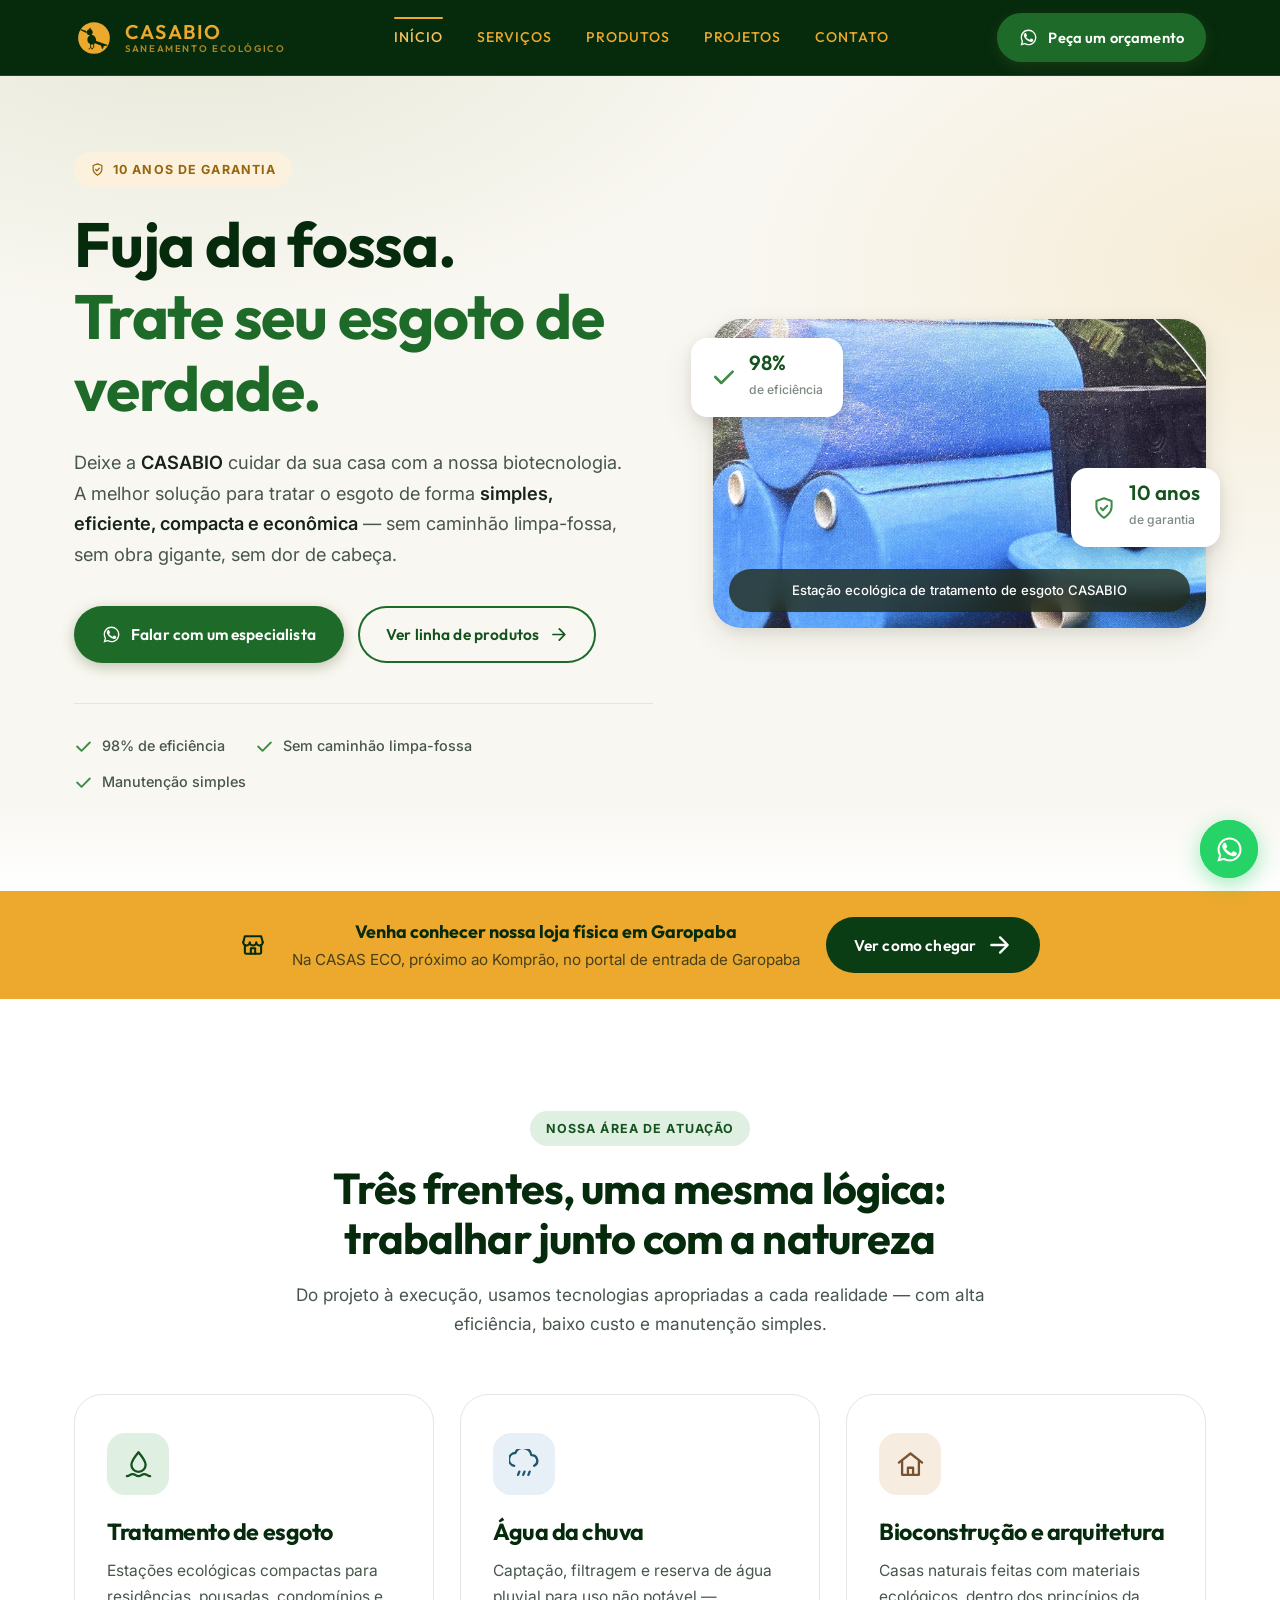
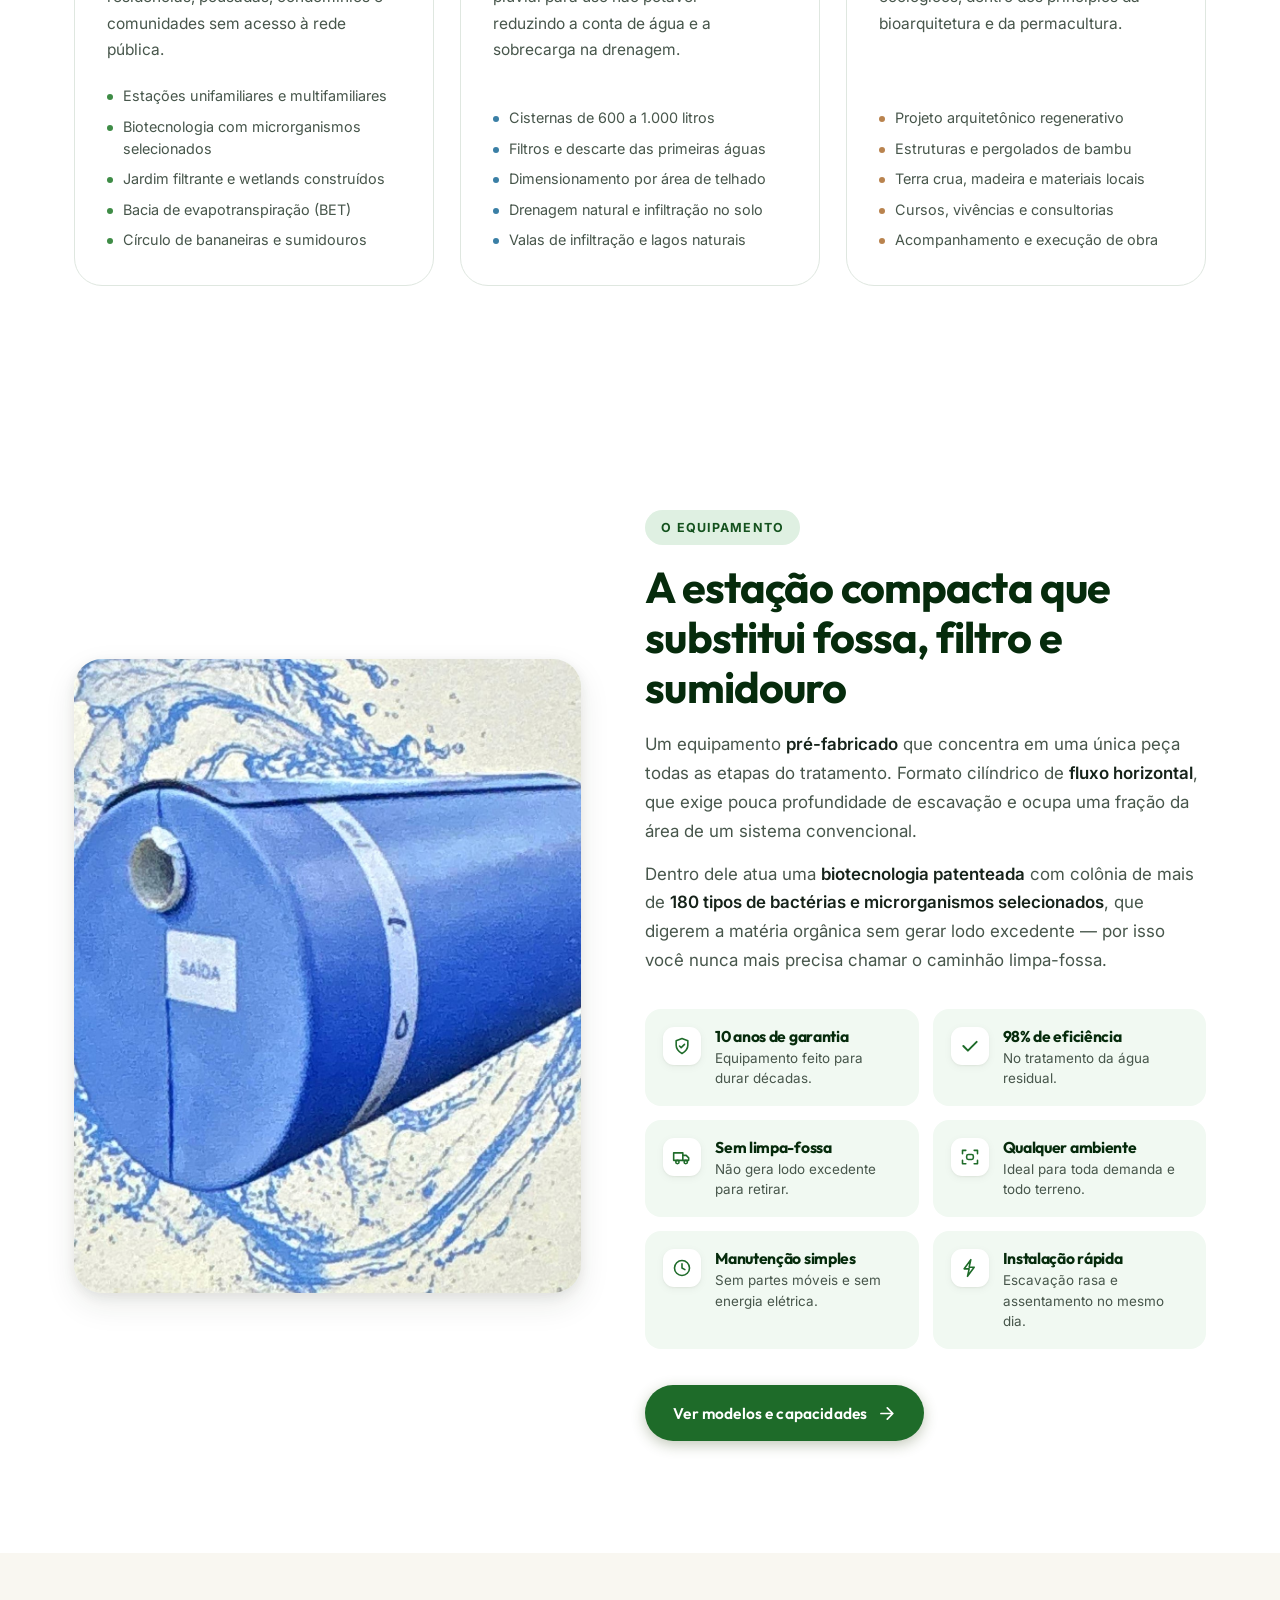
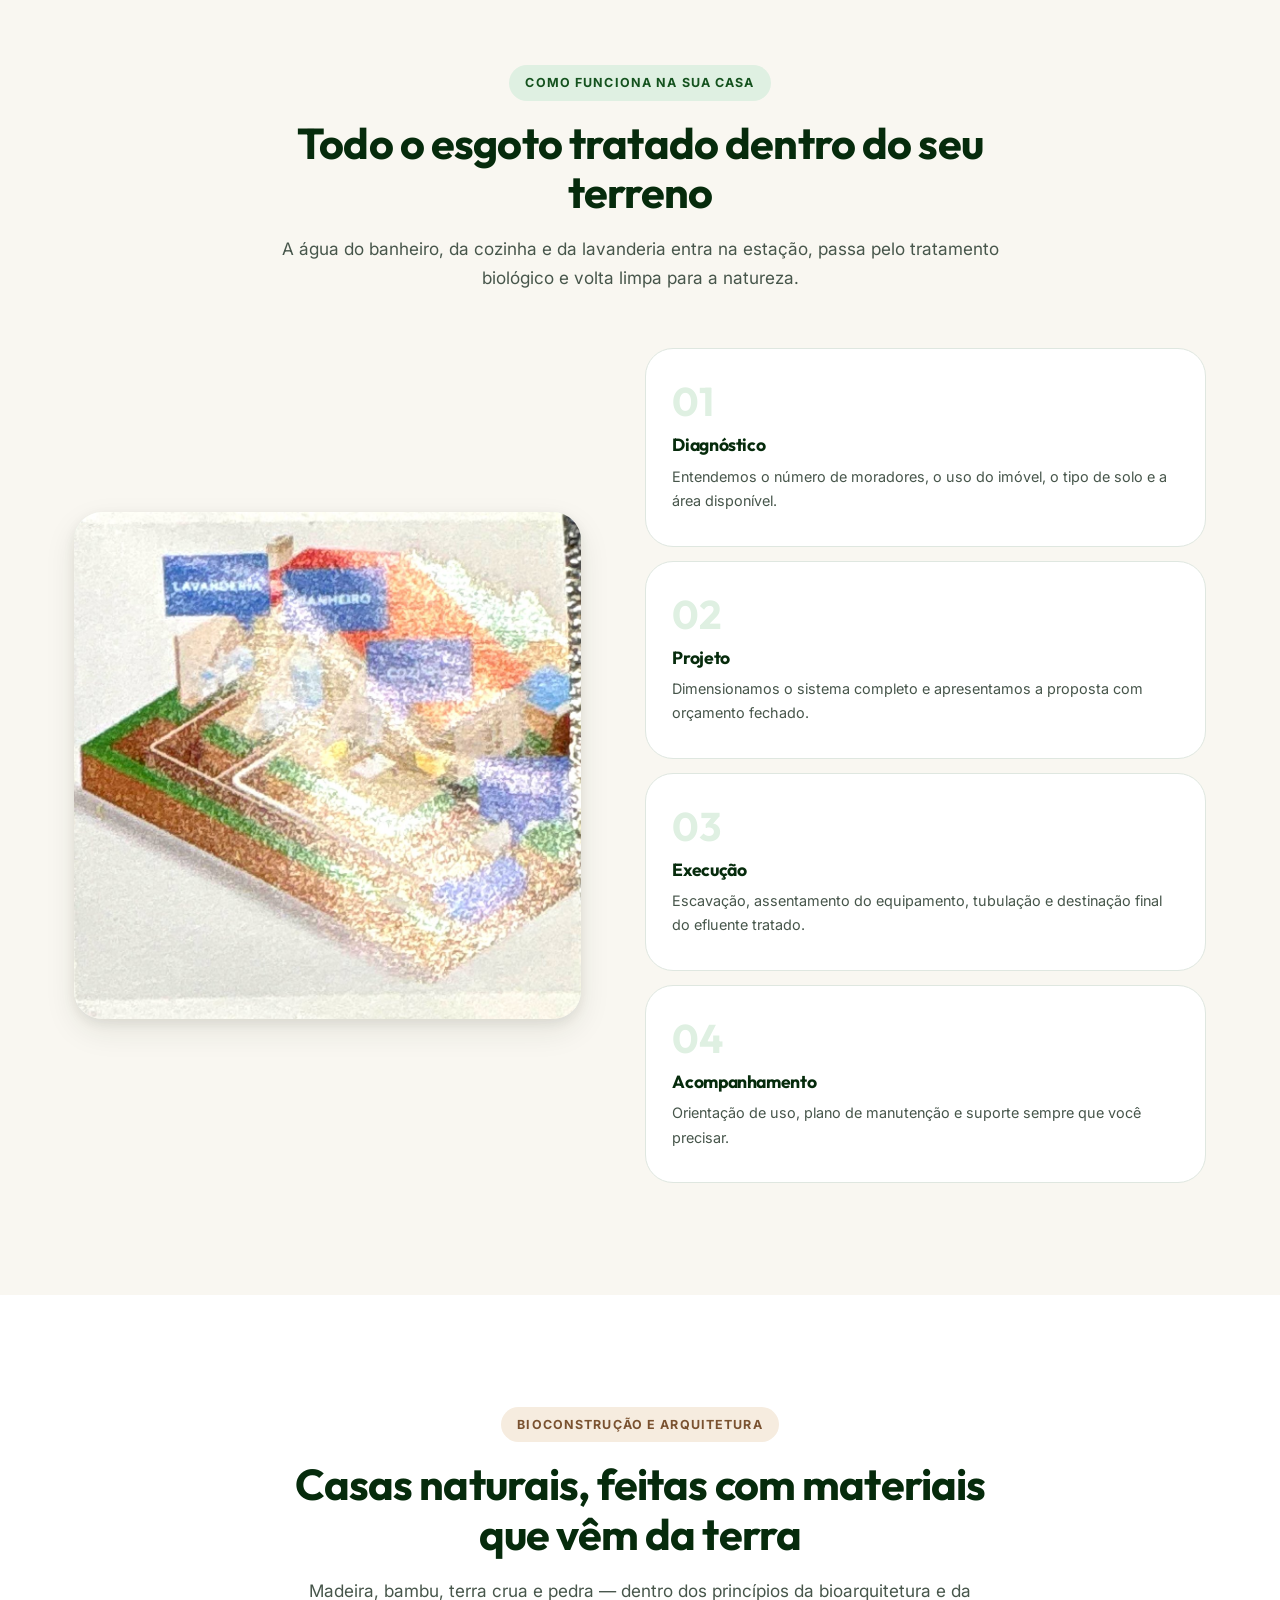
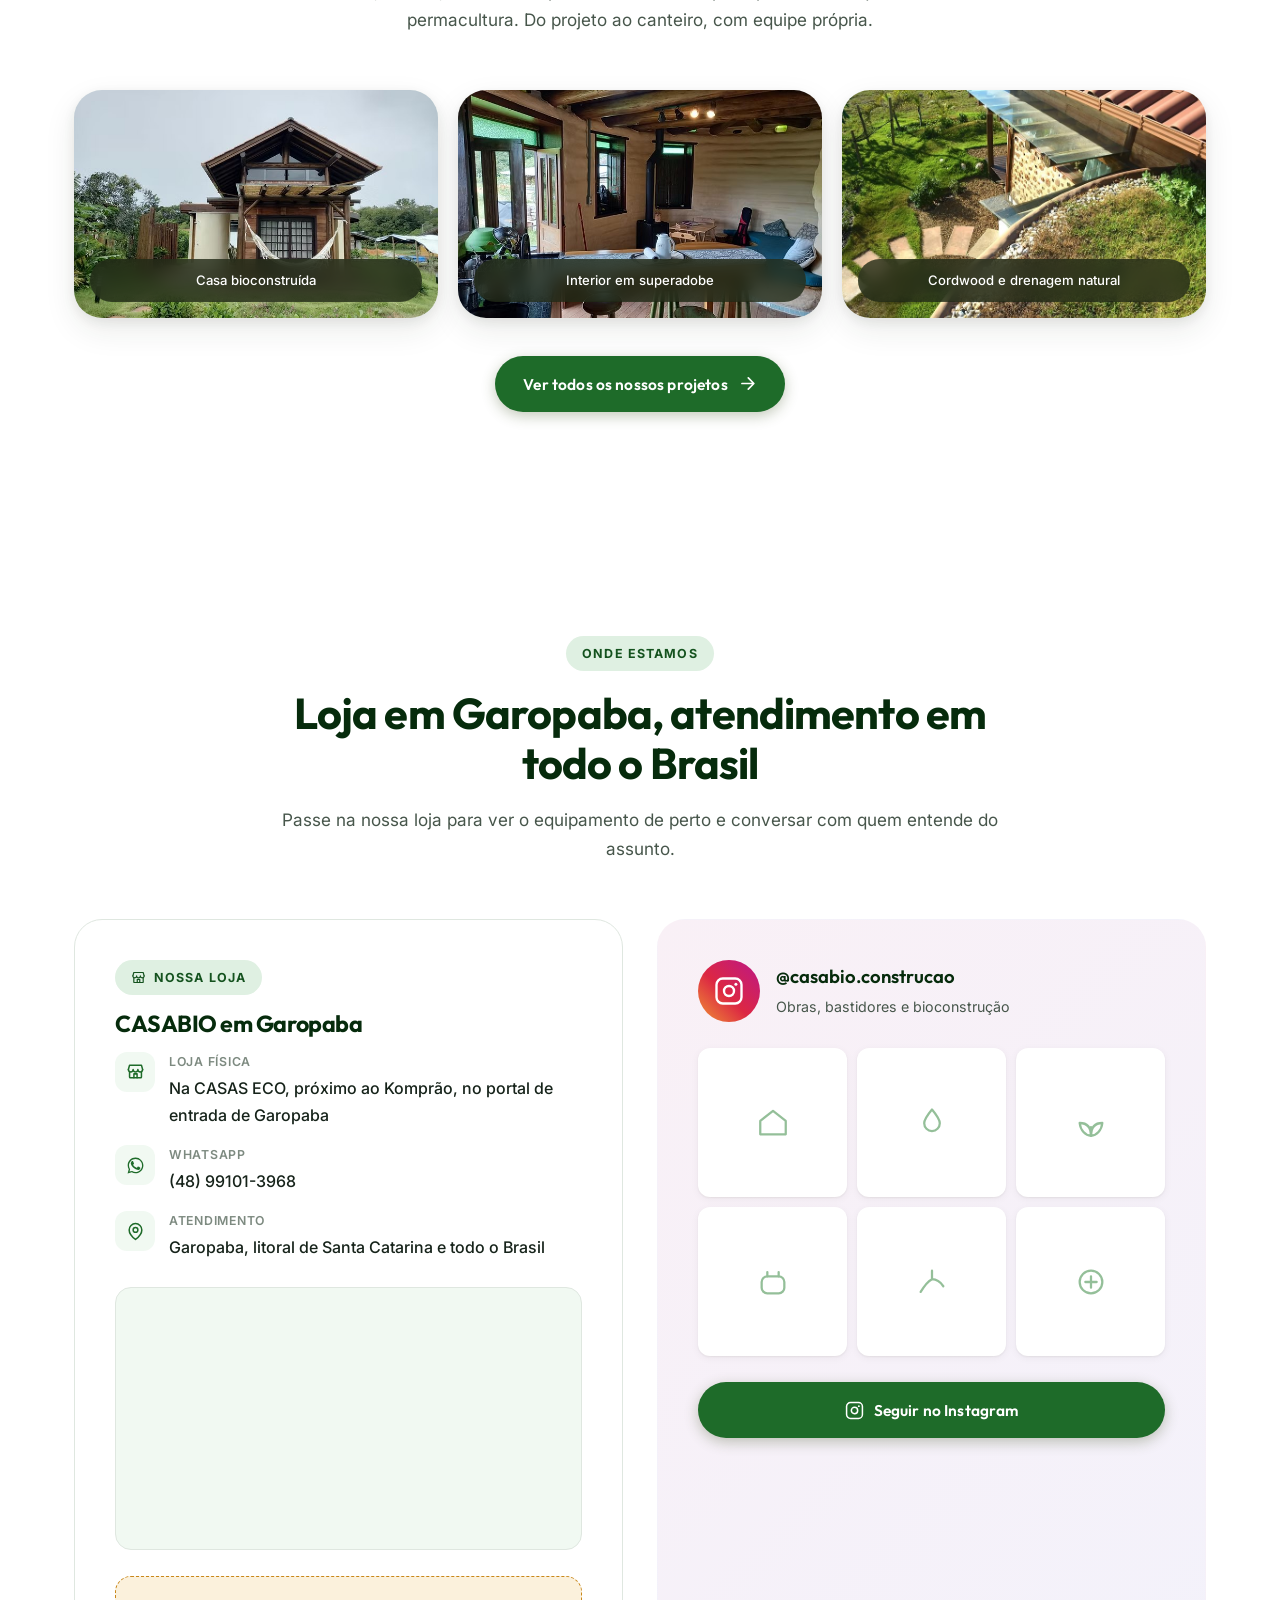
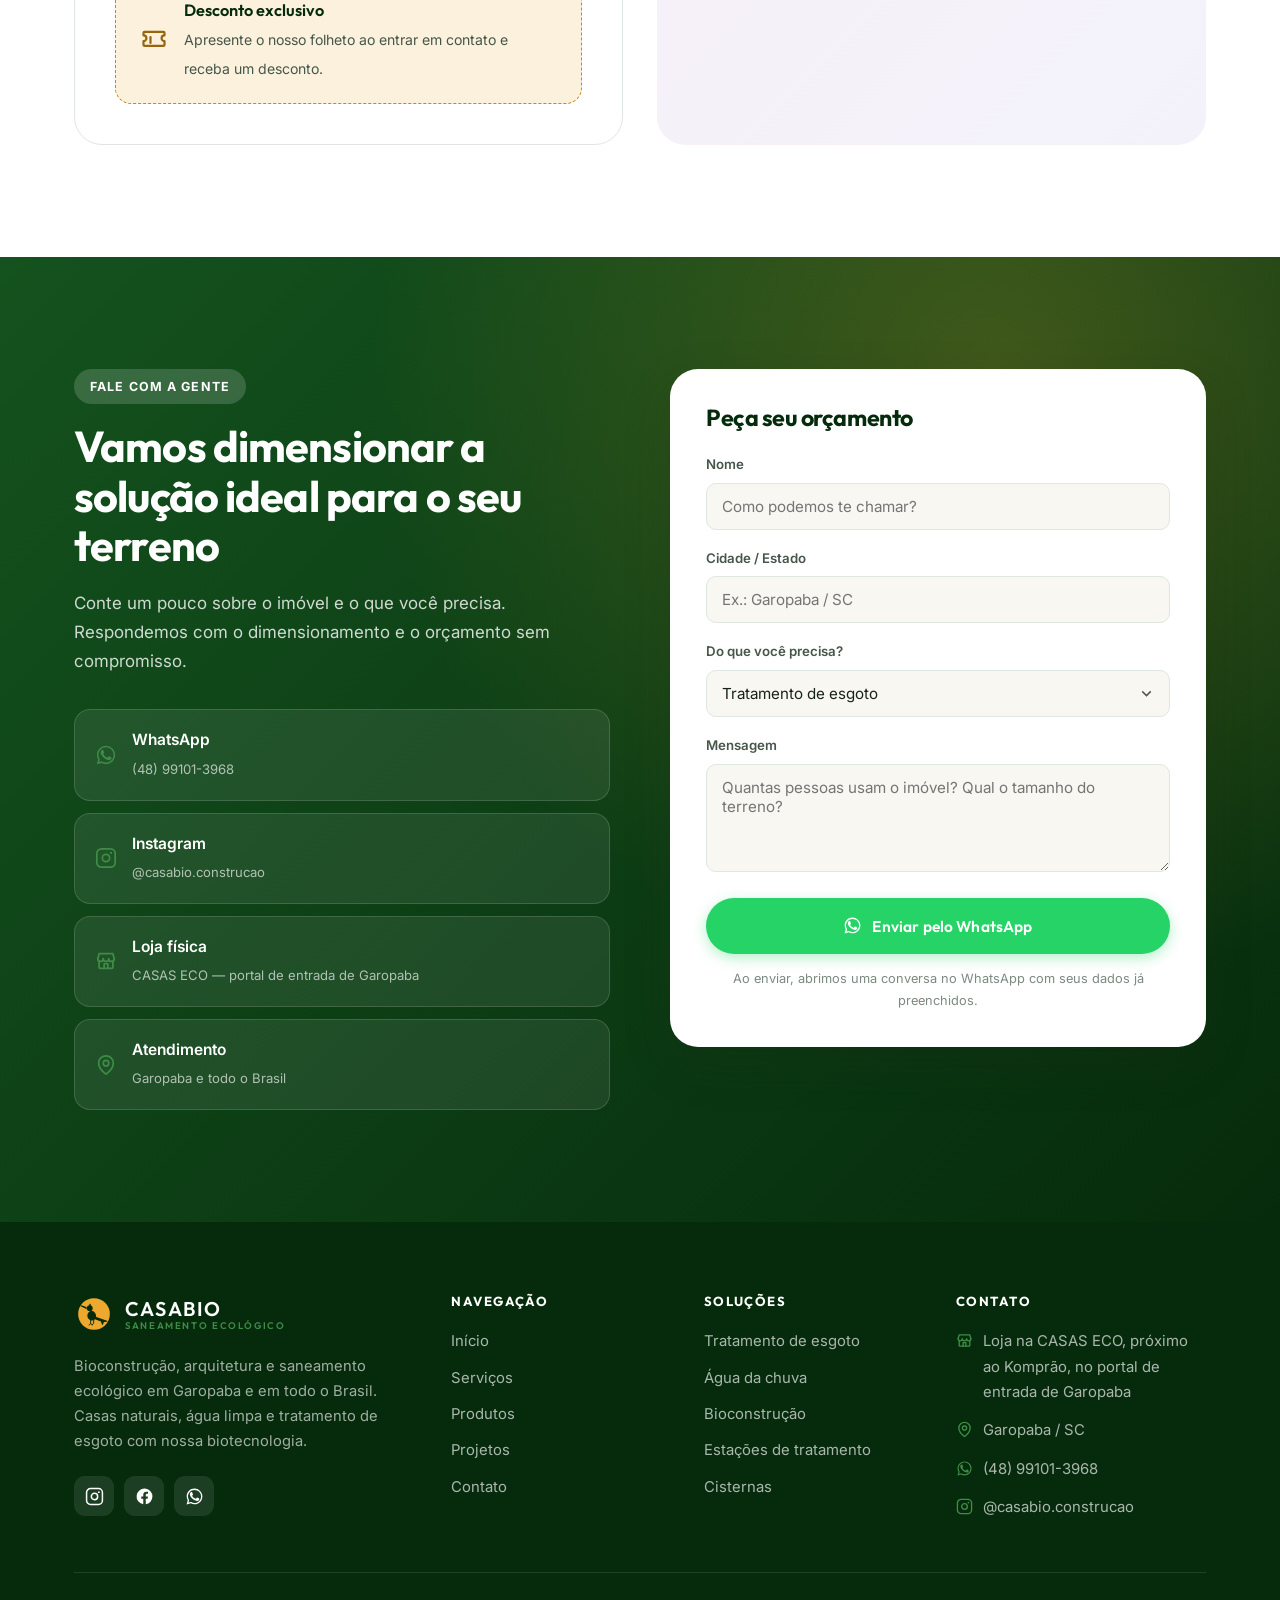
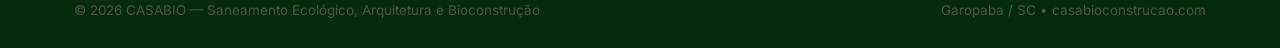
<file: index.html>
<!DOCTYPE html>
<html lang="pt-BR">
<head>
<meta charset="utf-8">
<meta name="viewport" content="width=device-width, initial-scale=1">
<title>CASABIO — Saneamento ecológico, bioconstrução e arquitetura em Garopaba</title>
<meta name="description" content="Fuja da fossa. Estações ecológicas de tratamento de esgoto com 98% de eficiência e 10 anos de garantia, cisternas de água da chuva e bioconstrução. Loja em Garopaba/SC, atendimento em todo o Brasil.">
<meta name="theme-color" content="#445629">
<meta property="og:type" content="website">
<meta property="og:site_name" content="CASABIO">
<meta property="og:title" content="CASABIO — Saneamento ecológico, bioconstrução e arquitetura em Garopaba">
<meta property="og:description" content="Fuja da fossa. Estações ecológicas de tratamento de esgoto com 98% de eficiência e 10 anos de garantia, cisternas de água da chuva e bioconstrução. Loja em Garopaba/SC, atendimento em todo o Brasil.">
<meta property="og:locale" content="pt_BR">
<link rel="icon" href="data:image/svg+xml,%3Csvg xmlns='http://www.w3.org/2000/svg' viewBox='0 0 48 48'%3E%3Ccircle cx='24' cy='24' r='24' fill='%23eda92e'/%3E%3Cg fill='%23062b0c'%3E%3Ccircle cx='20.2' cy='17.6' r='4.2'/%3E%3Cpath d='M17.2 15.9 10 13.4c-.7-.2-1.1.8-.5 1.2l6.6 3.6 1.1-2.3Z'/%3E%3Cpath d='M20.4 20.8c3.2-.7 6 1.1 7.2 3.9 1 2.3.7 4.7-.9 6.3-2.2 2.1-5.8 1.6-7.8-.6-2.2-2.4-2.1-6.3 1.5-9.6Z'/%3E%3Cpath d='M26.6 26.9 40 30.6c.7.2.6 1.2-.1 1.3l-4.3.5-1.3 3.2c-.3.7-1.2.5-1.3-.2l-.9-3.8-6.9-2.2 1.4-2.5Z'/%3E%3C/g%3E%3C/svg%3E">
<link rel="preconnect" href="https://fonts.googleapis.com">
<link rel="preconnect" href="https://fonts.gstatic.com" crossorigin>
<link href="https://fonts.googleapis.com/css2?family=Outfit:wght@500;600;700&family=Inter:wght@400;500;600&display=swap" rel="stylesheet">
<link rel="stylesheet" href="assets/css/style.css">
</head>
<body>
<header class="topo">
  <div class="container topo__interno">
    <a href="index.html" class="logo" aria-label="CASABIO — página inicial">
      <svg class="logo__marca" viewBox="0 0 48 48" fill="none" aria-hidden="true"><circle cx="24" cy="24" r="19" fill="#eda92e"/><g fill="#062b0c"><path d="M18.6 12.3c.4-.9 1.5-.6 1.5.3v2l-1.9-.6.4-1.7Z"/><circle cx="18.9" cy="17" r="3.5"/><path d="M15.7 15.9 8.6 13.4c-.8-.3-1.2.9-.5 1.3l7.2 3.7-.6-2.5Z"/><path d="M19.4 20.3c3.3-.5 5.9 1.5 6.8 4.2.8 2.5.1 5-1.8 6.4-2.3 1.7-5.6.8-7.3-1.6-1.9-2.7-1.1-7 2.3-9Z"/><path d="m25.2 27 14.4 5.1c.7.3.5 1.3-.2 1.3l-3.6.2-.9 2.9c-.2.7-1.2.7-1.4 0l-1.2-3.6-8.1-2.9 1-3Z"/></g><g stroke="#062b0c" stroke-width="1.1" stroke-linecap="round" stroke-linejoin="round"><path d="M20 31.3v4.3l-2 1.6M20 35.6l2.3 1.5"/><path d="M23.6 31.5v3.9l-1.9 1.5"/></g></svg>
      <span class="logo__texto">
        <span class="logo__nome">CASABIO</span>
        <span class="logo__sub">Saneamento Ecológico</span>
      </span>
    </a>

    <nav class="nav" id="nav-principal" aria-label="Navegação principal">
      <a href="index.html" class="ativo">Início</a>
      <a href="servicos.html" class="">Serviços</a>
      <a href="produtos.html" class="">Produtos</a>
      <a href="projetos.html" class="">Projetos</a>
      <a href="contato.html" class="">Contato</a>
      <a href="https://wa.me/5548991013968" class="btn btn--primario" target="_blank" rel="noopener"><svg viewBox="0 0 24 24" fill="currentColor" aria-hidden="true"><path d="M17.47 14.38c-.3-.15-1.75-.86-2.02-.96-.27-.1-.47-.15-.67.15-.2.3-.77.96-.94 1.16-.17.2-.35.22-.64.07-.3-.15-1.25-.46-2.38-1.47-.88-.78-1.47-1.75-1.65-2.05-.17-.3-.02-.46.13-.6.13-.14.3-.35.45-.52.15-.17.2-.3.3-.5.1-.2.05-.37-.02-.52-.08-.15-.67-1.6-.92-2.2-.24-.58-.49-.5-.67-.51h-.57c-.2 0-.52.07-.79.37-.27.3-1.04 1.01-1.04 2.47s1.06 2.86 1.21 3.06c.15.2 2.1 3.2 5.08 4.49.71.3 1.26.49 1.69.63.71.22 1.36.19 1.87.12.57-.09 1.75-.72 2-1.41.25-.69.25-1.28.17-1.41-.07-.13-.27-.2-.57-.35z"/><path d="M12.04 2C6.58 2 2.13 6.45 2.13 11.91c0 1.75.46 3.45 1.32 4.95L2 22l5.25-1.38a9.87 9.87 0 0 0 4.79 1.22h.01c5.46 0 9.91-4.45 9.91-9.91 0-2.65-1.03-5.14-2.9-7.01A9.82 9.82 0 0 0 12.04 2zm0 18.15c-1.48 0-2.93-.4-4.2-1.15l-.3-.18-3.12.82.83-3.04-.2-.31a8.2 8.2 0 0 1-1.26-4.38c0-4.54 3.7-8.24 8.25-8.24 2.2 0 4.27.86 5.83 2.42a8.19 8.19 0 0 1 2.41 5.83c0 4.54-3.7 8.23-8.24 8.23z"/></svg> Orçamento</a>
    </nav>

    <div class="topo__acoes">
      <a href="https://wa.me/5548991013968" class="btn btn--primario" target="_blank" rel="noopener"><svg viewBox="0 0 24 24" fill="currentColor" aria-hidden="true"><path d="M17.47 14.38c-.3-.15-1.75-.86-2.02-.96-.27-.1-.47-.15-.67.15-.2.3-.77.96-.94 1.16-.17.2-.35.22-.64.07-.3-.15-1.25-.46-2.38-1.47-.88-.78-1.47-1.75-1.65-2.05-.17-.3-.02-.46.13-.6.13-.14.3-.35.45-.52.15-.17.2-.3.3-.5.1-.2.05-.37-.02-.52-.08-.15-.67-1.6-.92-2.2-.24-.58-.49-.5-.67-.51h-.57c-.2 0-.52.07-.79.37-.27.3-1.04 1.01-1.04 2.47s1.06 2.86 1.21 3.06c.15.2 2.1 3.2 5.08 4.49.71.3 1.26.49 1.69.63.71.22 1.36.19 1.87.12.57-.09 1.75-.72 2-1.41.25-.69.25-1.28.17-1.41-.07-.13-.27-.2-.57-.35z"/><path d="M12.04 2C6.58 2 2.13 6.45 2.13 11.91c0 1.75.46 3.45 1.32 4.95L2 22l5.25-1.38a9.87 9.87 0 0 0 4.79 1.22h.01c5.46 0 9.91-4.45 9.91-9.91 0-2.65-1.03-5.14-2.9-7.01A9.82 9.82 0 0 0 12.04 2zm0 18.15c-1.48 0-2.93-.4-4.2-1.15l-.3-.18-3.12.82.83-3.04-.2-.31a8.2 8.2 0 0 1-1.26-4.38c0-4.54 3.7-8.24 8.25-8.24 2.2 0 4.27.86 5.83 2.42a8.19 8.19 0 0 1 2.41 5.83c0 4.54-3.7 8.23-8.24 8.23z"/></svg> Peça um orçamento</a>
      <button class="menu-btn" type="button" aria-label="Abrir menu" aria-expanded="false" aria-controls="nav-principal"><span></span></button>
    </div>
  </div>
</header>
<main>

<!-- ================= HERO ================= -->
<section class="hero">
  <div class="container hero__grade">
    <div>
      <span class="selo selo--dourado"><svg viewBox="0 0 24 24" fill="none" stroke="currentColor" stroke-width="1.9" stroke-linecap="round" stroke-linejoin="round" aria-hidden="true"><path d="M12 21s7-4.2 7-10V5.6L12 3 5 5.6V11c0 5.8 7 10 7 10Z"/><path d="m9 12 2 2 4-4"/></svg> 10 anos de garantia</span>
      <h1 class="hero__titulo">Fuja da fossa.<br><span class="texto-verde">Trate seu esgoto de verdade.</span></h1>
      <p class="hero__texto">
        Deixe a <strong>CASABIO</strong> cuidar da sua casa com a nossa biotecnologia.
        A melhor solução para tratar o esgoto de forma <strong>simples, eficiente,
        compacta e econômica</strong> — sem caminhão limpa-fossa, sem obra gigante,
        sem dor de cabeça.
      </p>
      <div class="hero__acoes">
        <a href="https://wa.me/5548991013968" class="btn btn--primario" target="_blank" rel="noopener"><svg viewBox="0 0 24 24" fill="currentColor" aria-hidden="true"><path d="M17.47 14.38c-.3-.15-1.75-.86-2.02-.96-.27-.1-.47-.15-.67.15-.2.3-.77.96-.94 1.16-.17.2-.35.22-.64.07-.3-.15-1.25-.46-2.38-1.47-.88-.78-1.47-1.75-1.65-2.05-.17-.3-.02-.46.13-.6.13-.14.3-.35.45-.52.15-.17.2-.3.3-.5.1-.2.05-.37-.02-.52-.08-.15-.67-1.6-.92-2.2-.24-.58-.49-.5-.67-.51h-.57c-.2 0-.52.07-.79.37-.27.3-1.04 1.01-1.04 2.47s1.06 2.86 1.21 3.06c.15.2 2.1 3.2 5.08 4.49.71.3 1.26.49 1.69.63.71.22 1.36.19 1.87.12.57-.09 1.75-.72 2-1.41.25-.69.25-1.28.17-1.41-.07-.13-.27-.2-.57-.35z"/><path d="M12.04 2C6.58 2 2.13 6.45 2.13 11.91c0 1.75.46 3.45 1.32 4.95L2 22l5.25-1.38a9.87 9.87 0 0 0 4.79 1.22h.01c5.46 0 9.91-4.45 9.91-9.91 0-2.65-1.03-5.14-2.9-7.01A9.82 9.82 0 0 0 12.04 2zm0 18.15c-1.48 0-2.93-.4-4.2-1.15l-.3-.18-3.12.82.83-3.04-.2-.31a8.2 8.2 0 0 1-1.26-4.38c0-4.54 3.7-8.24 8.25-8.24 2.2 0 4.27.86 5.83 2.42a8.19 8.19 0 0 1 2.41 5.83c0 4.54-3.7 8.23-8.24 8.23z"/></svg> Falar com um especialista</a>
        <a href="produtos.html" class="btn btn--secundario">Ver linha de produtos <svg viewBox="0 0 24 24" fill="none" stroke="currentColor" stroke-width="2.2" stroke-linecap="round" stroke-linejoin="round" aria-hidden="true"><path d="M5 12h14m-6-7 7 7-7 7"/></svg></a>
      </div>
      <div class="hero__provas">
        <span class="hero__prova"><svg viewBox="0 0 24 24" fill="none" stroke="currentColor" stroke-width="2.4" stroke-linecap="round" stroke-linejoin="round" aria-hidden="true"><path d="m4 12 5.5 5.5L20 7"/></svg> 98% de eficiência</span>
        <span class="hero__prova"><svg viewBox="0 0 24 24" fill="none" stroke="currentColor" stroke-width="2.4" stroke-linecap="round" stroke-linejoin="round" aria-hidden="true"><path d="m4 12 5.5 5.5L20 7"/></svg> Sem caminhão limpa-fossa</span>
        <span class="hero__prova"><svg viewBox="0 0 24 24" fill="none" stroke="currentColor" stroke-width="2.4" stroke-linecap="round" stroke-linejoin="round" aria-hidden="true"><path d="m4 12 5.5 5.5L20 7"/></svg> Manutenção simples</span>
      </div>
    </div>

    <div class="hero__foto">
      <div class="foto">
        <img src="assets/img/estacao-instalada.jpg"
             alt="Estações ecológicas de tratamento de esgoto CASABIO instaladas em um jardim, com caixa de inspeção e tubulação"
             width="1500" height="857">
        <p class="foto__legenda">Estação ecológica de tratamento de esgoto CASABIO</p>
      </div>

      <div class="hero__flutuante hero__flutuante--a">
        <svg viewBox="0 0 24 24" fill="none" stroke="currentColor" stroke-width="2.4" stroke-linecap="round" stroke-linejoin="round" aria-hidden="true"><path d="m4 12 5.5 5.5L20 7"/></svg>
        <div><strong>98%</strong><span>de eficiência</span></div>
      </div>
      <div class="hero__flutuante hero__flutuante--b">
        <svg viewBox="0 0 24 24" fill="none" stroke="currentColor" stroke-width="1.9" stroke-linecap="round" stroke-linejoin="round" aria-hidden="true"><path d="M12 21s7-4.2 7-10V5.6L12 3 5 5.6V11c0 5.8 7 10 7 10Z"/><path d="m9 12 2 2 4-4"/></svg>
        <div><strong>10 anos</strong><span>de garantia</span></div>
      </div>
    </div>
  </div>
</section>
<section class="faixa-loja">
  <div class="container faixa-loja__interno">
    <svg viewBox="0 0 24 24" fill="none" stroke="currentColor" stroke-width="1.9" stroke-linecap="round" stroke-linejoin="round" aria-hidden="true"><path d="M3 9.5 4.5 4h15L21 9.5"/><path d="M3 9.5a3 3 0 0 0 6 0 3 3 0 0 0 6 0 3 3 0 0 0 6 0"/><path d="M4.5 12v7a1 1 0 0 0 1 1h13a1 1 0 0 0 1-1v-7"/><path d="M10 20v-5h4v5"/></svg>
    <div>
      <strong>Venha conhecer nossa loja física em Garopaba</strong>
      <p>Na CASAS ECO, próximo ao Komprão, no portal de entrada de Garopaba</p>
    </div>
    <a href="contato.html" class="btn">Ver como chegar <svg viewBox="0 0 24 24" fill="none" stroke="currentColor" stroke-width="2.2" stroke-linecap="round" stroke-linejoin="round" aria-hidden="true"><path d="M5 12h14m-6-7 7 7-7 7"/></svg></a>
  </div>
</section>

<!-- ================= ÁREAS DE ATUAÇÃO ================= -->
<section class="secao" id="atuacao">
  <div class="container">
    <div class="cabecalho-secao centro revelar">
      <span class="selo">Nossa área de atuação</span>
      <h2>Três frentes, uma mesma lógica: trabalhar junto com a natureza</h2>
      <p>Do projeto à execução, usamos tecnologias apropriadas a cada realidade — com alta eficiência, baixo custo e manutenção simples.</p>
    </div>

    <div class="areas">
      <article class="area revelar">
        <div class="area__icone">
          <svg viewBox="0 0 24 24" fill="none" stroke="currentColor" stroke-width="1.8" stroke-linecap="round" stroke-linejoin="round"><path d="M12 2.5c3.5 4.2 5.5 7.1 5.5 9.7A5.5 5.5 0 0 1 12 17.7a5.5 5.5 0 0 1-5.5-5.5c0-2.6 2-5.5 5.5-9.7Z"/><path d="M3 21c2.2 0 2.2-1.6 4.5-1.6S9.7 21 12 21s2.2-1.6 4.5-1.6S18.8 21 21 21"/></svg>
        </div>
        <h3>Tratamento de esgoto</h3>
        <p>Estações ecológicas compactas para residências, pousadas, condomínios e comunidades sem acesso à rede pública.</p>
        <ul class="area__lista">
          <li>Estações unifamiliares e multifamiliares</li>
          <li>Biotecnologia com microrganismos selecionados</li>
          <li>Jardim filtrante e wetlands construídos</li>
          <li>Bacia de evapotranspiração (BET)</li>
          <li>Círculo de bananeiras e sumidouros</li>
        </ul>
      </article>

      <article class="area area--agua revelar" data-atraso="120">
        <div class="area__icone">
          <svg viewBox="0 0 24 24" fill="none" stroke="currentColor" stroke-width="1.8" stroke-linecap="round" stroke-linejoin="round"><path d="M4 13a5 5 0 0 1 .9-9.9 6.5 6.5 0 0 1 12.4 1.6A4.4 4.4 0 0 1 19.5 13"/><path d="M8 17.5 7 20m5-2.5L11 20m5-2.5L15 20"/></svg>
        </div>
        <h3>Água da chuva</h3>
        <p>Captação, filtragem e reserva de água pluvial para uso não potável — reduzindo a conta de água e a sobrecarga na drenagem.</p>
        <ul class="area__lista">
          <li>Cisternas de 600 a 1.000 litros</li>
          <li>Filtros e descarte das primeiras águas</li>
          <li>Dimensionamento por área de telhado</li>
          <li>Drenagem natural e infiltração no solo</li>
          <li>Valas de infiltração e lagos naturais</li>
        </ul>
      </article>

      <article class="area area--terra revelar" data-atraso="240">
        <div class="area__icone">
          <svg viewBox="0 0 24 24" fill="none" stroke="currentColor" stroke-width="1.8" stroke-linecap="round" stroke-linejoin="round"><path d="M3 10.5 12 3.5l9 7"/><path d="M5.5 9.5V20h13V9.5"/><path d="M10 20v-5.5h4V20"/></svg>
        </div>
        <h3>Bioconstrução e arquitetura</h3>
        <p>Casas naturais feitas com materiais ecológicos, dentro dos princípios da bioarquitetura e da permacultura.</p>
        <ul class="area__lista">
          <li>Projeto arquitetônico regenerativo</li>
          <li>Estruturas e pergolados de bambu</li>
          <li>Terra crua, madeira e materiais locais</li>
          <li>Cursos, vivências e consultorias</li>
          <li>Acompanhamento e execução de obra</li>
        </ul>
      </article>
    </div>
  </div>
</section>

<!-- ================= EQUIPAMENTO ================= -->
<section class="secao equipamento" id="equipamento">
  <div class="container equipamento__grade">
    <div class="equipamento__arte revelar">
      <div class="foto foto--alta">
        <img src="assets/img/estacao-tratamento.jpg"
             alt="Estação ecológica de tratamento de esgoto CASABIO, tanque cilíndrico horizontal com bocal de saída"
             width="1100" height="1527" loading="lazy">
      </div>
    </div>

    <div class="revelar" data-atraso="120">
      <span class="selo">O equipamento</span>
      <h2>A estação compacta que substitui fossa, filtro e sumidouro</h2>
      <p class="equipamento__texto">
        Um equipamento <strong>pré-fabricado</strong> que concentra em uma única peça todas as
        etapas do tratamento. Formato cilíndrico de <strong>fluxo horizontal</strong>, que exige
        pouca profundidade de escavação e ocupa uma fração da área de um sistema convencional.
      </p>
      <p class="equipamento__texto">
        Dentro dele atua uma <strong>biotecnologia patenteada</strong> com colônia de mais de
        <strong>180 tipos de bactérias e microrganismos selecionados</strong>, que digerem a
        matéria orgânica sem gerar lodo excedente — por isso você nunca mais precisa
        chamar o caminhão limpa-fossa.
      </p>

      <div class="beneficios">
        <div class="beneficio">
          <div class="beneficio__icone"><svg viewBox="0 0 24 24" fill="none" stroke="currentColor" stroke-width="1.9" stroke-linecap="round" stroke-linejoin="round" aria-hidden="true"><path d="M12 21s7-4.2 7-10V5.6L12 3 5 5.6V11c0 5.8 7 10 7 10Z"/><path d="m9 12 2 2 4-4"/></svg></div>
          <div><h4>10 anos de garantia</h4><p>Equipamento feito para durar décadas.</p></div>
        </div>
        <div class="beneficio">
          <div class="beneficio__icone"><svg viewBox="0 0 24 24" fill="none" stroke="currentColor" stroke-width="2.4" stroke-linecap="round" stroke-linejoin="round" aria-hidden="true"><path d="m4 12 5.5 5.5L20 7"/></svg></div>
          <div><h4>98% de eficiência</h4><p>No tratamento da água residual.</p></div>
        </div>
        <div class="beneficio">
          <div class="beneficio__icone"><svg viewBox="0 0 24 24" fill="none" stroke="currentColor" stroke-width="1.9" stroke-linecap="round" stroke-linejoin="round" aria-hidden="true"><path d="M2 7h11v9H2z"/><path d="M13 10h4l3 3v3h-7"/><circle cx="6.5" cy="18" r="2"/><circle cx="16.5" cy="18" r="2"/></svg></div>
          <div><h4>Sem limpa-fossa</h4><p>Não gera lodo excedente para retirar.</p></div>
        </div>
        <div class="beneficio">
          <div class="beneficio__icone"><svg viewBox="0 0 24 24" fill="none" stroke="currentColor" stroke-width="1.9" stroke-linecap="round" stroke-linejoin="round"><path d="M3 8V4h4M21 8V4h-4M3 16v4h4M21 16v4h-4"/><rect x="8" y="9" width="8" height="6" rx="2"/></svg></div>
          <div><h4>Qualquer ambiente</h4><p>Ideal para toda demanda e todo terreno.</p></div>
        </div>
        <div class="beneficio">
          <div class="beneficio__icone"><svg viewBox="0 0 24 24" fill="none" stroke="currentColor" stroke-width="1.9" stroke-linecap="round" stroke-linejoin="round" aria-hidden="true"><circle cx="12" cy="12" r="9"/><path d="M12 7v5l3.5 2"/></svg></div>
          <div><h4>Manutenção simples</h4><p>Sem partes móveis e sem energia elétrica.</p></div>
        </div>
        <div class="beneficio">
          <div class="beneficio__icone"><svg viewBox="0 0 24 24" fill="none" stroke="currentColor" stroke-width="1.9" stroke-linecap="round" stroke-linejoin="round"><path d="m13 2-8 11h6l-2 9 8-11h-6l2-9Z"/></svg></div>
          <div><h4>Instalação rápida</h4><p>Escavação rasa e assentamento no mesmo dia.</p></div>
        </div>
      </div>

      <div class="hero__acoes">
        <a href="produtos.html#estacoes" class="btn btn--primario">Ver modelos e capacidades <svg viewBox="0 0 24 24" fill="none" stroke="currentColor" stroke-width="2.2" stroke-linecap="round" stroke-linejoin="round" aria-hidden="true"><path d="M5 12h14m-6-7 7 7-7 7"/></svg></a>
      </div>
    </div>
  </div>
</section>

<!-- ================= COMO FUNCIONA ================= -->
<section class="secao secao--areia">
  <div class="container">
    <div class="cabecalho-secao centro revelar">
      <span class="selo">Como funciona na sua casa</span>
      <h2>Todo o esgoto tratado dentro do seu terreno</h2>
      <p>A água do banheiro, da cozinha e da lavanderia entra na estação, passa pelo tratamento biológico e volta limpa para a natureza.</p>
    </div>

    <div class="equipamento__grade">
      <div class="equipamento__arte revelar">
        <div class="foto foto--quadrada">
          <img src="assets/img/esquema-sistema.jpg"
               alt="Esquema do sistema: esgoto da lavanderia e do banheiro segue por tubulação até a estação de tratamento enterrada no terreno"
               width="1100" height="1089" loading="lazy">
        </div>
      </div>
      <div class="revelar" data-atraso="120">
        <div class="etapas" style="grid-template-columns:1fr;gap:14px">
          <article class="etapa"><h3>Diagnóstico</h3><p>Entendemos o número de moradores, o uso do imóvel, o tipo de solo e a área disponível.</p></article>
          <article class="etapa"><h3>Projeto</h3><p>Dimensionamos o sistema completo e apresentamos a proposta com orçamento fechado.</p></article>
          <article class="etapa"><h3>Execução</h3><p>Escavação, assentamento do equipamento, tubulação e destinação final do efluente tratado.</p></article>
          <article class="etapa"><h3>Acompanhamento</h3><p>Orientação de uso, plano de manutenção e suporte sempre que você precisar.</p></article>
        </div>
      </div>
    </div>
  </div>
</section>

<!-- ================= BIOCONSTRUÇÃO ================= -->
<!--
  GALERIA DE FOTOS — hoje mostra o Chalé Ecológico. Quando houver fotos de
  outros projetos, troque o src e o alt de cada figure por elas.
-->
<section class="secao" id="bioconstrucao">
  <div class="container">
    <div class="cabecalho-secao centro revelar">
      <span class="selo selo--terra">Bioconstrução e arquitetura</span>
      <h2>Casas naturais, feitas com materiais que vêm da terra</h2>
      <p>Madeira, bambu, terra crua e pedra — dentro dos princípios da bioarquitetura e da permacultura. Do projeto ao canteiro, com equipe própria.</p>
    </div>

    <div class="galeria">
      <figure class="foto foto--larga revelar">
        <img src="assets/img/chale-fachada.jpg" width="689" height="517" loading="lazy"
             alt="Chalé bioconstruído com pergolado de bambu sobre o deck, rede armada e parede de cordwood">
        <figcaption class="foto__legenda">Casa bioconstruída</figcaption>
      </figure>
      <figure class="foto foto--larga revelar" data-atraso="120">
        <img src="assets/img/chale-estar.jpg" width="689" height="517" loading="lazy"
             alt="Interior com paredes curvas de superadobe, fogão a lenha, banco embutido e portas com vitrais coloridos">
        <figcaption class="foto__legenda">Interior em superadobe</figcaption>
      </figure>
      <figure class="foto foto--larga revelar" data-atraso="240">
        <img src="assets/img/chale-detalhe.jpg" width="775" height="517" loading="lazy"
             alt="Parede de cordwood vista de fora, com telha cerâmica e faixa de seixos rolados fazendo a drenagem natural">
        <figcaption class="foto__legenda">Cordwood e drenagem natural</figcaption>
      </figure>
    </div>

    <p style="text-align:center;margin-top:38px">
      <a href="projetos.html" class="btn btn--primario">Ver todos os nossos projetos <svg viewBox="0 0 24 24" fill="none" stroke="currentColor" stroke-width="2.2" stroke-linecap="round" stroke-linejoin="round" aria-hidden="true"><path d="M5 12h14m-6-7 7 7-7 7"/></svg></a>
    </p>
  </div>
</section>

<!-- ================= LOCALIZAÇÃO + INSTAGRAM ================= -->
<section class="secao" id="localizacao">
  <div class="container">
    <div class="cabecalho-secao centro revelar">
      <span class="selo">Onde estamos</span>
      <h2>Loja em Garopaba, atendimento em todo o Brasil</h2>
      <p>Passe na nossa loja para ver o equipamento de perto e conversar com quem entende do assunto.</p>
    </div>

    <div class="local__grade">
      <div class="cartao revelar">
        <span class="selo"><svg viewBox="0 0 24 24" fill="none" stroke="currentColor" stroke-width="1.9" stroke-linecap="round" stroke-linejoin="round" aria-hidden="true"><path d="M3 9.5 4.5 4h15L21 9.5"/><path d="M3 9.5a3 3 0 0 0 6 0 3 3 0 0 0 6 0 3 3 0 0 0 6 0"/><path d="M4.5 12v7a1 1 0 0 0 1 1h13a1 1 0 0 0 1-1v-7"/><path d="M10 20v-5h4v5"/></svg> Nossa loja</span>
        <h3>CASABIO em Garopaba</h3>
        <dl class="info-lista">
          <div class="info-item">
            <div class="info-item__icone"><svg viewBox="0 0 24 24" fill="none" stroke="currentColor" stroke-width="1.9" stroke-linecap="round" stroke-linejoin="round" aria-hidden="true"><path d="M3 9.5 4.5 4h15L21 9.5"/><path d="M3 9.5a3 3 0 0 0 6 0 3 3 0 0 0 6 0 3 3 0 0 0 6 0"/><path d="M4.5 12v7a1 1 0 0 0 1 1h13a1 1 0 0 0 1-1v-7"/><path d="M10 20v-5h4v5"/></svg></div>
            <div><dt>Loja física</dt><dd>Na CASAS ECO, próximo ao Komprão, no portal de entrada de Garopaba</dd></div>
          </div>
          <div class="info-item">
            <div class="info-item__icone"><svg viewBox="0 0 24 24" fill="currentColor" aria-hidden="true"><path d="M17.47 14.38c-.3-.15-1.75-.86-2.02-.96-.27-.1-.47-.15-.67.15-.2.3-.77.96-.94 1.16-.17.2-.35.22-.64.07-.3-.15-1.25-.46-2.38-1.47-.88-.78-1.47-1.75-1.65-2.05-.17-.3-.02-.46.13-.6.13-.14.3-.35.45-.52.15-.17.2-.3.3-.5.1-.2.05-.37-.02-.52-.08-.15-.67-1.6-.92-2.2-.24-.58-.49-.5-.67-.51h-.57c-.2 0-.52.07-.79.37-.27.3-1.04 1.01-1.04 2.47s1.06 2.86 1.21 3.06c.15.2 2.1 3.2 5.08 4.49.71.3 1.26.49 1.69.63.71.22 1.36.19 1.87.12.57-.09 1.75-.72 2-1.41.25-.69.25-1.28.17-1.41-.07-.13-.27-.2-.57-.35z"/><path d="M12.04 2C6.58 2 2.13 6.45 2.13 11.91c0 1.75.46 3.45 1.32 4.95L2 22l5.25-1.38a9.87 9.87 0 0 0 4.79 1.22h.01c5.46 0 9.91-4.45 9.91-9.91 0-2.65-1.03-5.14-2.9-7.01A9.82 9.82 0 0 0 12.04 2zm0 18.15c-1.48 0-2.93-.4-4.2-1.15l-.3-.18-3.12.82.83-3.04-.2-.31a8.2 8.2 0 0 1-1.26-4.38c0-4.54 3.7-8.24 8.25-8.24 2.2 0 4.27.86 5.83 2.42a8.19 8.19 0 0 1 2.41 5.83c0 4.54-3.7 8.23-8.24 8.23z"/></svg></div>
            <div><dt>WhatsApp</dt><dd><a href="https://wa.me/5548991013968" target="_blank" rel="noopener">(48) 99101-3968</a></dd></div>
          </div>
          <div class="info-item">
            <div class="info-item__icone"><svg viewBox="0 0 24 24" fill="none" stroke="currentColor" stroke-width="1.9" stroke-linecap="round" stroke-linejoin="round" aria-hidden="true"><path d="M20 10c0 6-8 12-8 12s-8-6-8-12a8 8 0 0 1 16 0z"/><circle cx="12" cy="10" r="3"/></svg></div>
            <div><dt>Atendimento</dt><dd>Garopaba, litoral de Santa Catarina e todo o Brasil</dd></div>
          </div>
        </dl>
        <div class="mapa">
          <iframe
            src="https://www.google.com/maps?q=Casas+Eco+Garopaba+SC&output=embed"
            loading="lazy" referrerpolicy="no-referrer-when-downgrade"
            title="Mapa da localização da loja CASABIO em Garopaba/SC"></iframe>
        </div>
        <div class="desconto">
          <svg viewBox="0 0 24 24" fill="none" stroke="currentColor" stroke-width="1.9" stroke-linecap="round" stroke-linejoin="round" aria-hidden="true"><path d="M3 8V6a1 1 0 0 1 1-1h16a1 1 0 0 1 1 1v2a2.5 2.5 0 0 0 0 5v3a1 1 0 0 1-1 1H4a1 1 0 0 1-1-1v-3a2.5 2.5 0 0 0 0-5Z"/><path d="M9 9.5v5"/></svg>
          <div>
            <strong>Desconto exclusivo</strong>
            <span>Apresente o nosso folheto ao entrar em contato e receba um desconto.</span>
          </div>
        </div>
      </div>

      <div class="cartao insta revelar" data-atraso="120">
        <div class="insta__topo">
          <div class="insta__avatar"><svg viewBox="0 0 24 24" fill="none" stroke="currentColor" stroke-width="1.9" stroke-linecap="round" stroke-linejoin="round" aria-hidden="true"><rect x="2" y="2" width="20" height="20" rx="5"/><circle cx="12" cy="12" r="4"/><circle cx="17.5" cy="6.5" r="1.2" fill="currentColor" stroke="none"/></svg></div>
          <div class="insta__perfil">
            <strong>@casabio.construcao</strong>
            <span>Obras, bastidores e bioconstrução</span>
          </div>
        </div>
        <div class="insta__grade">
          <div class="insta__post"><svg viewBox="0 0 24 24" fill="none" stroke="currentColor" stroke-width="1.6" stroke-linecap="round" stroke-linejoin="round"><path d="M3 10.5 12 3.5l9 7V20H3v-9.5Z"/></svg></div>
          <div class="insta__post"><svg viewBox="0 0 24 24" fill="none" stroke="currentColor" stroke-width="1.6" stroke-linecap="round" stroke-linejoin="round"><path d="M12 2.5c3.5 4.2 5.5 7.1 5.5 9.7A5.5 5.5 0 0 1 12 17.7a5.5 5.5 0 0 1-5.5-5.5c0-2.6 2-5.5 5.5-9.7Z"/></svg></div>
          <div class="insta__post"><svg viewBox="0 0 24 24" fill="none" stroke="currentColor" stroke-width="1.6" stroke-linecap="round" stroke-linejoin="round"><path d="M12 21c0-6 3-9 8-9-.5 5-4 9-8 9Zm0 0c0-6-3-9-8-9 .5 5 4 9 8 9Z"/><path d="M12 21v-6"/></svg></div>
          <div class="insta__post"><svg viewBox="0 0 24 24" fill="none" stroke="currentColor" stroke-width="1.6" stroke-linecap="round" stroke-linejoin="round"><rect x="4" y="8" width="16" height="12" rx="4"/><path d="M8 8V5m8 3V5"/></svg></div>
          <div class="insta__post"><svg viewBox="0 0 24 24" fill="none" stroke="currentColor" stroke-width="1.6" stroke-linecap="round" stroke-linejoin="round"><path d="M4 19c3-5 6-8 8-9m0 0c3 0 6 2 8 5m-8-5V4"/></svg></div>
          <div class="insta__post"><svg viewBox="0 0 24 24" fill="none" stroke="currentColor" stroke-width="1.6" stroke-linecap="round" stroke-linejoin="round"><circle cx="12" cy="12" r="8"/><path d="M12 8v8m-4-4h8"/></svg></div>
        </div>
        <a href="https://instagram.com/casabio.construcao" class="btn btn--primario btn--bloco" target="_blank" rel="noopener"><svg viewBox="0 0 24 24" fill="none" stroke="currentColor" stroke-width="1.9" stroke-linecap="round" stroke-linejoin="round" aria-hidden="true"><rect x="2" y="2" width="20" height="20" rx="5"/><circle cx="12" cy="12" r="4"/><circle cx="17.5" cy="6.5" r="1.2" fill="currentColor" stroke="none"/></svg> Seguir no Instagram</a>
      </div>
    </div>
  </div>
</section>

<section class="secao cta" id="contato">
  <div class="container cta__grade">
    <div class="revelar">
      <span class="selo selo--claro">Fale com a gente</span>
      <h2>Vamos dimensionar a solução ideal para o seu terreno</h2>
      <p class="cta__texto">Conte um pouco sobre o imóvel e o que você precisa. Respondemos com o dimensionamento e o orçamento sem compromisso.</p>
      <div class="cta__canais">
        <a class="cta__canal" href="https://wa.me/5548991013968" target="_blank" rel="noopener">
          <svg viewBox="0 0 24 24" fill="currentColor" aria-hidden="true"><path d="M17.47 14.38c-.3-.15-1.75-.86-2.02-.96-.27-.1-.47-.15-.67.15-.2.3-.77.96-.94 1.16-.17.2-.35.22-.64.07-.3-.15-1.25-.46-2.38-1.47-.88-.78-1.47-1.75-1.65-2.05-.17-.3-.02-.46.13-.6.13-.14.3-.35.45-.52.15-.17.2-.3.3-.5.1-.2.05-.37-.02-.52-.08-.15-.67-1.6-.92-2.2-.24-.58-.49-.5-.67-.51h-.57c-.2 0-.52.07-.79.37-.27.3-1.04 1.01-1.04 2.47s1.06 2.86 1.21 3.06c.15.2 2.1 3.2 5.08 4.49.71.3 1.26.49 1.69.63.71.22 1.36.19 1.87.12.57-.09 1.75-.72 2-1.41.25-.69.25-1.28.17-1.41-.07-.13-.27-.2-.57-.35z"/><path d="M12.04 2C6.58 2 2.13 6.45 2.13 11.91c0 1.75.46 3.45 1.32 4.95L2 22l5.25-1.38a9.87 9.87 0 0 0 4.79 1.22h.01c5.46 0 9.91-4.45 9.91-9.91 0-2.65-1.03-5.14-2.9-7.01A9.82 9.82 0 0 0 12.04 2zm0 18.15c-1.48 0-2.93-.4-4.2-1.15l-.3-.18-3.12.82.83-3.04-.2-.31a8.2 8.2 0 0 1-1.26-4.38c0-4.54 3.7-8.24 8.25-8.24 2.2 0 4.27.86 5.83 2.42a8.19 8.19 0 0 1 2.41 5.83c0 4.54-3.7 8.23-8.24 8.23z"/></svg><div><strong>WhatsApp</strong><span>(48) 99101-3968</span></div>
        </a>
        <a class="cta__canal" href="https://instagram.com/casabio.construcao" target="_blank" rel="noopener">
          <svg viewBox="0 0 24 24" fill="none" stroke="currentColor" stroke-width="1.9" stroke-linecap="round" stroke-linejoin="round" aria-hidden="true"><rect x="2" y="2" width="20" height="20" rx="5"/><circle cx="12" cy="12" r="4"/><circle cx="17.5" cy="6.5" r="1.2" fill="currentColor" stroke="none"/></svg><div><strong>Instagram</strong><span>@casabio.construcao</span></div>
        </a>
        <a class="cta__canal" href="contato.html">
          <svg viewBox="0 0 24 24" fill="none" stroke="currentColor" stroke-width="1.9" stroke-linecap="round" stroke-linejoin="round" aria-hidden="true"><path d="M3 9.5 4.5 4h15L21 9.5"/><path d="M3 9.5a3 3 0 0 0 6 0 3 3 0 0 0 6 0 3 3 0 0 0 6 0"/><path d="M4.5 12v7a1 1 0 0 0 1 1h13a1 1 0 0 0 1-1v-7"/><path d="M10 20v-5h4v5"/></svg><div><strong>Loja física</strong><span>CASAS ECO — portal de entrada de Garopaba</span></div>
        </a>
        <div class="cta__canal">
          <svg viewBox="0 0 24 24" fill="none" stroke="currentColor" stroke-width="1.9" stroke-linecap="round" stroke-linejoin="round" aria-hidden="true"><path d="M20 10c0 6-8 12-8 12s-8-6-8-12a8 8 0 0 1 16 0z"/><circle cx="12" cy="10" r="3"/></svg><div><strong>Atendimento</strong><span>Garopaba e todo o Brasil</span></div>
        </div>
      </div>
    </div>

    <form class="form revelar" data-atraso="120" data-form-whatsapp="5548991013968">
      <h3>Peça seu orçamento</h3>
      <div class="campo">
        <label for="nome">Nome</label>
        <input type="text" id="nome" name="nome" required placeholder="Como podemos te chamar?">
      </div>
      <div class="campo">
        <label for="cidade">Cidade / Estado</label>
        <input type="text" id="cidade" name="cidade" placeholder="Ex.: Garopaba / SC">
      </div>
      <div class="campo">
        <label for="interesse">Do que você precisa?</label>
        <select id="interesse" name="interesse">
          <option>Tratamento de esgoto</option>
          <option>Captação de água da chuva</option>
          <option>Bioconstrução</option>
          <option>Arquitetura e projeto</option>
          <option>Outro assunto</option>
        </select>
      </div>
      <div class="campo">
        <label for="mensagem">Mensagem</label>
        <textarea id="mensagem" name="mensagem" placeholder="Quantas pessoas usam o imóvel? Qual o tamanho do terreno?"></textarea>
      </div>
      <button type="submit" class="btn btn--zap btn--bloco"><svg viewBox="0 0 24 24" fill="currentColor" aria-hidden="true"><path d="M17.47 14.38c-.3-.15-1.75-.86-2.02-.96-.27-.1-.47-.15-.67.15-.2.3-.77.96-.94 1.16-.17.2-.35.22-.64.07-.3-.15-1.25-.46-2.38-1.47-.88-.78-1.47-1.75-1.65-2.05-.17-.3-.02-.46.13-.6.13-.14.3-.35.45-.52.15-.17.2-.3.3-.5.1-.2.05-.37-.02-.52-.08-.15-.67-1.6-.92-2.2-.24-.58-.49-.5-.67-.51h-.57c-.2 0-.52.07-.79.37-.27.3-1.04 1.01-1.04 2.47s1.06 2.86 1.21 3.06c.15.2 2.1 3.2 5.08 4.49.71.3 1.26.49 1.69.63.71.22 1.36.19 1.87.12.57-.09 1.75-.72 2-1.41.25-.69.25-1.28.17-1.41-.07-.13-.27-.2-.57-.35z"/><path d="M12.04 2C6.58 2 2.13 6.45 2.13 11.91c0 1.75.46 3.45 1.32 4.95L2 22l5.25-1.38a9.87 9.87 0 0 0 4.79 1.22h.01c5.46 0 9.91-4.45 9.91-9.91 0-2.65-1.03-5.14-2.9-7.01A9.82 9.82 0 0 0 12.04 2zm0 18.15c-1.48 0-2.93-.4-4.2-1.15l-.3-.18-3.12.82.83-3.04-.2-.31a8.2 8.2 0 0 1-1.26-4.38c0-4.54 3.7-8.24 8.25-8.24 2.2 0 4.27.86 5.83 2.42a8.19 8.19 0 0 1 2.41 5.83c0 4.54-3.7 8.23-8.24 8.23z"/></svg> Enviar pelo WhatsApp</button>
      <p class="form__nota">Ao enviar, abrimos uma conversa no WhatsApp com seus dados já preenchidos.</p>
    </form>
  </div>
</section>
</main>
<footer class="rodape">
  <div class="container">
    <div class="rodape__grade">
      <div>
        <a href="index.html" class="logo">
          <svg class="logo__marca" viewBox="0 0 48 48" fill="none" aria-hidden="true"><circle cx="24" cy="24" r="19" fill="#eda92e"/><g fill="#062b0c"><path d="M18.6 12.3c.4-.9 1.5-.6 1.5.3v2l-1.9-.6.4-1.7Z"/><circle cx="18.9" cy="17" r="3.5"/><path d="M15.7 15.9 8.6 13.4c-.8-.3-1.2.9-.5 1.3l7.2 3.7-.6-2.5Z"/><path d="M19.4 20.3c3.3-.5 5.9 1.5 6.8 4.2.8 2.5.1 5-1.8 6.4-2.3 1.7-5.6.8-7.3-1.6-1.9-2.7-1.1-7 2.3-9Z"/><path d="m25.2 27 14.4 5.1c.7.3.5 1.3-.2 1.3l-3.6.2-.9 2.9c-.2.7-1.2.7-1.4 0l-1.2-3.6-8.1-2.9 1-3Z"/></g><g stroke="#062b0c" stroke-width="1.1" stroke-linecap="round" stroke-linejoin="round"><path d="M20 31.3v4.3l-2 1.6M20 35.6l2.3 1.5"/><path d="M23.6 31.5v3.9l-1.9 1.5"/></g></svg>
          <span class="logo__texto">
            <span class="logo__nome">CASABIO</span>
            <span class="logo__sub">Saneamento Ecológico</span>
          </span>
        </a>
        <p class="rodape__sobre">Bioconstrução, arquitetura e saneamento ecológico em Garopaba e em todo o Brasil. Casas naturais, água limpa e tratamento de esgoto com nossa biotecnologia.</p>
        <div class="rodape__sociais">
          <a href="https://instagram.com/casabio.construcao" target="_blank" rel="noopener" aria-label="Instagram"><svg viewBox="0 0 24 24" fill="none" stroke="currentColor" stroke-width="1.9" stroke-linecap="round" stroke-linejoin="round" aria-hidden="true"><rect x="2" y="2" width="20" height="20" rx="5"/><circle cx="12" cy="12" r="4"/><circle cx="17.5" cy="6.5" r="1.2" fill="currentColor" stroke="none"/></svg></a>
          <a href="https://www.facebook.com/casabioconstrucao" target="_blank" rel="noopener" aria-label="Facebook"><svg viewBox="0 0 24 24" fill="currentColor" aria-hidden="true"><path d="M22 12a10 10 0 1 0-11.56 9.88v-6.99H7.9V12h2.54V9.8c0-2.5 1.49-3.89 3.77-3.89 1.09 0 2.24.2 2.24.2v2.46h-1.26c-1.24 0-1.63.77-1.63 1.56V12h2.78l-.45 2.89h-2.33v6.99A10 10 0 0 0 22 12z"/></svg></a>
          <a href="https://wa.me/5548991013968" target="_blank" rel="noopener" aria-label="WhatsApp"><svg viewBox="0 0 24 24" fill="currentColor" aria-hidden="true"><path d="M17.47 14.38c-.3-.15-1.75-.86-2.02-.96-.27-.1-.47-.15-.67.15-.2.3-.77.96-.94 1.16-.17.2-.35.22-.64.07-.3-.15-1.25-.46-2.38-1.47-.88-.78-1.47-1.75-1.65-2.05-.17-.3-.02-.46.13-.6.13-.14.3-.35.45-.52.15-.17.2-.3.3-.5.1-.2.05-.37-.02-.52-.08-.15-.67-1.6-.92-2.2-.24-.58-.49-.5-.67-.51h-.57c-.2 0-.52.07-.79.37-.27.3-1.04 1.01-1.04 2.47s1.06 2.86 1.21 3.06c.15.2 2.1 3.2 5.08 4.49.71.3 1.26.49 1.69.63.71.22 1.36.19 1.87.12.57-.09 1.75-.72 2-1.41.25-.69.25-1.28.17-1.41-.07-.13-.27-.2-.57-.35z"/><path d="M12.04 2C6.58 2 2.13 6.45 2.13 11.91c0 1.75.46 3.45 1.32 4.95L2 22l5.25-1.38a9.87 9.87 0 0 0 4.79 1.22h.01c5.46 0 9.91-4.45 9.91-9.91 0-2.65-1.03-5.14-2.9-7.01A9.82 9.82 0 0 0 12.04 2zm0 18.15c-1.48 0-2.93-.4-4.2-1.15l-.3-.18-3.12.82.83-3.04-.2-.31a8.2 8.2 0 0 1-1.26-4.38c0-4.54 3.7-8.24 8.25-8.24 2.2 0 4.27.86 5.83 2.42a8.19 8.19 0 0 1 2.41 5.83c0 4.54-3.7 8.23-8.24 8.23z"/></svg></a>
        </div>
      </div>

      <div>
        <h4>Navegação</h4>
        <div class="rodape__links">
          <a href="index.html">Início</a>
          <a href="servicos.html">Serviços</a>
          <a href="produtos.html">Produtos</a>
          <a href="projetos.html">Projetos</a>
          <a href="contato.html">Contato</a>
        </div>
      </div>

      <div>
        <h4>Soluções</h4>
        <div class="rodape__links">
          <a href="servicos.html#esgoto">Tratamento de esgoto</a>
          <a href="servicos.html#chuva">Água da chuva</a>
          <a href="servicos.html#bioconstrucao">Bioconstrução</a>
          <a href="produtos.html#estacoes">Estações de tratamento</a>
          <a href="produtos.html#cisternas">Cisternas</a>
        </div>
      </div>

      <div>
        <h4>Contato</h4>
        <div class="rodape__contato">
          <span><svg viewBox="0 0 24 24" fill="none" stroke="currentColor" stroke-width="1.9" stroke-linecap="round" stroke-linejoin="round" aria-hidden="true"><path d="M3 9.5 4.5 4h15L21 9.5"/><path d="M3 9.5a3 3 0 0 0 6 0 3 3 0 0 0 6 0 3 3 0 0 0 6 0"/><path d="M4.5 12v7a1 1 0 0 0 1 1h13a1 1 0 0 0 1-1v-7"/><path d="M10 20v-5h4v5"/></svg> Loja na CASAS ECO, próximo ao Komprão, no portal de entrada de Garopaba</span>
          <span><svg viewBox="0 0 24 24" fill="none" stroke="currentColor" stroke-width="1.9" stroke-linecap="round" stroke-linejoin="round" aria-hidden="true"><path d="M20 10c0 6-8 12-8 12s-8-6-8-12a8 8 0 0 1 16 0z"/><circle cx="12" cy="10" r="3"/></svg> Garopaba / SC</span>
          <a href="https://wa.me/5548991013968" target="_blank" rel="noopener"><svg viewBox="0 0 24 24" fill="currentColor" aria-hidden="true"><path d="M17.47 14.38c-.3-.15-1.75-.86-2.02-.96-.27-.1-.47-.15-.67.15-.2.3-.77.96-.94 1.16-.17.2-.35.22-.64.07-.3-.15-1.25-.46-2.38-1.47-.88-.78-1.47-1.75-1.65-2.05-.17-.3-.02-.46.13-.6.13-.14.3-.35.45-.52.15-.17.2-.3.3-.5.1-.2.05-.37-.02-.52-.08-.15-.67-1.6-.92-2.2-.24-.58-.49-.5-.67-.51h-.57c-.2 0-.52.07-.79.37-.27.3-1.04 1.01-1.04 2.47s1.06 2.86 1.21 3.06c.15.2 2.1 3.2 5.08 4.49.71.3 1.26.49 1.69.63.71.22 1.36.19 1.87.12.57-.09 1.75-.72 2-1.41.25-.69.25-1.28.17-1.41-.07-.13-.27-.2-.57-.35z"/><path d="M12.04 2C6.58 2 2.13 6.45 2.13 11.91c0 1.75.46 3.45 1.32 4.95L2 22l5.25-1.38a9.87 9.87 0 0 0 4.79 1.22h.01c5.46 0 9.91-4.45 9.91-9.91 0-2.65-1.03-5.14-2.9-7.01A9.82 9.82 0 0 0 12.04 2zm0 18.15c-1.48 0-2.93-.4-4.2-1.15l-.3-.18-3.12.82.83-3.04-.2-.31a8.2 8.2 0 0 1-1.26-4.38c0-4.54 3.7-8.24 8.25-8.24 2.2 0 4.27.86 5.83 2.42a8.19 8.19 0 0 1 2.41 5.83c0 4.54-3.7 8.23-8.24 8.23z"/></svg> (48) 99101-3968</a>
          <a href="https://instagram.com/casabio.construcao" target="_blank" rel="noopener"><svg viewBox="0 0 24 24" fill="none" stroke="currentColor" stroke-width="1.9" stroke-linecap="round" stroke-linejoin="round" aria-hidden="true"><rect x="2" y="2" width="20" height="20" rx="5"/><circle cx="12" cy="12" r="4"/><circle cx="17.5" cy="6.5" r="1.2" fill="currentColor" stroke="none"/></svg> @casabio.construcao</a>
        </div>
      </div>
    </div>

    <div class="rodape__base">
      <p>© <span data-ano>2026</span> CASABIO — Saneamento Ecológico, Arquitetura e Bioconstrução</p>
      <p>Garopaba / SC • casabioconstrucao.com</p>
    </div>
  </div>
</footer>

<a href="https://wa.me/5548991013968" class="zap-flutuante" target="_blank" rel="noopener" aria-label="Falar no WhatsApp"><svg viewBox="0 0 24 24" fill="currentColor" aria-hidden="true"><path d="M17.47 14.38c-.3-.15-1.75-.86-2.02-.96-.27-.1-.47-.15-.67.15-.2.3-.77.96-.94 1.16-.17.2-.35.22-.64.07-.3-.15-1.25-.46-2.38-1.47-.88-.78-1.47-1.75-1.65-2.05-.17-.3-.02-.46.13-.6.13-.14.3-.35.45-.52.15-.17.2-.3.3-.5.1-.2.05-.37-.02-.52-.08-.15-.67-1.6-.92-2.2-.24-.58-.49-.5-.67-.51h-.57c-.2 0-.52.07-.79.37-.27.3-1.04 1.01-1.04 2.47s1.06 2.86 1.21 3.06c.15.2 2.1 3.2 5.08 4.49.71.3 1.26.49 1.69.63.71.22 1.36.19 1.87.12.57-.09 1.75-.72 2-1.41.25-.69.25-1.28.17-1.41-.07-.13-.27-.2-.57-.35z"/><path d="M12.04 2C6.58 2 2.13 6.45 2.13 11.91c0 1.75.46 3.45 1.32 4.95L2 22l5.25-1.38a9.87 9.87 0 0 0 4.79 1.22h.01c5.46 0 9.91-4.45 9.91-9.91 0-2.65-1.03-5.14-2.9-7.01A9.82 9.82 0 0 0 12.04 2zm0 18.15c-1.48 0-2.93-.4-4.2-1.15l-.3-.18-3.12.82.83-3.04-.2-.31a8.2 8.2 0 0 1-1.26-4.38c0-4.54 3.7-8.24 8.25-8.24 2.2 0 4.27.86 5.83 2.42a8.19 8.19 0 0 1 2.41 5.83c0 4.54-3.7 8.23-8.24 8.23z"/></svg></a>

<script src="assets/js/main.js"></script>
</body>
</html>
</file>
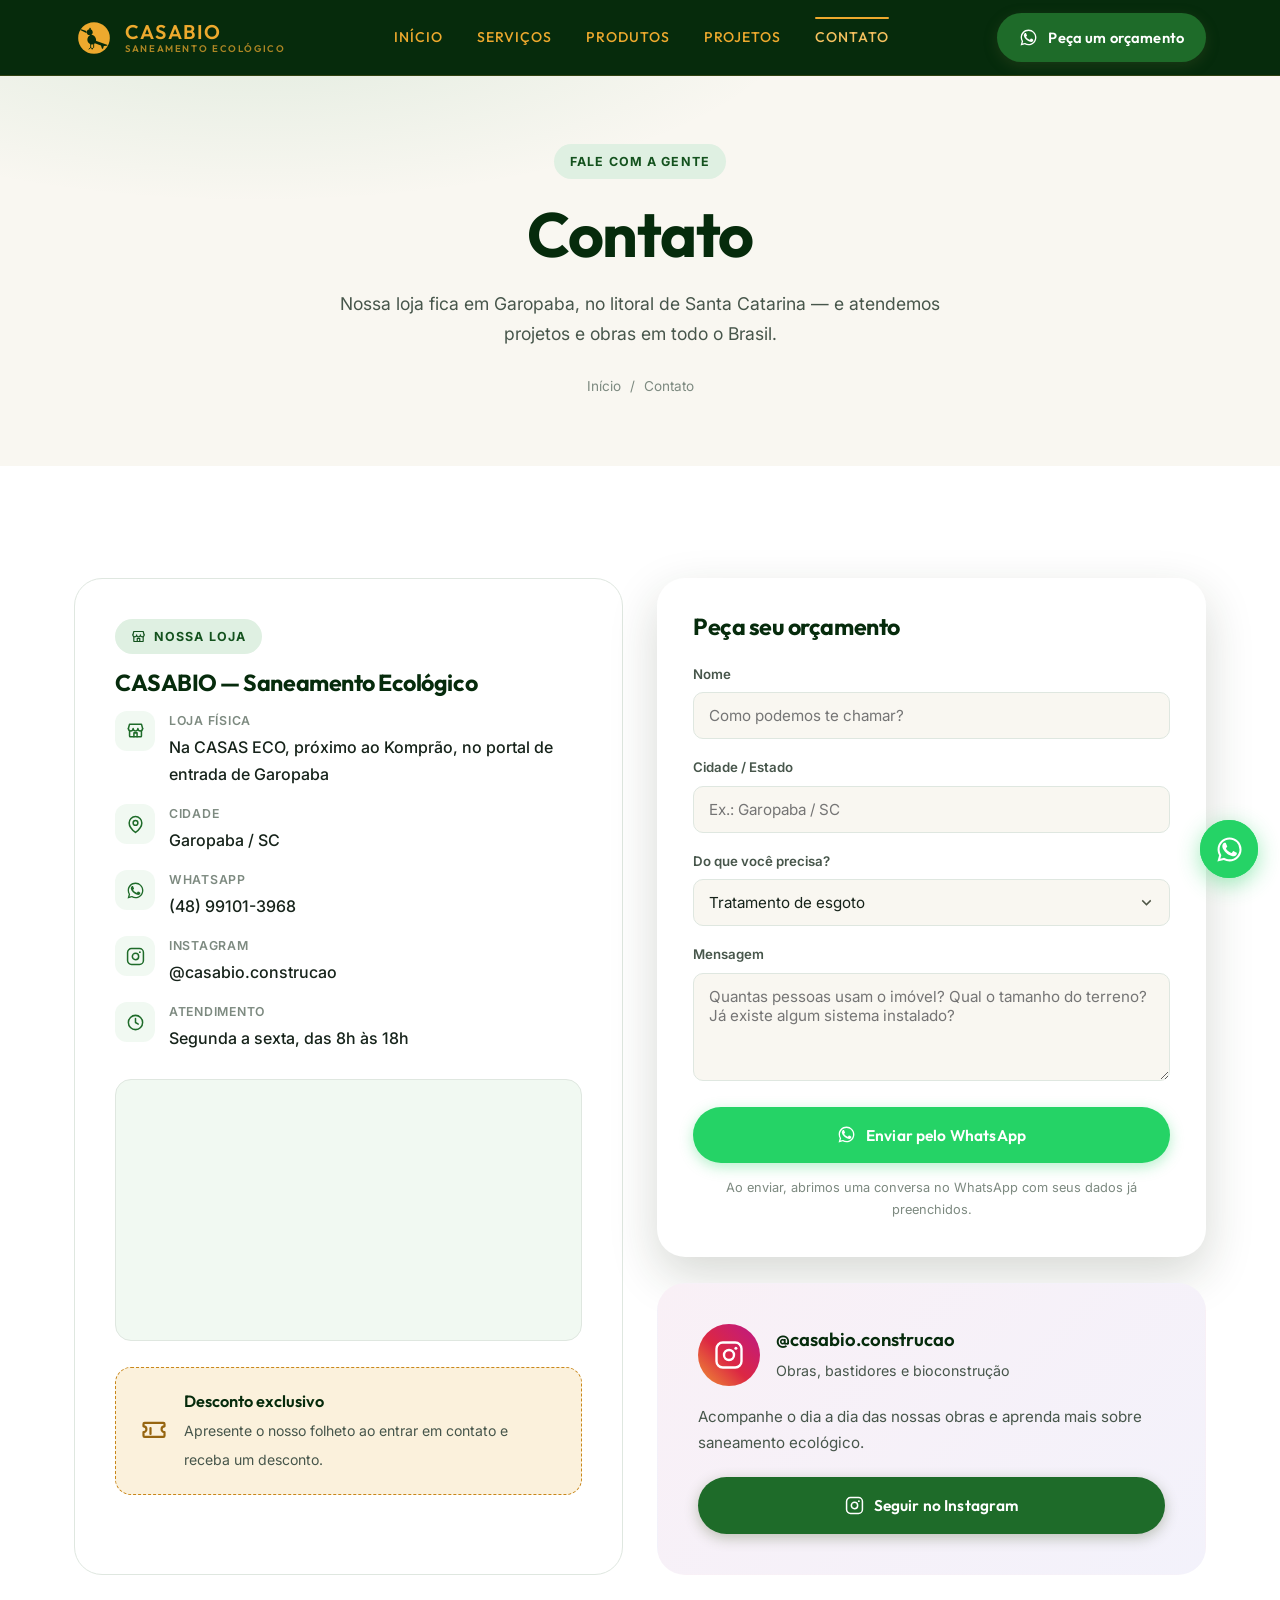
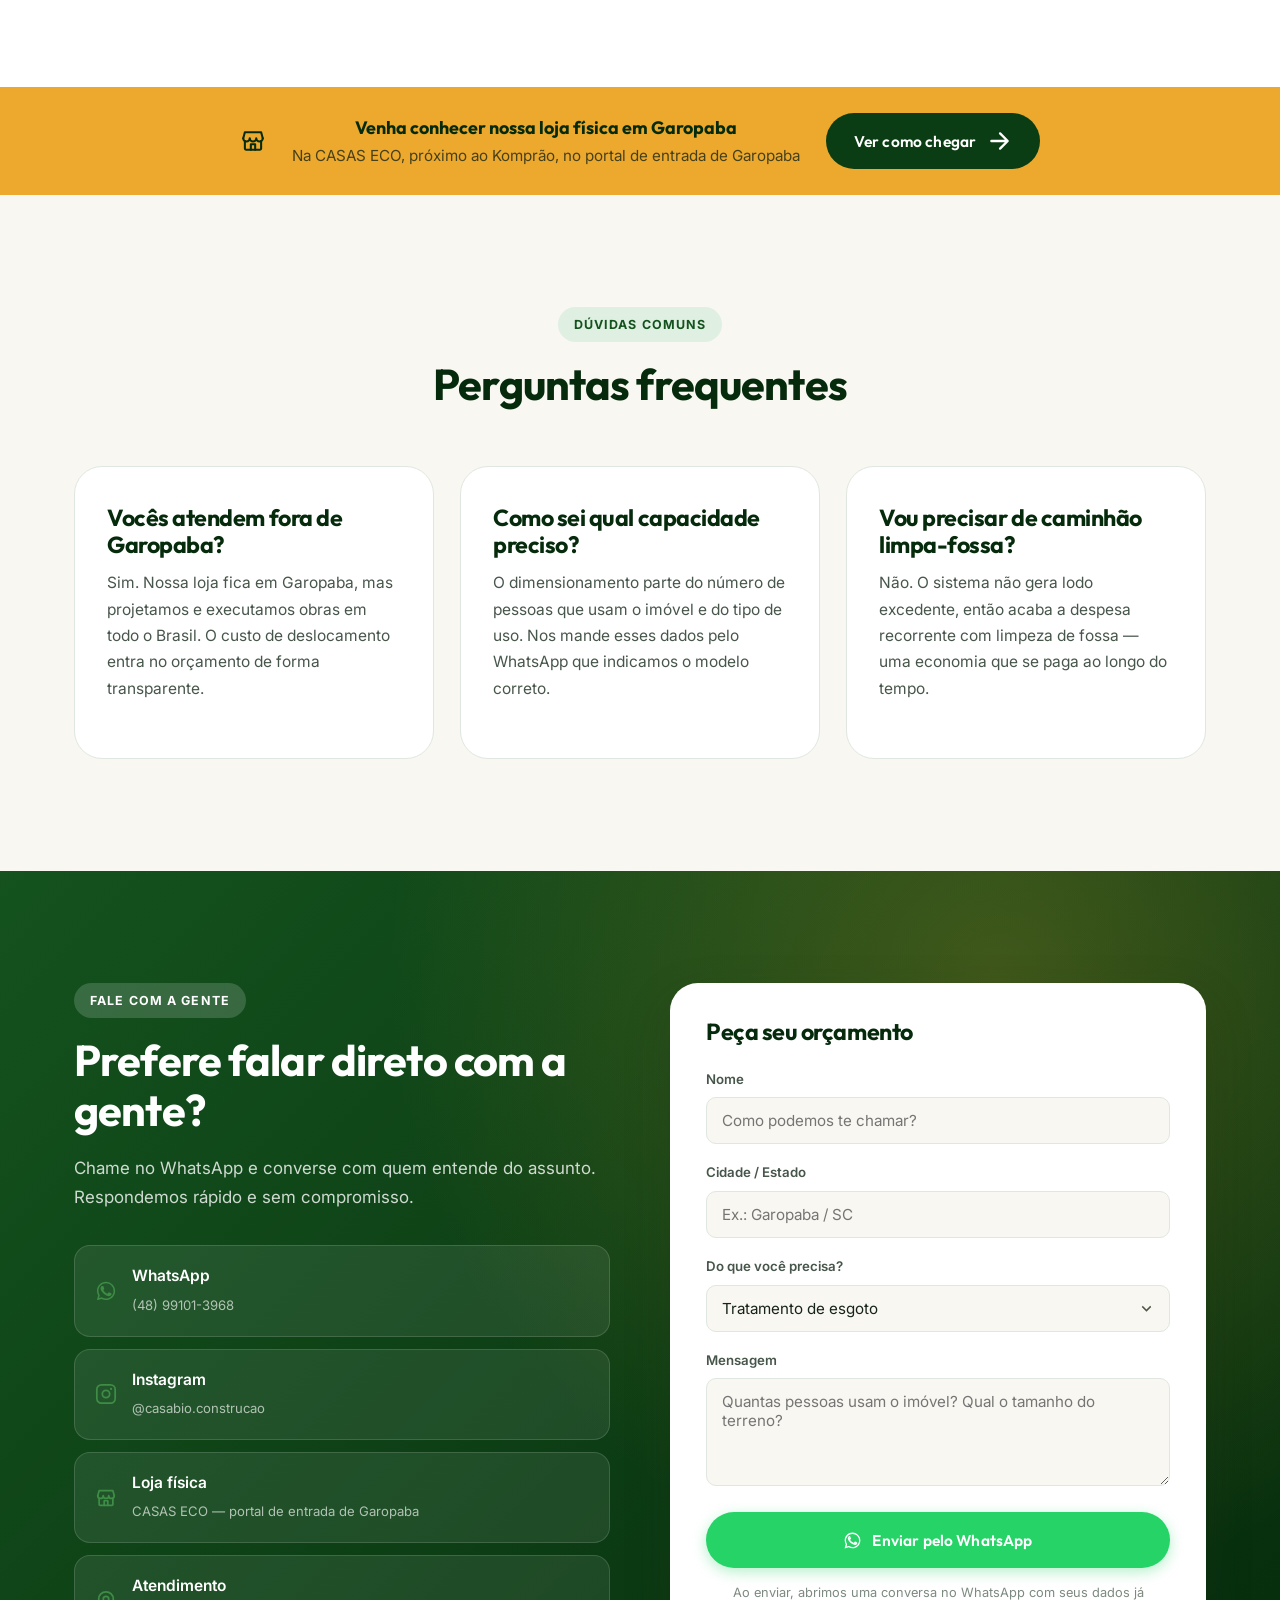
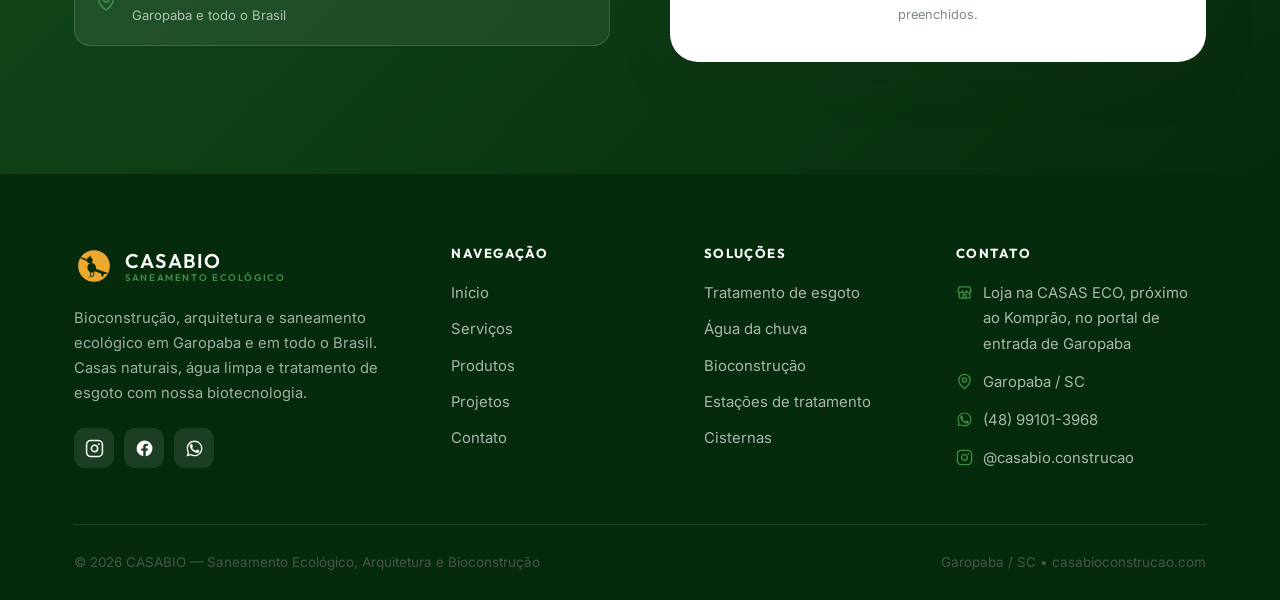
<file: contato.html>
<!DOCTYPE html>
<html lang="pt-BR">
<head>
<meta charset="utf-8">
<meta name="viewport" content="width=device-width, initial-scale=1">
<title>Contato — CASABIO | Loja em Garopaba/SC</title>
<meta name="description" content="Fale com a CASABIO. WhatsApp (48) 99101-3968. Loja física na CASAS ECO, próximo ao Komprão, no portal de entrada de Garopaba/SC. Atendimento em todo o Brasil.">
<meta name="theme-color" content="#445629">
<meta property="og:type" content="website">
<meta property="og:site_name" content="CASABIO">
<meta property="og:title" content="Contato — CASABIO | Loja em Garopaba/SC">
<meta property="og:description" content="Fale com a CASABIO. WhatsApp (48) 99101-3968. Loja física na CASAS ECO, próximo ao Komprão, no portal de entrada de Garopaba/SC. Atendimento em todo o Brasil.">
<meta property="og:locale" content="pt_BR">
<link rel="icon" href="data:image/svg+xml,%3Csvg xmlns='http://www.w3.org/2000/svg' viewBox='0 0 48 48'%3E%3Ccircle cx='24' cy='24' r='24' fill='%23eda92e'/%3E%3Cg fill='%23062b0c'%3E%3Ccircle cx='20.2' cy='17.6' r='4.2'/%3E%3Cpath d='M17.2 15.9 10 13.4c-.7-.2-1.1.8-.5 1.2l6.6 3.6 1.1-2.3Z'/%3E%3Cpath d='M20.4 20.8c3.2-.7 6 1.1 7.2 3.9 1 2.3.7 4.7-.9 6.3-2.2 2.1-5.8 1.6-7.8-.6-2.2-2.4-2.1-6.3 1.5-9.6Z'/%3E%3Cpath d='M26.6 26.9 40 30.6c.7.2.6 1.2-.1 1.3l-4.3.5-1.3 3.2c-.3.7-1.2.5-1.3-.2l-.9-3.8-6.9-2.2 1.4-2.5Z'/%3E%3C/g%3E%3C/svg%3E">
<link rel="preconnect" href="https://fonts.googleapis.com">
<link rel="preconnect" href="https://fonts.gstatic.com" crossorigin>
<link href="https://fonts.googleapis.com/css2?family=Outfit:wght@500;600;700&family=Inter:wght@400;500;600&display=swap" rel="stylesheet">
<link rel="stylesheet" href="assets/css/style.css">
</head>
<body>
<header class="topo">
  <div class="container topo__interno">
    <a href="index.html" class="logo" aria-label="CASABIO — página inicial">
      <svg class="logo__marca" viewBox="0 0 48 48" fill="none" aria-hidden="true"><circle cx="24" cy="24" r="19" fill="#eda92e"/><g fill="#062b0c"><path d="M18.6 12.3c.4-.9 1.5-.6 1.5.3v2l-1.9-.6.4-1.7Z"/><circle cx="18.9" cy="17" r="3.5"/><path d="M15.7 15.9 8.6 13.4c-.8-.3-1.2.9-.5 1.3l7.2 3.7-.6-2.5Z"/><path d="M19.4 20.3c3.3-.5 5.9 1.5 6.8 4.2.8 2.5.1 5-1.8 6.4-2.3 1.7-5.6.8-7.3-1.6-1.9-2.7-1.1-7 2.3-9Z"/><path d="m25.2 27 14.4 5.1c.7.3.5 1.3-.2 1.3l-3.6.2-.9 2.9c-.2.7-1.2.7-1.4 0l-1.2-3.6-8.1-2.9 1-3Z"/></g><g stroke="#062b0c" stroke-width="1.1" stroke-linecap="round" stroke-linejoin="round"><path d="M20 31.3v4.3l-2 1.6M20 35.6l2.3 1.5"/><path d="M23.6 31.5v3.9l-1.9 1.5"/></g></svg>
      <span class="logo__texto">
        <span class="logo__nome">CASABIO</span>
        <span class="logo__sub">Saneamento Ecológico</span>
      </span>
    </a>

    <nav class="nav" id="nav-principal" aria-label="Navegação principal">
      <a href="index.html" class="">Início</a>
      <a href="servicos.html" class="">Serviços</a>
      <a href="produtos.html" class="">Produtos</a>
      <a href="projetos.html" class="">Projetos</a>
      <a href="contato.html" class="ativo">Contato</a>
      <a href="https://wa.me/5548991013968" class="btn btn--primario" target="_blank" rel="noopener"><svg viewBox="0 0 24 24" fill="currentColor" aria-hidden="true"><path d="M17.47 14.38c-.3-.15-1.75-.86-2.02-.96-.27-.1-.47-.15-.67.15-.2.3-.77.96-.94 1.16-.17.2-.35.22-.64.07-.3-.15-1.25-.46-2.38-1.47-.88-.78-1.47-1.75-1.65-2.05-.17-.3-.02-.46.13-.6.13-.14.3-.35.45-.52.15-.17.2-.3.3-.5.1-.2.05-.37-.02-.52-.08-.15-.67-1.6-.92-2.2-.24-.58-.49-.5-.67-.51h-.57c-.2 0-.52.07-.79.37-.27.3-1.04 1.01-1.04 2.47s1.06 2.86 1.21 3.06c.15.2 2.1 3.2 5.08 4.49.71.3 1.26.49 1.69.63.71.22 1.36.19 1.87.12.57-.09 1.75-.72 2-1.41.25-.69.25-1.28.17-1.41-.07-.13-.27-.2-.57-.35z"/><path d="M12.04 2C6.58 2 2.13 6.45 2.13 11.91c0 1.75.46 3.45 1.32 4.95L2 22l5.25-1.38a9.87 9.87 0 0 0 4.79 1.22h.01c5.46 0 9.91-4.45 9.91-9.91 0-2.65-1.03-5.14-2.9-7.01A9.82 9.82 0 0 0 12.04 2zm0 18.15c-1.48 0-2.93-.4-4.2-1.15l-.3-.18-3.12.82.83-3.04-.2-.31a8.2 8.2 0 0 1-1.26-4.38c0-4.54 3.7-8.24 8.25-8.24 2.2 0 4.27.86 5.83 2.42a8.19 8.19 0 0 1 2.41 5.83c0 4.54-3.7 8.23-8.24 8.23z"/></svg> Orçamento</a>
    </nav>

    <div class="topo__acoes">
      <a href="https://wa.me/5548991013968" class="btn btn--primario" target="_blank" rel="noopener"><svg viewBox="0 0 24 24" fill="currentColor" aria-hidden="true"><path d="M17.47 14.38c-.3-.15-1.75-.86-2.02-.96-.27-.1-.47-.15-.67.15-.2.3-.77.96-.94 1.16-.17.2-.35.22-.64.07-.3-.15-1.25-.46-2.38-1.47-.88-.78-1.47-1.75-1.65-2.05-.17-.3-.02-.46.13-.6.13-.14.3-.35.45-.52.15-.17.2-.3.3-.5.1-.2.05-.37-.02-.52-.08-.15-.67-1.6-.92-2.2-.24-.58-.49-.5-.67-.51h-.57c-.2 0-.52.07-.79.37-.27.3-1.04 1.01-1.04 2.47s1.06 2.86 1.21 3.06c.15.2 2.1 3.2 5.08 4.49.71.3 1.26.49 1.69.63.71.22 1.36.19 1.87.12.57-.09 1.75-.72 2-1.41.25-.69.25-1.28.17-1.41-.07-.13-.27-.2-.57-.35z"/><path d="M12.04 2C6.58 2 2.13 6.45 2.13 11.91c0 1.75.46 3.45 1.32 4.95L2 22l5.25-1.38a9.87 9.87 0 0 0 4.79 1.22h.01c5.46 0 9.91-4.45 9.91-9.91 0-2.65-1.03-5.14-2.9-7.01A9.82 9.82 0 0 0 12.04 2zm0 18.15c-1.48 0-2.93-.4-4.2-1.15l-.3-.18-3.12.82.83-3.04-.2-.31a8.2 8.2 0 0 1-1.26-4.38c0-4.54 3.7-8.24 8.25-8.24 2.2 0 4.27.86 5.83 2.42a8.19 8.19 0 0 1 2.41 5.83c0 4.54-3.7 8.23-8.24 8.23z"/></svg> Peça um orçamento</a>
      <button class="menu-btn" type="button" aria-label="Abrir menu" aria-expanded="false" aria-controls="nav-principal"><span></span></button>
    </div>
  </div>
</header>
<main>
<section class="capa">
  <div class="container">
    <span class="selo">Fale com a gente</span>
    <h1>Contato</h1>
    <p>Nossa loja fica em Garopaba, no litoral de Santa Catarina — e atendemos projetos e obras em todo o Brasil.</p>
    <nav class="migalhas" aria-label="Trilha de navegação">
      <a href="index.html">Início</a><span>/</span><span>Contato</span>
    </nav>
  </div>
</section>

<section class="secao">
  <div class="container">
    <div class="local__grade">
      <div class="cartao revelar">
        <span class="selo"><svg viewBox="0 0 24 24" fill="none" stroke="currentColor" stroke-width="1.9" stroke-linecap="round" stroke-linejoin="round" aria-hidden="true"><path d="M3 9.5 4.5 4h15L21 9.5"/><path d="M3 9.5a3 3 0 0 0 6 0 3 3 0 0 0 6 0 3 3 0 0 0 6 0"/><path d="M4.5 12v7a1 1 0 0 0 1 1h13a1 1 0 0 0 1-1v-7"/><path d="M10 20v-5h4v5"/></svg> Nossa loja</span>
        <h3>CASABIO — Saneamento Ecológico</h3>
        <dl class="info-lista">
          <div class="info-item">
            <div class="info-item__icone"><svg viewBox="0 0 24 24" fill="none" stroke="currentColor" stroke-width="1.9" stroke-linecap="round" stroke-linejoin="round" aria-hidden="true"><path d="M3 9.5 4.5 4h15L21 9.5"/><path d="M3 9.5a3 3 0 0 0 6 0 3 3 0 0 0 6 0 3 3 0 0 0 6 0"/><path d="M4.5 12v7a1 1 0 0 0 1 1h13a1 1 0 0 0 1-1v-7"/><path d="M10 20v-5h4v5"/></svg></div>
            <div><dt>Loja física</dt><dd>Na CASAS ECO, próximo ao Komprão, no portal de entrada de Garopaba</dd></div>
          </div>
          <div class="info-item">
            <div class="info-item__icone"><svg viewBox="0 0 24 24" fill="none" stroke="currentColor" stroke-width="1.9" stroke-linecap="round" stroke-linejoin="round" aria-hidden="true"><path d="M20 10c0 6-8 12-8 12s-8-6-8-12a8 8 0 0 1 16 0z"/><circle cx="12" cy="10" r="3"/></svg></div>
            <div><dt>Cidade</dt><dd>Garopaba / SC</dd></div>
          </div>
          <div class="info-item">
            <div class="info-item__icone"><svg viewBox="0 0 24 24" fill="currentColor" aria-hidden="true"><path d="M17.47 14.38c-.3-.15-1.75-.86-2.02-.96-.27-.1-.47-.15-.67.15-.2.3-.77.96-.94 1.16-.17.2-.35.22-.64.07-.3-.15-1.25-.46-2.38-1.47-.88-.78-1.47-1.75-1.65-2.05-.17-.3-.02-.46.13-.6.13-.14.3-.35.45-.52.15-.17.2-.3.3-.5.1-.2.05-.37-.02-.52-.08-.15-.67-1.6-.92-2.2-.24-.58-.49-.5-.67-.51h-.57c-.2 0-.52.07-.79.37-.27.3-1.04 1.01-1.04 2.47s1.06 2.86 1.21 3.06c.15.2 2.1 3.2 5.08 4.49.71.3 1.26.49 1.69.63.71.22 1.36.19 1.87.12.57-.09 1.75-.72 2-1.41.25-.69.25-1.28.17-1.41-.07-.13-.27-.2-.57-.35z"/><path d="M12.04 2C6.58 2 2.13 6.45 2.13 11.91c0 1.75.46 3.45 1.32 4.95L2 22l5.25-1.38a9.87 9.87 0 0 0 4.79 1.22h.01c5.46 0 9.91-4.45 9.91-9.91 0-2.65-1.03-5.14-2.9-7.01A9.82 9.82 0 0 0 12.04 2zm0 18.15c-1.48 0-2.93-.4-4.2-1.15l-.3-.18-3.12.82.83-3.04-.2-.31a8.2 8.2 0 0 1-1.26-4.38c0-4.54 3.7-8.24 8.25-8.24 2.2 0 4.27.86 5.83 2.42a8.19 8.19 0 0 1 2.41 5.83c0 4.54-3.7 8.23-8.24 8.23z"/></svg></div>
            <div><dt>WhatsApp</dt><dd><a href="https://wa.me/5548991013968" target="_blank" rel="noopener">(48) 99101-3968</a></dd></div>
          </div>
          <div class="info-item">
            <div class="info-item__icone"><svg viewBox="0 0 24 24" fill="none" stroke="currentColor" stroke-width="1.9" stroke-linecap="round" stroke-linejoin="round" aria-hidden="true"><rect x="2" y="2" width="20" height="20" rx="5"/><circle cx="12" cy="12" r="4"/><circle cx="17.5" cy="6.5" r="1.2" fill="currentColor" stroke="none"/></svg></div>
            <div><dt>Instagram</dt><dd><a href="https://instagram.com/casabio.construcao" target="_blank" rel="noopener">@casabio.construcao</a></dd></div>
          </div>
          <div class="info-item">
            <div class="info-item__icone"><svg viewBox="0 0 24 24" fill="none" stroke="currentColor" stroke-width="1.9" stroke-linecap="round" stroke-linejoin="round" aria-hidden="true"><circle cx="12" cy="12" r="9"/><path d="M12 7v5l3.5 2"/></svg></div>
            <div><dt>Atendimento</dt><dd>Segunda a sexta, das 8h às 18h</dd></div>
          </div>
        </dl>
        <div class="mapa">
          <iframe
            src="https://www.google.com/maps?q=Casas+Eco+Garopaba+SC&output=embed"
            loading="lazy" referrerpolicy="no-referrer-when-downgrade"
            title="Mapa da localização da loja CASABIO em Garopaba/SC"></iframe>
        </div>
        <div class="desconto">
          <svg viewBox="0 0 24 24" fill="none" stroke="currentColor" stroke-width="1.9" stroke-linecap="round" stroke-linejoin="round" aria-hidden="true"><path d="M3 8V6a1 1 0 0 1 1-1h16a1 1 0 0 1 1 1v2a2.5 2.5 0 0 0 0 5v3a1 1 0 0 1-1 1H4a1 1 0 0 1-1-1v-3a2.5 2.5 0 0 0 0-5Z"/><path d="M9 9.5v5"/></svg>
          <div>
            <strong>Desconto exclusivo</strong>
            <span>Apresente o nosso folheto ao entrar em contato e receba um desconto.</span>
          </div>
        </div>
      </div>

      <div class="revelar" data-atraso="120">
        <form class="form" data-form-whatsapp="5548991013968">
          <h3>Peça seu orçamento</h3>
          <div class="campo">
            <label for="nome">Nome</label>
            <input type="text" id="nome" name="nome" required placeholder="Como podemos te chamar?">
          </div>
          <div class="campo">
            <label for="cidade">Cidade / Estado</label>
            <input type="text" id="cidade" name="cidade" placeholder="Ex.: Garopaba / SC">
          </div>
          <div class="campo">
            <label for="interesse">Do que você precisa?</label>
            <select id="interesse" name="interesse">
              <option>Tratamento de esgoto</option>
              <option>Captação de água da chuva</option>
              <option>Bioconstrução</option>
              <option>Arquitetura e projeto</option>
              <option>Outro assunto</option>
            </select>
          </div>
          <div class="campo">
            <label for="mensagem">Mensagem</label>
            <textarea id="mensagem" name="mensagem" placeholder="Quantas pessoas usam o imóvel? Qual o tamanho do terreno? Já existe algum sistema instalado?"></textarea>
          </div>
          <button type="submit" class="btn btn--zap btn--bloco"><svg viewBox="0 0 24 24" fill="currentColor" aria-hidden="true"><path d="M17.47 14.38c-.3-.15-1.75-.86-2.02-.96-.27-.1-.47-.15-.67.15-.2.3-.77.96-.94 1.16-.17.2-.35.22-.64.07-.3-.15-1.25-.46-2.38-1.47-.88-.78-1.47-1.75-1.65-2.05-.17-.3-.02-.46.13-.6.13-.14.3-.35.45-.52.15-.17.2-.3.3-.5.1-.2.05-.37-.02-.52-.08-.15-.67-1.6-.92-2.2-.24-.58-.49-.5-.67-.51h-.57c-.2 0-.52.07-.79.37-.27.3-1.04 1.01-1.04 2.47s1.06 2.86 1.21 3.06c.15.2 2.1 3.2 5.08 4.49.71.3 1.26.49 1.69.63.71.22 1.36.19 1.87.12.57-.09 1.75-.72 2-1.41.25-.69.25-1.28.17-1.41-.07-.13-.27-.2-.57-.35z"/><path d="M12.04 2C6.58 2 2.13 6.45 2.13 11.91c0 1.75.46 3.45 1.32 4.95L2 22l5.25-1.38a9.87 9.87 0 0 0 4.79 1.22h.01c5.46 0 9.91-4.45 9.91-9.91 0-2.65-1.03-5.14-2.9-7.01A9.82 9.82 0 0 0 12.04 2zm0 18.15c-1.48 0-2.93-.4-4.2-1.15l-.3-.18-3.12.82.83-3.04-.2-.31a8.2 8.2 0 0 1-1.26-4.38c0-4.54 3.7-8.24 8.25-8.24 2.2 0 4.27.86 5.83 2.42a8.19 8.19 0 0 1 2.41 5.83c0 4.54-3.7 8.23-8.24 8.23z"/></svg> Enviar pelo WhatsApp</button>
          <p class="form__nota">Ao enviar, abrimos uma conversa no WhatsApp com seus dados já preenchidos.</p>
        </form>

        <div class="cartao insta revelar" data-atraso="200" style="margin-top:26px">
          <div class="insta__topo">
            <div class="insta__avatar"><svg viewBox="0 0 24 24" fill="none" stroke="currentColor" stroke-width="1.9" stroke-linecap="round" stroke-linejoin="round" aria-hidden="true"><rect x="2" y="2" width="20" height="20" rx="5"/><circle cx="12" cy="12" r="4"/><circle cx="17.5" cy="6.5" r="1.2" fill="currentColor" stroke="none"/></svg></div>
            <div class="insta__perfil">
              <strong>@casabio.construcao</strong>
              <span>Obras, bastidores e bioconstrução</span>
            </div>
          </div>
          <p style="margin:18px 0 22px;font-size:.95rem">Acompanhe o dia a dia das nossas obras e aprenda mais sobre saneamento ecológico.</p>
          <a href="https://instagram.com/casabio.construcao" class="btn btn--primario btn--bloco" target="_blank" rel="noopener"><svg viewBox="0 0 24 24" fill="none" stroke="currentColor" stroke-width="1.9" stroke-linecap="round" stroke-linejoin="round" aria-hidden="true"><rect x="2" y="2" width="20" height="20" rx="5"/><circle cx="12" cy="12" r="4"/><circle cx="17.5" cy="6.5" r="1.2" fill="currentColor" stroke="none"/></svg> Seguir no Instagram</a>
        </div>
      </div>
    </div>
  </div>
</section>
<section class="faixa-loja">
  <div class="container faixa-loja__interno">
    <svg viewBox="0 0 24 24" fill="none" stroke="currentColor" stroke-width="1.9" stroke-linecap="round" stroke-linejoin="round" aria-hidden="true"><path d="M3 9.5 4.5 4h15L21 9.5"/><path d="M3 9.5a3 3 0 0 0 6 0 3 3 0 0 0 6 0 3 3 0 0 0 6 0"/><path d="M4.5 12v7a1 1 0 0 0 1 1h13a1 1 0 0 0 1-1v-7"/><path d="M10 20v-5h4v5"/></svg>
    <div>
      <strong>Venha conhecer nossa loja física em Garopaba</strong>
      <p>Na CASAS ECO, próximo ao Komprão, no portal de entrada de Garopaba</p>
    </div>
    <a href="contato.html" class="btn">Ver como chegar <svg viewBox="0 0 24 24" fill="none" stroke="currentColor" stroke-width="2.2" stroke-linecap="round" stroke-linejoin="round" aria-hidden="true"><path d="M5 12h14m-6-7 7 7-7 7"/></svg></a>
  </div>
</section>

<!-- ========== PERGUNTAS FREQUENTES ========== -->
<section class="secao secao--areia">
  <div class="container">
    <div class="cabecalho-secao centro revelar">
      <span class="selo">Dúvidas comuns</span>
      <h2>Perguntas frequentes</h2>
    </div>
    <div class="areas">
      <article class="area revelar">
        <h3>Vocês atendem fora de Garopaba?</h3>
        <p>Sim. Nossa loja fica em Garopaba, mas projetamos e executamos obras em todo o Brasil. O custo de deslocamento entra no orçamento de forma transparente.</p>
      </article>
      <article class="area area--agua revelar" data-atraso="120">
        <h3>Como sei qual capacidade preciso?</h3>
        <p>O dimensionamento parte do número de pessoas que usam o imóvel e do tipo de uso. Nos mande esses dados pelo WhatsApp que indicamos o modelo correto.</p>
      </article>
      <article class="area area--terra revelar" data-atraso="240">
        <h3>Vou precisar de caminhão limpa-fossa?</h3>
        <p>Não. O sistema não gera lodo excedente, então acaba a despesa recorrente com limpeza de fossa — uma economia que se paga ao longo do tempo.</p>
      </article>
    </div>
  </div>
</section>

<section class="secao cta" id="contato">
  <div class="container cta__grade">
    <div class="revelar">
      <span class="selo selo--claro">Fale com a gente</span>
      <h2>Prefere falar direto com a gente?</h2>
      <p class="cta__texto">Chame no WhatsApp e converse com quem entende do assunto. Respondemos rápido e sem compromisso.</p>
      <div class="cta__canais">
        <a class="cta__canal" href="https://wa.me/5548991013968" target="_blank" rel="noopener">
          <svg viewBox="0 0 24 24" fill="currentColor" aria-hidden="true"><path d="M17.47 14.38c-.3-.15-1.75-.86-2.02-.96-.27-.1-.47-.15-.67.15-.2.3-.77.96-.94 1.16-.17.2-.35.22-.64.07-.3-.15-1.25-.46-2.38-1.47-.88-.78-1.47-1.75-1.65-2.05-.17-.3-.02-.46.13-.6.13-.14.3-.35.45-.52.15-.17.2-.3.3-.5.1-.2.05-.37-.02-.52-.08-.15-.67-1.6-.92-2.2-.24-.58-.49-.5-.67-.51h-.57c-.2 0-.52.07-.79.37-.27.3-1.04 1.01-1.04 2.47s1.06 2.86 1.21 3.06c.15.2 2.1 3.2 5.08 4.49.71.3 1.26.49 1.69.63.71.22 1.36.19 1.87.12.57-.09 1.75-.72 2-1.41.25-.69.25-1.28.17-1.41-.07-.13-.27-.2-.57-.35z"/><path d="M12.04 2C6.58 2 2.13 6.45 2.13 11.91c0 1.75.46 3.45 1.32 4.95L2 22l5.25-1.38a9.87 9.87 0 0 0 4.79 1.22h.01c5.46 0 9.91-4.45 9.91-9.91 0-2.65-1.03-5.14-2.9-7.01A9.82 9.82 0 0 0 12.04 2zm0 18.15c-1.48 0-2.93-.4-4.2-1.15l-.3-.18-3.12.82.83-3.04-.2-.31a8.2 8.2 0 0 1-1.26-4.38c0-4.54 3.7-8.24 8.25-8.24 2.2 0 4.27.86 5.83 2.42a8.19 8.19 0 0 1 2.41 5.83c0 4.54-3.7 8.23-8.24 8.23z"/></svg><div><strong>WhatsApp</strong><span>(48) 99101-3968</span></div>
        </a>
        <a class="cta__canal" href="https://instagram.com/casabio.construcao" target="_blank" rel="noopener">
          <svg viewBox="0 0 24 24" fill="none" stroke="currentColor" stroke-width="1.9" stroke-linecap="round" stroke-linejoin="round" aria-hidden="true"><rect x="2" y="2" width="20" height="20" rx="5"/><circle cx="12" cy="12" r="4"/><circle cx="17.5" cy="6.5" r="1.2" fill="currentColor" stroke="none"/></svg><div><strong>Instagram</strong><span>@casabio.construcao</span></div>
        </a>
        <a class="cta__canal" href="contato.html">
          <svg viewBox="0 0 24 24" fill="none" stroke="currentColor" stroke-width="1.9" stroke-linecap="round" stroke-linejoin="round" aria-hidden="true"><path d="M3 9.5 4.5 4h15L21 9.5"/><path d="M3 9.5a3 3 0 0 0 6 0 3 3 0 0 0 6 0 3 3 0 0 0 6 0"/><path d="M4.5 12v7a1 1 0 0 0 1 1h13a1 1 0 0 0 1-1v-7"/><path d="M10 20v-5h4v5"/></svg><div><strong>Loja física</strong><span>CASAS ECO — portal de entrada de Garopaba</span></div>
        </a>
        <div class="cta__canal">
          <svg viewBox="0 0 24 24" fill="none" stroke="currentColor" stroke-width="1.9" stroke-linecap="round" stroke-linejoin="round" aria-hidden="true"><path d="M20 10c0 6-8 12-8 12s-8-6-8-12a8 8 0 0 1 16 0z"/><circle cx="12" cy="10" r="3"/></svg><div><strong>Atendimento</strong><span>Garopaba e todo o Brasil</span></div>
        </div>
      </div>
    </div>

    <form class="form revelar" data-atraso="120" data-form-whatsapp="5548991013968">
      <h3>Peça seu orçamento</h3>
      <div class="campo">
        <label for="nome">Nome</label>
        <input type="text" id="nome" name="nome" required placeholder="Como podemos te chamar?">
      </div>
      <div class="campo">
        <label for="cidade">Cidade / Estado</label>
        <input type="text" id="cidade" name="cidade" placeholder="Ex.: Garopaba / SC">
      </div>
      <div class="campo">
        <label for="interesse">Do que você precisa?</label>
        <select id="interesse" name="interesse">
          <option>Tratamento de esgoto</option>
          <option>Captação de água da chuva</option>
          <option>Bioconstrução</option>
          <option>Arquitetura e projeto</option>
          <option>Outro assunto</option>
        </select>
      </div>
      <div class="campo">
        <label for="mensagem">Mensagem</label>
        <textarea id="mensagem" name="mensagem" placeholder="Quantas pessoas usam o imóvel? Qual o tamanho do terreno?"></textarea>
      </div>
      <button type="submit" class="btn btn--zap btn--bloco"><svg viewBox="0 0 24 24" fill="currentColor" aria-hidden="true"><path d="M17.47 14.38c-.3-.15-1.75-.86-2.02-.96-.27-.1-.47-.15-.67.15-.2.3-.77.96-.94 1.16-.17.2-.35.22-.64.07-.3-.15-1.25-.46-2.38-1.47-.88-.78-1.47-1.75-1.65-2.05-.17-.3-.02-.46.13-.6.13-.14.3-.35.45-.52.15-.17.2-.3.3-.5.1-.2.05-.37-.02-.52-.08-.15-.67-1.6-.92-2.2-.24-.58-.49-.5-.67-.51h-.57c-.2 0-.52.07-.79.37-.27.3-1.04 1.01-1.04 2.47s1.06 2.86 1.21 3.06c.15.2 2.1 3.2 5.08 4.49.71.3 1.26.49 1.69.63.71.22 1.36.19 1.87.12.57-.09 1.75-.72 2-1.41.25-.69.25-1.28.17-1.41-.07-.13-.27-.2-.57-.35z"/><path d="M12.04 2C6.58 2 2.13 6.45 2.13 11.91c0 1.75.46 3.45 1.32 4.95L2 22l5.25-1.38a9.87 9.87 0 0 0 4.79 1.22h.01c5.46 0 9.91-4.45 9.91-9.91 0-2.65-1.03-5.14-2.9-7.01A9.82 9.82 0 0 0 12.04 2zm0 18.15c-1.48 0-2.93-.4-4.2-1.15l-.3-.18-3.12.82.83-3.04-.2-.31a8.2 8.2 0 0 1-1.26-4.38c0-4.54 3.7-8.24 8.25-8.24 2.2 0 4.27.86 5.83 2.42a8.19 8.19 0 0 1 2.41 5.83c0 4.54-3.7 8.23-8.24 8.23z"/></svg> Enviar pelo WhatsApp</button>
      <p class="form__nota">Ao enviar, abrimos uma conversa no WhatsApp com seus dados já preenchidos.</p>
    </form>
  </div>
</section>
</main>
<footer class="rodape">
  <div class="container">
    <div class="rodape__grade">
      <div>
        <a href="index.html" class="logo">
          <svg class="logo__marca" viewBox="0 0 48 48" fill="none" aria-hidden="true"><circle cx="24" cy="24" r="19" fill="#eda92e"/><g fill="#062b0c"><path d="M18.6 12.3c.4-.9 1.5-.6 1.5.3v2l-1.9-.6.4-1.7Z"/><circle cx="18.9" cy="17" r="3.5"/><path d="M15.7 15.9 8.6 13.4c-.8-.3-1.2.9-.5 1.3l7.2 3.7-.6-2.5Z"/><path d="M19.4 20.3c3.3-.5 5.9 1.5 6.8 4.2.8 2.5.1 5-1.8 6.4-2.3 1.7-5.6.8-7.3-1.6-1.9-2.7-1.1-7 2.3-9Z"/><path d="m25.2 27 14.4 5.1c.7.3.5 1.3-.2 1.3l-3.6.2-.9 2.9c-.2.7-1.2.7-1.4 0l-1.2-3.6-8.1-2.9 1-3Z"/></g><g stroke="#062b0c" stroke-width="1.1" stroke-linecap="round" stroke-linejoin="round"><path d="M20 31.3v4.3l-2 1.6M20 35.6l2.3 1.5"/><path d="M23.6 31.5v3.9l-1.9 1.5"/></g></svg>
          <span class="logo__texto">
            <span class="logo__nome">CASABIO</span>
            <span class="logo__sub">Saneamento Ecológico</span>
          </span>
        </a>
        <p class="rodape__sobre">Bioconstrução, arquitetura e saneamento ecológico em Garopaba e em todo o Brasil. Casas naturais, água limpa e tratamento de esgoto com nossa biotecnologia.</p>
        <div class="rodape__sociais">
          <a href="https://instagram.com/casabio.construcao" target="_blank" rel="noopener" aria-label="Instagram"><svg viewBox="0 0 24 24" fill="none" stroke="currentColor" stroke-width="1.9" stroke-linecap="round" stroke-linejoin="round" aria-hidden="true"><rect x="2" y="2" width="20" height="20" rx="5"/><circle cx="12" cy="12" r="4"/><circle cx="17.5" cy="6.5" r="1.2" fill="currentColor" stroke="none"/></svg></a>
          <a href="https://www.facebook.com/casabioconstrucao" target="_blank" rel="noopener" aria-label="Facebook"><svg viewBox="0 0 24 24" fill="currentColor" aria-hidden="true"><path d="M22 12a10 10 0 1 0-11.56 9.88v-6.99H7.9V12h2.54V9.8c0-2.5 1.49-3.89 3.77-3.89 1.09 0 2.24.2 2.24.2v2.46h-1.26c-1.24 0-1.63.77-1.63 1.56V12h2.78l-.45 2.89h-2.33v6.99A10 10 0 0 0 22 12z"/></svg></a>
          <a href="https://wa.me/5548991013968" target="_blank" rel="noopener" aria-label="WhatsApp"><svg viewBox="0 0 24 24" fill="currentColor" aria-hidden="true"><path d="M17.47 14.38c-.3-.15-1.75-.86-2.02-.96-.27-.1-.47-.15-.67.15-.2.3-.77.96-.94 1.16-.17.2-.35.22-.64.07-.3-.15-1.25-.46-2.38-1.47-.88-.78-1.47-1.75-1.65-2.05-.17-.3-.02-.46.13-.6.13-.14.3-.35.45-.52.15-.17.2-.3.3-.5.1-.2.05-.37-.02-.52-.08-.15-.67-1.6-.92-2.2-.24-.58-.49-.5-.67-.51h-.57c-.2 0-.52.07-.79.37-.27.3-1.04 1.01-1.04 2.47s1.06 2.86 1.21 3.06c.15.2 2.1 3.2 5.08 4.49.71.3 1.26.49 1.69.63.71.22 1.36.19 1.87.12.57-.09 1.75-.72 2-1.41.25-.69.25-1.28.17-1.41-.07-.13-.27-.2-.57-.35z"/><path d="M12.04 2C6.58 2 2.13 6.45 2.13 11.91c0 1.75.46 3.45 1.32 4.95L2 22l5.25-1.38a9.87 9.87 0 0 0 4.79 1.22h.01c5.46 0 9.91-4.45 9.91-9.91 0-2.65-1.03-5.14-2.9-7.01A9.82 9.82 0 0 0 12.04 2zm0 18.15c-1.48 0-2.93-.4-4.2-1.15l-.3-.18-3.12.82.83-3.04-.2-.31a8.2 8.2 0 0 1-1.26-4.38c0-4.54 3.7-8.24 8.25-8.24 2.2 0 4.27.86 5.83 2.42a8.19 8.19 0 0 1 2.41 5.83c0 4.54-3.7 8.23-8.24 8.23z"/></svg></a>
        </div>
      </div>

      <div>
        <h4>Navegação</h4>
        <div class="rodape__links">
          <a href="index.html">Início</a>
          <a href="servicos.html">Serviços</a>
          <a href="produtos.html">Produtos</a>
          <a href="projetos.html">Projetos</a>
          <a href="contato.html">Contato</a>
        </div>
      </div>

      <div>
        <h4>Soluções</h4>
        <div class="rodape__links">
          <a href="servicos.html#esgoto">Tratamento de esgoto</a>
          <a href="servicos.html#chuva">Água da chuva</a>
          <a href="servicos.html#bioconstrucao">Bioconstrução</a>
          <a href="produtos.html#estacoes">Estações de tratamento</a>
          <a href="produtos.html#cisternas">Cisternas</a>
        </div>
      </div>

      <div>
        <h4>Contato</h4>
        <div class="rodape__contato">
          <span><svg viewBox="0 0 24 24" fill="none" stroke="currentColor" stroke-width="1.9" stroke-linecap="round" stroke-linejoin="round" aria-hidden="true"><path d="M3 9.5 4.5 4h15L21 9.5"/><path d="M3 9.5a3 3 0 0 0 6 0 3 3 0 0 0 6 0 3 3 0 0 0 6 0"/><path d="M4.5 12v7a1 1 0 0 0 1 1h13a1 1 0 0 0 1-1v-7"/><path d="M10 20v-5h4v5"/></svg> Loja na CASAS ECO, próximo ao Komprão, no portal de entrada de Garopaba</span>
          <span><svg viewBox="0 0 24 24" fill="none" stroke="currentColor" stroke-width="1.9" stroke-linecap="round" stroke-linejoin="round" aria-hidden="true"><path d="M20 10c0 6-8 12-8 12s-8-6-8-12a8 8 0 0 1 16 0z"/><circle cx="12" cy="10" r="3"/></svg> Garopaba / SC</span>
          <a href="https://wa.me/5548991013968" target="_blank" rel="noopener"><svg viewBox="0 0 24 24" fill="currentColor" aria-hidden="true"><path d="M17.47 14.38c-.3-.15-1.75-.86-2.02-.96-.27-.1-.47-.15-.67.15-.2.3-.77.96-.94 1.16-.17.2-.35.22-.64.07-.3-.15-1.25-.46-2.38-1.47-.88-.78-1.47-1.75-1.65-2.05-.17-.3-.02-.46.13-.6.13-.14.3-.35.45-.52.15-.17.2-.3.3-.5.1-.2.05-.37-.02-.52-.08-.15-.67-1.6-.92-2.2-.24-.58-.49-.5-.67-.51h-.57c-.2 0-.52.07-.79.37-.27.3-1.04 1.01-1.04 2.47s1.06 2.86 1.21 3.06c.15.2 2.1 3.2 5.08 4.49.71.3 1.26.49 1.69.63.71.22 1.36.19 1.87.12.57-.09 1.75-.72 2-1.41.25-.69.25-1.28.17-1.41-.07-.13-.27-.2-.57-.35z"/><path d="M12.04 2C6.58 2 2.13 6.45 2.13 11.91c0 1.75.46 3.45 1.32 4.95L2 22l5.25-1.38a9.87 9.87 0 0 0 4.79 1.22h.01c5.46 0 9.91-4.45 9.91-9.91 0-2.65-1.03-5.14-2.9-7.01A9.82 9.82 0 0 0 12.04 2zm0 18.15c-1.48 0-2.93-.4-4.2-1.15l-.3-.18-3.12.82.83-3.04-.2-.31a8.2 8.2 0 0 1-1.26-4.38c0-4.54 3.7-8.24 8.25-8.24 2.2 0 4.27.86 5.83 2.42a8.19 8.19 0 0 1 2.41 5.83c0 4.54-3.7 8.23-8.24 8.23z"/></svg> (48) 99101-3968</a>
          <a href="https://instagram.com/casabio.construcao" target="_blank" rel="noopener"><svg viewBox="0 0 24 24" fill="none" stroke="currentColor" stroke-width="1.9" stroke-linecap="round" stroke-linejoin="round" aria-hidden="true"><rect x="2" y="2" width="20" height="20" rx="5"/><circle cx="12" cy="12" r="4"/><circle cx="17.5" cy="6.5" r="1.2" fill="currentColor" stroke="none"/></svg> @casabio.construcao</a>
        </div>
      </div>
    </div>

    <div class="rodape__base">
      <p>© <span data-ano>2026</span> CASABIO — Saneamento Ecológico, Arquitetura e Bioconstrução</p>
      <p>Garopaba / SC • casabioconstrucao.com</p>
    </div>
  </div>
</footer>

<a href="https://wa.me/5548991013968" class="zap-flutuante" target="_blank" rel="noopener" aria-label="Falar no WhatsApp"><svg viewBox="0 0 24 24" fill="currentColor" aria-hidden="true"><path d="M17.47 14.38c-.3-.15-1.75-.86-2.02-.96-.27-.1-.47-.15-.67.15-.2.3-.77.96-.94 1.16-.17.2-.35.22-.64.07-.3-.15-1.25-.46-2.38-1.47-.88-.78-1.47-1.75-1.65-2.05-.17-.3-.02-.46.13-.6.13-.14.3-.35.45-.52.15-.17.2-.3.3-.5.1-.2.05-.37-.02-.52-.08-.15-.67-1.6-.92-2.2-.24-.58-.49-.5-.67-.51h-.57c-.2 0-.52.07-.79.37-.27.3-1.04 1.01-1.04 2.47s1.06 2.86 1.21 3.06c.15.2 2.1 3.2 5.08 4.49.71.3 1.26.49 1.69.63.71.22 1.36.19 1.87.12.57-.09 1.75-.72 2-1.41.25-.69.25-1.28.17-1.41-.07-.13-.27-.2-.57-.35z"/><path d="M12.04 2C6.58 2 2.13 6.45 2.13 11.91c0 1.75.46 3.45 1.32 4.95L2 22l5.25-1.38a9.87 9.87 0 0 0 4.79 1.22h.01c5.46 0 9.91-4.45 9.91-9.91 0-2.65-1.03-5.14-2.9-7.01A9.82 9.82 0 0 0 12.04 2zm0 18.15c-1.48 0-2.93-.4-4.2-1.15l-.3-.18-3.12.82.83-3.04-.2-.31a8.2 8.2 0 0 1-1.26-4.38c0-4.54 3.7-8.24 8.25-8.24 2.2 0 4.27.86 5.83 2.42a8.19 8.19 0 0 1 2.41 5.83c0 4.54-3.7 8.23-8.24 8.23z"/></svg></a>

<script src="assets/js/main.js"></script>
</body>
</html>
</file>
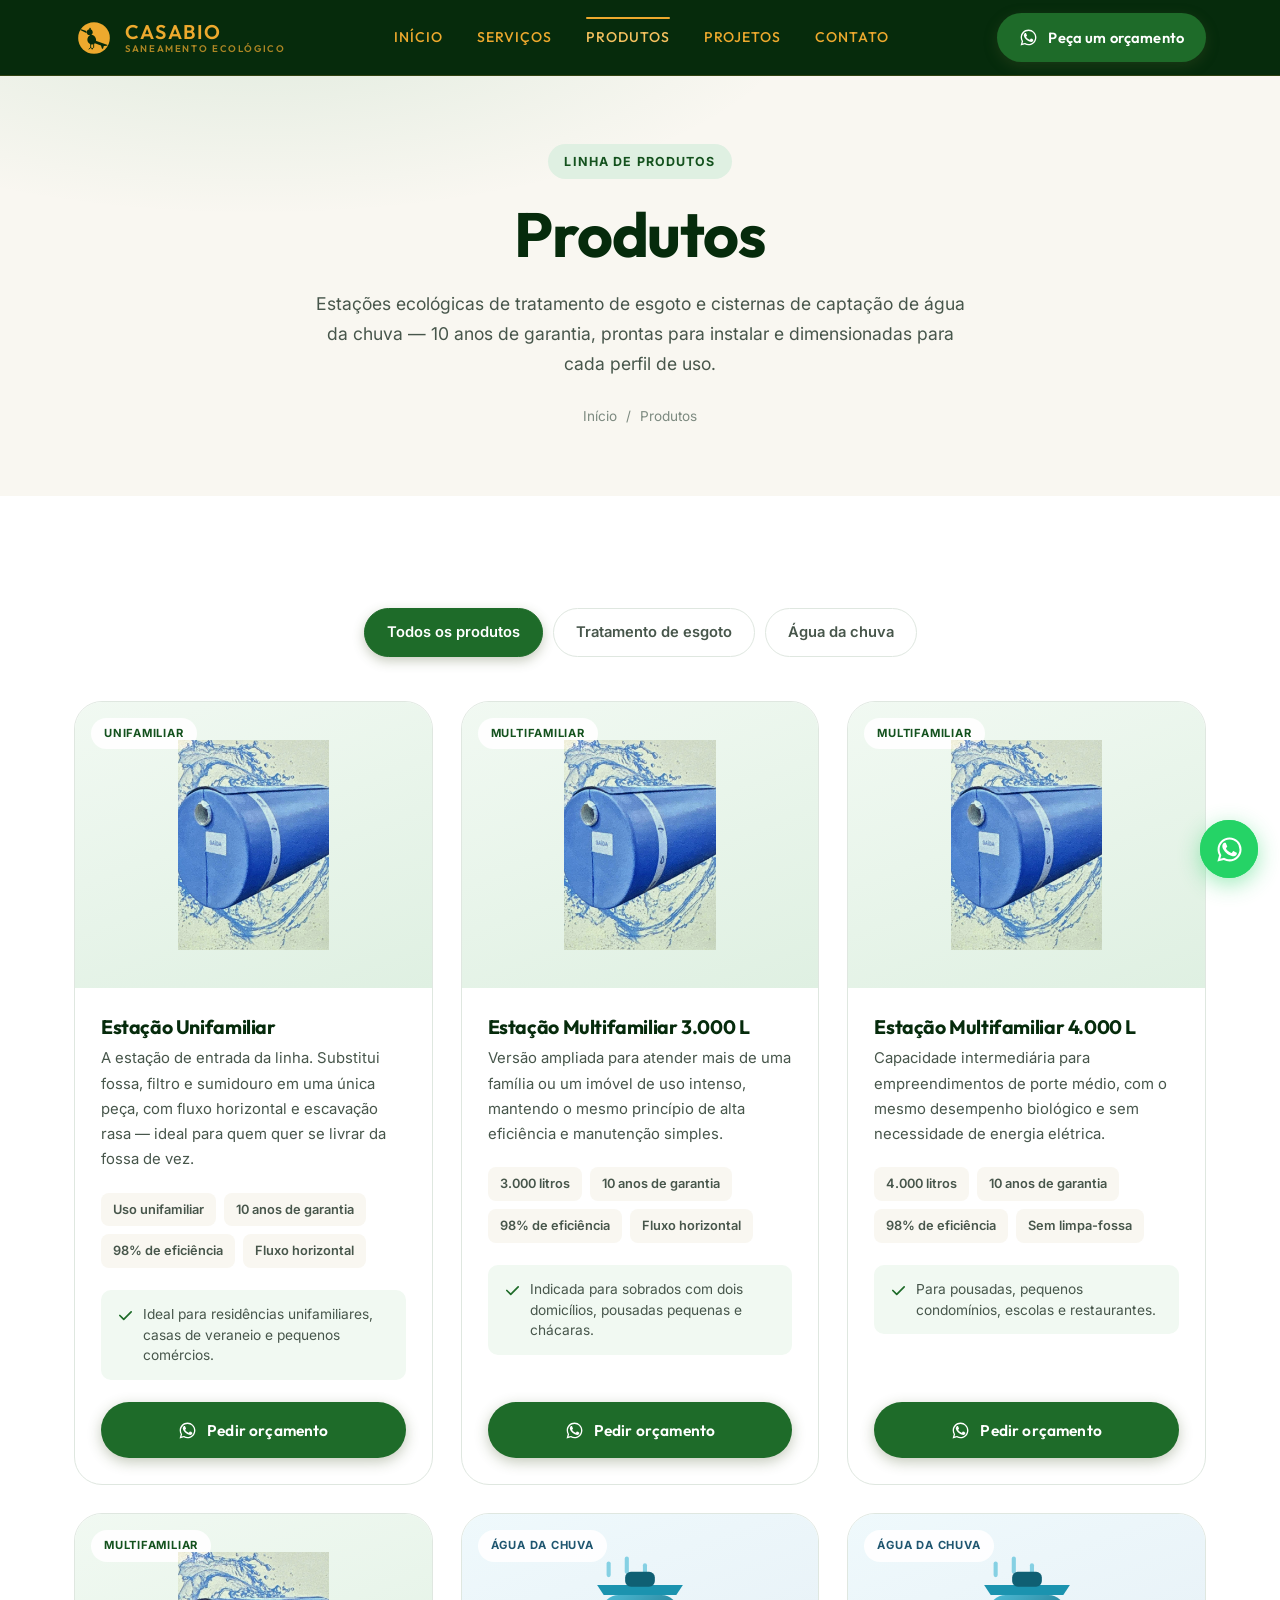
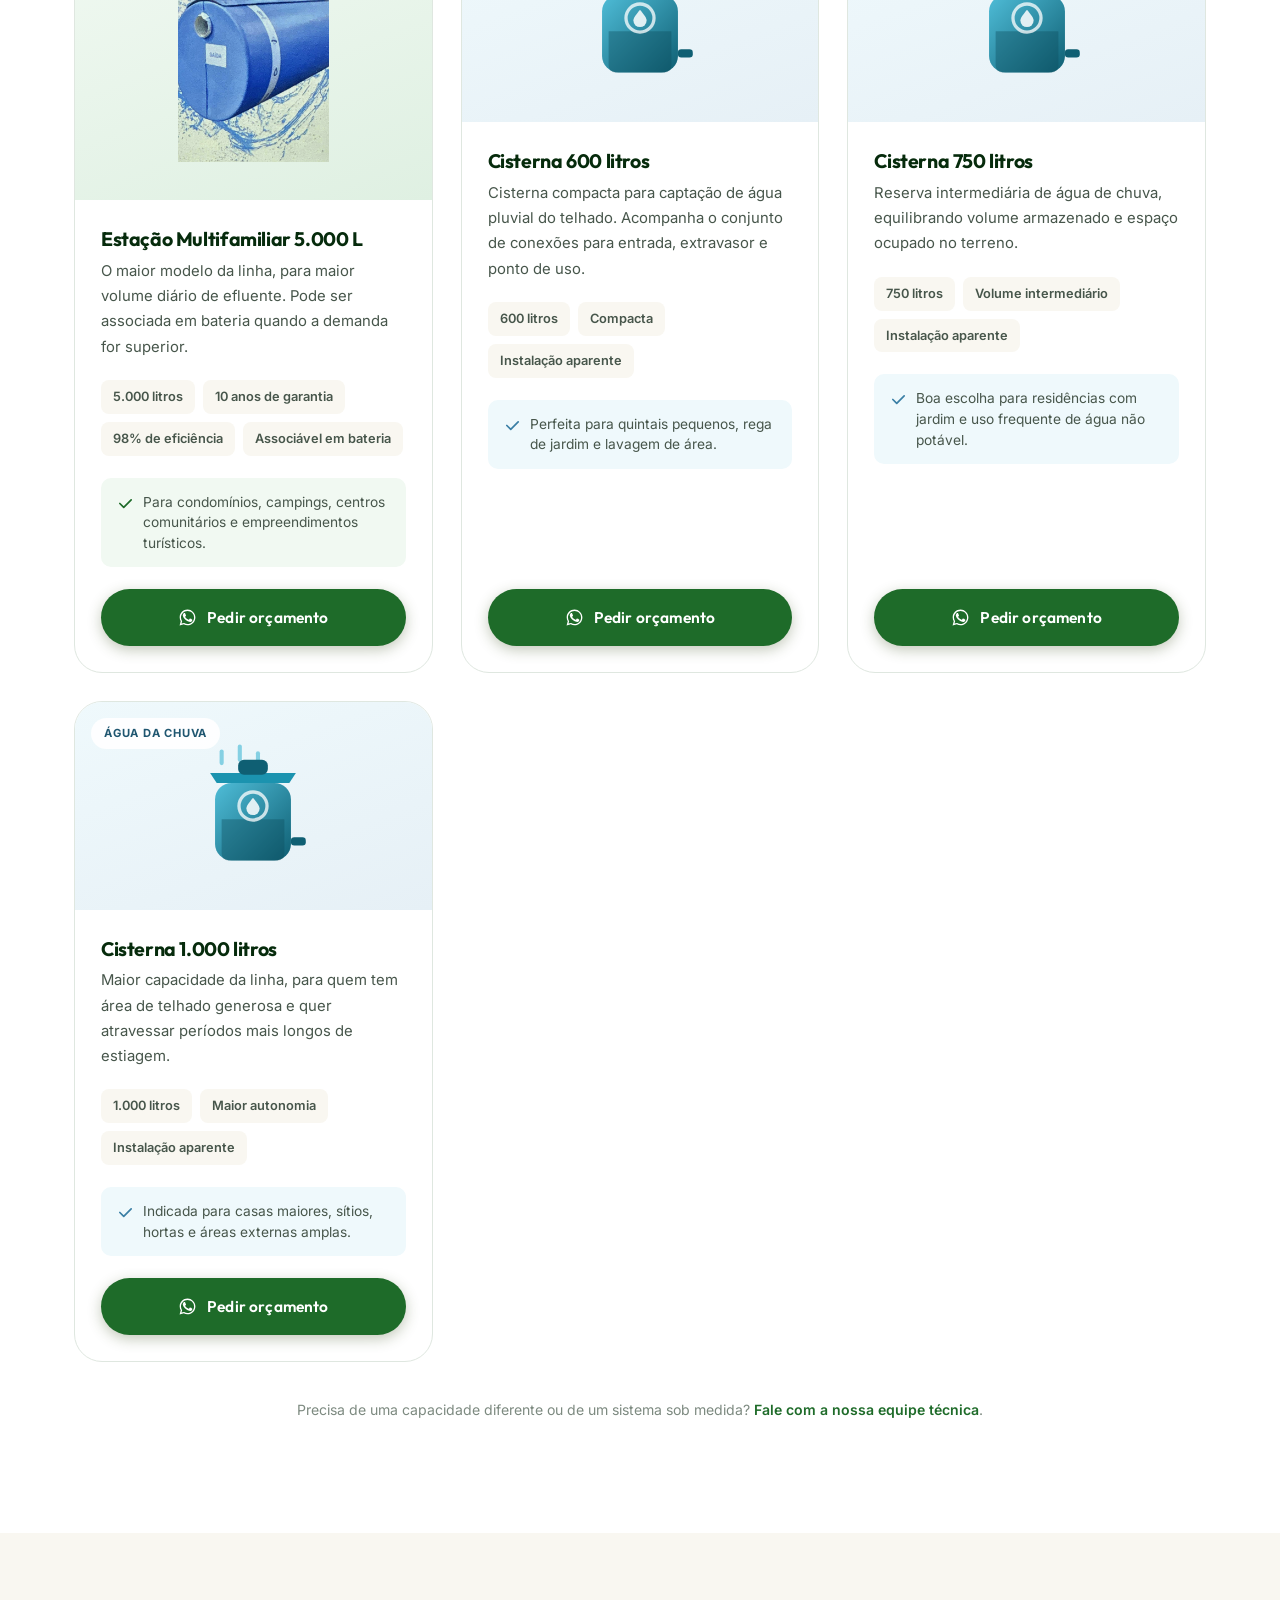
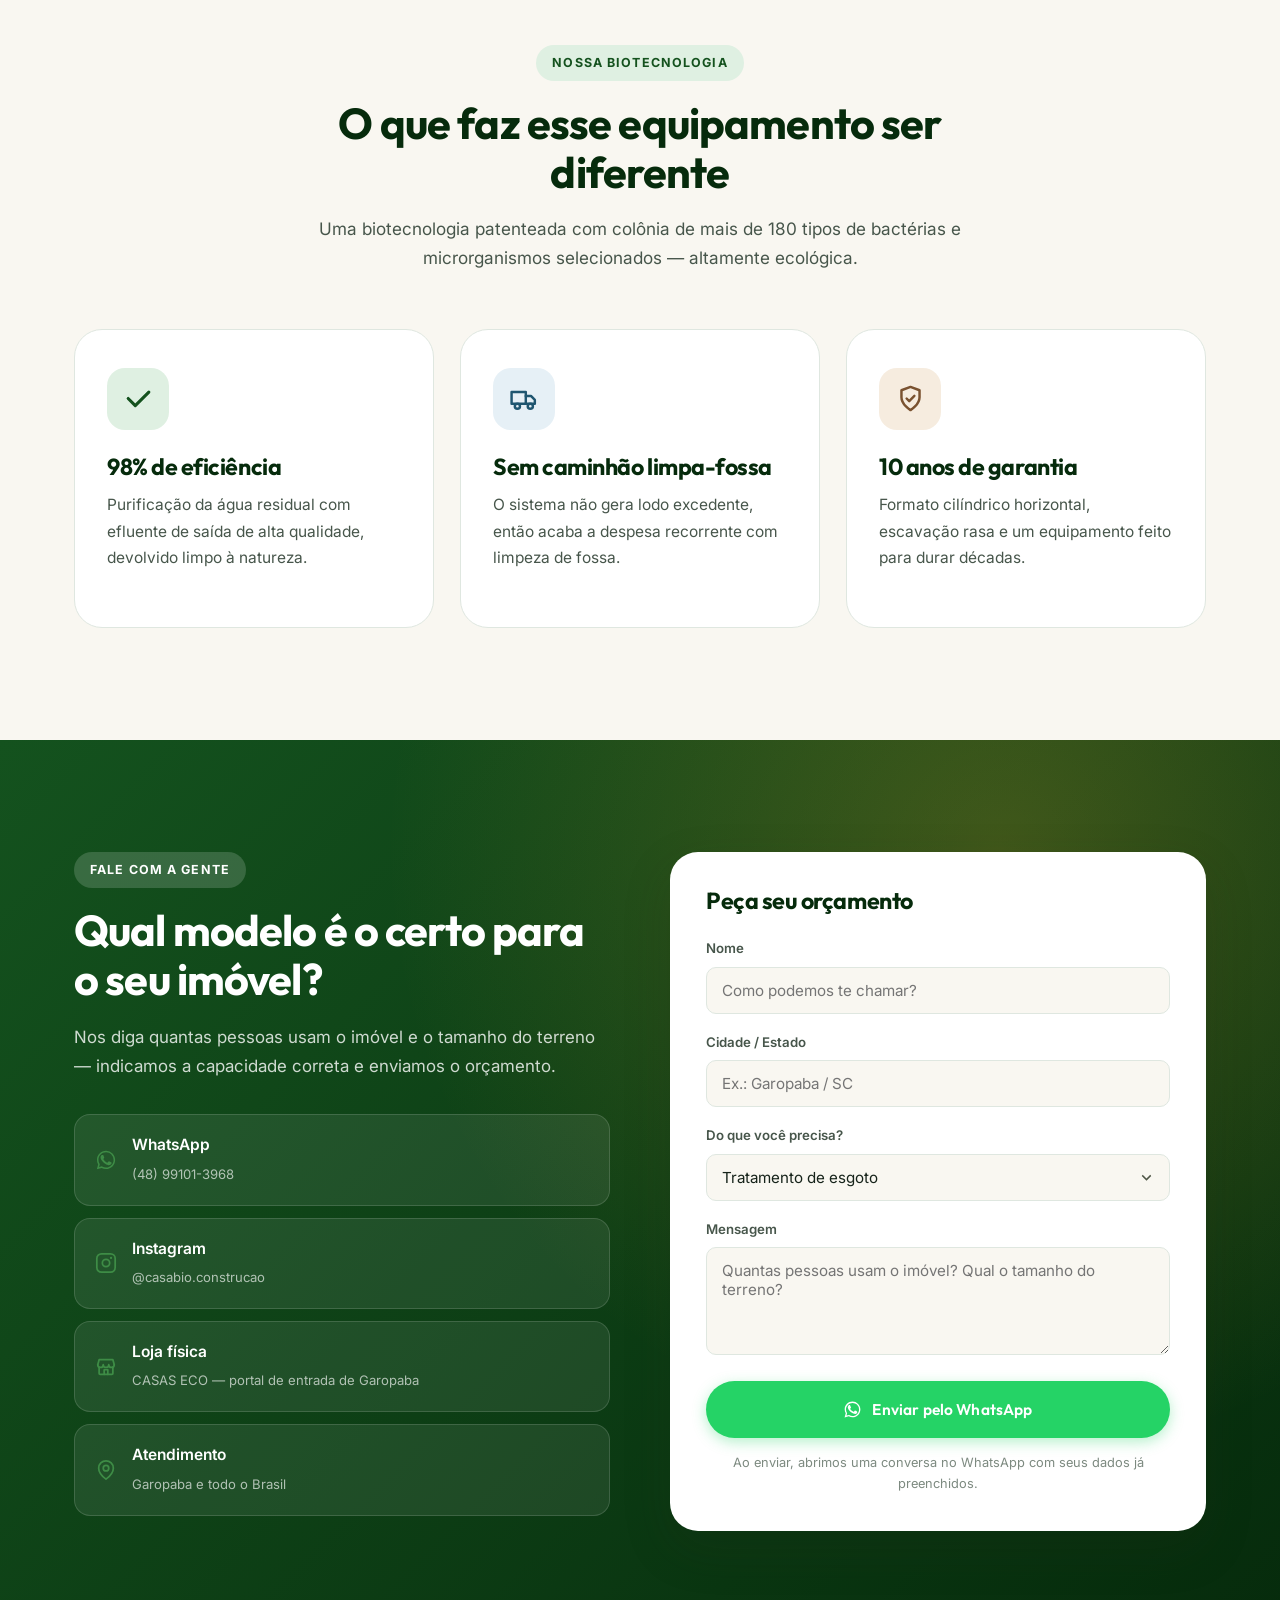
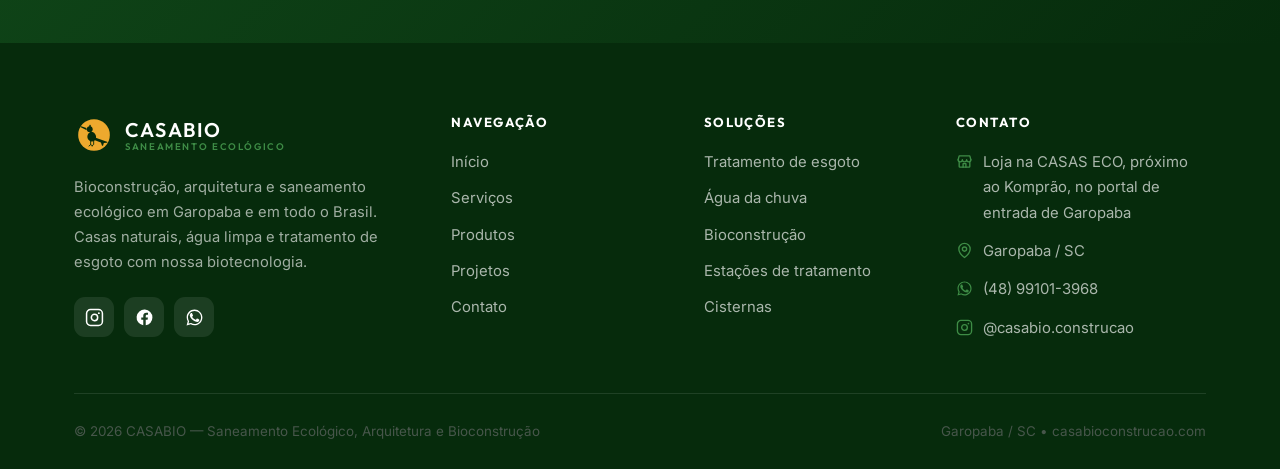
<file: produtos.html>
<!DOCTYPE html>
<html lang="pt-BR">
<head>
<meta charset="utf-8">
<meta name="viewport" content="width=device-width, initial-scale=1">
<title>Produtos — Estações de tratamento de esgoto e cisternas | CASABIO</title>
<meta name="description" content="Linha completa CASABIO: estações ecológicas de tratamento de esgoto unifamiliar e multifamiliar de 3.000, 4.000 e 5.000 litros e cisternas de captação de água da chuva de 600, 750 e 1.000 litros. Garopaba/SC.">
<meta name="theme-color" content="#445629">
<meta property="og:type" content="website">
<meta property="og:site_name" content="CASABIO">
<meta property="og:title" content="Produtos — Estações de tratamento de esgoto e cisternas | CASABIO">
<meta property="og:description" content="Linha completa CASABIO: estações ecológicas de tratamento de esgoto unifamiliar e multifamiliar de 3.000, 4.000 e 5.000 litros e cisternas de captação de água da chuva de 600, 750 e 1.000 litros. Garopaba/SC.">
<meta property="og:locale" content="pt_BR">
<link rel="icon" href="data:image/svg+xml,%3Csvg xmlns='http://www.w3.org/2000/svg' viewBox='0 0 48 48'%3E%3Ccircle cx='24' cy='24' r='24' fill='%23eda92e'/%3E%3Cg fill='%23062b0c'%3E%3Ccircle cx='20.2' cy='17.6' r='4.2'/%3E%3Cpath d='M17.2 15.9 10 13.4c-.7-.2-1.1.8-.5 1.2l6.6 3.6 1.1-2.3Z'/%3E%3Cpath d='M20.4 20.8c3.2-.7 6 1.1 7.2 3.9 1 2.3.7 4.7-.9 6.3-2.2 2.1-5.8 1.6-7.8-.6-2.2-2.4-2.1-6.3 1.5-9.6Z'/%3E%3Cpath d='M26.6 26.9 40 30.6c.7.2.6 1.2-.1 1.3l-4.3.5-1.3 3.2c-.3.7-1.2.5-1.3-.2l-.9-3.8-6.9-2.2 1.4-2.5Z'/%3E%3C/g%3E%3C/svg%3E">
<link rel="preconnect" href="https://fonts.googleapis.com">
<link rel="preconnect" href="https://fonts.gstatic.com" crossorigin>
<link href="https://fonts.googleapis.com/css2?family=Outfit:wght@500;600;700&family=Inter:wght@400;500;600&display=swap" rel="stylesheet">
<link rel="stylesheet" href="assets/css/style.css">
</head>
<body>
<header class="topo">
  <div class="container topo__interno">
    <a href="index.html" class="logo" aria-label="CASABIO — página inicial">
      <svg class="logo__marca" viewBox="0 0 48 48" fill="none" aria-hidden="true"><circle cx="24" cy="24" r="19" fill="#eda92e"/><g fill="#062b0c"><path d="M18.6 12.3c.4-.9 1.5-.6 1.5.3v2l-1.9-.6.4-1.7Z"/><circle cx="18.9" cy="17" r="3.5"/><path d="M15.7 15.9 8.6 13.4c-.8-.3-1.2.9-.5 1.3l7.2 3.7-.6-2.5Z"/><path d="M19.4 20.3c3.3-.5 5.9 1.5 6.8 4.2.8 2.5.1 5-1.8 6.4-2.3 1.7-5.6.8-7.3-1.6-1.9-2.7-1.1-7 2.3-9Z"/><path d="m25.2 27 14.4 5.1c.7.3.5 1.3-.2 1.3l-3.6.2-.9 2.9c-.2.7-1.2.7-1.4 0l-1.2-3.6-8.1-2.9 1-3Z"/></g><g stroke="#062b0c" stroke-width="1.1" stroke-linecap="round" stroke-linejoin="round"><path d="M20 31.3v4.3l-2 1.6M20 35.6l2.3 1.5"/><path d="M23.6 31.5v3.9l-1.9 1.5"/></g></svg>
      <span class="logo__texto">
        <span class="logo__nome">CASABIO</span>
        <span class="logo__sub">Saneamento Ecológico</span>
      </span>
    </a>

    <nav class="nav" id="nav-principal" aria-label="Navegação principal">
      <a href="index.html" class="">Início</a>
      <a href="servicos.html" class="">Serviços</a>
      <a href="produtos.html" class="ativo">Produtos</a>
      <a href="projetos.html" class="">Projetos</a>
      <a href="contato.html" class="">Contato</a>
      <a href="https://wa.me/5548991013968" class="btn btn--primario" target="_blank" rel="noopener"><svg viewBox="0 0 24 24" fill="currentColor" aria-hidden="true"><path d="M17.47 14.38c-.3-.15-1.75-.86-2.02-.96-.27-.1-.47-.15-.67.15-.2.3-.77.96-.94 1.16-.17.2-.35.22-.64.07-.3-.15-1.25-.46-2.38-1.47-.88-.78-1.47-1.75-1.65-2.05-.17-.3-.02-.46.13-.6.13-.14.3-.35.45-.52.15-.17.2-.3.3-.5.1-.2.05-.37-.02-.52-.08-.15-.67-1.6-.92-2.2-.24-.58-.49-.5-.67-.51h-.57c-.2 0-.52.07-.79.37-.27.3-1.04 1.01-1.04 2.47s1.06 2.86 1.21 3.06c.15.2 2.1 3.2 5.08 4.49.71.3 1.26.49 1.69.63.71.22 1.36.19 1.87.12.57-.09 1.75-.72 2-1.41.25-.69.25-1.28.17-1.41-.07-.13-.27-.2-.57-.35z"/><path d="M12.04 2C6.58 2 2.13 6.45 2.13 11.91c0 1.75.46 3.45 1.32 4.95L2 22l5.25-1.38a9.87 9.87 0 0 0 4.79 1.22h.01c5.46 0 9.91-4.45 9.91-9.91 0-2.65-1.03-5.14-2.9-7.01A9.82 9.82 0 0 0 12.04 2zm0 18.15c-1.48 0-2.93-.4-4.2-1.15l-.3-.18-3.12.82.83-3.04-.2-.31a8.2 8.2 0 0 1-1.26-4.38c0-4.54 3.7-8.24 8.25-8.24 2.2 0 4.27.86 5.83 2.42a8.19 8.19 0 0 1 2.41 5.83c0 4.54-3.7 8.23-8.24 8.23z"/></svg> Orçamento</a>
    </nav>

    <div class="topo__acoes">
      <a href="https://wa.me/5548991013968" class="btn btn--primario" target="_blank" rel="noopener"><svg viewBox="0 0 24 24" fill="currentColor" aria-hidden="true"><path d="M17.47 14.38c-.3-.15-1.75-.86-2.02-.96-.27-.1-.47-.15-.67.15-.2.3-.77.96-.94 1.16-.17.2-.35.22-.64.07-.3-.15-1.25-.46-2.38-1.47-.88-.78-1.47-1.75-1.65-2.05-.17-.3-.02-.46.13-.6.13-.14.3-.35.45-.52.15-.17.2-.3.3-.5.1-.2.05-.37-.02-.52-.08-.15-.67-1.6-.92-2.2-.24-.58-.49-.5-.67-.51h-.57c-.2 0-.52.07-.79.37-.27.3-1.04 1.01-1.04 2.47s1.06 2.86 1.21 3.06c.15.2 2.1 3.2 5.08 4.49.71.3 1.26.49 1.69.63.71.22 1.36.19 1.87.12.57-.09 1.75-.72 2-1.41.25-.69.25-1.28.17-1.41-.07-.13-.27-.2-.57-.35z"/><path d="M12.04 2C6.58 2 2.13 6.45 2.13 11.91c0 1.75.46 3.45 1.32 4.95L2 22l5.25-1.38a9.87 9.87 0 0 0 4.79 1.22h.01c5.46 0 9.91-4.45 9.91-9.91 0-2.65-1.03-5.14-2.9-7.01A9.82 9.82 0 0 0 12.04 2zm0 18.15c-1.48 0-2.93-.4-4.2-1.15l-.3-.18-3.12.82.83-3.04-.2-.31a8.2 8.2 0 0 1-1.26-4.38c0-4.54 3.7-8.24 8.25-8.24 2.2 0 4.27.86 5.83 2.42a8.19 8.19 0 0 1 2.41 5.83c0 4.54-3.7 8.23-8.24 8.23z"/></svg> Peça um orçamento</a>
      <button class="menu-btn" type="button" aria-label="Abrir menu" aria-expanded="false" aria-controls="nav-principal"><span></span></button>
    </div>
  </div>
</header>
<main>
<section class="capa">
  <div class="container">
    <span class="selo">Linha de produtos</span>
    <h1>Produtos</h1>
    <p>Estações ecológicas de tratamento de esgoto e cisternas de captação de água da chuva — 10 anos de garantia, prontas para instalar e dimensionadas para cada perfil de uso.</p>
    <nav class="migalhas" aria-label="Trilha de navegação">
      <a href="index.html">Início</a><span>/</span><span>Produtos</span>
    </nav>
  </div>
</section>

<section class="secao">
  <div class="container">
    <div class="filtros revelar" role="group" aria-label="Filtrar produtos por categoria">
      <button class="filtro ativo" type="button" data-filtro="todos" aria-pressed="true">Todos os produtos</button>
      <button class="filtro" type="button" data-filtro="estacoes" aria-pressed="false">Tratamento de esgoto</button>
      <button class="filtro" type="button" data-filtro="cisternas" aria-pressed="false">Água da chuva</button>
    </div>

    <div class="produtos" id="estacoes">
      <article class="produto  revelar" data-categoria="estacoes">
        <div class="produto__figura">
          <span class="produto__tag">Unifamiliar</span>
          <img src="assets/img/estacao-tratamento.jpg" alt="Estação ecológica de tratamento de esgoto CASABIO" width="1100" height="1527" loading="lazy">
        </div>
        <div class="produto__corpo">
          <h3>Estação Unifamiliar</h3>
          <p class="produto__desc">A estação de entrada da linha. Substitui fossa, filtro e sumidouro em uma única peça, com fluxo horizontal e escavação rasa — ideal para quem quer se livrar da fossa de vez.</p>
          <ul class="produto__especs"><li>Uso unifamiliar</li><li>10 anos de garantia</li><li>98% de eficiência</li><li>Fluxo horizontal</li></ul>
          <p class="produto__ideal"><svg viewBox="0 0 24 24" fill="none" stroke="currentColor" stroke-width="2.4" stroke-linecap="round" stroke-linejoin="round" aria-hidden="true"><path d="m4 12 5.5 5.5L20 7"/></svg> <span>Ideal para residências unifamiliares, casas de veraneio e pequenos comércios.</span></p>
          <a href="https://wa.me/5548991013968?text=Ol%C3%A1!%20Quero%20or%C3%A7amento%20da%20Esta%C3%A7%C3%A3o%20Unifamiliar%20(1.850%20L%2Fdia)." class="btn btn--primario btn--bloco" target="_blank" rel="noopener"><svg viewBox="0 0 24 24" fill="currentColor" aria-hidden="true"><path d="M17.47 14.38c-.3-.15-1.75-.86-2.02-.96-.27-.1-.47-.15-.67.15-.2.3-.77.96-.94 1.16-.17.2-.35.22-.64.07-.3-.15-1.25-.46-2.38-1.47-.88-.78-1.47-1.75-1.65-2.05-.17-.3-.02-.46.13-.6.13-.14.3-.35.45-.52.15-.17.2-.3.3-.5.1-.2.05-.37-.02-.52-.08-.15-.67-1.6-.92-2.2-.24-.58-.49-.5-.67-.51h-.57c-.2 0-.52.07-.79.37-.27.3-1.04 1.01-1.04 2.47s1.06 2.86 1.21 3.06c.15.2 2.1 3.2 5.08 4.49.71.3 1.26.49 1.69.63.71.22 1.36.19 1.87.12.57-.09 1.75-.72 2-1.41.25-.69.25-1.28.17-1.41-.07-.13-.27-.2-.57-.35z"/><path d="M12.04 2C6.58 2 2.13 6.45 2.13 11.91c0 1.75.46 3.45 1.32 4.95L2 22l5.25-1.38a9.87 9.87 0 0 0 4.79 1.22h.01c5.46 0 9.91-4.45 9.91-9.91 0-2.65-1.03-5.14-2.9-7.01A9.82 9.82 0 0 0 12.04 2zm0 18.15c-1.48 0-2.93-.4-4.2-1.15l-.3-.18-3.12.82.83-3.04-.2-.31a8.2 8.2 0 0 1-1.26-4.38c0-4.54 3.7-8.24 8.25-8.24 2.2 0 4.27.86 5.83 2.42a8.19 8.19 0 0 1 2.41 5.83c0 4.54-3.7 8.23-8.24 8.23z"/></svg> Pedir orçamento</a>
        </div>
      </article>
      <article class="produto  revelar" data-categoria="estacoes">
        <div class="produto__figura">
          <span class="produto__tag">Multifamiliar</span>
          <img src="assets/img/estacao-tratamento.jpg" alt="Estação ecológica de tratamento de esgoto CASABIO" width="1100" height="1527" loading="lazy">
        </div>
        <div class="produto__corpo">
          <h3>Estação Multifamiliar 3.000 L</h3>
          <p class="produto__desc">Versão ampliada para atender mais de uma família ou um imóvel de uso intenso, mantendo o mesmo princípio de alta eficiência e manutenção simples.</p>
          <ul class="produto__especs"><li>3.000 litros</li><li>10 anos de garantia</li><li>98% de eficiência</li><li>Fluxo horizontal</li></ul>
          <p class="produto__ideal"><svg viewBox="0 0 24 24" fill="none" stroke="currentColor" stroke-width="2.4" stroke-linecap="round" stroke-linejoin="round" aria-hidden="true"><path d="m4 12 5.5 5.5L20 7"/></svg> <span>Indicada para sobrados com dois domicílios, pousadas pequenas e chácaras.</span></p>
          <a href="https://wa.me/5548991013968?text=Ol%C3%A1!%20Quero%20or%C3%A7amento%20da%20Esta%C3%A7%C3%A3o%20Multifamiliar%203.000%20L." class="btn btn--primario btn--bloco" target="_blank" rel="noopener"><svg viewBox="0 0 24 24" fill="currentColor" aria-hidden="true"><path d="M17.47 14.38c-.3-.15-1.75-.86-2.02-.96-.27-.1-.47-.15-.67.15-.2.3-.77.96-.94 1.16-.17.2-.35.22-.64.07-.3-.15-1.25-.46-2.38-1.47-.88-.78-1.47-1.75-1.65-2.05-.17-.3-.02-.46.13-.6.13-.14.3-.35.45-.52.15-.17.2-.3.3-.5.1-.2.05-.37-.02-.52-.08-.15-.67-1.6-.92-2.2-.24-.58-.49-.5-.67-.51h-.57c-.2 0-.52.07-.79.37-.27.3-1.04 1.01-1.04 2.47s1.06 2.86 1.21 3.06c.15.2 2.1 3.2 5.08 4.49.71.3 1.26.49 1.69.63.71.22 1.36.19 1.87.12.57-.09 1.75-.72 2-1.41.25-.69.25-1.28.17-1.41-.07-.13-.27-.2-.57-.35z"/><path d="M12.04 2C6.58 2 2.13 6.45 2.13 11.91c0 1.75.46 3.45 1.32 4.95L2 22l5.25-1.38a9.87 9.87 0 0 0 4.79 1.22h.01c5.46 0 9.91-4.45 9.91-9.91 0-2.65-1.03-5.14-2.9-7.01A9.82 9.82 0 0 0 12.04 2zm0 18.15c-1.48 0-2.93-.4-4.2-1.15l-.3-.18-3.12.82.83-3.04-.2-.31a8.2 8.2 0 0 1-1.26-4.38c0-4.54 3.7-8.24 8.25-8.24 2.2 0 4.27.86 5.83 2.42a8.19 8.19 0 0 1 2.41 5.83c0 4.54-3.7 8.23-8.24 8.23z"/></svg> Pedir orçamento</a>
        </div>
      </article>
      <article class="produto  revelar" data-categoria="estacoes">
        <div class="produto__figura">
          <span class="produto__tag">Multifamiliar</span>
          <img src="assets/img/estacao-tratamento.jpg" alt="Estação ecológica de tratamento de esgoto CASABIO" width="1100" height="1527" loading="lazy">
        </div>
        <div class="produto__corpo">
          <h3>Estação Multifamiliar 4.000 L</h3>
          <p class="produto__desc">Capacidade intermediária para empreendimentos de porte médio, com o mesmo desempenho biológico e sem necessidade de energia elétrica.</p>
          <ul class="produto__especs"><li>4.000 litros</li><li>10 anos de garantia</li><li>98% de eficiência</li><li>Sem limpa-fossa</li></ul>
          <p class="produto__ideal"><svg viewBox="0 0 24 24" fill="none" stroke="currentColor" stroke-width="2.4" stroke-linecap="round" stroke-linejoin="round" aria-hidden="true"><path d="m4 12 5.5 5.5L20 7"/></svg> <span>Para pousadas, pequenos condomínios, escolas e restaurantes.</span></p>
          <a href="https://wa.me/5548991013968?text=Ol%C3%A1!%20Quero%20or%C3%A7amento%20da%20Esta%C3%A7%C3%A3o%20Multifamiliar%204.000%20L." class="btn btn--primario btn--bloco" target="_blank" rel="noopener"><svg viewBox="0 0 24 24" fill="currentColor" aria-hidden="true"><path d="M17.47 14.38c-.3-.15-1.75-.86-2.02-.96-.27-.1-.47-.15-.67.15-.2.3-.77.96-.94 1.16-.17.2-.35.22-.64.07-.3-.15-1.25-.46-2.38-1.47-.88-.78-1.47-1.75-1.65-2.05-.17-.3-.02-.46.13-.6.13-.14.3-.35.45-.52.15-.17.2-.3.3-.5.1-.2.05-.37-.02-.52-.08-.15-.67-1.6-.92-2.2-.24-.58-.49-.5-.67-.51h-.57c-.2 0-.52.07-.79.37-.27.3-1.04 1.01-1.04 2.47s1.06 2.86 1.21 3.06c.15.2 2.1 3.2 5.08 4.49.71.3 1.26.49 1.69.63.71.22 1.36.19 1.87.12.57-.09 1.75-.72 2-1.41.25-.69.25-1.28.17-1.41-.07-.13-.27-.2-.57-.35z"/><path d="M12.04 2C6.58 2 2.13 6.45 2.13 11.91c0 1.75.46 3.45 1.32 4.95L2 22l5.25-1.38a9.87 9.87 0 0 0 4.79 1.22h.01c5.46 0 9.91-4.45 9.91-9.91 0-2.65-1.03-5.14-2.9-7.01A9.82 9.82 0 0 0 12.04 2zm0 18.15c-1.48 0-2.93-.4-4.2-1.15l-.3-.18-3.12.82.83-3.04-.2-.31a8.2 8.2 0 0 1-1.26-4.38c0-4.54 3.7-8.24 8.25-8.24 2.2 0 4.27.86 5.83 2.42a8.19 8.19 0 0 1 2.41 5.83c0 4.54-3.7 8.23-8.24 8.23z"/></svg> Pedir orçamento</a>
        </div>
      </article>
      <article class="produto  revelar" data-categoria="estacoes">
        <div class="produto__figura">
          <span class="produto__tag">Multifamiliar</span>
          <img src="assets/img/estacao-tratamento.jpg" alt="Estação ecológica de tratamento de esgoto CASABIO" width="1100" height="1527" loading="lazy">
        </div>
        <div class="produto__corpo">
          <h3>Estação Multifamiliar 5.000 L</h3>
          <p class="produto__desc">O maior modelo da linha, para maior volume diário de efluente. Pode ser associada em bateria quando a demanda for superior.</p>
          <ul class="produto__especs"><li>5.000 litros</li><li>10 anos de garantia</li><li>98% de eficiência</li><li>Associável em bateria</li></ul>
          <p class="produto__ideal"><svg viewBox="0 0 24 24" fill="none" stroke="currentColor" stroke-width="2.4" stroke-linecap="round" stroke-linejoin="round" aria-hidden="true"><path d="m4 12 5.5 5.5L20 7"/></svg> <span>Para condomínios, campings, centros comunitários e empreendimentos turísticos.</span></p>
          <a href="https://wa.me/5548991013968?text=Ol%C3%A1!%20Quero%20or%C3%A7amento%20da%20Esta%C3%A7%C3%A3o%20Multifamiliar%205.000%20L." class="btn btn--primario btn--bloco" target="_blank" rel="noopener"><svg viewBox="0 0 24 24" fill="currentColor" aria-hidden="true"><path d="M17.47 14.38c-.3-.15-1.75-.86-2.02-.96-.27-.1-.47-.15-.67.15-.2.3-.77.96-.94 1.16-.17.2-.35.22-.64.07-.3-.15-1.25-.46-2.38-1.47-.88-.78-1.47-1.75-1.65-2.05-.17-.3-.02-.46.13-.6.13-.14.3-.35.45-.52.15-.17.2-.3.3-.5.1-.2.05-.37-.02-.52-.08-.15-.67-1.6-.92-2.2-.24-.58-.49-.5-.67-.51h-.57c-.2 0-.52.07-.79.37-.27.3-1.04 1.01-1.04 2.47s1.06 2.86 1.21 3.06c.15.2 2.1 3.2 5.08 4.49.71.3 1.26.49 1.69.63.71.22 1.36.19 1.87.12.57-.09 1.75-.72 2-1.41.25-.69.25-1.28.17-1.41-.07-.13-.27-.2-.57-.35z"/><path d="M12.04 2C6.58 2 2.13 6.45 2.13 11.91c0 1.75.46 3.45 1.32 4.95L2 22l5.25-1.38a9.87 9.87 0 0 0 4.79 1.22h.01c5.46 0 9.91-4.45 9.91-9.91 0-2.65-1.03-5.14-2.9-7.01A9.82 9.82 0 0 0 12.04 2zm0 18.15c-1.48 0-2.93-.4-4.2-1.15l-.3-.18-3.12.82.83-3.04-.2-.31a8.2 8.2 0 0 1-1.26-4.38c0-4.54 3.7-8.24 8.25-8.24 2.2 0 4.27.86 5.83 2.42a8.19 8.19 0 0 1 2.41 5.83c0 4.54-3.7 8.23-8.24 8.23z"/></svg> Pedir orçamento</a>
        </div>
      </article>
      <article class="produto produto--agua revelar" data-categoria="cisternas">
        <div class="produto__figura">
          <span class="produto__tag">Água da chuva</span>
          <svg viewBox="0 0 160 160" aria-hidden="true"><defs><linearGradient id="c1" x1="0" y1="0" x2="1" y2="1"><stop offset="0" stop-color="#4fbdd8"/><stop offset="1" stop-color="#0f5f73"/></linearGradient></defs><g stroke="#4fbdd8" stroke-width="5" stroke-linecap="round" opacity=".65"><path d="M42 14v14"/><path d="M64 8v16"/><path d="M86 16v14"/></g><path d="M28 40h104l-8 12H36l-8-12Z" fill="#1b93af"/><rect x="34" y="52" width="92" height="94" rx="20" fill="url(#c1)"/><path d="M42 96h76v42a8 8 0 0 1-8 8H50a8 8 0 0 1-8-8V96Z" fill="#0b4a5b" opacity=".38"/><rect x="62" y="24" width="36" height="18" rx="7" fill="#0f5f73"/><circle cx="80" cy="80" r="17" fill="none" stroke="#fff" stroke-width="4" opacity=".75"/><path d="M80 70c5 6 8 10 8 13a8 8 0 0 1-16 0c0-3 3-7 8-13Z" fill="#fff" opacity=".85"/><rect x="126" y="118" width="18" height="10" rx="4" fill="#0f5f73"/></svg>
        </div>
        <div class="produto__corpo">
          <h3>Cisterna 600 litros</h3>
          <p class="produto__desc">Cisterna compacta para captação de água pluvial do telhado. Acompanha o conjunto de conexões para entrada, extravasor e ponto de uso.</p>
          <ul class="produto__especs"><li>600 litros</li><li>Compacta</li><li>Instalação aparente</li></ul>
          <p class="produto__ideal"><svg viewBox="0 0 24 24" fill="none" stroke="currentColor" stroke-width="2.4" stroke-linecap="round" stroke-linejoin="round" aria-hidden="true"><path d="m4 12 5.5 5.5L20 7"/></svg> <span>Perfeita para quintais pequenos, rega de jardim e lavagem de área.</span></p>
          <a href="https://wa.me/5548991013968?text=Ol%C3%A1!%20Quero%20or%C3%A7amento%20da%20Cisterna%20de%20600%20litros." class="btn btn--primario btn--bloco" target="_blank" rel="noopener"><svg viewBox="0 0 24 24" fill="currentColor" aria-hidden="true"><path d="M17.47 14.38c-.3-.15-1.75-.86-2.02-.96-.27-.1-.47-.15-.67.15-.2.3-.77.96-.94 1.16-.17.2-.35.22-.64.07-.3-.15-1.25-.46-2.38-1.47-.88-.78-1.47-1.75-1.65-2.05-.17-.3-.02-.46.13-.6.13-.14.3-.35.45-.52.15-.17.2-.3.3-.5.1-.2.05-.37-.02-.52-.08-.15-.67-1.6-.92-2.2-.24-.58-.49-.5-.67-.51h-.57c-.2 0-.52.07-.79.37-.27.3-1.04 1.01-1.04 2.47s1.06 2.86 1.21 3.06c.15.2 2.1 3.2 5.08 4.49.71.3 1.26.49 1.69.63.71.22 1.36.19 1.87.12.57-.09 1.75-.72 2-1.41.25-.69.25-1.28.17-1.41-.07-.13-.27-.2-.57-.35z"/><path d="M12.04 2C6.58 2 2.13 6.45 2.13 11.91c0 1.75.46 3.45 1.32 4.95L2 22l5.25-1.38a9.87 9.87 0 0 0 4.79 1.22h.01c5.46 0 9.91-4.45 9.91-9.91 0-2.65-1.03-5.14-2.9-7.01A9.82 9.82 0 0 0 12.04 2zm0 18.15c-1.48 0-2.93-.4-4.2-1.15l-.3-.18-3.12.82.83-3.04-.2-.31a8.2 8.2 0 0 1-1.26-4.38c0-4.54 3.7-8.24 8.25-8.24 2.2 0 4.27.86 5.83 2.42a8.19 8.19 0 0 1 2.41 5.83c0 4.54-3.7 8.23-8.24 8.23z"/></svg> Pedir orçamento</a>
        </div>
      </article>
      <article class="produto produto--agua revelar" data-categoria="cisternas">
        <div class="produto__figura">
          <span class="produto__tag">Água da chuva</span>
          <svg viewBox="0 0 160 160" aria-hidden="true"><defs><linearGradient id="c1" x1="0" y1="0" x2="1" y2="1"><stop offset="0" stop-color="#4fbdd8"/><stop offset="1" stop-color="#0f5f73"/></linearGradient></defs><g stroke="#4fbdd8" stroke-width="5" stroke-linecap="round" opacity=".65"><path d="M42 14v14"/><path d="M64 8v16"/><path d="M86 16v14"/></g><path d="M28 40h104l-8 12H36l-8-12Z" fill="#1b93af"/><rect x="34" y="52" width="92" height="94" rx="20" fill="url(#c1)"/><path d="M42 96h76v42a8 8 0 0 1-8 8H50a8 8 0 0 1-8-8V96Z" fill="#0b4a5b" opacity=".38"/><rect x="62" y="24" width="36" height="18" rx="7" fill="#0f5f73"/><circle cx="80" cy="80" r="17" fill="none" stroke="#fff" stroke-width="4" opacity=".75"/><path d="M80 70c5 6 8 10 8 13a8 8 0 0 1-16 0c0-3 3-7 8-13Z" fill="#fff" opacity=".85"/><rect x="126" y="118" width="18" height="10" rx="4" fill="#0f5f73"/></svg>
        </div>
        <div class="produto__corpo">
          <h3>Cisterna 750 litros</h3>
          <p class="produto__desc">Reserva intermediária de água de chuva, equilibrando volume armazenado e espaço ocupado no terreno.</p>
          <ul class="produto__especs"><li>750 litros</li><li>Volume intermediário</li><li>Instalação aparente</li></ul>
          <p class="produto__ideal"><svg viewBox="0 0 24 24" fill="none" stroke="currentColor" stroke-width="2.4" stroke-linecap="round" stroke-linejoin="round" aria-hidden="true"><path d="m4 12 5.5 5.5L20 7"/></svg> <span>Boa escolha para residências com jardim e uso frequente de água não potável.</span></p>
          <a href="https://wa.me/5548991013968?text=Ol%C3%A1!%20Quero%20or%C3%A7amento%20da%20Cisterna%20de%20750%20litros." class="btn btn--primario btn--bloco" target="_blank" rel="noopener"><svg viewBox="0 0 24 24" fill="currentColor" aria-hidden="true"><path d="M17.47 14.38c-.3-.15-1.75-.86-2.02-.96-.27-.1-.47-.15-.67.15-.2.3-.77.96-.94 1.16-.17.2-.35.22-.64.07-.3-.15-1.25-.46-2.38-1.47-.88-.78-1.47-1.75-1.65-2.05-.17-.3-.02-.46.13-.6.13-.14.3-.35.45-.52.15-.17.2-.3.3-.5.1-.2.05-.37-.02-.52-.08-.15-.67-1.6-.92-2.2-.24-.58-.49-.5-.67-.51h-.57c-.2 0-.52.07-.79.37-.27.3-1.04 1.01-1.04 2.47s1.06 2.86 1.21 3.06c.15.2 2.1 3.2 5.08 4.49.71.3 1.26.49 1.69.63.71.22 1.36.19 1.87.12.57-.09 1.75-.72 2-1.41.25-.69.25-1.28.17-1.41-.07-.13-.27-.2-.57-.35z"/><path d="M12.04 2C6.58 2 2.13 6.45 2.13 11.91c0 1.75.46 3.45 1.32 4.95L2 22l5.25-1.38a9.87 9.87 0 0 0 4.79 1.22h.01c5.46 0 9.91-4.45 9.91-9.91 0-2.65-1.03-5.14-2.9-7.01A9.82 9.82 0 0 0 12.04 2zm0 18.15c-1.48 0-2.93-.4-4.2-1.15l-.3-.18-3.12.82.83-3.04-.2-.31a8.2 8.2 0 0 1-1.26-4.38c0-4.54 3.7-8.24 8.25-8.24 2.2 0 4.27.86 5.83 2.42a8.19 8.19 0 0 1 2.41 5.83c0 4.54-3.7 8.23-8.24 8.23z"/></svg> Pedir orçamento</a>
        </div>
      </article>
      <article class="produto produto--agua revelar" data-categoria="cisternas">
        <div class="produto__figura">
          <span class="produto__tag">Água da chuva</span>
          <svg viewBox="0 0 160 160" aria-hidden="true"><defs><linearGradient id="c1" x1="0" y1="0" x2="1" y2="1"><stop offset="0" stop-color="#4fbdd8"/><stop offset="1" stop-color="#0f5f73"/></linearGradient></defs><g stroke="#4fbdd8" stroke-width="5" stroke-linecap="round" opacity=".65"><path d="M42 14v14"/><path d="M64 8v16"/><path d="M86 16v14"/></g><path d="M28 40h104l-8 12H36l-8-12Z" fill="#1b93af"/><rect x="34" y="52" width="92" height="94" rx="20" fill="url(#c1)"/><path d="M42 96h76v42a8 8 0 0 1-8 8H50a8 8 0 0 1-8-8V96Z" fill="#0b4a5b" opacity=".38"/><rect x="62" y="24" width="36" height="18" rx="7" fill="#0f5f73"/><circle cx="80" cy="80" r="17" fill="none" stroke="#fff" stroke-width="4" opacity=".75"/><path d="M80 70c5 6 8 10 8 13a8 8 0 0 1-16 0c0-3 3-7 8-13Z" fill="#fff" opacity=".85"/><rect x="126" y="118" width="18" height="10" rx="4" fill="#0f5f73"/></svg>
        </div>
        <div class="produto__corpo">
          <h3>Cisterna 1.000 litros</h3>
          <p class="produto__desc">Maior capacidade da linha, para quem tem área de telhado generosa e quer atravessar períodos mais longos de estiagem.</p>
          <ul class="produto__especs"><li>1.000 litros</li><li>Maior autonomia</li><li>Instalação aparente</li></ul>
          <p class="produto__ideal"><svg viewBox="0 0 24 24" fill="none" stroke="currentColor" stroke-width="2.4" stroke-linecap="round" stroke-linejoin="round" aria-hidden="true"><path d="m4 12 5.5 5.5L20 7"/></svg> <span>Indicada para casas maiores, sítios, hortas e áreas externas amplas.</span></p>
          <a href="https://wa.me/5548991013968?text=Ol%C3%A1!%20Quero%20or%C3%A7amento%20da%20Cisterna%20de%201.000%20litros." class="btn btn--primario btn--bloco" target="_blank" rel="noopener"><svg viewBox="0 0 24 24" fill="currentColor" aria-hidden="true"><path d="M17.47 14.38c-.3-.15-1.75-.86-2.02-.96-.27-.1-.47-.15-.67.15-.2.3-.77.96-.94 1.16-.17.2-.35.22-.64.07-.3-.15-1.25-.46-2.38-1.47-.88-.78-1.47-1.75-1.65-2.05-.17-.3-.02-.46.13-.6.13-.14.3-.35.45-.52.15-.17.2-.3.3-.5.1-.2.05-.37-.02-.52-.08-.15-.67-1.6-.92-2.2-.24-.58-.49-.5-.67-.51h-.57c-.2 0-.52.07-.79.37-.27.3-1.04 1.01-1.04 2.47s1.06 2.86 1.21 3.06c.15.2 2.1 3.2 5.08 4.49.71.3 1.26.49 1.69.63.71.22 1.36.19 1.87.12.57-.09 1.75-.72 2-1.41.25-.69.25-1.28.17-1.41-.07-.13-.27-.2-.57-.35z"/><path d="M12.04 2C6.58 2 2.13 6.45 2.13 11.91c0 1.75.46 3.45 1.32 4.95L2 22l5.25-1.38a9.87 9.87 0 0 0 4.79 1.22h.01c5.46 0 9.91-4.45 9.91-9.91 0-2.65-1.03-5.14-2.9-7.01A9.82 9.82 0 0 0 12.04 2zm0 18.15c-1.48 0-2.93-.4-4.2-1.15l-.3-.18-3.12.82.83-3.04-.2-.31a8.2 8.2 0 0 1-1.26-4.38c0-4.54 3.7-8.24 8.25-8.24 2.2 0 4.27.86 5.83 2.42a8.19 8.19 0 0 1 2.41 5.83c0 4.54-3.7 8.23-8.24 8.23z"/></svg> Pedir orçamento</a>
        </div>
      </article>
    </div>

    <p class="form__nota" style="margin-top:36px;font-size:.88rem">
      Precisa de uma capacidade diferente ou de um sistema sob medida?
      <a href="https://wa.me/5548991013968" target="_blank" rel="noopener" style="color:var(--verde-600);font-weight:600">Fale com a nossa equipe técnica</a>.
    </p>
  </div>
</section>

<!-- ========== NOSSA BIOTECNOLOGIA ========== -->
<section class="secao secao--areia" id="cisternas">
  <div class="container">
    <div class="cabecalho-secao centro revelar">
      <span class="selo">Nossa biotecnologia</span>
      <h2>O que faz esse equipamento ser diferente</h2>
      <p>Uma biotecnologia patenteada com colônia de mais de 180 tipos de bactérias e microrganismos selecionados — altamente ecológica.</p>
    </div>

    <div class="areas">
      <article class="area revelar">
        <div class="area__icone"><svg viewBox="0 0 24 24" fill="none" stroke="currentColor" stroke-width="2.4" stroke-linecap="round" stroke-linejoin="round" aria-hidden="true"><path d="m4 12 5.5 5.5L20 7"/></svg></div>
        <h3>98% de eficiência</h3>
        <p>Purificação da água residual com efluente de saída de alta qualidade, devolvido limpo à natureza.</p>
      </article>
      <article class="area area--agua revelar" data-atraso="120">
        <div class="area__icone"><svg viewBox="0 0 24 24" fill="none" stroke="currentColor" stroke-width="1.9" stroke-linecap="round" stroke-linejoin="round" aria-hidden="true"><path d="M2 7h11v9H2z"/><path d="M13 10h4l3 3v3h-7"/><circle cx="6.5" cy="18" r="2"/><circle cx="16.5" cy="18" r="2"/></svg></div>
        <h3>Sem caminhão limpa-fossa</h3>
        <p>O sistema não gera lodo excedente, então acaba a despesa recorrente com limpeza de fossa.</p>
      </article>
      <article class="area area--terra revelar" data-atraso="240">
        <div class="area__icone"><svg viewBox="0 0 24 24" fill="none" stroke="currentColor" stroke-width="1.9" stroke-linecap="round" stroke-linejoin="round" aria-hidden="true"><path d="M12 21s7-4.2 7-10V5.6L12 3 5 5.6V11c0 5.8 7 10 7 10Z"/><path d="m9 12 2 2 4-4"/></svg></div>
        <h3>10 anos de garantia</h3>
        <p>Formato cilíndrico horizontal, escavação rasa e um equipamento feito para durar décadas.</p>
      </article>
    </div>
  </div>
</section>

<section class="secao cta" id="contato">
  <div class="container cta__grade">
    <div class="revelar">
      <span class="selo selo--claro">Fale com a gente</span>
      <h2>Qual modelo é o certo para o seu imóvel?</h2>
      <p class="cta__texto">Nos diga quantas pessoas usam o imóvel e o tamanho do terreno — indicamos a capacidade correta e enviamos o orçamento.</p>
      <div class="cta__canais">
        <a class="cta__canal" href="https://wa.me/5548991013968" target="_blank" rel="noopener">
          <svg viewBox="0 0 24 24" fill="currentColor" aria-hidden="true"><path d="M17.47 14.38c-.3-.15-1.75-.86-2.02-.96-.27-.1-.47-.15-.67.15-.2.3-.77.96-.94 1.16-.17.2-.35.22-.64.07-.3-.15-1.25-.46-2.38-1.47-.88-.78-1.47-1.75-1.65-2.05-.17-.3-.02-.46.13-.6.13-.14.3-.35.45-.52.15-.17.2-.3.3-.5.1-.2.05-.37-.02-.52-.08-.15-.67-1.6-.92-2.2-.24-.58-.49-.5-.67-.51h-.57c-.2 0-.52.07-.79.37-.27.3-1.04 1.01-1.04 2.47s1.06 2.86 1.21 3.06c.15.2 2.1 3.2 5.08 4.49.71.3 1.26.49 1.69.63.71.22 1.36.19 1.87.12.57-.09 1.75-.72 2-1.41.25-.69.25-1.28.17-1.41-.07-.13-.27-.2-.57-.35z"/><path d="M12.04 2C6.58 2 2.13 6.45 2.13 11.91c0 1.75.46 3.45 1.32 4.95L2 22l5.25-1.38a9.87 9.87 0 0 0 4.79 1.22h.01c5.46 0 9.91-4.45 9.91-9.91 0-2.65-1.03-5.14-2.9-7.01A9.82 9.82 0 0 0 12.04 2zm0 18.15c-1.48 0-2.93-.4-4.2-1.15l-.3-.18-3.12.82.83-3.04-.2-.31a8.2 8.2 0 0 1-1.26-4.38c0-4.54 3.7-8.24 8.25-8.24 2.2 0 4.27.86 5.83 2.42a8.19 8.19 0 0 1 2.41 5.83c0 4.54-3.7 8.23-8.24 8.23z"/></svg><div><strong>WhatsApp</strong><span>(48) 99101-3968</span></div>
        </a>
        <a class="cta__canal" href="https://instagram.com/casabio.construcao" target="_blank" rel="noopener">
          <svg viewBox="0 0 24 24" fill="none" stroke="currentColor" stroke-width="1.9" stroke-linecap="round" stroke-linejoin="round" aria-hidden="true"><rect x="2" y="2" width="20" height="20" rx="5"/><circle cx="12" cy="12" r="4"/><circle cx="17.5" cy="6.5" r="1.2" fill="currentColor" stroke="none"/></svg><div><strong>Instagram</strong><span>@casabio.construcao</span></div>
        </a>
        <a class="cta__canal" href="contato.html">
          <svg viewBox="0 0 24 24" fill="none" stroke="currentColor" stroke-width="1.9" stroke-linecap="round" stroke-linejoin="round" aria-hidden="true"><path d="M3 9.5 4.5 4h15L21 9.5"/><path d="M3 9.5a3 3 0 0 0 6 0 3 3 0 0 0 6 0 3 3 0 0 0 6 0"/><path d="M4.5 12v7a1 1 0 0 0 1 1h13a1 1 0 0 0 1-1v-7"/><path d="M10 20v-5h4v5"/></svg><div><strong>Loja física</strong><span>CASAS ECO — portal de entrada de Garopaba</span></div>
        </a>
        <div class="cta__canal">
          <svg viewBox="0 0 24 24" fill="none" stroke="currentColor" stroke-width="1.9" stroke-linecap="round" stroke-linejoin="round" aria-hidden="true"><path d="M20 10c0 6-8 12-8 12s-8-6-8-12a8 8 0 0 1 16 0z"/><circle cx="12" cy="10" r="3"/></svg><div><strong>Atendimento</strong><span>Garopaba e todo o Brasil</span></div>
        </div>
      </div>
    </div>

    <form class="form revelar" data-atraso="120" data-form-whatsapp="5548991013968">
      <h3>Peça seu orçamento</h3>
      <div class="campo">
        <label for="nome">Nome</label>
        <input type="text" id="nome" name="nome" required placeholder="Como podemos te chamar?">
      </div>
      <div class="campo">
        <label for="cidade">Cidade / Estado</label>
        <input type="text" id="cidade" name="cidade" placeholder="Ex.: Garopaba / SC">
      </div>
      <div class="campo">
        <label for="interesse">Do que você precisa?</label>
        <select id="interesse" name="interesse">
          <option>Tratamento de esgoto</option>
          <option>Captação de água da chuva</option>
          <option>Bioconstrução</option>
          <option>Arquitetura e projeto</option>
          <option>Outro assunto</option>
        </select>
      </div>
      <div class="campo">
        <label for="mensagem">Mensagem</label>
        <textarea id="mensagem" name="mensagem" placeholder="Quantas pessoas usam o imóvel? Qual o tamanho do terreno?"></textarea>
      </div>
      <button type="submit" class="btn btn--zap btn--bloco"><svg viewBox="0 0 24 24" fill="currentColor" aria-hidden="true"><path d="M17.47 14.38c-.3-.15-1.75-.86-2.02-.96-.27-.1-.47-.15-.67.15-.2.3-.77.96-.94 1.16-.17.2-.35.22-.64.07-.3-.15-1.25-.46-2.38-1.47-.88-.78-1.47-1.75-1.65-2.05-.17-.3-.02-.46.13-.6.13-.14.3-.35.45-.52.15-.17.2-.3.3-.5.1-.2.05-.37-.02-.52-.08-.15-.67-1.6-.92-2.2-.24-.58-.49-.5-.67-.51h-.57c-.2 0-.52.07-.79.37-.27.3-1.04 1.01-1.04 2.47s1.06 2.86 1.21 3.06c.15.2 2.1 3.2 5.08 4.49.71.3 1.26.49 1.69.63.71.22 1.36.19 1.87.12.57-.09 1.75-.72 2-1.41.25-.69.25-1.28.17-1.41-.07-.13-.27-.2-.57-.35z"/><path d="M12.04 2C6.58 2 2.13 6.45 2.13 11.91c0 1.75.46 3.45 1.32 4.95L2 22l5.25-1.38a9.87 9.87 0 0 0 4.79 1.22h.01c5.46 0 9.91-4.45 9.91-9.91 0-2.65-1.03-5.14-2.9-7.01A9.82 9.82 0 0 0 12.04 2zm0 18.15c-1.48 0-2.93-.4-4.2-1.15l-.3-.18-3.12.82.83-3.04-.2-.31a8.2 8.2 0 0 1-1.26-4.38c0-4.54 3.7-8.24 8.25-8.24 2.2 0 4.27.86 5.83 2.42a8.19 8.19 0 0 1 2.41 5.83c0 4.54-3.7 8.23-8.24 8.23z"/></svg> Enviar pelo WhatsApp</button>
      <p class="form__nota">Ao enviar, abrimos uma conversa no WhatsApp com seus dados já preenchidos.</p>
    </form>
  </div>
</section>
</main>
<footer class="rodape">
  <div class="container">
    <div class="rodape__grade">
      <div>
        <a href="index.html" class="logo">
          <svg class="logo__marca" viewBox="0 0 48 48" fill="none" aria-hidden="true"><circle cx="24" cy="24" r="19" fill="#eda92e"/><g fill="#062b0c"><path d="M18.6 12.3c.4-.9 1.5-.6 1.5.3v2l-1.9-.6.4-1.7Z"/><circle cx="18.9" cy="17" r="3.5"/><path d="M15.7 15.9 8.6 13.4c-.8-.3-1.2.9-.5 1.3l7.2 3.7-.6-2.5Z"/><path d="M19.4 20.3c3.3-.5 5.9 1.5 6.8 4.2.8 2.5.1 5-1.8 6.4-2.3 1.7-5.6.8-7.3-1.6-1.9-2.7-1.1-7 2.3-9Z"/><path d="m25.2 27 14.4 5.1c.7.3.5 1.3-.2 1.3l-3.6.2-.9 2.9c-.2.7-1.2.7-1.4 0l-1.2-3.6-8.1-2.9 1-3Z"/></g><g stroke="#062b0c" stroke-width="1.1" stroke-linecap="round" stroke-linejoin="round"><path d="M20 31.3v4.3l-2 1.6M20 35.6l2.3 1.5"/><path d="M23.6 31.5v3.9l-1.9 1.5"/></g></svg>
          <span class="logo__texto">
            <span class="logo__nome">CASABIO</span>
            <span class="logo__sub">Saneamento Ecológico</span>
          </span>
        </a>
        <p class="rodape__sobre">Bioconstrução, arquitetura e saneamento ecológico em Garopaba e em todo o Brasil. Casas naturais, água limpa e tratamento de esgoto com nossa biotecnologia.</p>
        <div class="rodape__sociais">
          <a href="https://instagram.com/casabio.construcao" target="_blank" rel="noopener" aria-label="Instagram"><svg viewBox="0 0 24 24" fill="none" stroke="currentColor" stroke-width="1.9" stroke-linecap="round" stroke-linejoin="round" aria-hidden="true"><rect x="2" y="2" width="20" height="20" rx="5"/><circle cx="12" cy="12" r="4"/><circle cx="17.5" cy="6.5" r="1.2" fill="currentColor" stroke="none"/></svg></a>
          <a href="https://www.facebook.com/casabioconstrucao" target="_blank" rel="noopener" aria-label="Facebook"><svg viewBox="0 0 24 24" fill="currentColor" aria-hidden="true"><path d="M22 12a10 10 0 1 0-11.56 9.88v-6.99H7.9V12h2.54V9.8c0-2.5 1.49-3.89 3.77-3.89 1.09 0 2.24.2 2.24.2v2.46h-1.26c-1.24 0-1.63.77-1.63 1.56V12h2.78l-.45 2.89h-2.33v6.99A10 10 0 0 0 22 12z"/></svg></a>
          <a href="https://wa.me/5548991013968" target="_blank" rel="noopener" aria-label="WhatsApp"><svg viewBox="0 0 24 24" fill="currentColor" aria-hidden="true"><path d="M17.47 14.38c-.3-.15-1.75-.86-2.02-.96-.27-.1-.47-.15-.67.15-.2.3-.77.96-.94 1.16-.17.2-.35.22-.64.07-.3-.15-1.25-.46-2.38-1.47-.88-.78-1.47-1.75-1.65-2.05-.17-.3-.02-.46.13-.6.13-.14.3-.35.45-.52.15-.17.2-.3.3-.5.1-.2.05-.37-.02-.52-.08-.15-.67-1.6-.92-2.2-.24-.58-.49-.5-.67-.51h-.57c-.2 0-.52.07-.79.37-.27.3-1.04 1.01-1.04 2.47s1.06 2.86 1.21 3.06c.15.2 2.1 3.2 5.08 4.49.71.3 1.26.49 1.69.63.71.22 1.36.19 1.87.12.57-.09 1.75-.72 2-1.41.25-.69.25-1.28.17-1.41-.07-.13-.27-.2-.57-.35z"/><path d="M12.04 2C6.58 2 2.13 6.45 2.13 11.91c0 1.75.46 3.45 1.32 4.95L2 22l5.25-1.38a9.87 9.87 0 0 0 4.79 1.22h.01c5.46 0 9.91-4.45 9.91-9.91 0-2.65-1.03-5.14-2.9-7.01A9.82 9.82 0 0 0 12.04 2zm0 18.15c-1.48 0-2.93-.4-4.2-1.15l-.3-.18-3.12.82.83-3.04-.2-.31a8.2 8.2 0 0 1-1.26-4.38c0-4.54 3.7-8.24 8.25-8.24 2.2 0 4.27.86 5.83 2.42a8.19 8.19 0 0 1 2.41 5.83c0 4.54-3.7 8.23-8.24 8.23z"/></svg></a>
        </div>
      </div>

      <div>
        <h4>Navegação</h4>
        <div class="rodape__links">
          <a href="index.html">Início</a>
          <a href="servicos.html">Serviços</a>
          <a href="produtos.html">Produtos</a>
          <a href="projetos.html">Projetos</a>
          <a href="contato.html">Contato</a>
        </div>
      </div>

      <div>
        <h4>Soluções</h4>
        <div class="rodape__links">
          <a href="servicos.html#esgoto">Tratamento de esgoto</a>
          <a href="servicos.html#chuva">Água da chuva</a>
          <a href="servicos.html#bioconstrucao">Bioconstrução</a>
          <a href="produtos.html#estacoes">Estações de tratamento</a>
          <a href="produtos.html#cisternas">Cisternas</a>
        </div>
      </div>

      <div>
        <h4>Contato</h4>
        <div class="rodape__contato">
          <span><svg viewBox="0 0 24 24" fill="none" stroke="currentColor" stroke-width="1.9" stroke-linecap="round" stroke-linejoin="round" aria-hidden="true"><path d="M3 9.5 4.5 4h15L21 9.5"/><path d="M3 9.5a3 3 0 0 0 6 0 3 3 0 0 0 6 0 3 3 0 0 0 6 0"/><path d="M4.5 12v7a1 1 0 0 0 1 1h13a1 1 0 0 0 1-1v-7"/><path d="M10 20v-5h4v5"/></svg> Loja na CASAS ECO, próximo ao Komprão, no portal de entrada de Garopaba</span>
          <span><svg viewBox="0 0 24 24" fill="none" stroke="currentColor" stroke-width="1.9" stroke-linecap="round" stroke-linejoin="round" aria-hidden="true"><path d="M20 10c0 6-8 12-8 12s-8-6-8-12a8 8 0 0 1 16 0z"/><circle cx="12" cy="10" r="3"/></svg> Garopaba / SC</span>
          <a href="https://wa.me/5548991013968" target="_blank" rel="noopener"><svg viewBox="0 0 24 24" fill="currentColor" aria-hidden="true"><path d="M17.47 14.38c-.3-.15-1.75-.86-2.02-.96-.27-.1-.47-.15-.67.15-.2.3-.77.96-.94 1.16-.17.2-.35.22-.64.07-.3-.15-1.25-.46-2.38-1.47-.88-.78-1.47-1.75-1.65-2.05-.17-.3-.02-.46.13-.6.13-.14.3-.35.45-.52.15-.17.2-.3.3-.5.1-.2.05-.37-.02-.52-.08-.15-.67-1.6-.92-2.2-.24-.58-.49-.5-.67-.51h-.57c-.2 0-.52.07-.79.37-.27.3-1.04 1.01-1.04 2.47s1.06 2.86 1.21 3.06c.15.2 2.1 3.2 5.08 4.49.71.3 1.26.49 1.69.63.71.22 1.36.19 1.87.12.57-.09 1.75-.72 2-1.41.25-.69.25-1.28.17-1.41-.07-.13-.27-.2-.57-.35z"/><path d="M12.04 2C6.58 2 2.13 6.45 2.13 11.91c0 1.75.46 3.45 1.32 4.95L2 22l5.25-1.38a9.87 9.87 0 0 0 4.79 1.22h.01c5.46 0 9.91-4.45 9.91-9.91 0-2.65-1.03-5.14-2.9-7.01A9.82 9.82 0 0 0 12.04 2zm0 18.15c-1.48 0-2.93-.4-4.2-1.15l-.3-.18-3.12.82.83-3.04-.2-.31a8.2 8.2 0 0 1-1.26-4.38c0-4.54 3.7-8.24 8.25-8.24 2.2 0 4.27.86 5.83 2.42a8.19 8.19 0 0 1 2.41 5.83c0 4.54-3.7 8.23-8.24 8.23z"/></svg> (48) 99101-3968</a>
          <a href="https://instagram.com/casabio.construcao" target="_blank" rel="noopener"><svg viewBox="0 0 24 24" fill="none" stroke="currentColor" stroke-width="1.9" stroke-linecap="round" stroke-linejoin="round" aria-hidden="true"><rect x="2" y="2" width="20" height="20" rx="5"/><circle cx="12" cy="12" r="4"/><circle cx="17.5" cy="6.5" r="1.2" fill="currentColor" stroke="none"/></svg> @casabio.construcao</a>
        </div>
      </div>
    </div>

    <div class="rodape__base">
      <p>© <span data-ano>2026</span> CASABIO — Saneamento Ecológico, Arquitetura e Bioconstrução</p>
      <p>Garopaba / SC • casabioconstrucao.com</p>
    </div>
  </div>
</footer>

<a href="https://wa.me/5548991013968" class="zap-flutuante" target="_blank" rel="noopener" aria-label="Falar no WhatsApp"><svg viewBox="0 0 24 24" fill="currentColor" aria-hidden="true"><path d="M17.47 14.38c-.3-.15-1.75-.86-2.02-.96-.27-.1-.47-.15-.67.15-.2.3-.77.96-.94 1.16-.17.2-.35.22-.64.07-.3-.15-1.25-.46-2.38-1.47-.88-.78-1.47-1.75-1.65-2.05-.17-.3-.02-.46.13-.6.13-.14.3-.35.45-.52.15-.17.2-.3.3-.5.1-.2.05-.37-.02-.52-.08-.15-.67-1.6-.92-2.2-.24-.58-.49-.5-.67-.51h-.57c-.2 0-.52.07-.79.37-.27.3-1.04 1.01-1.04 2.47s1.06 2.86 1.21 3.06c.15.2 2.1 3.2 5.08 4.49.71.3 1.26.49 1.69.63.71.22 1.36.19 1.87.12.57-.09 1.75-.72 2-1.41.25-.69.25-1.28.17-1.41-.07-.13-.27-.2-.57-.35z"/><path d="M12.04 2C6.58 2 2.13 6.45 2.13 11.91c0 1.75.46 3.45 1.32 4.95L2 22l5.25-1.38a9.87 9.87 0 0 0 4.79 1.22h.01c5.46 0 9.91-4.45 9.91-9.91 0-2.65-1.03-5.14-2.9-7.01A9.82 9.82 0 0 0 12.04 2zm0 18.15c-1.48 0-2.93-.4-4.2-1.15l-.3-.18-3.12.82.83-3.04-.2-.31a8.2 8.2 0 0 1-1.26-4.38c0-4.54 3.7-8.24 8.25-8.24 2.2 0 4.27.86 5.83 2.42a8.19 8.19 0 0 1 2.41 5.83c0 4.54-3.7 8.23-8.24 8.23z"/></svg></a>

<script src="assets/js/main.js"></script>
</body>
</html>
</file>
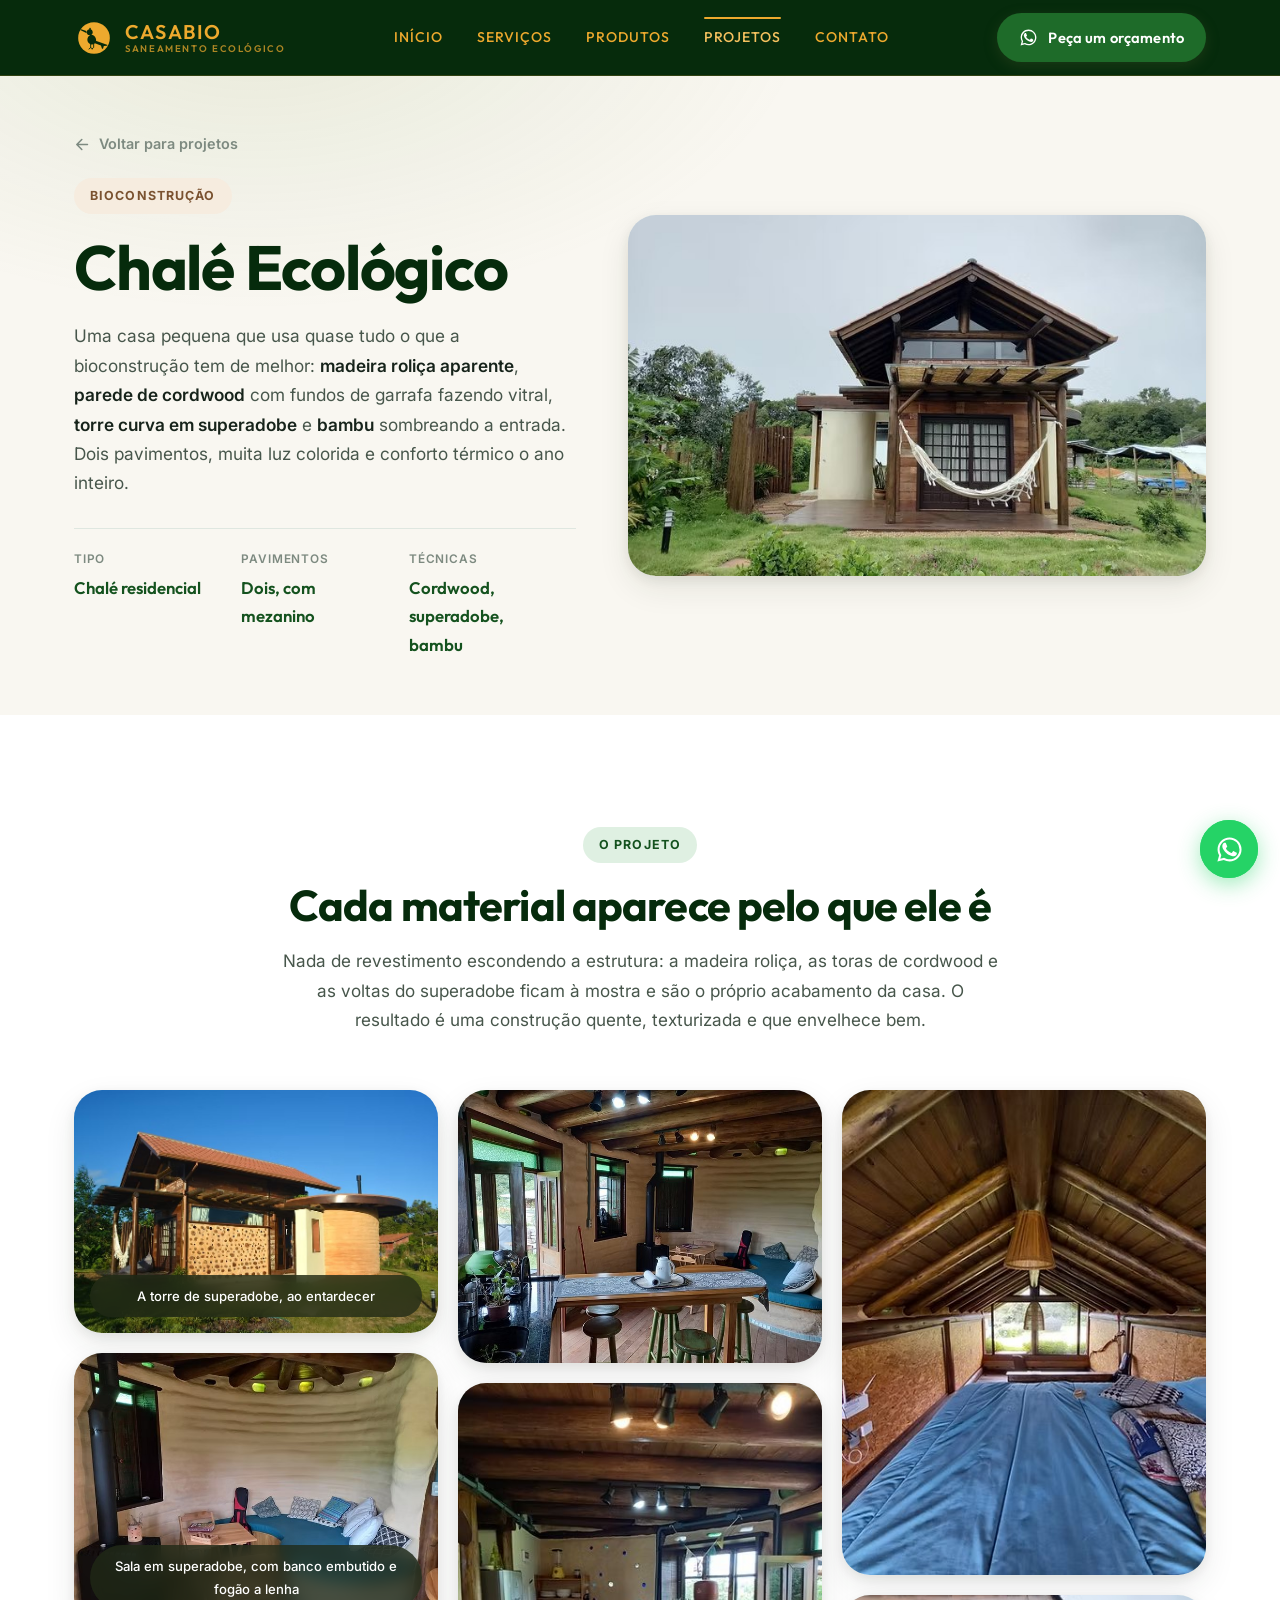
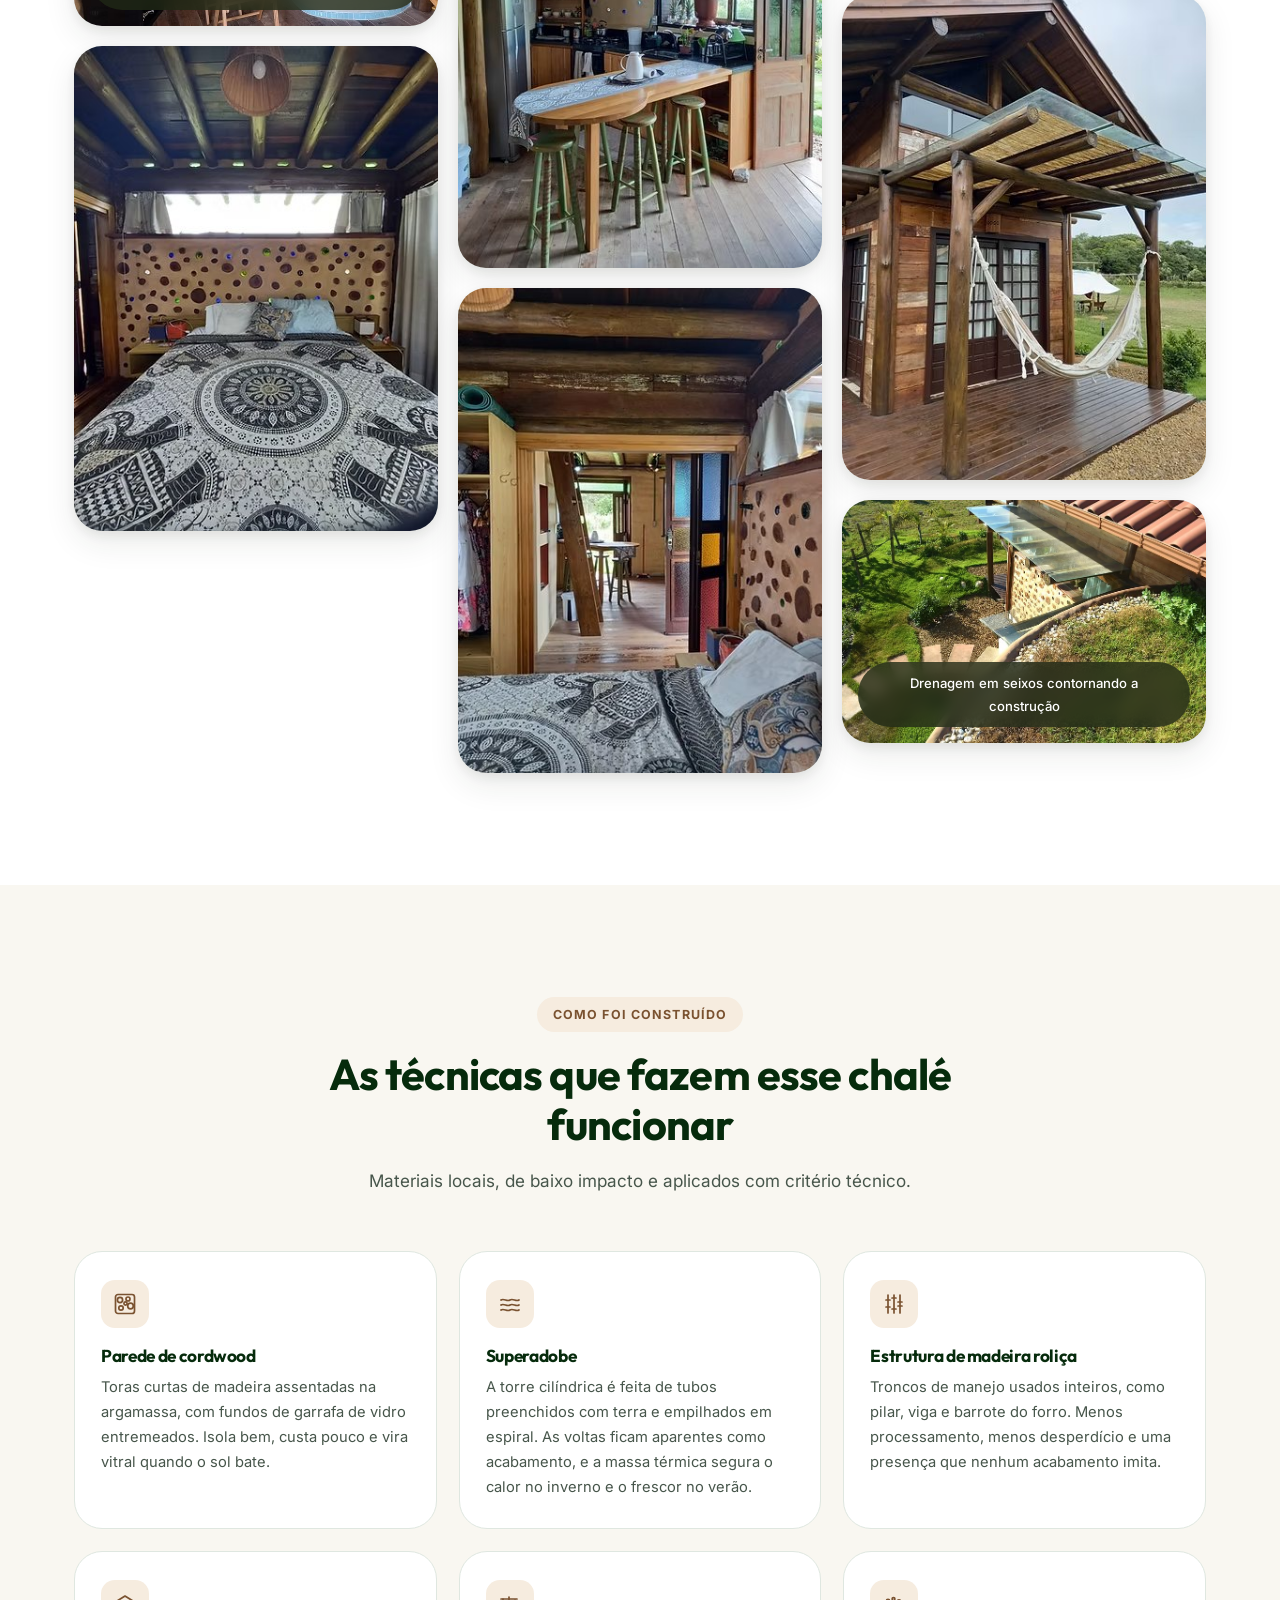
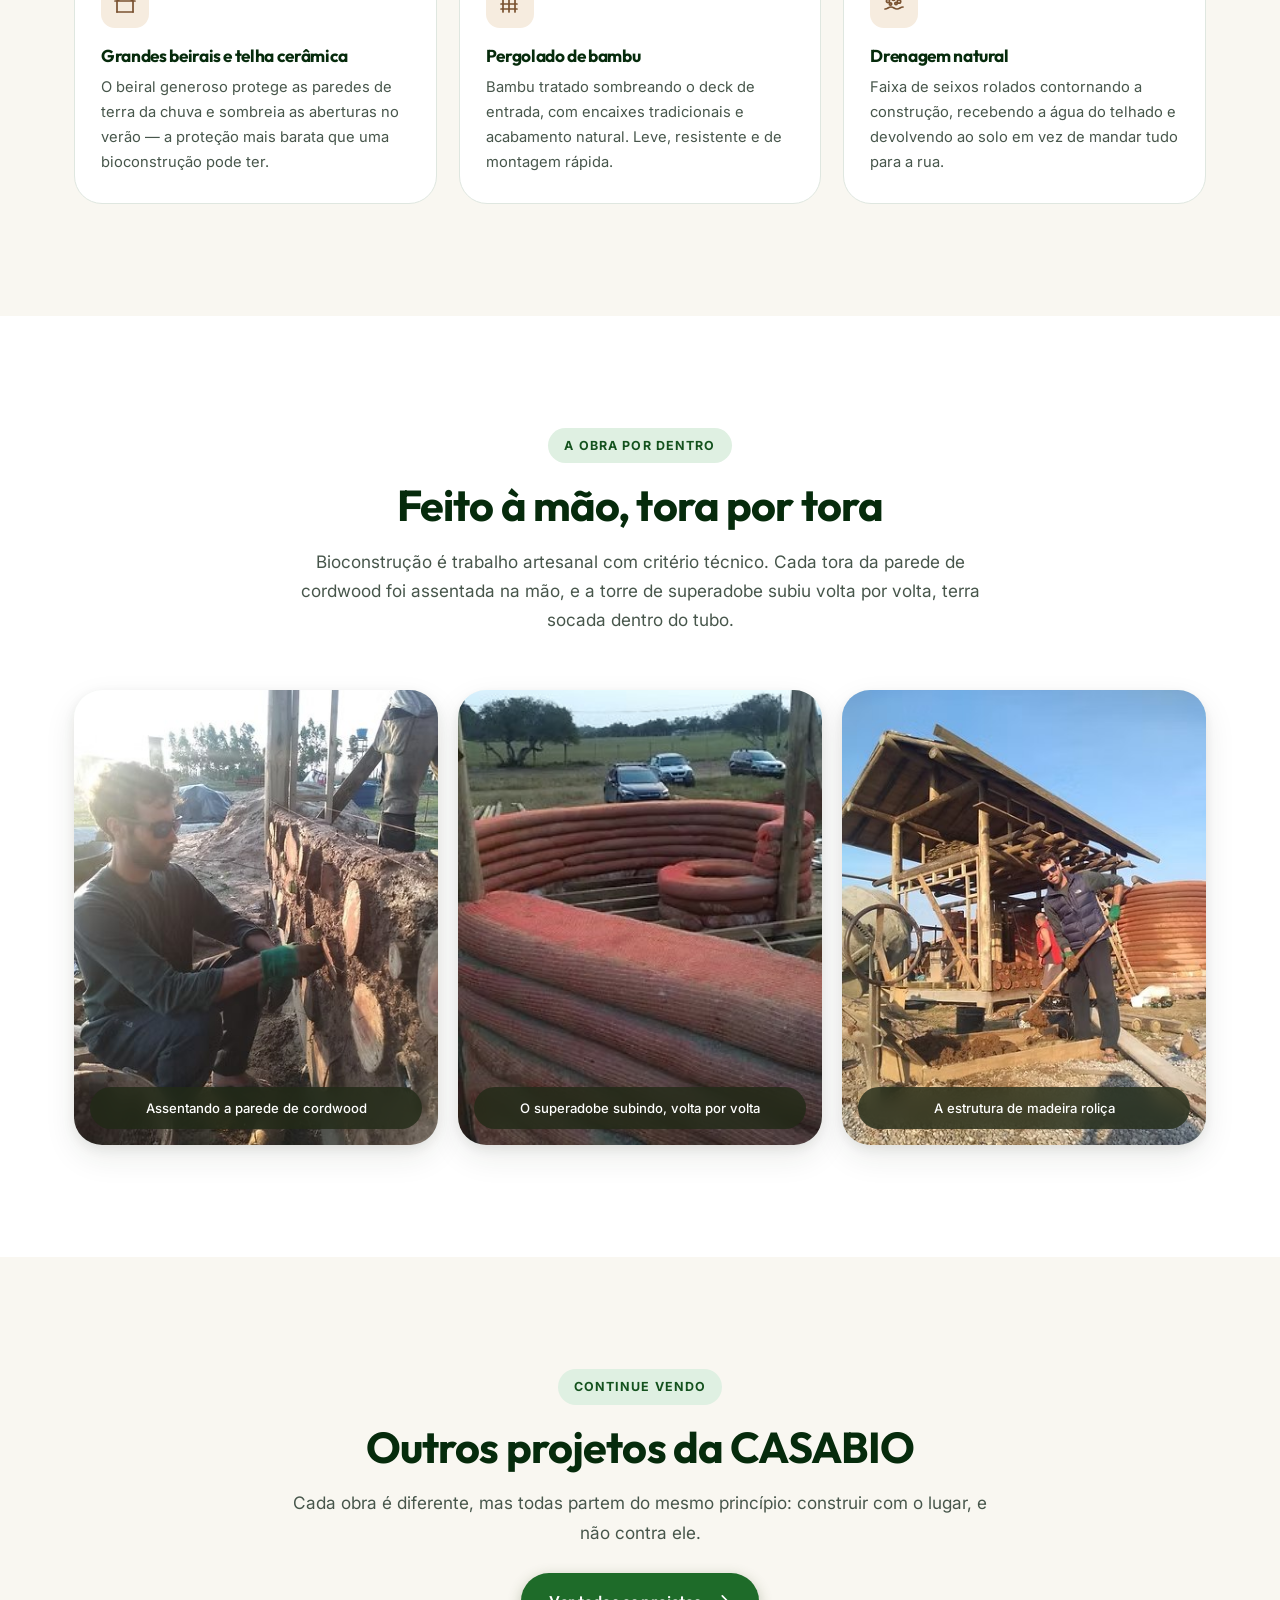
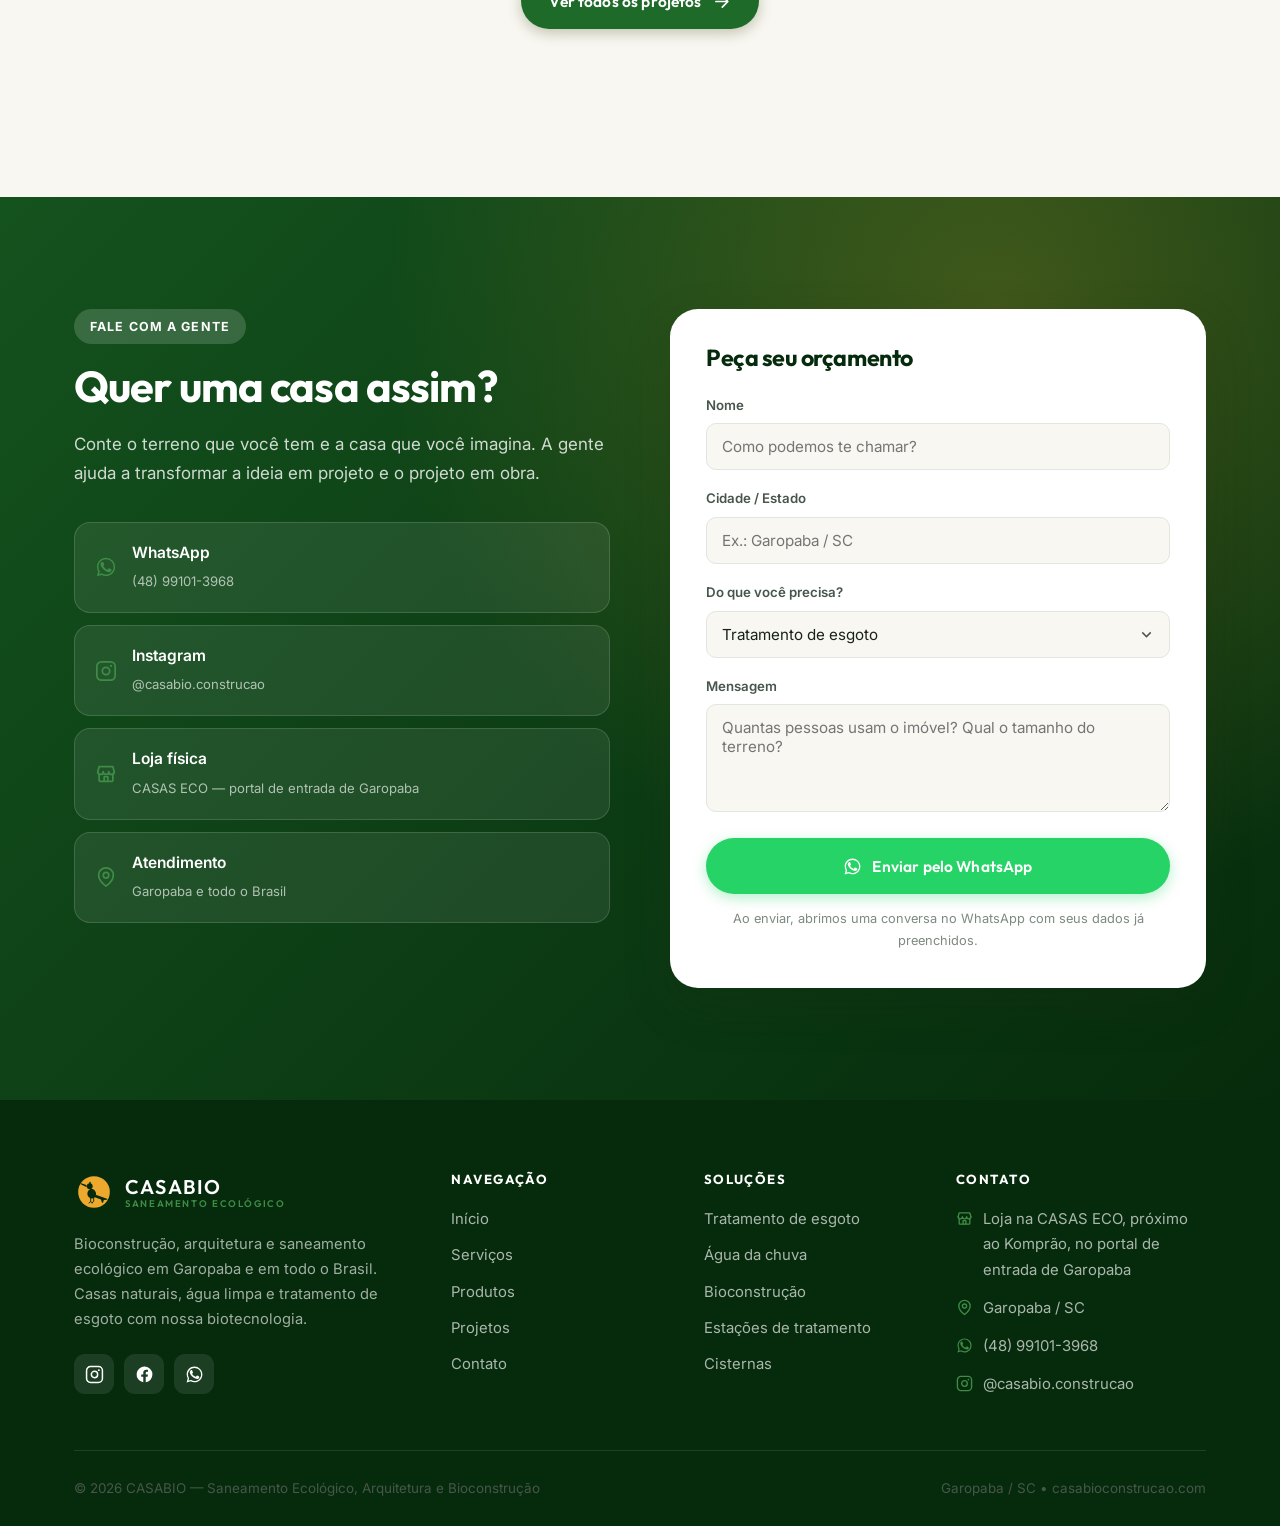
<file: projeto-chale-ecologico.html>
<!DOCTYPE html>
<html lang="pt-BR">
<head>
<meta charset="utf-8">
<meta name="viewport" content="width=device-width, initial-scale=1">
<title>Chalé Ecológico — Projeto de bioconstrução | CASABIO</title>
<meta name="description" content="Chalé de dois pavimentos em bioconstrução: estrutura de madeira roliça, parede de cordwood com vitrais de garrafa, torre de superadobe e pergolado de bambu. Projeto e obra CASABIO.">
<meta name="theme-color" content="#445629">
<meta property="og:type" content="website">
<meta property="og:site_name" content="CASABIO">
<meta property="og:title" content="Chalé Ecológico — Projeto de bioconstrução | CASABIO">
<meta property="og:description" content="Chalé de dois pavimentos em bioconstrução: estrutura de madeira roliça, parede de cordwood com vitrais de garrafa, torre de superadobe e pergolado de bambu. Projeto e obra CASABIO.">
<meta property="og:locale" content="pt_BR">
<link rel="icon" href="data:image/svg+xml,%3Csvg xmlns='http://www.w3.org/2000/svg' viewBox='0 0 48 48'%3E%3Ccircle cx='24' cy='24' r='24' fill='%23eda92e'/%3E%3Cg fill='%23062b0c'%3E%3Ccircle cx='20.2' cy='17.6' r='4.2'/%3E%3Cpath d='M17.2 15.9 10 13.4c-.7-.2-1.1.8-.5 1.2l6.6 3.6 1.1-2.3Z'/%3E%3Cpath d='M20.4 20.8c3.2-.7 6 1.1 7.2 3.9 1 2.3.7 4.7-.9 6.3-2.2 2.1-5.8 1.6-7.8-.6-2.2-2.4-2.1-6.3 1.5-9.6Z'/%3E%3Cpath d='M26.6 26.9 40 30.6c.7.2.6 1.2-.1 1.3l-4.3.5-1.3 3.2c-.3.7-1.2.5-1.3-.2l-.9-3.8-6.9-2.2 1.4-2.5Z'/%3E%3C/g%3E%3C/svg%3E">
<link rel="preconnect" href="https://fonts.googleapis.com">
<link rel="preconnect" href="https://fonts.gstatic.com" crossorigin>
<link href="https://fonts.googleapis.com/css2?family=Outfit:wght@500;600;700&family=Inter:wght@400;500;600&display=swap" rel="stylesheet">
<link rel="stylesheet" href="assets/css/style.css">
</head>
<body>
<header class="topo">
  <div class="container topo__interno">
    <a href="index.html" class="logo" aria-label="CASABIO — página inicial">
      <svg class="logo__marca" viewBox="0 0 48 48" fill="none" aria-hidden="true"><circle cx="24" cy="24" r="19" fill="#eda92e"/><g fill="#062b0c"><path d="M18.6 12.3c.4-.9 1.5-.6 1.5.3v2l-1.9-.6.4-1.7Z"/><circle cx="18.9" cy="17" r="3.5"/><path d="M15.7 15.9 8.6 13.4c-.8-.3-1.2.9-.5 1.3l7.2 3.7-.6-2.5Z"/><path d="M19.4 20.3c3.3-.5 5.9 1.5 6.8 4.2.8 2.5.1 5-1.8 6.4-2.3 1.7-5.6.8-7.3-1.6-1.9-2.7-1.1-7 2.3-9Z"/><path d="m25.2 27 14.4 5.1c.7.3.5 1.3-.2 1.3l-3.6.2-.9 2.9c-.2.7-1.2.7-1.4 0l-1.2-3.6-8.1-2.9 1-3Z"/></g><g stroke="#062b0c" stroke-width="1.1" stroke-linecap="round" stroke-linejoin="round"><path d="M20 31.3v4.3l-2 1.6M20 35.6l2.3 1.5"/><path d="M23.6 31.5v3.9l-1.9 1.5"/></g></svg>
      <span class="logo__texto">
        <span class="logo__nome">CASABIO</span>
        <span class="logo__sub">Saneamento Ecológico</span>
      </span>
    </a>

    <nav class="nav" id="nav-principal" aria-label="Navegação principal">
      <a href="index.html" class="">Início</a>
      <a href="servicos.html" class="">Serviços</a>
      <a href="produtos.html" class="">Produtos</a>
      <a href="projetos.html" class="ativo">Projetos</a>
      <a href="contato.html" class="">Contato</a>
      <a href="https://wa.me/5548991013968" class="btn btn--primario" target="_blank" rel="noopener"><svg viewBox="0 0 24 24" fill="currentColor" aria-hidden="true"><path d="M17.47 14.38c-.3-.15-1.75-.86-2.02-.96-.27-.1-.47-.15-.67.15-.2.3-.77.96-.94 1.16-.17.2-.35.22-.64.07-.3-.15-1.25-.46-2.38-1.47-.88-.78-1.47-1.75-1.65-2.05-.17-.3-.02-.46.13-.6.13-.14.3-.35.45-.52.15-.17.2-.3.3-.5.1-.2.05-.37-.02-.52-.08-.15-.67-1.6-.92-2.2-.24-.58-.49-.5-.67-.51h-.57c-.2 0-.52.07-.79.37-.27.3-1.04 1.01-1.04 2.47s1.06 2.86 1.21 3.06c.15.2 2.1 3.2 5.08 4.49.71.3 1.26.49 1.69.63.71.22 1.36.19 1.87.12.57-.09 1.75-.72 2-1.41.25-.69.25-1.28.17-1.41-.07-.13-.27-.2-.57-.35z"/><path d="M12.04 2C6.58 2 2.13 6.45 2.13 11.91c0 1.75.46 3.45 1.32 4.95L2 22l5.25-1.38a9.87 9.87 0 0 0 4.79 1.22h.01c5.46 0 9.91-4.45 9.91-9.91 0-2.65-1.03-5.14-2.9-7.01A9.82 9.82 0 0 0 12.04 2zm0 18.15c-1.48 0-2.93-.4-4.2-1.15l-.3-.18-3.12.82.83-3.04-.2-.31a8.2 8.2 0 0 1-1.26-4.38c0-4.54 3.7-8.24 8.25-8.24 2.2 0 4.27.86 5.83 2.42a8.19 8.19 0 0 1 2.41 5.83c0 4.54-3.7 8.23-8.24 8.23z"/></svg> Orçamento</a>
    </nav>

    <div class="topo__acoes">
      <a href="https://wa.me/5548991013968" class="btn btn--primario" target="_blank" rel="noopener"><svg viewBox="0 0 24 24" fill="currentColor" aria-hidden="true"><path d="M17.47 14.38c-.3-.15-1.75-.86-2.02-.96-.27-.1-.47-.15-.67.15-.2.3-.77.96-.94 1.16-.17.2-.35.22-.64.07-.3-.15-1.25-.46-2.38-1.47-.88-.78-1.47-1.75-1.65-2.05-.17-.3-.02-.46.13-.6.13-.14.3-.35.45-.52.15-.17.2-.3.3-.5.1-.2.05-.37-.02-.52-.08-.15-.67-1.6-.92-2.2-.24-.58-.49-.5-.67-.51h-.57c-.2 0-.52.07-.79.37-.27.3-1.04 1.01-1.04 2.47s1.06 2.86 1.21 3.06c.15.2 2.1 3.2 5.08 4.49.71.3 1.26.49 1.69.63.71.22 1.36.19 1.87.12.57-.09 1.75-.72 2-1.41.25-.69.25-1.28.17-1.41-.07-.13-.27-.2-.57-.35z"/><path d="M12.04 2C6.58 2 2.13 6.45 2.13 11.91c0 1.75.46 3.45 1.32 4.95L2 22l5.25-1.38a9.87 9.87 0 0 0 4.79 1.22h.01c5.46 0 9.91-4.45 9.91-9.91 0-2.65-1.03-5.14-2.9-7.01A9.82 9.82 0 0 0 12.04 2zm0 18.15c-1.48 0-2.93-.4-4.2-1.15l-.3-.18-3.12.82.83-3.04-.2-.31a8.2 8.2 0 0 1-1.26-4.38c0-4.54 3.7-8.24 8.25-8.24 2.2 0 4.27.86 5.83 2.42a8.19 8.19 0 0 1 2.41 5.83c0 4.54-3.7 8.23-8.24 8.23z"/></svg> Peça um orçamento</a>
      <button class="menu-btn" type="button" aria-label="Abrir menu" aria-expanded="false" aria-controls="nav-principal"><span></span></button>
    </div>
  </div>
</header>
<main>

<!-- ================= CAPA DO PROJETO ================= -->
<section class="projeto-capa">
  <div class="container projeto-capa__grade">
    <div>
      <a href="projetos.html" class="voltar"><svg viewBox="0 0 24 24" fill="none" stroke="currentColor" stroke-width="2.2" stroke-linecap="round" stroke-linejoin="round" aria-hidden="true"><path d="M5 12h14m-6-7 7 7-7 7"/></svg> Voltar para projetos</a>
      <span class="selo selo--terra">Bioconstrução</span>
      <h1>Chalé Ecológico</h1>
      <p>
        Uma casa pequena que usa quase tudo o que a bioconstrução tem de melhor:
        <strong>madeira roliça aparente</strong>, <strong>parede de cordwood</strong> com
        fundos de garrafa fazendo vitral, <strong>torre curva em superadobe</strong> e
        <strong>bambu</strong> sombreando a entrada. Dois pavimentos, muita luz colorida
        e conforto térmico o ano inteiro.
      </p>
      <dl class="ficha">
        <div><dt>Tipo</dt><dd>Chalé residencial</dd></div>
        <div><dt>Pavimentos</dt><dd>Dois, com mezanino</dd></div>
        <div><dt>Técnicas</dt><dd>Cordwood, superadobe, bambu</dd></div>
      </dl>
    </div>

    <div class="foto foto--larga revelar">
      <img src="assets/img/chale-fachada.jpg"
           alt="Fachada do Chalé Ecológico: pergolado de bambu sobre o deck de madeira, rede armada, parede de cordwood e mezanino com varanda"
           width="689" height="517">
    </div>
  </div>
</section>

<!-- ================= SOBRE O PROJETO ================= -->
<section class="secao">
  <div class="container">
    <div class="cabecalho-secao centro revelar">
      <span class="selo">O projeto</span>
      <h2>Cada material aparece pelo que ele é</h2>
      <p>
        Nada de revestimento escondendo a estrutura: a madeira roliça, as toras de
        cordwood e as voltas do superadobe ficam à mostra e são o próprio acabamento
        da casa. O resultado é uma construção quente, texturizada e que envelhece bem.
      </p>
    </div>

    <div class="galeria galeria--projeto">
      <figure class="foto revelar">
        <img src="assets/img/chale-lateral.jpg" width="775" height="517" loading="lazy"
             alt="O chalé ao entardecer, visto de lado: parede de cordwood, torre cilíndrica de superadobe com cobertura circular e telhado de telha cerâmica">
        <figcaption class="foto__legenda">A torre de superadobe, ao entardecer</figcaption>
      </figure>
      <figure class="foto revelar" data-atraso="80">
        <img src="assets/img/chale-sala.jpg" width="689" height="517" loading="lazy"
             alt="Sala com paredes curvas de superadobe rebocado, banco embutido com estofado azul, fogão a lenha e forro de troncos roliços com garrafas de vidro coloridas">
        <figcaption class="foto__legenda">Sala em superadobe, com banco embutido e fogão a lenha</figcaption>
      </figure>
      <figure class="foto revelar" data-atraso="140">
        <img src="assets/img/chale-quarto.jpg" width="388" height="517" loading="lazy"
             alt="Quarto com cabeceira de cordwood com fundos de garrafa coloridos, forro de troncos aparentes e janela horizontal alta">
      </figure>
      <figure class="foto revelar" data-atraso="200">
        <img src="assets/img/chale-estar.jpg" width="689" height="517" loading="lazy"
             alt="Estar com mesa e banquetas de madeira, fogão a lenha, banco curvo de superadobe e portas com vitrais coloridos">
      </figure>
      <figure class="foto revelar" data-atraso="260">
        <img src="assets/img/chale-cozinha.jpg" width="388" height="517" loading="lazy"
             alt="Cozinha com bancada alta, banquetas de madeira e parede de cordwood ao fundo">
      </figure>
      <figure class="foto revelar" data-atraso="320">
        <img src="assets/img/chale-circulacao.jpg" width="388" height="517" loading="lazy"
             alt="Circulação interna com porta de vitrais coloridos, parede de cordwood e estrutura de madeira aparente">
      </figure>
      <figure class="foto revelar" data-atraso="380">
        <img src="assets/img/chale-mezanino.jpg" width="388" height="517" loading="lazy"
             alt="Mezanino sob o telhado de duas águas, com forro de madeira aparente e janela ao fundo">
      </figure>
      <figure class="foto revelar" data-atraso="440">
        <img src="assets/img/chale-varanda.jpg" width="388" height="517" loading="lazy"
             alt="Varanda coberta com estrutura de madeira roliça, telha translúcida, deck e rede">
      </figure>
      <figure class="foto revelar" data-atraso="500">
        <img src="assets/img/chale-detalhe.jpg" width="775" height="517" loading="lazy"
             alt="Detalhe externo: cobertura translúcida, parede de cordwood, telha cerâmica, caminho de placas e faixa de seixos rolados fazendo a drenagem">
        <figcaption class="foto__legenda">Drenagem em seixos contornando a construção</figcaption>
      </figure>
    </div>
  </div>
</section>

<!-- ================= TÉCNICAS ================= -->
<section class="secao secao--areia">
  <div class="container">
    <div class="cabecalho-secao centro revelar">
      <span class="selo selo--terra">Como foi construído</span>
      <h2>As técnicas que fazem esse chalé funcionar</h2>
      <p>Materiais locais, de baixo impacto e aplicados com critério técnico.</p>
    </div>

    <div class="tecnicas">
      <article class="tecnica revelar">
        <div class="tecnica__icone"><svg viewBox="0 0 24 24" fill="none" stroke="currentColor" stroke-width="1.7" stroke-linecap="round" stroke-linejoin="round"><circle cx="7" cy="8" r="2.6"/><circle cx="15" cy="7" r="2"/><circle cx="17.5" cy="14" r="2.8"/><circle cx="8" cy="16" r="2.2"/><circle cx="12.5" cy="11.5" r="1.6"/><rect x="2.5" y="2.5" width="19" height="19" rx="2.5"/></svg></div>
        <h3>Parede de cordwood</h3>
        <p>Toras curtas de madeira assentadas na argamassa, com fundos de garrafa de vidro entremeados. Isola bem, custa pouco e vira vitral quando o sol bate.</p>
      </article>
      <article class="tecnica revelar">
        <div class="tecnica__icone"><svg viewBox="0 0 24 24" fill="none" stroke="currentColor" stroke-width="1.7" stroke-linecap="round" stroke-linejoin="round"><path d="M3 8c3-2 6 2 9 0s6 2 9 0"/><path d="M3 13c3-2 6 2 9 0s6 2 9 0"/><path d="M3 18c3-2 6 2 9 0s6 2 9 0"/></svg></div>
        <h3>Superadobe</h3>
        <p>A torre cilíndrica é feita de tubos preenchidos com terra e empilhados em espiral. As voltas ficam aparentes como acabamento, e a massa térmica segura o calor no inverno e o frescor no verão.</p>
      </article>
      <article class="tecnica revelar">
        <div class="tecnica__icone"><svg viewBox="0 0 24 24" fill="none" stroke="currentColor" stroke-width="1.7" stroke-linecap="round" stroke-linejoin="round"><path d="M6 21V3M12 21V3M18 21V3"/><path d="M4 8h4M10 6h4M16 10h4M4 15h4M10 17h4M16 14h4"/></svg></div>
        <h3>Estrutura de madeira roliça</h3>
        <p>Troncos de manejo usados inteiros, como pilar, viga e barrote do forro. Menos processamento, menos desperdício e uma presença que nenhum acabamento imita.</p>
      </article>
      <article class="tecnica revelar">
        <div class="tecnica__icone"><svg viewBox="0 0 24 24" fill="none" stroke="currentColor" stroke-width="1.7" stroke-linecap="round" stroke-linejoin="round"><path d="M4 20V9l8-5 8 5v11"/><path d="M2 9h20"/><path d="M4 20h16"/></svg></div>
        <h3>Grandes beirais e telha cerâmica</h3>
        <p>O beiral generoso protege as paredes de terra da chuva e sombreia as aberturas no verão — a proteção mais barata que uma bioconstrução pode ter.</p>
      </article>
      <article class="tecnica revelar">
        <div class="tecnica__icone"><svg viewBox="0 0 24 24" fill="none" stroke="currentColor" stroke-width="1.7" stroke-linecap="round" stroke-linejoin="round"><path d="M5 20V7M11 20V5M17 20V8"/><path d="M3 7h16M3 12h16M3 17h16"/></svg></div>
        <h3>Pergolado de bambu</h3>
        <p>Bambu tratado sombreando o deck de entrada, com encaixes tradicionais e acabamento natural. Leve, resistente e de montagem rápida.</p>
      </article>
      <article class="tecnica revelar">
        <div class="tecnica__icone"><svg viewBox="0 0 24 24" fill="none" stroke="currentColor" stroke-width="1.7" stroke-linecap="round" stroke-linejoin="round"><path d="M3 17c3 0 3-2 6-2s3 2 6 2 3-2 6-2"/><circle cx="6" cy="9" r="1.6"/><circle cx="11.5" cy="7" r="1.4"/><circle cx="17" cy="9.5" r="1.7"/><circle cx="14" cy="11.5" r="1.2"/><circle cx="8.5" cy="12" r="1.2"/></svg></div>
        <h3>Drenagem natural</h3>
        <p>Faixa de seixos rolados contornando a construção, recebendo a água do telhado e devolvendo ao solo em vez de mandar tudo para a rua.</p>
      </article>
    </div>
  </div>
</section>

<!-- ================= A OBRA ================= -->
<section class="secao">
  <div class="container">
    <div class="cabecalho-secao centro revelar">
      <span class="selo">A obra por dentro</span>
      <h2>Feito à mão, tora por tora</h2>
      <p>
        Bioconstrução é trabalho artesanal com critério técnico. Cada tora da parede de
        cordwood foi assentada na mão, e a torre de superadobe subiu
        volta por volta, terra socada dentro do tubo.
      </p>
    </div>

    <div class="galeria">
      <figure class="foto foto--alta revelar">
        <img src="assets/img/chale-obra-cordwood.jpg" width="388" height="517" loading="lazy"
             alt="Trabalhador assentando toras curtas de madeira na argamassa de terra, montando a parede de cordwood">
        <figcaption class="foto__legenda">Assentando a parede de cordwood</figcaption>
      </figure>
      <figure class="foto foto--alta revelar" data-atraso="120">
        <img src="assets/img/chale-obra-terra.jpg" width="277" height="517" loading="lazy"
             alt="Parede circular de superadobe em construção: tubos preenchidos com terra empilhados em espiral, ainda sem revestimento">
        <figcaption class="foto__legenda">O superadobe subindo, volta por volta</figcaption>
      </figure>
      <figure class="foto foto--alta revelar" data-atraso="240">
        <img src="assets/img/chale-obra-estrutura.jpg" width="388" height="517" loading="lazy"
             alt="Estrutura de madeira roliça montada no canteiro, com a cobertura sendo executada">
        <figcaption class="foto__legenda">A estrutura de madeira roliça</figcaption>
      </figure>
    </div>
  </div>
</section>

<!-- ================= OUTROS PROJETOS ================= -->
<section class="secao secao--areia">
  <div class="container">
    <div class="cabecalho-secao centro revelar">
      <span class="selo">Continue vendo</span>
      <h2>Outros projetos da CASABIO</h2>
      <p>Cada obra é diferente, mas todas partem do mesmo princípio: construir com o lugar, e não contra ele.</p>
      <p style="margin-top:26px">
        <a href="projetos.html" class="btn btn--primario">Ver todos os projetos <svg viewBox="0 0 24 24" fill="none" stroke="currentColor" stroke-width="2.2" stroke-linecap="round" stroke-linejoin="round" aria-hidden="true"><path d="M5 12h14m-6-7 7 7-7 7"/></svg></a>
      </p>
    </div>
  </div>
</section>

<section class="secao cta" id="contato">
  <div class="container cta__grade">
    <div class="revelar">
      <span class="selo selo--claro">Fale com a gente</span>
      <h2>Quer uma casa assim?</h2>
      <p class="cta__texto">Conte o terreno que você tem e a casa que você imagina. A gente ajuda a transformar a ideia em projeto e o projeto em obra.</p>
      <div class="cta__canais">
        <a class="cta__canal" href="https://wa.me/5548991013968" target="_blank" rel="noopener">
          <svg viewBox="0 0 24 24" fill="currentColor" aria-hidden="true"><path d="M17.47 14.38c-.3-.15-1.75-.86-2.02-.96-.27-.1-.47-.15-.67.15-.2.3-.77.96-.94 1.16-.17.2-.35.22-.64.07-.3-.15-1.25-.46-2.38-1.47-.88-.78-1.47-1.75-1.65-2.05-.17-.3-.02-.46.13-.6.13-.14.3-.35.45-.52.15-.17.2-.3.3-.5.1-.2.05-.37-.02-.52-.08-.15-.67-1.6-.92-2.2-.24-.58-.49-.5-.67-.51h-.57c-.2 0-.52.07-.79.37-.27.3-1.04 1.01-1.04 2.47s1.06 2.86 1.21 3.06c.15.2 2.1 3.2 5.08 4.49.71.3 1.26.49 1.69.63.71.22 1.36.19 1.87.12.57-.09 1.75-.72 2-1.41.25-.69.25-1.28.17-1.41-.07-.13-.27-.2-.57-.35z"/><path d="M12.04 2C6.58 2 2.13 6.45 2.13 11.91c0 1.75.46 3.45 1.32 4.95L2 22l5.25-1.38a9.87 9.87 0 0 0 4.79 1.22h.01c5.46 0 9.91-4.45 9.91-9.91 0-2.65-1.03-5.14-2.9-7.01A9.82 9.82 0 0 0 12.04 2zm0 18.15c-1.48 0-2.93-.4-4.2-1.15l-.3-.18-3.12.82.83-3.04-.2-.31a8.2 8.2 0 0 1-1.26-4.38c0-4.54 3.7-8.24 8.25-8.24 2.2 0 4.27.86 5.83 2.42a8.19 8.19 0 0 1 2.41 5.83c0 4.54-3.7 8.23-8.24 8.23z"/></svg><div><strong>WhatsApp</strong><span>(48) 99101-3968</span></div>
        </a>
        <a class="cta__canal" href="https://instagram.com/casabio.construcao" target="_blank" rel="noopener">
          <svg viewBox="0 0 24 24" fill="none" stroke="currentColor" stroke-width="1.9" stroke-linecap="round" stroke-linejoin="round" aria-hidden="true"><rect x="2" y="2" width="20" height="20" rx="5"/><circle cx="12" cy="12" r="4"/><circle cx="17.5" cy="6.5" r="1.2" fill="currentColor" stroke="none"/></svg><div><strong>Instagram</strong><span>@casabio.construcao</span></div>
        </a>
        <a class="cta__canal" href="contato.html">
          <svg viewBox="0 0 24 24" fill="none" stroke="currentColor" stroke-width="1.9" stroke-linecap="round" stroke-linejoin="round" aria-hidden="true"><path d="M3 9.5 4.5 4h15L21 9.5"/><path d="M3 9.5a3 3 0 0 0 6 0 3 3 0 0 0 6 0 3 3 0 0 0 6 0"/><path d="M4.5 12v7a1 1 0 0 0 1 1h13a1 1 0 0 0 1-1v-7"/><path d="M10 20v-5h4v5"/></svg><div><strong>Loja física</strong><span>CASAS ECO — portal de entrada de Garopaba</span></div>
        </a>
        <div class="cta__canal">
          <svg viewBox="0 0 24 24" fill="none" stroke="currentColor" stroke-width="1.9" stroke-linecap="round" stroke-linejoin="round" aria-hidden="true"><path d="M20 10c0 6-8 12-8 12s-8-6-8-12a8 8 0 0 1 16 0z"/><circle cx="12" cy="10" r="3"/></svg><div><strong>Atendimento</strong><span>Garopaba e todo o Brasil</span></div>
        </div>
      </div>
    </div>

    <form class="form revelar" data-atraso="120" data-form-whatsapp="5548991013968">
      <h3>Peça seu orçamento</h3>
      <div class="campo">
        <label for="nome">Nome</label>
        <input type="text" id="nome" name="nome" required placeholder="Como podemos te chamar?">
      </div>
      <div class="campo">
        <label for="cidade">Cidade / Estado</label>
        <input type="text" id="cidade" name="cidade" placeholder="Ex.: Garopaba / SC">
      </div>
      <div class="campo">
        <label for="interesse">Do que você precisa?</label>
        <select id="interesse" name="interesse">
          <option>Tratamento de esgoto</option>
          <option>Captação de água da chuva</option>
          <option>Bioconstrução</option>
          <option>Arquitetura e projeto</option>
          <option>Outro assunto</option>
        </select>
      </div>
      <div class="campo">
        <label for="mensagem">Mensagem</label>
        <textarea id="mensagem" name="mensagem" placeholder="Quantas pessoas usam o imóvel? Qual o tamanho do terreno?"></textarea>
      </div>
      <button type="submit" class="btn btn--zap btn--bloco"><svg viewBox="0 0 24 24" fill="currentColor" aria-hidden="true"><path d="M17.47 14.38c-.3-.15-1.75-.86-2.02-.96-.27-.1-.47-.15-.67.15-.2.3-.77.96-.94 1.16-.17.2-.35.22-.64.07-.3-.15-1.25-.46-2.38-1.47-.88-.78-1.47-1.75-1.65-2.05-.17-.3-.02-.46.13-.6.13-.14.3-.35.45-.52.15-.17.2-.3.3-.5.1-.2.05-.37-.02-.52-.08-.15-.67-1.6-.92-2.2-.24-.58-.49-.5-.67-.51h-.57c-.2 0-.52.07-.79.37-.27.3-1.04 1.01-1.04 2.47s1.06 2.86 1.21 3.06c.15.2 2.1 3.2 5.08 4.49.71.3 1.26.49 1.69.63.71.22 1.36.19 1.87.12.57-.09 1.75-.72 2-1.41.25-.69.25-1.28.17-1.41-.07-.13-.27-.2-.57-.35z"/><path d="M12.04 2C6.58 2 2.13 6.45 2.13 11.91c0 1.75.46 3.45 1.32 4.95L2 22l5.25-1.38a9.87 9.87 0 0 0 4.79 1.22h.01c5.46 0 9.91-4.45 9.91-9.91 0-2.65-1.03-5.14-2.9-7.01A9.82 9.82 0 0 0 12.04 2zm0 18.15c-1.48 0-2.93-.4-4.2-1.15l-.3-.18-3.12.82.83-3.04-.2-.31a8.2 8.2 0 0 1-1.26-4.38c0-4.54 3.7-8.24 8.25-8.24 2.2 0 4.27.86 5.83 2.42a8.19 8.19 0 0 1 2.41 5.83c0 4.54-3.7 8.23-8.24 8.23z"/></svg> Enviar pelo WhatsApp</button>
      <p class="form__nota">Ao enviar, abrimos uma conversa no WhatsApp com seus dados já preenchidos.</p>
    </form>
  </div>
</section>
</main>
<footer class="rodape">
  <div class="container">
    <div class="rodape__grade">
      <div>
        <a href="index.html" class="logo">
          <svg class="logo__marca" viewBox="0 0 48 48" fill="none" aria-hidden="true"><circle cx="24" cy="24" r="19" fill="#eda92e"/><g fill="#062b0c"><path d="M18.6 12.3c.4-.9 1.5-.6 1.5.3v2l-1.9-.6.4-1.7Z"/><circle cx="18.9" cy="17" r="3.5"/><path d="M15.7 15.9 8.6 13.4c-.8-.3-1.2.9-.5 1.3l7.2 3.7-.6-2.5Z"/><path d="M19.4 20.3c3.3-.5 5.9 1.5 6.8 4.2.8 2.5.1 5-1.8 6.4-2.3 1.7-5.6.8-7.3-1.6-1.9-2.7-1.1-7 2.3-9Z"/><path d="m25.2 27 14.4 5.1c.7.3.5 1.3-.2 1.3l-3.6.2-.9 2.9c-.2.7-1.2.7-1.4 0l-1.2-3.6-8.1-2.9 1-3Z"/></g><g stroke="#062b0c" stroke-width="1.1" stroke-linecap="round" stroke-linejoin="round"><path d="M20 31.3v4.3l-2 1.6M20 35.6l2.3 1.5"/><path d="M23.6 31.5v3.9l-1.9 1.5"/></g></svg>
          <span class="logo__texto">
            <span class="logo__nome">CASABIO</span>
            <span class="logo__sub">Saneamento Ecológico</span>
          </span>
        </a>
        <p class="rodape__sobre">Bioconstrução, arquitetura e saneamento ecológico em Garopaba e em todo o Brasil. Casas naturais, água limpa e tratamento de esgoto com nossa biotecnologia.</p>
        <div class="rodape__sociais">
          <a href="https://instagram.com/casabio.construcao" target="_blank" rel="noopener" aria-label="Instagram"><svg viewBox="0 0 24 24" fill="none" stroke="currentColor" stroke-width="1.9" stroke-linecap="round" stroke-linejoin="round" aria-hidden="true"><rect x="2" y="2" width="20" height="20" rx="5"/><circle cx="12" cy="12" r="4"/><circle cx="17.5" cy="6.5" r="1.2" fill="currentColor" stroke="none"/></svg></a>
          <a href="https://www.facebook.com/casabioconstrucao" target="_blank" rel="noopener" aria-label="Facebook"><svg viewBox="0 0 24 24" fill="currentColor" aria-hidden="true"><path d="M22 12a10 10 0 1 0-11.56 9.88v-6.99H7.9V12h2.54V9.8c0-2.5 1.49-3.89 3.77-3.89 1.09 0 2.24.2 2.24.2v2.46h-1.26c-1.24 0-1.63.77-1.63 1.56V12h2.78l-.45 2.89h-2.33v6.99A10 10 0 0 0 22 12z"/></svg></a>
          <a href="https://wa.me/5548991013968" target="_blank" rel="noopener" aria-label="WhatsApp"><svg viewBox="0 0 24 24" fill="currentColor" aria-hidden="true"><path d="M17.47 14.38c-.3-.15-1.75-.86-2.02-.96-.27-.1-.47-.15-.67.15-.2.3-.77.96-.94 1.16-.17.2-.35.22-.64.07-.3-.15-1.25-.46-2.38-1.47-.88-.78-1.47-1.75-1.65-2.05-.17-.3-.02-.46.13-.6.13-.14.3-.35.45-.52.15-.17.2-.3.3-.5.1-.2.05-.37-.02-.52-.08-.15-.67-1.6-.92-2.2-.24-.58-.49-.5-.67-.51h-.57c-.2 0-.52.07-.79.37-.27.3-1.04 1.01-1.04 2.47s1.06 2.86 1.21 3.06c.15.2 2.1 3.2 5.08 4.49.71.3 1.26.49 1.69.63.71.22 1.36.19 1.87.12.57-.09 1.75-.72 2-1.41.25-.69.25-1.28.17-1.41-.07-.13-.27-.2-.57-.35z"/><path d="M12.04 2C6.58 2 2.13 6.45 2.13 11.91c0 1.75.46 3.45 1.32 4.95L2 22l5.25-1.38a9.87 9.87 0 0 0 4.79 1.22h.01c5.46 0 9.91-4.45 9.91-9.91 0-2.65-1.03-5.14-2.9-7.01A9.82 9.82 0 0 0 12.04 2zm0 18.15c-1.48 0-2.93-.4-4.2-1.15l-.3-.18-3.12.82.83-3.04-.2-.31a8.2 8.2 0 0 1-1.26-4.38c0-4.54 3.7-8.24 8.25-8.24 2.2 0 4.27.86 5.83 2.42a8.19 8.19 0 0 1 2.41 5.83c0 4.54-3.7 8.23-8.24 8.23z"/></svg></a>
        </div>
      </div>

      <div>
        <h4>Navegação</h4>
        <div class="rodape__links">
          <a href="index.html">Início</a>
          <a href="servicos.html">Serviços</a>
          <a href="produtos.html">Produtos</a>
          <a href="projetos.html">Projetos</a>
          <a href="contato.html">Contato</a>
        </div>
      </div>

      <div>
        <h4>Soluções</h4>
        <div class="rodape__links">
          <a href="servicos.html#esgoto">Tratamento de esgoto</a>
          <a href="servicos.html#chuva">Água da chuva</a>
          <a href="servicos.html#bioconstrucao">Bioconstrução</a>
          <a href="produtos.html#estacoes">Estações de tratamento</a>
          <a href="produtos.html#cisternas">Cisternas</a>
        </div>
      </div>

      <div>
        <h4>Contato</h4>
        <div class="rodape__contato">
          <span><svg viewBox="0 0 24 24" fill="none" stroke="currentColor" stroke-width="1.9" stroke-linecap="round" stroke-linejoin="round" aria-hidden="true"><path d="M3 9.5 4.5 4h15L21 9.5"/><path d="M3 9.5a3 3 0 0 0 6 0 3 3 0 0 0 6 0 3 3 0 0 0 6 0"/><path d="M4.5 12v7a1 1 0 0 0 1 1h13a1 1 0 0 0 1-1v-7"/><path d="M10 20v-5h4v5"/></svg> Loja na CASAS ECO, próximo ao Komprão, no portal de entrada de Garopaba</span>
          <span><svg viewBox="0 0 24 24" fill="none" stroke="currentColor" stroke-width="1.9" stroke-linecap="round" stroke-linejoin="round" aria-hidden="true"><path d="M20 10c0 6-8 12-8 12s-8-6-8-12a8 8 0 0 1 16 0z"/><circle cx="12" cy="10" r="3"/></svg> Garopaba / SC</span>
          <a href="https://wa.me/5548991013968" target="_blank" rel="noopener"><svg viewBox="0 0 24 24" fill="currentColor" aria-hidden="true"><path d="M17.47 14.38c-.3-.15-1.75-.86-2.02-.96-.27-.1-.47-.15-.67.15-.2.3-.77.96-.94 1.16-.17.2-.35.22-.64.07-.3-.15-1.25-.46-2.38-1.47-.88-.78-1.47-1.75-1.65-2.05-.17-.3-.02-.46.13-.6.13-.14.3-.35.45-.52.15-.17.2-.3.3-.5.1-.2.05-.37-.02-.52-.08-.15-.67-1.6-.92-2.2-.24-.58-.49-.5-.67-.51h-.57c-.2 0-.52.07-.79.37-.27.3-1.04 1.01-1.04 2.47s1.06 2.86 1.21 3.06c.15.2 2.1 3.2 5.08 4.49.71.3 1.26.49 1.69.63.71.22 1.36.19 1.87.12.57-.09 1.75-.72 2-1.41.25-.69.25-1.28.17-1.41-.07-.13-.27-.2-.57-.35z"/><path d="M12.04 2C6.58 2 2.13 6.45 2.13 11.91c0 1.75.46 3.45 1.32 4.95L2 22l5.25-1.38a9.87 9.87 0 0 0 4.79 1.22h.01c5.46 0 9.91-4.45 9.91-9.91 0-2.65-1.03-5.14-2.9-7.01A9.82 9.82 0 0 0 12.04 2zm0 18.15c-1.48 0-2.93-.4-4.2-1.15l-.3-.18-3.12.82.83-3.04-.2-.31a8.2 8.2 0 0 1-1.26-4.38c0-4.54 3.7-8.24 8.25-8.24 2.2 0 4.27.86 5.83 2.42a8.19 8.19 0 0 1 2.41 5.83c0 4.54-3.7 8.23-8.24 8.23z"/></svg> (48) 99101-3968</a>
          <a href="https://instagram.com/casabio.construcao" target="_blank" rel="noopener"><svg viewBox="0 0 24 24" fill="none" stroke="currentColor" stroke-width="1.9" stroke-linecap="round" stroke-linejoin="round" aria-hidden="true"><rect x="2" y="2" width="20" height="20" rx="5"/><circle cx="12" cy="12" r="4"/><circle cx="17.5" cy="6.5" r="1.2" fill="currentColor" stroke="none"/></svg> @casabio.construcao</a>
        </div>
      </div>
    </div>

    <div class="rodape__base">
      <p>© <span data-ano>2026</span> CASABIO — Saneamento Ecológico, Arquitetura e Bioconstrução</p>
      <p>Garopaba / SC • casabioconstrucao.com</p>
    </div>
  </div>
</footer>

<a href="https://wa.me/5548991013968" class="zap-flutuante" target="_blank" rel="noopener" aria-label="Falar no WhatsApp"><svg viewBox="0 0 24 24" fill="currentColor" aria-hidden="true"><path d="M17.47 14.38c-.3-.15-1.75-.86-2.02-.96-.27-.1-.47-.15-.67.15-.2.3-.77.96-.94 1.16-.17.2-.35.22-.64.07-.3-.15-1.25-.46-2.38-1.47-.88-.78-1.47-1.75-1.65-2.05-.17-.3-.02-.46.13-.6.13-.14.3-.35.45-.52.15-.17.2-.3.3-.5.1-.2.05-.37-.02-.52-.08-.15-.67-1.6-.92-2.2-.24-.58-.49-.5-.67-.51h-.57c-.2 0-.52.07-.79.37-.27.3-1.04 1.01-1.04 2.47s1.06 2.86 1.21 3.06c.15.2 2.1 3.2 5.08 4.49.71.3 1.26.49 1.69.63.71.22 1.36.19 1.87.12.57-.09 1.75-.72 2-1.41.25-.69.25-1.28.17-1.41-.07-.13-.27-.2-.57-.35z"/><path d="M12.04 2C6.58 2 2.13 6.45 2.13 11.91c0 1.75.46 3.45 1.32 4.95L2 22l5.25-1.38a9.87 9.87 0 0 0 4.79 1.22h.01c5.46 0 9.91-4.45 9.91-9.91 0-2.65-1.03-5.14-2.9-7.01A9.82 9.82 0 0 0 12.04 2zm0 18.15c-1.48 0-2.93-.4-4.2-1.15l-.3-.18-3.12.82.83-3.04-.2-.31a8.2 8.2 0 0 1-1.26-4.38c0-4.54 3.7-8.24 8.25-8.24 2.2 0 4.27.86 5.83 2.42a8.19 8.19 0 0 1 2.41 5.83c0 4.54-3.7 8.23-8.24 8.23z"/></svg></a>

<script src="assets/js/main.js"></script>
</body>
</html>
</file>
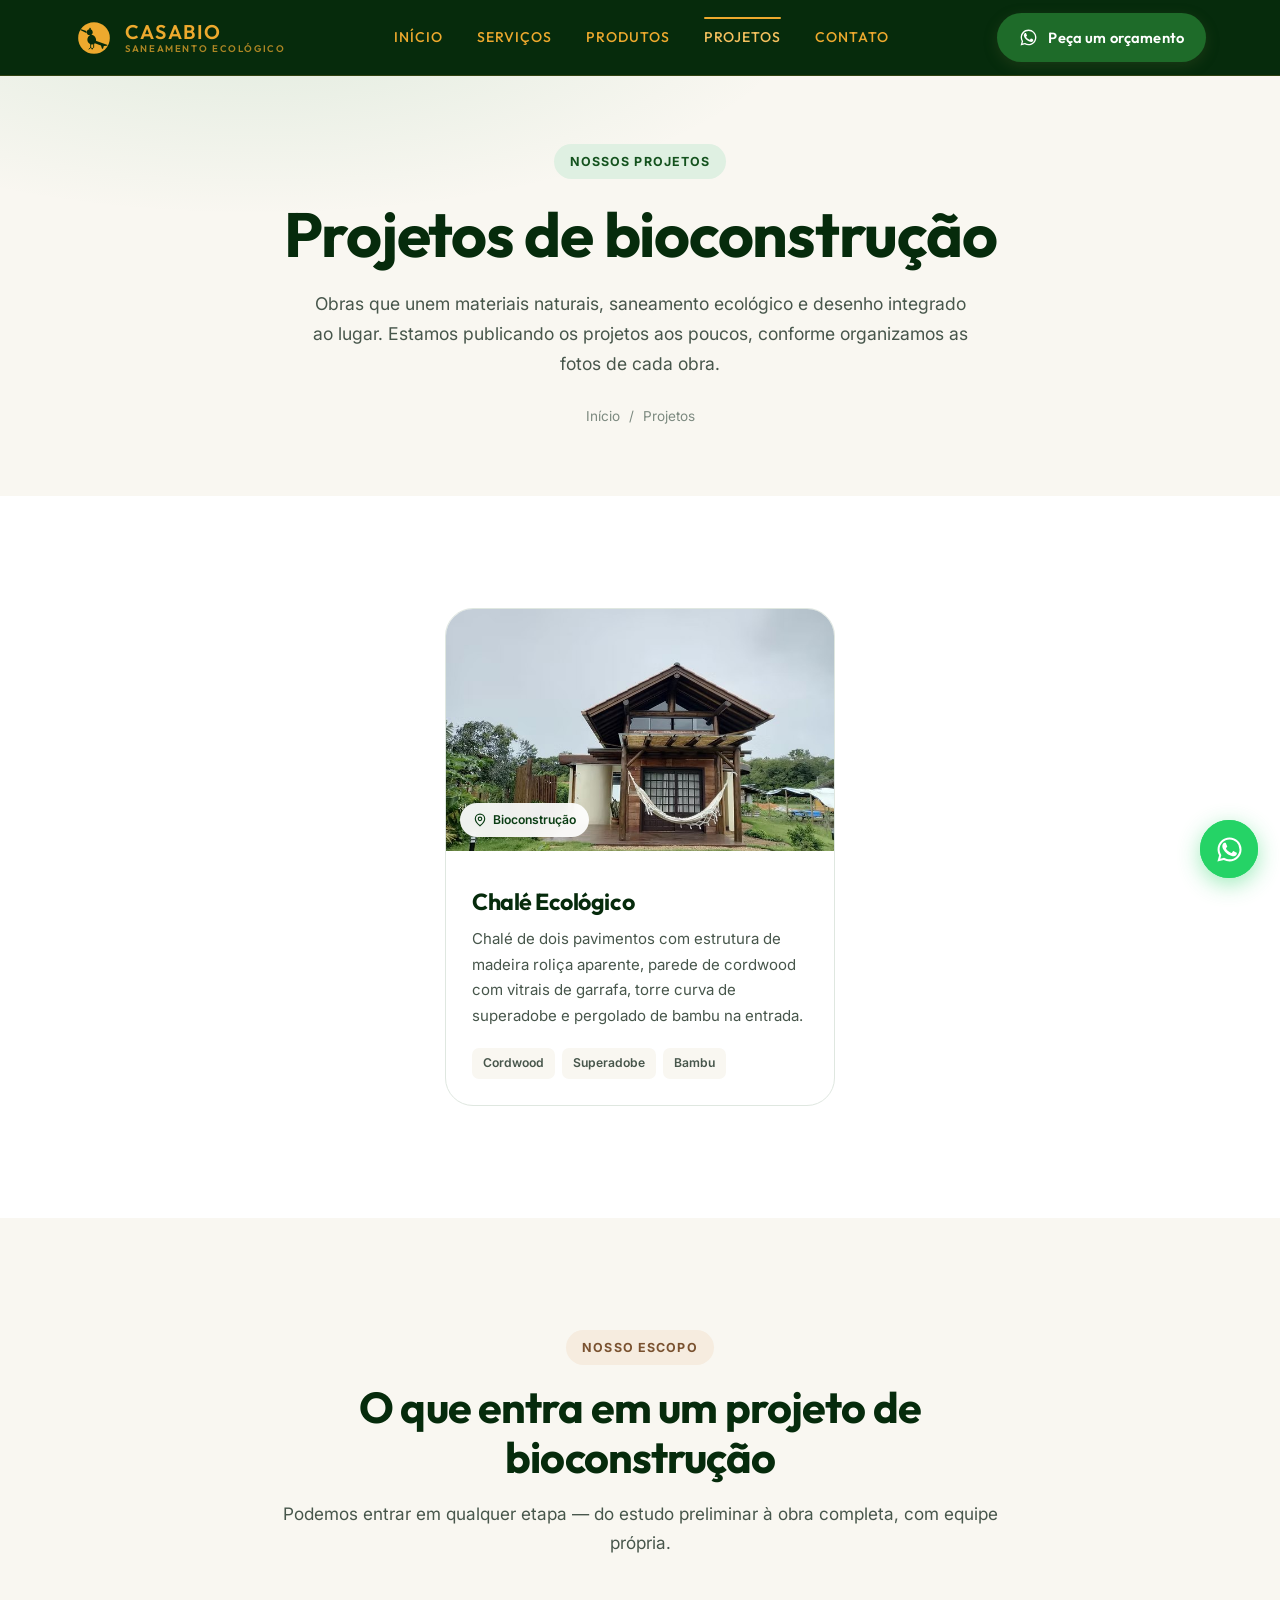
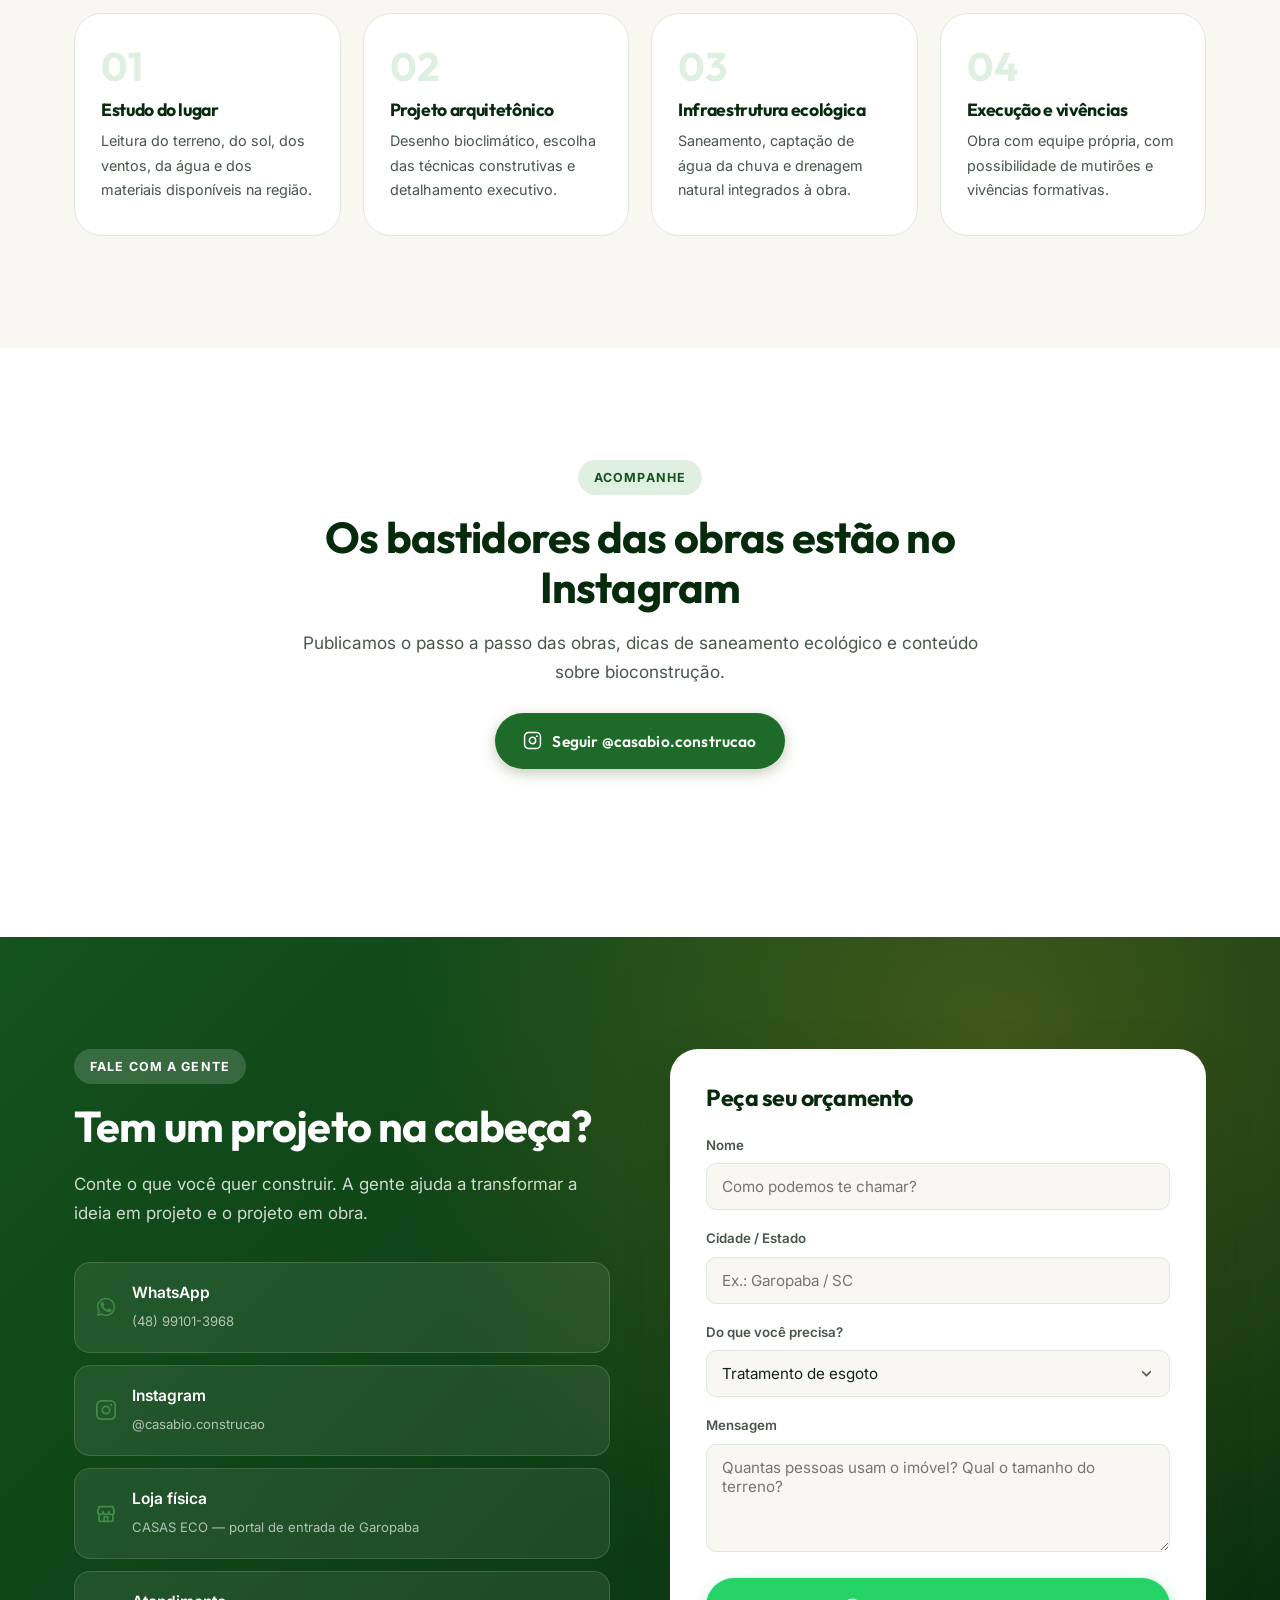
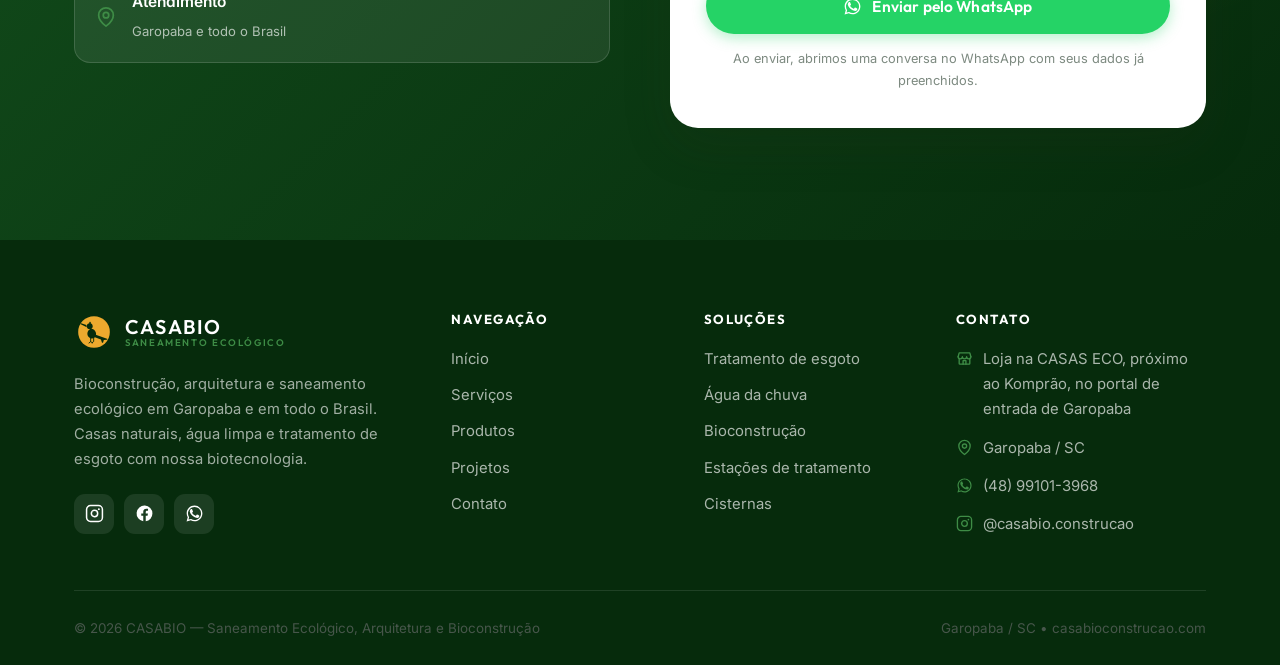
<file: projetos.html>
<!DOCTYPE html>
<html lang="pt-BR">
<head>
<meta charset="utf-8">
<meta name="viewport" content="width=device-width, initial-scale=1">
<title>Projetos — Bioconstrução e arquitetura | CASABIO</title>
<meta name="description" content="Os projetos de bioconstrução da CASABIO: Chalé Ecológico, Casa Inspirulina, Morada Ekoa, Vivenda Viva, Pergolado de Bambu e Ekoa Surf Camp.">
<meta name="theme-color" content="#445629">
<meta property="og:type" content="website">
<meta property="og:site_name" content="CASABIO">
<meta property="og:title" content="Projetos — Bioconstrução e arquitetura | CASABIO">
<meta property="og:description" content="Os projetos de bioconstrução da CASABIO: Chalé Ecológico, Casa Inspirulina, Morada Ekoa, Vivenda Viva, Pergolado de Bambu e Ekoa Surf Camp.">
<meta property="og:locale" content="pt_BR">
<link rel="icon" href="data:image/svg+xml,%3Csvg xmlns='http://www.w3.org/2000/svg' viewBox='0 0 48 48'%3E%3Ccircle cx='24' cy='24' r='24' fill='%23eda92e'/%3E%3Cg fill='%23062b0c'%3E%3Ccircle cx='20.2' cy='17.6' r='4.2'/%3E%3Cpath d='M17.2 15.9 10 13.4c-.7-.2-1.1.8-.5 1.2l6.6 3.6 1.1-2.3Z'/%3E%3Cpath d='M20.4 20.8c3.2-.7 6 1.1 7.2 3.9 1 2.3.7 4.7-.9 6.3-2.2 2.1-5.8 1.6-7.8-.6-2.2-2.4-2.1-6.3 1.5-9.6Z'/%3E%3Cpath d='M26.6 26.9 40 30.6c.7.2.6 1.2-.1 1.3l-4.3.5-1.3 3.2c-.3.7-1.2.5-1.3-.2l-.9-3.8-6.9-2.2 1.4-2.5Z'/%3E%3C/g%3E%3C/svg%3E">
<link rel="preconnect" href="https://fonts.googleapis.com">
<link rel="preconnect" href="https://fonts.gstatic.com" crossorigin>
<link href="https://fonts.googleapis.com/css2?family=Outfit:wght@500;600;700&family=Inter:wght@400;500;600&display=swap" rel="stylesheet">
<link rel="stylesheet" href="assets/css/style.css">
</head>
<body>
<header class="topo">
  <div class="container topo__interno">
    <a href="index.html" class="logo" aria-label="CASABIO — página inicial">
      <svg class="logo__marca" viewBox="0 0 48 48" fill="none" aria-hidden="true"><circle cx="24" cy="24" r="19" fill="#eda92e"/><g fill="#062b0c"><path d="M18.6 12.3c.4-.9 1.5-.6 1.5.3v2l-1.9-.6.4-1.7Z"/><circle cx="18.9" cy="17" r="3.5"/><path d="M15.7 15.9 8.6 13.4c-.8-.3-1.2.9-.5 1.3l7.2 3.7-.6-2.5Z"/><path d="M19.4 20.3c3.3-.5 5.9 1.5 6.8 4.2.8 2.5.1 5-1.8 6.4-2.3 1.7-5.6.8-7.3-1.6-1.9-2.7-1.1-7 2.3-9Z"/><path d="m25.2 27 14.4 5.1c.7.3.5 1.3-.2 1.3l-3.6.2-.9 2.9c-.2.7-1.2.7-1.4 0l-1.2-3.6-8.1-2.9 1-3Z"/></g><g stroke="#062b0c" stroke-width="1.1" stroke-linecap="round" stroke-linejoin="round"><path d="M20 31.3v4.3l-2 1.6M20 35.6l2.3 1.5"/><path d="M23.6 31.5v3.9l-1.9 1.5"/></g></svg>
      <span class="logo__texto">
        <span class="logo__nome">CASABIO</span>
        <span class="logo__sub">Saneamento Ecológico</span>
      </span>
    </a>

    <nav class="nav" id="nav-principal" aria-label="Navegação principal">
      <a href="index.html" class="">Início</a>
      <a href="servicos.html" class="">Serviços</a>
      <a href="produtos.html" class="">Produtos</a>
      <a href="projetos.html" class="ativo">Projetos</a>
      <a href="contato.html" class="">Contato</a>
      <a href="https://wa.me/5548991013968" class="btn btn--primario" target="_blank" rel="noopener"><svg viewBox="0 0 24 24" fill="currentColor" aria-hidden="true"><path d="M17.47 14.38c-.3-.15-1.75-.86-2.02-.96-.27-.1-.47-.15-.67.15-.2.3-.77.96-.94 1.16-.17.2-.35.22-.64.07-.3-.15-1.25-.46-2.38-1.47-.88-.78-1.47-1.75-1.65-2.05-.17-.3-.02-.46.13-.6.13-.14.3-.35.45-.52.15-.17.2-.3.3-.5.1-.2.05-.37-.02-.52-.08-.15-.67-1.6-.92-2.2-.24-.58-.49-.5-.67-.51h-.57c-.2 0-.52.07-.79.37-.27.3-1.04 1.01-1.04 2.47s1.06 2.86 1.21 3.06c.15.2 2.1 3.2 5.08 4.49.71.3 1.26.49 1.69.63.71.22 1.36.19 1.87.12.57-.09 1.75-.72 2-1.41.25-.69.25-1.28.17-1.41-.07-.13-.27-.2-.57-.35z"/><path d="M12.04 2C6.58 2 2.13 6.45 2.13 11.91c0 1.75.46 3.45 1.32 4.95L2 22l5.25-1.38a9.87 9.87 0 0 0 4.79 1.22h.01c5.46 0 9.91-4.45 9.91-9.91 0-2.65-1.03-5.14-2.9-7.01A9.82 9.82 0 0 0 12.04 2zm0 18.15c-1.48 0-2.93-.4-4.2-1.15l-.3-.18-3.12.82.83-3.04-.2-.31a8.2 8.2 0 0 1-1.26-4.38c0-4.54 3.7-8.24 8.25-8.24 2.2 0 4.27.86 5.83 2.42a8.19 8.19 0 0 1 2.41 5.83c0 4.54-3.7 8.23-8.24 8.23z"/></svg> Orçamento</a>
    </nav>

    <div class="topo__acoes">
      <a href="https://wa.me/5548991013968" class="btn btn--primario" target="_blank" rel="noopener"><svg viewBox="0 0 24 24" fill="currentColor" aria-hidden="true"><path d="M17.47 14.38c-.3-.15-1.75-.86-2.02-.96-.27-.1-.47-.15-.67.15-.2.3-.77.96-.94 1.16-.17.2-.35.22-.64.07-.3-.15-1.25-.46-2.38-1.47-.88-.78-1.47-1.75-1.65-2.05-.17-.3-.02-.46.13-.6.13-.14.3-.35.45-.52.15-.17.2-.3.3-.5.1-.2.05-.37-.02-.52-.08-.15-.67-1.6-.92-2.2-.24-.58-.49-.5-.67-.51h-.57c-.2 0-.52.07-.79.37-.27.3-1.04 1.01-1.04 2.47s1.06 2.86 1.21 3.06c.15.2 2.1 3.2 5.08 4.49.71.3 1.26.49 1.69.63.71.22 1.36.19 1.87.12.57-.09 1.75-.72 2-1.41.25-.69.25-1.28.17-1.41-.07-.13-.27-.2-.57-.35z"/><path d="M12.04 2C6.58 2 2.13 6.45 2.13 11.91c0 1.75.46 3.45 1.32 4.95L2 22l5.25-1.38a9.87 9.87 0 0 0 4.79 1.22h.01c5.46 0 9.91-4.45 9.91-9.91 0-2.65-1.03-5.14-2.9-7.01A9.82 9.82 0 0 0 12.04 2zm0 18.15c-1.48 0-2.93-.4-4.2-1.15l-.3-.18-3.12.82.83-3.04-.2-.31a8.2 8.2 0 0 1-1.26-4.38c0-4.54 3.7-8.24 8.25-8.24 2.2 0 4.27.86 5.83 2.42a8.19 8.19 0 0 1 2.41 5.83c0 4.54-3.7 8.23-8.24 8.23z"/></svg> Peça um orçamento</a>
      <button class="menu-btn" type="button" aria-label="Abrir menu" aria-expanded="false" aria-controls="nav-principal"><span></span></button>
    </div>
  </div>
</header>
<main>
<section class="capa">
  <div class="container">
    <span class="selo">Nossos projetos</span>
    <h1>Projetos de bioconstrução</h1>
    <p>Obras que unem materiais naturais, saneamento ecológico e desenho integrado ao lugar. Estamos publicando os projetos aos poucos, conforme organizamos as fotos de cada obra.</p>
    <nav class="migalhas" aria-label="Trilha de navegação">
      <a href="index.html">Início</a><span>/</span><span>Projetos</span>
    </nav>
  </div>
</section>

<section class="secao">
  <div class="container">
    <!--
      Só entram aqui projetos que já têm foto. Para adicionar outro, copie a
      chamada do Chalé no gerador: uma foto de capa, o texto, as etiquetas e o
      link para a página do projeto (feita a partir de projeto-chale-ecologico.html).

      Ainda por publicar, esperando as fotos: Casa Inspirulina, Morada Ekoa,
      Vivenda Viva, Pergolado de Bambu e Ekoa Surf Camp.
    -->
    <div class="projetos">
      <a href="projeto-chale-ecologico.html" class="projeto revelar" data-atraso="0">
        <div class="projeto__capa">
          <img src="assets/img/chale-fachada.jpg" alt="Fachada do Chalé Ecológico, com pergolado de bambu sobre o deck e parede de cordwood" width="689" height="517" loading="lazy">
          <span class="projeto__local"><svg viewBox="0 0 24 24" fill="none" stroke="currentColor" stroke-width="2" stroke-linecap="round" stroke-linejoin="round"><path d="M20 10c0 6-8 12-8 12s-8-6-8-12a8 8 0 0 1 16 0z"/><circle cx="12" cy="10" r="3"/></svg> Bioconstrução</span>
        </div>
        <div class="projeto__corpo">
          <h3>Chalé Ecológico</h3>
          <p>Chalé de dois pavimentos com estrutura de madeira roliça aparente, parede de cordwood com vitrais de garrafa, torre curva de superadobe e pergolado de bambu na entrada.</p>
          <ul class="projeto__tags"><li>Cordwood</li><li>Superadobe</li><li>Bambu</li></ul>
        </div>
      </a>
    </div>
  </div>
</section>

<!-- ========== O QUE ENTREGAMOS ========== -->
<section class="secao secao--areia">
  <div class="container">
    <div class="cabecalho-secao centro revelar">
      <span class="selo selo--terra">Nosso escopo</span>
      <h2>O que entra em um projeto de bioconstrução</h2>
      <p>Podemos entrar em qualquer etapa — do estudo preliminar à obra completa, com equipe própria.</p>
    </div>
    <div class="etapas">
      <article class="etapa revelar"><h3>Estudo do lugar</h3><p>Leitura do terreno, do sol, dos ventos, da água e dos materiais disponíveis na região.</p></article>
      <article class="etapa revelar" data-atraso="100"><h3>Projeto arquitetônico</h3><p>Desenho bioclimático, escolha das técnicas construtivas e detalhamento executivo.</p></article>
      <article class="etapa revelar" data-atraso="200"><h3>Infraestrutura ecológica</h3><p>Saneamento, captação de água da chuva e drenagem natural integrados à obra.</p></article>
      <article class="etapa revelar" data-atraso="300"><h3>Execução e vivências</h3><p>Obra com equipe própria, com possibilidade de mutirões e vivências formativas.</p></article>
    </div>
  </div>
</section>

<!-- ========== INSTAGRAM ========== -->
<section class="secao">
  <div class="container">
    <div class="cabecalho-secao centro revelar">
      <span class="selo">Acompanhe</span>
      <h2>Os bastidores das obras estão no Instagram</h2>
      <p>Publicamos o passo a passo das obras, dicas de saneamento ecológico e conteúdo sobre bioconstrução.</p>
      <p style="margin-top:26px"><a href="https://instagram.com/casabio.construcao" class="btn btn--primario" target="_blank" rel="noopener"><svg viewBox="0 0 24 24" fill="none" stroke="currentColor" stroke-width="1.9" stroke-linecap="round" stroke-linejoin="round" aria-hidden="true"><rect x="2" y="2" width="20" height="20" rx="5"/><circle cx="12" cy="12" r="4"/><circle cx="17.5" cy="6.5" r="1.2" fill="currentColor" stroke="none"/></svg> Seguir @casabio.construcao</a></p>
    </div>
  </div>
</section>

<section class="secao cta" id="contato">
  <div class="container cta__grade">
    <div class="revelar">
      <span class="selo selo--claro">Fale com a gente</span>
      <h2>Tem um projeto na cabeça?</h2>
      <p class="cta__texto">Conte o que você quer construir. A gente ajuda a transformar a ideia em projeto e o projeto em obra.</p>
      <div class="cta__canais">
        <a class="cta__canal" href="https://wa.me/5548991013968" target="_blank" rel="noopener">
          <svg viewBox="0 0 24 24" fill="currentColor" aria-hidden="true"><path d="M17.47 14.38c-.3-.15-1.75-.86-2.02-.96-.27-.1-.47-.15-.67.15-.2.3-.77.96-.94 1.16-.17.2-.35.22-.64.07-.3-.15-1.25-.46-2.38-1.47-.88-.78-1.47-1.75-1.65-2.05-.17-.3-.02-.46.13-.6.13-.14.3-.35.45-.52.15-.17.2-.3.3-.5.1-.2.05-.37-.02-.52-.08-.15-.67-1.6-.92-2.2-.24-.58-.49-.5-.67-.51h-.57c-.2 0-.52.07-.79.37-.27.3-1.04 1.01-1.04 2.47s1.06 2.86 1.21 3.06c.15.2 2.1 3.2 5.08 4.49.71.3 1.26.49 1.69.63.71.22 1.36.19 1.87.12.57-.09 1.75-.72 2-1.41.25-.69.25-1.28.17-1.41-.07-.13-.27-.2-.57-.35z"/><path d="M12.04 2C6.58 2 2.13 6.45 2.13 11.91c0 1.75.46 3.45 1.32 4.95L2 22l5.25-1.38a9.87 9.87 0 0 0 4.79 1.22h.01c5.46 0 9.91-4.45 9.91-9.91 0-2.65-1.03-5.14-2.9-7.01A9.82 9.82 0 0 0 12.04 2zm0 18.15c-1.48 0-2.93-.4-4.2-1.15l-.3-.18-3.12.82.83-3.04-.2-.31a8.2 8.2 0 0 1-1.26-4.38c0-4.54 3.7-8.24 8.25-8.24 2.2 0 4.27.86 5.83 2.42a8.19 8.19 0 0 1 2.41 5.83c0 4.54-3.7 8.23-8.24 8.23z"/></svg><div><strong>WhatsApp</strong><span>(48) 99101-3968</span></div>
        </a>
        <a class="cta__canal" href="https://instagram.com/casabio.construcao" target="_blank" rel="noopener">
          <svg viewBox="0 0 24 24" fill="none" stroke="currentColor" stroke-width="1.9" stroke-linecap="round" stroke-linejoin="round" aria-hidden="true"><rect x="2" y="2" width="20" height="20" rx="5"/><circle cx="12" cy="12" r="4"/><circle cx="17.5" cy="6.5" r="1.2" fill="currentColor" stroke="none"/></svg><div><strong>Instagram</strong><span>@casabio.construcao</span></div>
        </a>
        <a class="cta__canal" href="contato.html">
          <svg viewBox="0 0 24 24" fill="none" stroke="currentColor" stroke-width="1.9" stroke-linecap="round" stroke-linejoin="round" aria-hidden="true"><path d="M3 9.5 4.5 4h15L21 9.5"/><path d="M3 9.5a3 3 0 0 0 6 0 3 3 0 0 0 6 0 3 3 0 0 0 6 0"/><path d="M4.5 12v7a1 1 0 0 0 1 1h13a1 1 0 0 0 1-1v-7"/><path d="M10 20v-5h4v5"/></svg><div><strong>Loja física</strong><span>CASAS ECO — portal de entrada de Garopaba</span></div>
        </a>
        <div class="cta__canal">
          <svg viewBox="0 0 24 24" fill="none" stroke="currentColor" stroke-width="1.9" stroke-linecap="round" stroke-linejoin="round" aria-hidden="true"><path d="M20 10c0 6-8 12-8 12s-8-6-8-12a8 8 0 0 1 16 0z"/><circle cx="12" cy="10" r="3"/></svg><div><strong>Atendimento</strong><span>Garopaba e todo o Brasil</span></div>
        </div>
      </div>
    </div>

    <form class="form revelar" data-atraso="120" data-form-whatsapp="5548991013968">
      <h3>Peça seu orçamento</h3>
      <div class="campo">
        <label for="nome">Nome</label>
        <input type="text" id="nome" name="nome" required placeholder="Como podemos te chamar?">
      </div>
      <div class="campo">
        <label for="cidade">Cidade / Estado</label>
        <input type="text" id="cidade" name="cidade" placeholder="Ex.: Garopaba / SC">
      </div>
      <div class="campo">
        <label for="interesse">Do que você precisa?</label>
        <select id="interesse" name="interesse">
          <option>Tratamento de esgoto</option>
          <option>Captação de água da chuva</option>
          <option>Bioconstrução</option>
          <option>Arquitetura e projeto</option>
          <option>Outro assunto</option>
        </select>
      </div>
      <div class="campo">
        <label for="mensagem">Mensagem</label>
        <textarea id="mensagem" name="mensagem" placeholder="Quantas pessoas usam o imóvel? Qual o tamanho do terreno?"></textarea>
      </div>
      <button type="submit" class="btn btn--zap btn--bloco"><svg viewBox="0 0 24 24" fill="currentColor" aria-hidden="true"><path d="M17.47 14.38c-.3-.15-1.75-.86-2.02-.96-.27-.1-.47-.15-.67.15-.2.3-.77.96-.94 1.16-.17.2-.35.22-.64.07-.3-.15-1.25-.46-2.38-1.47-.88-.78-1.47-1.75-1.65-2.05-.17-.3-.02-.46.13-.6.13-.14.3-.35.45-.52.15-.17.2-.3.3-.5.1-.2.05-.37-.02-.52-.08-.15-.67-1.6-.92-2.2-.24-.58-.49-.5-.67-.51h-.57c-.2 0-.52.07-.79.37-.27.3-1.04 1.01-1.04 2.47s1.06 2.86 1.21 3.06c.15.2 2.1 3.2 5.08 4.49.71.3 1.26.49 1.69.63.71.22 1.36.19 1.87.12.57-.09 1.75-.72 2-1.41.25-.69.25-1.28.17-1.41-.07-.13-.27-.2-.57-.35z"/><path d="M12.04 2C6.58 2 2.13 6.45 2.13 11.91c0 1.75.46 3.45 1.32 4.95L2 22l5.25-1.38a9.87 9.87 0 0 0 4.79 1.22h.01c5.46 0 9.91-4.45 9.91-9.91 0-2.65-1.03-5.14-2.9-7.01A9.82 9.82 0 0 0 12.04 2zm0 18.15c-1.48 0-2.93-.4-4.2-1.15l-.3-.18-3.12.82.83-3.04-.2-.31a8.2 8.2 0 0 1-1.26-4.38c0-4.54 3.7-8.24 8.25-8.24 2.2 0 4.27.86 5.83 2.42a8.19 8.19 0 0 1 2.41 5.83c0 4.54-3.7 8.23-8.24 8.23z"/></svg> Enviar pelo WhatsApp</button>
      <p class="form__nota">Ao enviar, abrimos uma conversa no WhatsApp com seus dados já preenchidos.</p>
    </form>
  </div>
</section>
</main>
<footer class="rodape">
  <div class="container">
    <div class="rodape__grade">
      <div>
        <a href="index.html" class="logo">
          <svg class="logo__marca" viewBox="0 0 48 48" fill="none" aria-hidden="true"><circle cx="24" cy="24" r="19" fill="#eda92e"/><g fill="#062b0c"><path d="M18.6 12.3c.4-.9 1.5-.6 1.5.3v2l-1.9-.6.4-1.7Z"/><circle cx="18.9" cy="17" r="3.5"/><path d="M15.7 15.9 8.6 13.4c-.8-.3-1.2.9-.5 1.3l7.2 3.7-.6-2.5Z"/><path d="M19.4 20.3c3.3-.5 5.9 1.5 6.8 4.2.8 2.5.1 5-1.8 6.4-2.3 1.7-5.6.8-7.3-1.6-1.9-2.7-1.1-7 2.3-9Z"/><path d="m25.2 27 14.4 5.1c.7.3.5 1.3-.2 1.3l-3.6.2-.9 2.9c-.2.7-1.2.7-1.4 0l-1.2-3.6-8.1-2.9 1-3Z"/></g><g stroke="#062b0c" stroke-width="1.1" stroke-linecap="round" stroke-linejoin="round"><path d="M20 31.3v4.3l-2 1.6M20 35.6l2.3 1.5"/><path d="M23.6 31.5v3.9l-1.9 1.5"/></g></svg>
          <span class="logo__texto">
            <span class="logo__nome">CASABIO</span>
            <span class="logo__sub">Saneamento Ecológico</span>
          </span>
        </a>
        <p class="rodape__sobre">Bioconstrução, arquitetura e saneamento ecológico em Garopaba e em todo o Brasil. Casas naturais, água limpa e tratamento de esgoto com nossa biotecnologia.</p>
        <div class="rodape__sociais">
          <a href="https://instagram.com/casabio.construcao" target="_blank" rel="noopener" aria-label="Instagram"><svg viewBox="0 0 24 24" fill="none" stroke="currentColor" stroke-width="1.9" stroke-linecap="round" stroke-linejoin="round" aria-hidden="true"><rect x="2" y="2" width="20" height="20" rx="5"/><circle cx="12" cy="12" r="4"/><circle cx="17.5" cy="6.5" r="1.2" fill="currentColor" stroke="none"/></svg></a>
          <a href="https://www.facebook.com/casabioconstrucao" target="_blank" rel="noopener" aria-label="Facebook"><svg viewBox="0 0 24 24" fill="currentColor" aria-hidden="true"><path d="M22 12a10 10 0 1 0-11.56 9.88v-6.99H7.9V12h2.54V9.8c0-2.5 1.49-3.89 3.77-3.89 1.09 0 2.24.2 2.24.2v2.46h-1.26c-1.24 0-1.63.77-1.63 1.56V12h2.78l-.45 2.89h-2.33v6.99A10 10 0 0 0 22 12z"/></svg></a>
          <a href="https://wa.me/5548991013968" target="_blank" rel="noopener" aria-label="WhatsApp"><svg viewBox="0 0 24 24" fill="currentColor" aria-hidden="true"><path d="M17.47 14.38c-.3-.15-1.75-.86-2.02-.96-.27-.1-.47-.15-.67.15-.2.3-.77.96-.94 1.16-.17.2-.35.22-.64.07-.3-.15-1.25-.46-2.38-1.47-.88-.78-1.47-1.75-1.65-2.05-.17-.3-.02-.46.13-.6.13-.14.3-.35.45-.52.15-.17.2-.3.3-.5.1-.2.05-.37-.02-.52-.08-.15-.67-1.6-.92-2.2-.24-.58-.49-.5-.67-.51h-.57c-.2 0-.52.07-.79.37-.27.3-1.04 1.01-1.04 2.47s1.06 2.86 1.21 3.06c.15.2 2.1 3.2 5.08 4.49.71.3 1.26.49 1.69.63.71.22 1.36.19 1.87.12.57-.09 1.75-.72 2-1.41.25-.69.25-1.28.17-1.41-.07-.13-.27-.2-.57-.35z"/><path d="M12.04 2C6.58 2 2.13 6.45 2.13 11.91c0 1.75.46 3.45 1.32 4.95L2 22l5.25-1.38a9.87 9.87 0 0 0 4.79 1.22h.01c5.46 0 9.91-4.45 9.91-9.91 0-2.65-1.03-5.14-2.9-7.01A9.82 9.82 0 0 0 12.04 2zm0 18.15c-1.48 0-2.93-.4-4.2-1.15l-.3-.18-3.12.82.83-3.04-.2-.31a8.2 8.2 0 0 1-1.26-4.38c0-4.54 3.7-8.24 8.25-8.24 2.2 0 4.27.86 5.83 2.42a8.19 8.19 0 0 1 2.41 5.83c0 4.54-3.7 8.23-8.24 8.23z"/></svg></a>
        </div>
      </div>

      <div>
        <h4>Navegação</h4>
        <div class="rodape__links">
          <a href="index.html">Início</a>
          <a href="servicos.html">Serviços</a>
          <a href="produtos.html">Produtos</a>
          <a href="projetos.html">Projetos</a>
          <a href="contato.html">Contato</a>
        </div>
      </div>

      <div>
        <h4>Soluções</h4>
        <div class="rodape__links">
          <a href="servicos.html#esgoto">Tratamento de esgoto</a>
          <a href="servicos.html#chuva">Água da chuva</a>
          <a href="servicos.html#bioconstrucao">Bioconstrução</a>
          <a href="produtos.html#estacoes">Estações de tratamento</a>
          <a href="produtos.html#cisternas">Cisternas</a>
        </div>
      </div>

      <div>
        <h4>Contato</h4>
        <div class="rodape__contato">
          <span><svg viewBox="0 0 24 24" fill="none" stroke="currentColor" stroke-width="1.9" stroke-linecap="round" stroke-linejoin="round" aria-hidden="true"><path d="M3 9.5 4.5 4h15L21 9.5"/><path d="M3 9.5a3 3 0 0 0 6 0 3 3 0 0 0 6 0 3 3 0 0 0 6 0"/><path d="M4.5 12v7a1 1 0 0 0 1 1h13a1 1 0 0 0 1-1v-7"/><path d="M10 20v-5h4v5"/></svg> Loja na CASAS ECO, próximo ao Komprão, no portal de entrada de Garopaba</span>
          <span><svg viewBox="0 0 24 24" fill="none" stroke="currentColor" stroke-width="1.9" stroke-linecap="round" stroke-linejoin="round" aria-hidden="true"><path d="M20 10c0 6-8 12-8 12s-8-6-8-12a8 8 0 0 1 16 0z"/><circle cx="12" cy="10" r="3"/></svg> Garopaba / SC</span>
          <a href="https://wa.me/5548991013968" target="_blank" rel="noopener"><svg viewBox="0 0 24 24" fill="currentColor" aria-hidden="true"><path d="M17.47 14.38c-.3-.15-1.75-.86-2.02-.96-.27-.1-.47-.15-.67.15-.2.3-.77.96-.94 1.16-.17.2-.35.22-.64.07-.3-.15-1.25-.46-2.38-1.47-.88-.78-1.47-1.75-1.65-2.05-.17-.3-.02-.46.13-.6.13-.14.3-.35.45-.52.15-.17.2-.3.3-.5.1-.2.05-.37-.02-.52-.08-.15-.67-1.6-.92-2.2-.24-.58-.49-.5-.67-.51h-.57c-.2 0-.52.07-.79.37-.27.3-1.04 1.01-1.04 2.47s1.06 2.86 1.21 3.06c.15.2 2.1 3.2 5.08 4.49.71.3 1.26.49 1.69.63.71.22 1.36.19 1.87.12.57-.09 1.75-.72 2-1.41.25-.69.25-1.28.17-1.41-.07-.13-.27-.2-.57-.35z"/><path d="M12.04 2C6.58 2 2.13 6.45 2.13 11.91c0 1.75.46 3.45 1.32 4.95L2 22l5.25-1.38a9.87 9.87 0 0 0 4.79 1.22h.01c5.46 0 9.91-4.45 9.91-9.91 0-2.65-1.03-5.14-2.9-7.01A9.82 9.82 0 0 0 12.04 2zm0 18.15c-1.48 0-2.93-.4-4.2-1.15l-.3-.18-3.12.82.83-3.04-.2-.31a8.2 8.2 0 0 1-1.26-4.38c0-4.54 3.7-8.24 8.25-8.24 2.2 0 4.27.86 5.83 2.42a8.19 8.19 0 0 1 2.41 5.83c0 4.54-3.7 8.23-8.24 8.23z"/></svg> (48) 99101-3968</a>
          <a href="https://instagram.com/casabio.construcao" target="_blank" rel="noopener"><svg viewBox="0 0 24 24" fill="none" stroke="currentColor" stroke-width="1.9" stroke-linecap="round" stroke-linejoin="round" aria-hidden="true"><rect x="2" y="2" width="20" height="20" rx="5"/><circle cx="12" cy="12" r="4"/><circle cx="17.5" cy="6.5" r="1.2" fill="currentColor" stroke="none"/></svg> @casabio.construcao</a>
        </div>
      </div>
    </div>

    <div class="rodape__base">
      <p>© <span data-ano>2026</span> CASABIO — Saneamento Ecológico, Arquitetura e Bioconstrução</p>
      <p>Garopaba / SC • casabioconstrucao.com</p>
    </div>
  </div>
</footer>

<a href="https://wa.me/5548991013968" class="zap-flutuante" target="_blank" rel="noopener" aria-label="Falar no WhatsApp"><svg viewBox="0 0 24 24" fill="currentColor" aria-hidden="true"><path d="M17.47 14.38c-.3-.15-1.75-.86-2.02-.96-.27-.1-.47-.15-.67.15-.2.3-.77.96-.94 1.16-.17.2-.35.22-.64.07-.3-.15-1.25-.46-2.38-1.47-.88-.78-1.47-1.75-1.65-2.05-.17-.3-.02-.46.13-.6.13-.14.3-.35.45-.52.15-.17.2-.3.3-.5.1-.2.05-.37-.02-.52-.08-.15-.67-1.6-.92-2.2-.24-.58-.49-.5-.67-.51h-.57c-.2 0-.52.07-.79.37-.27.3-1.04 1.01-1.04 2.47s1.06 2.86 1.21 3.06c.15.2 2.1 3.2 5.08 4.49.71.3 1.26.49 1.69.63.71.22 1.36.19 1.87.12.57-.09 1.75-.72 2-1.41.25-.69.25-1.28.17-1.41-.07-.13-.27-.2-.57-.35z"/><path d="M12.04 2C6.58 2 2.13 6.45 2.13 11.91c0 1.75.46 3.45 1.32 4.95L2 22l5.25-1.38a9.87 9.87 0 0 0 4.79 1.22h.01c5.46 0 9.91-4.45 9.91-9.91 0-2.65-1.03-5.14-2.9-7.01A9.82 9.82 0 0 0 12.04 2zm0 18.15c-1.48 0-2.93-.4-4.2-1.15l-.3-.18-3.12.82.83-3.04-.2-.31a8.2 8.2 0 0 1-1.26-4.38c0-4.54 3.7-8.24 8.25-8.24 2.2 0 4.27.86 5.83 2.42a8.19 8.19 0 0 1 2.41 5.83c0 4.54-3.7 8.23-8.24 8.23z"/></svg></a>

<script src="assets/js/main.js"></script>
</body>
</html>
</file>
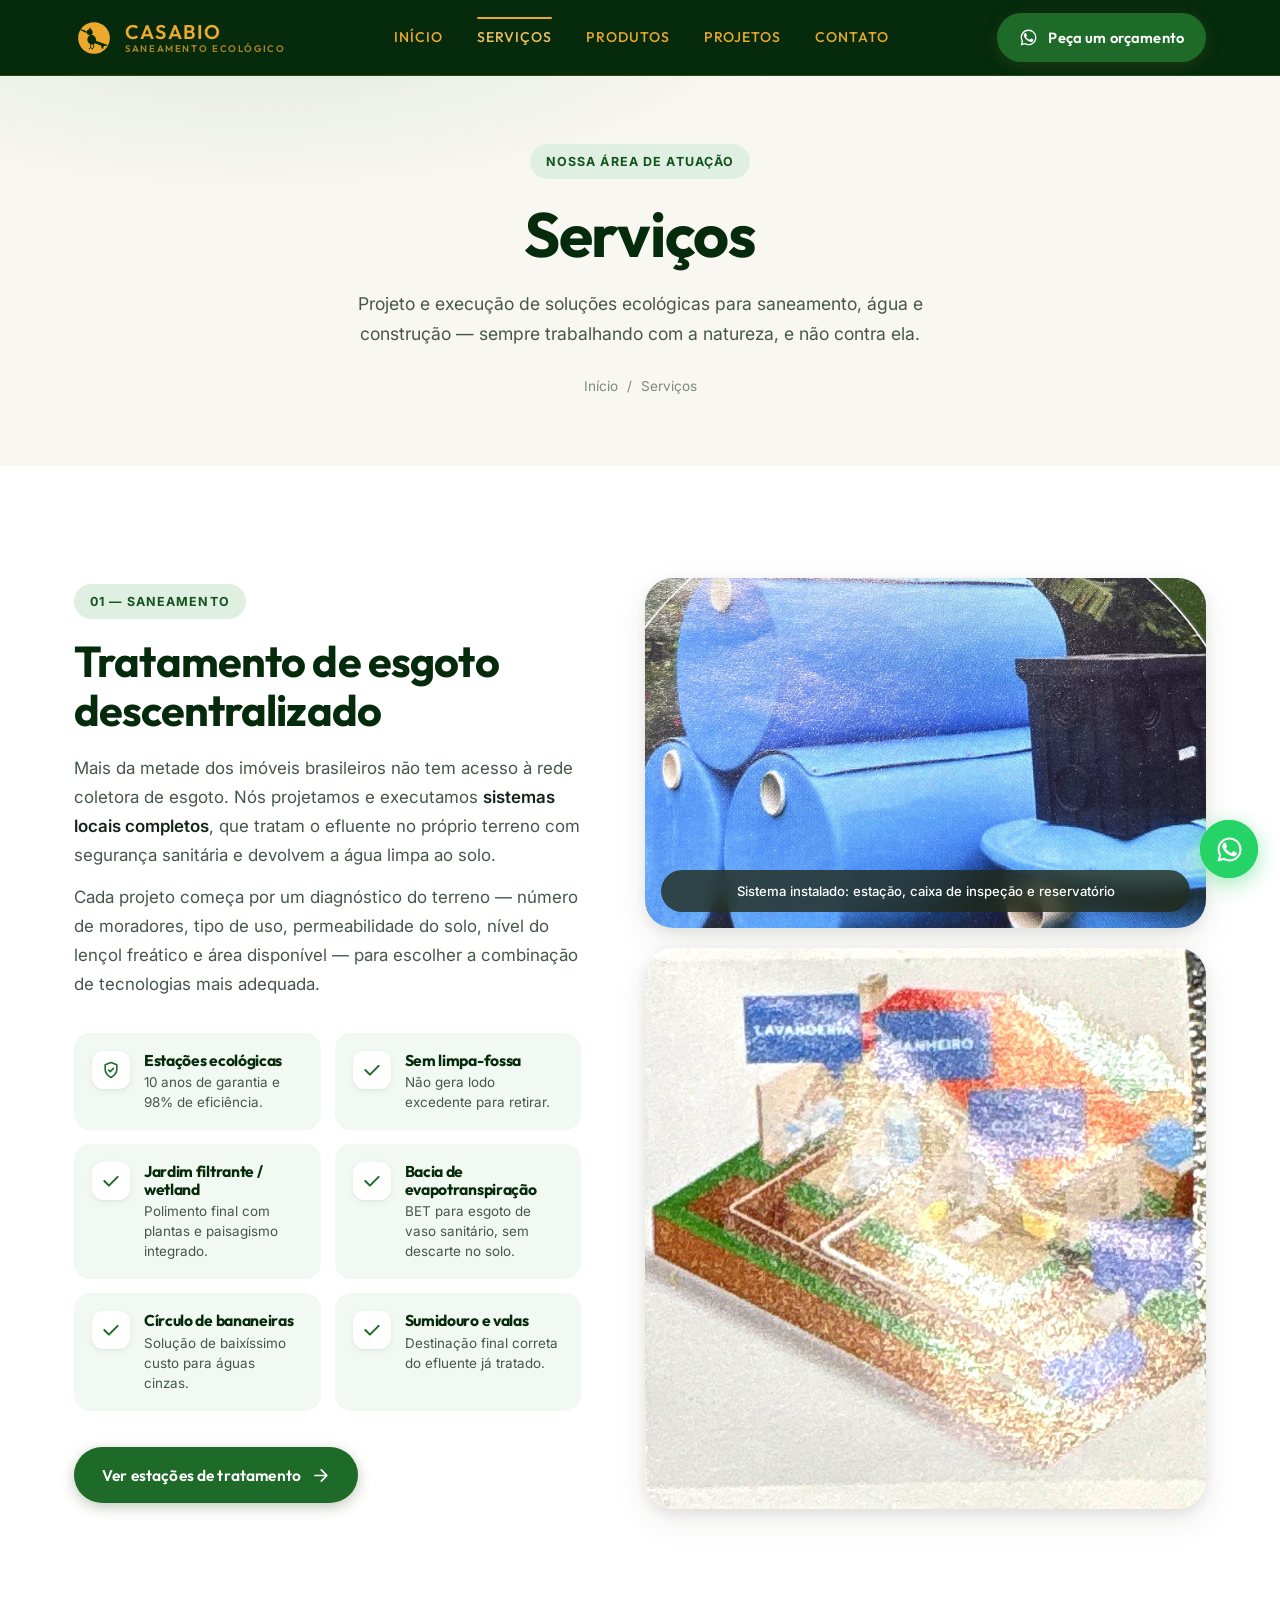
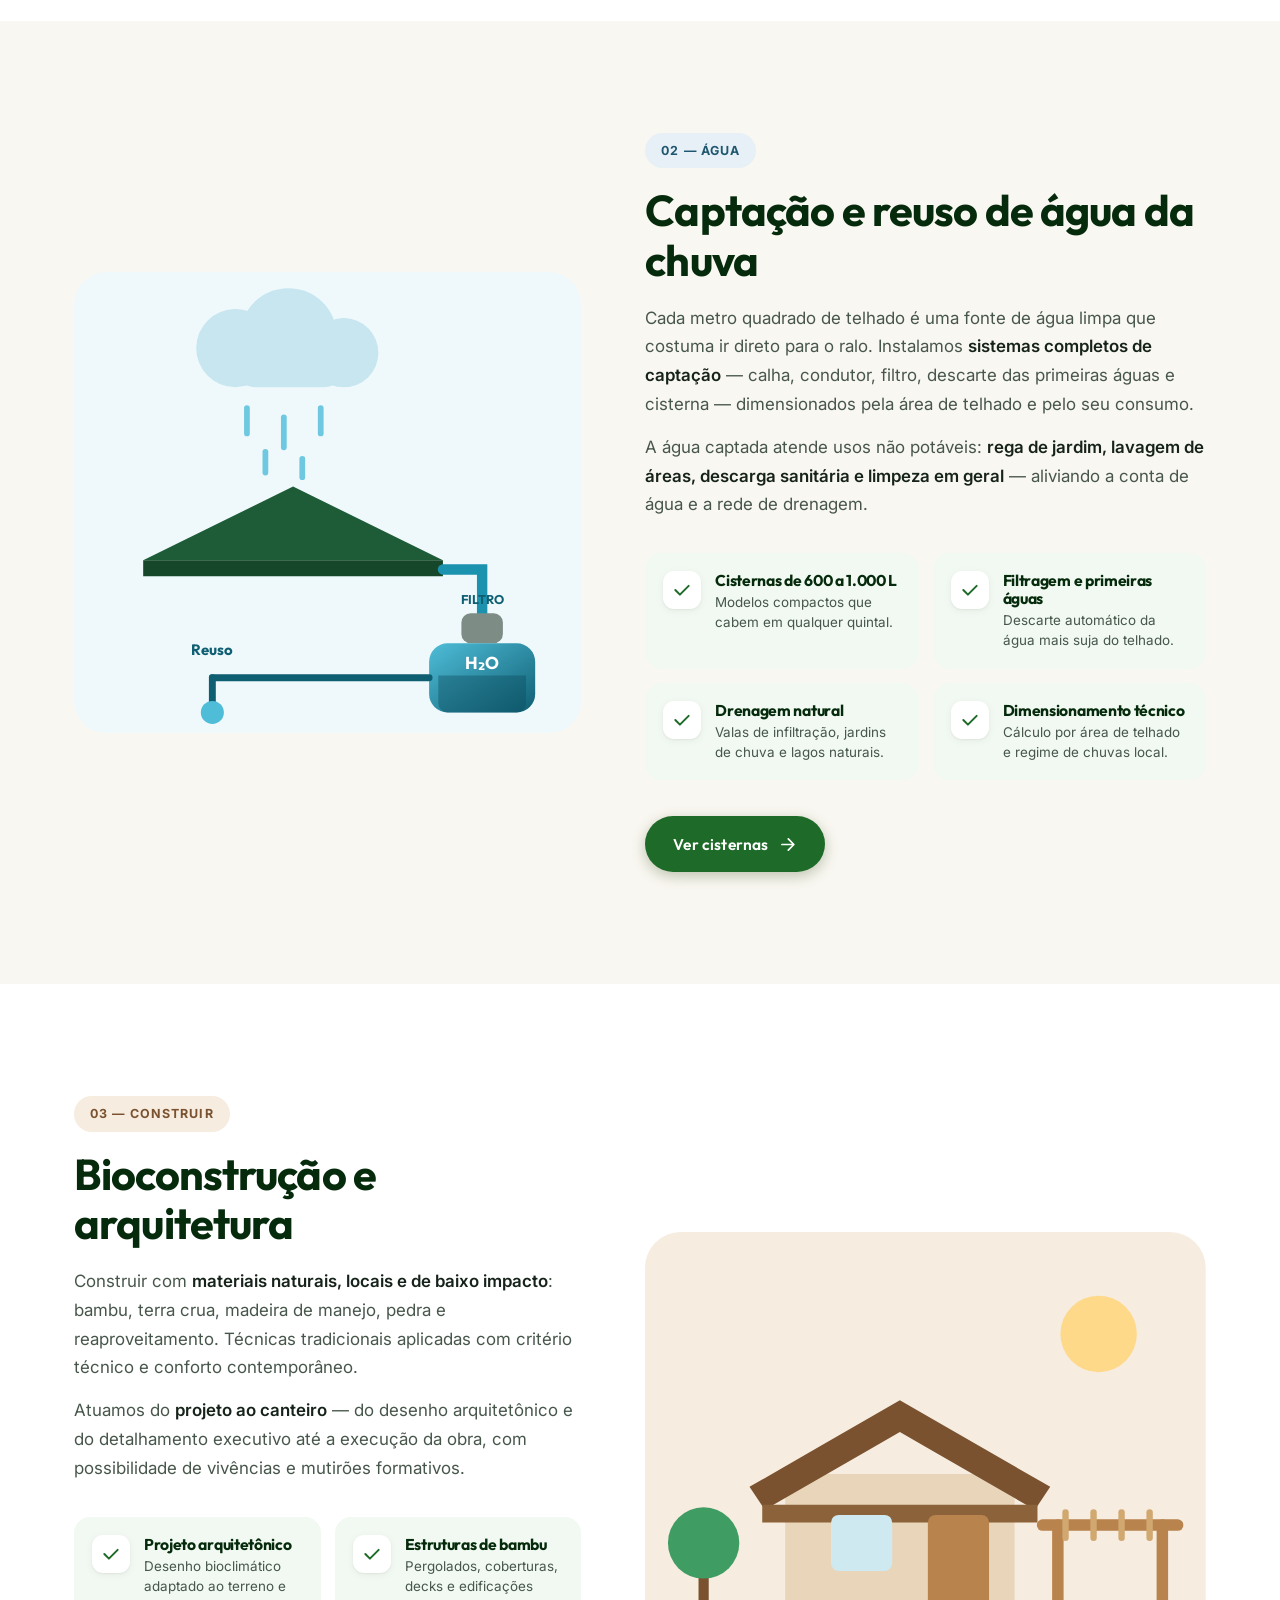
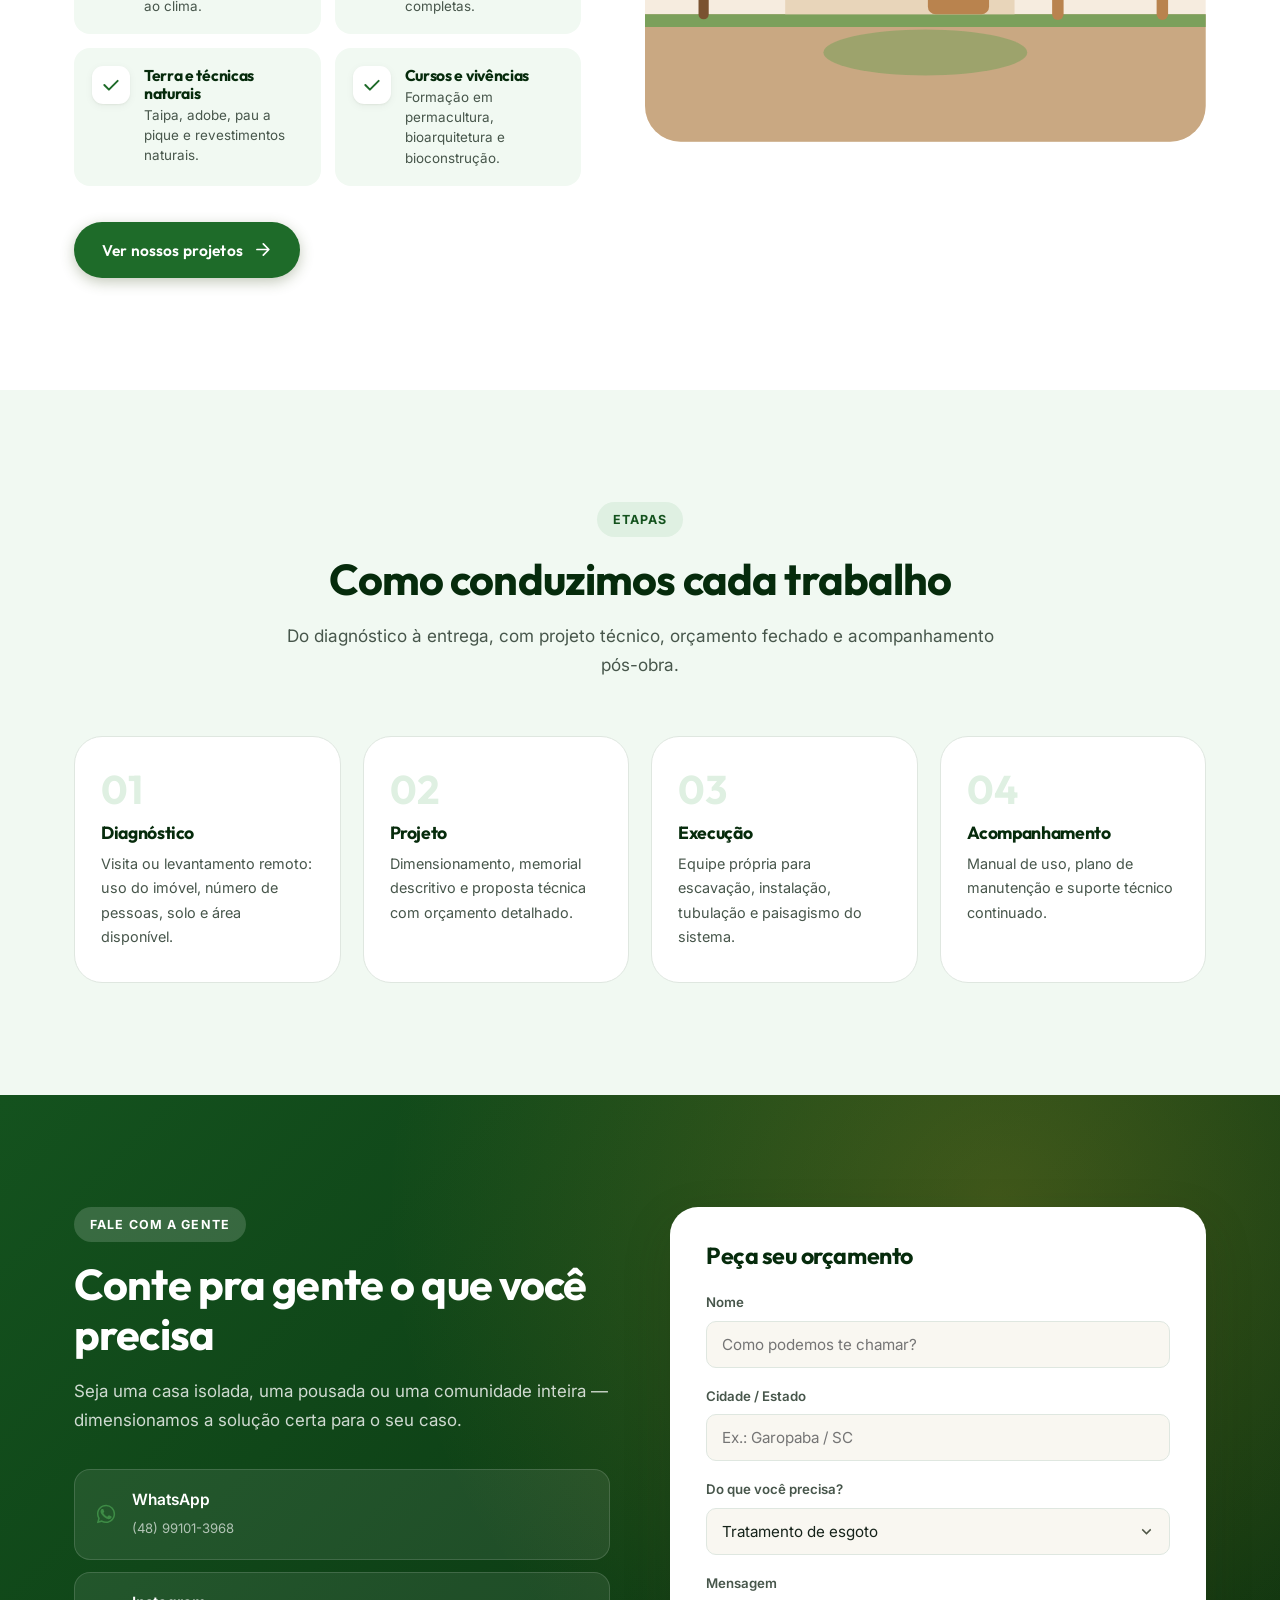
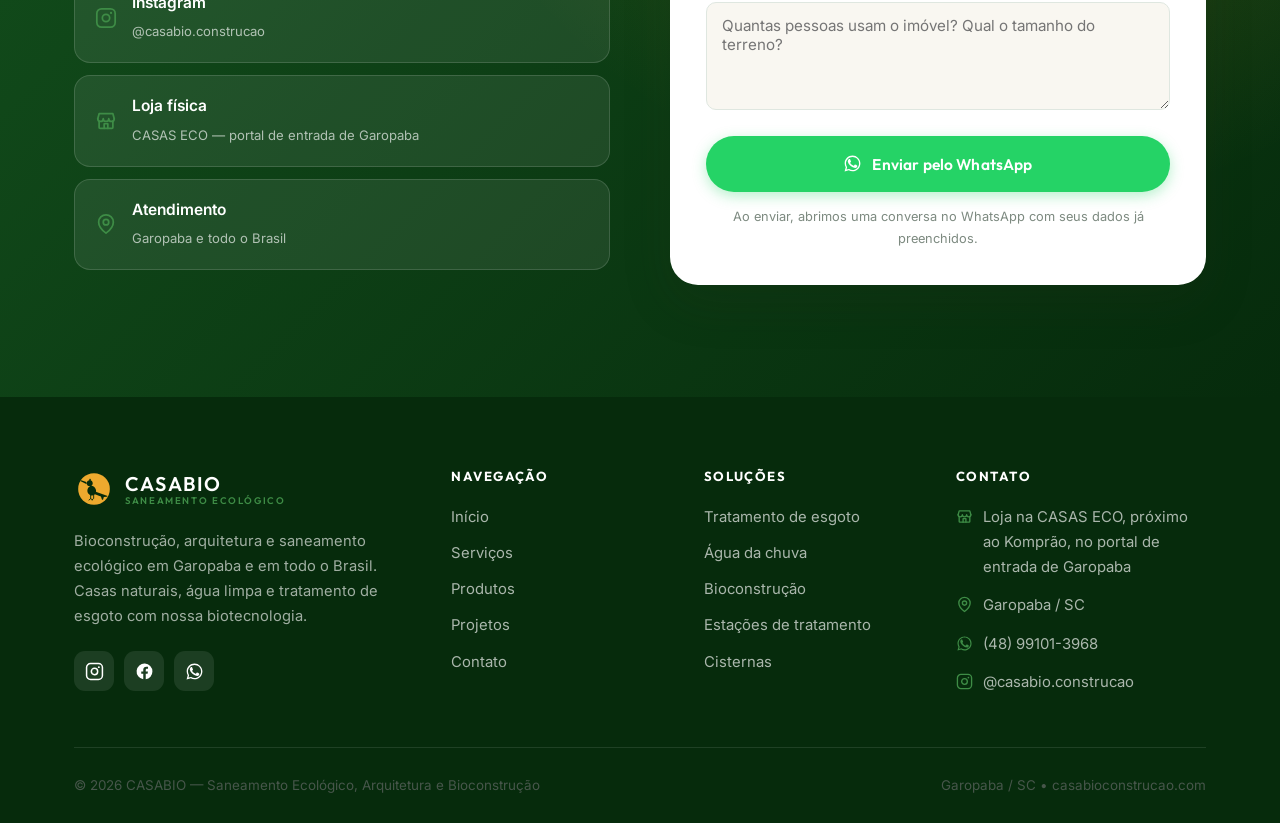
<file: servicos.html>
<!DOCTYPE html>
<html lang="pt-BR">
<head>
<meta charset="utf-8">
<meta name="viewport" content="width=device-width, initial-scale=1">
<title>Serviços — Tratamento de esgoto, água da chuva e bioconstrução | CASABIO</title>
<meta name="description" content="As três áreas de atuação da CASABIO: estações ecológicas de tratamento de esgoto, captação e reuso de água da chuva e bioconstrução com materiais naturais. Garopaba/SC.">
<meta name="theme-color" content="#445629">
<meta property="og:type" content="website">
<meta property="og:site_name" content="CASABIO">
<meta property="og:title" content="Serviços — Tratamento de esgoto, água da chuva e bioconstrução | CASABIO">
<meta property="og:description" content="As três áreas de atuação da CASABIO: estações ecológicas de tratamento de esgoto, captação e reuso de água da chuva e bioconstrução com materiais naturais. Garopaba/SC.">
<meta property="og:locale" content="pt_BR">
<link rel="icon" href="data:image/svg+xml,%3Csvg xmlns='http://www.w3.org/2000/svg' viewBox='0 0 48 48'%3E%3Ccircle cx='24' cy='24' r='24' fill='%23eda92e'/%3E%3Cg fill='%23062b0c'%3E%3Ccircle cx='20.2' cy='17.6' r='4.2'/%3E%3Cpath d='M17.2 15.9 10 13.4c-.7-.2-1.1.8-.5 1.2l6.6 3.6 1.1-2.3Z'/%3E%3Cpath d='M20.4 20.8c3.2-.7 6 1.1 7.2 3.9 1 2.3.7 4.7-.9 6.3-2.2 2.1-5.8 1.6-7.8-.6-2.2-2.4-2.1-6.3 1.5-9.6Z'/%3E%3Cpath d='M26.6 26.9 40 30.6c.7.2.6 1.2-.1 1.3l-4.3.5-1.3 3.2c-.3.7-1.2.5-1.3-.2l-.9-3.8-6.9-2.2 1.4-2.5Z'/%3E%3C/g%3E%3C/svg%3E">
<link rel="preconnect" href="https://fonts.googleapis.com">
<link rel="preconnect" href="https://fonts.gstatic.com" crossorigin>
<link href="https://fonts.googleapis.com/css2?family=Outfit:wght@500;600;700&family=Inter:wght@400;500;600&display=swap" rel="stylesheet">
<link rel="stylesheet" href="assets/css/style.css">
</head>
<body>
<header class="topo">
  <div class="container topo__interno">
    <a href="index.html" class="logo" aria-label="CASABIO — página inicial">
      <svg class="logo__marca" viewBox="0 0 48 48" fill="none" aria-hidden="true"><circle cx="24" cy="24" r="19" fill="#eda92e"/><g fill="#062b0c"><path d="M18.6 12.3c.4-.9 1.5-.6 1.5.3v2l-1.9-.6.4-1.7Z"/><circle cx="18.9" cy="17" r="3.5"/><path d="M15.7 15.9 8.6 13.4c-.8-.3-1.2.9-.5 1.3l7.2 3.7-.6-2.5Z"/><path d="M19.4 20.3c3.3-.5 5.9 1.5 6.8 4.2.8 2.5.1 5-1.8 6.4-2.3 1.7-5.6.8-7.3-1.6-1.9-2.7-1.1-7 2.3-9Z"/><path d="m25.2 27 14.4 5.1c.7.3.5 1.3-.2 1.3l-3.6.2-.9 2.9c-.2.7-1.2.7-1.4 0l-1.2-3.6-8.1-2.9 1-3Z"/></g><g stroke="#062b0c" stroke-width="1.1" stroke-linecap="round" stroke-linejoin="round"><path d="M20 31.3v4.3l-2 1.6M20 35.6l2.3 1.5"/><path d="M23.6 31.5v3.9l-1.9 1.5"/></g></svg>
      <span class="logo__texto">
        <span class="logo__nome">CASABIO</span>
        <span class="logo__sub">Saneamento Ecológico</span>
      </span>
    </a>

    <nav class="nav" id="nav-principal" aria-label="Navegação principal">
      <a href="index.html" class="">Início</a>
      <a href="servicos.html" class="ativo">Serviços</a>
      <a href="produtos.html" class="">Produtos</a>
      <a href="projetos.html" class="">Projetos</a>
      <a href="contato.html" class="">Contato</a>
      <a href="https://wa.me/5548991013968" class="btn btn--primario" target="_blank" rel="noopener"><svg viewBox="0 0 24 24" fill="currentColor" aria-hidden="true"><path d="M17.47 14.38c-.3-.15-1.75-.86-2.02-.96-.27-.1-.47-.15-.67.15-.2.3-.77.96-.94 1.16-.17.2-.35.22-.64.07-.3-.15-1.25-.46-2.38-1.47-.88-.78-1.47-1.75-1.65-2.05-.17-.3-.02-.46.13-.6.13-.14.3-.35.45-.52.15-.17.2-.3.3-.5.1-.2.05-.37-.02-.52-.08-.15-.67-1.6-.92-2.2-.24-.58-.49-.5-.67-.51h-.57c-.2 0-.52.07-.79.37-.27.3-1.04 1.01-1.04 2.47s1.06 2.86 1.21 3.06c.15.2 2.1 3.2 5.08 4.49.71.3 1.26.49 1.69.63.71.22 1.36.19 1.87.12.57-.09 1.75-.72 2-1.41.25-.69.25-1.28.17-1.41-.07-.13-.27-.2-.57-.35z"/><path d="M12.04 2C6.58 2 2.13 6.45 2.13 11.91c0 1.75.46 3.45 1.32 4.95L2 22l5.25-1.38a9.87 9.87 0 0 0 4.79 1.22h.01c5.46 0 9.91-4.45 9.91-9.91 0-2.65-1.03-5.14-2.9-7.01A9.82 9.82 0 0 0 12.04 2zm0 18.15c-1.48 0-2.93-.4-4.2-1.15l-.3-.18-3.12.82.83-3.04-.2-.31a8.2 8.2 0 0 1-1.26-4.38c0-4.54 3.7-8.24 8.25-8.24 2.2 0 4.27.86 5.83 2.42a8.19 8.19 0 0 1 2.41 5.83c0 4.54-3.7 8.23-8.24 8.23z"/></svg> Orçamento</a>
    </nav>

    <div class="topo__acoes">
      <a href="https://wa.me/5548991013968" class="btn btn--primario" target="_blank" rel="noopener"><svg viewBox="0 0 24 24" fill="currentColor" aria-hidden="true"><path d="M17.47 14.38c-.3-.15-1.75-.86-2.02-.96-.27-.1-.47-.15-.67.15-.2.3-.77.96-.94 1.16-.17.2-.35.22-.64.07-.3-.15-1.25-.46-2.38-1.47-.88-.78-1.47-1.75-1.65-2.05-.17-.3-.02-.46.13-.6.13-.14.3-.35.45-.52.15-.17.2-.3.3-.5.1-.2.05-.37-.02-.52-.08-.15-.67-1.6-.92-2.2-.24-.58-.49-.5-.67-.51h-.57c-.2 0-.52.07-.79.37-.27.3-1.04 1.01-1.04 2.47s1.06 2.86 1.21 3.06c.15.2 2.1 3.2 5.08 4.49.71.3 1.26.49 1.69.63.71.22 1.36.19 1.87.12.57-.09 1.75-.72 2-1.41.25-.69.25-1.28.17-1.41-.07-.13-.27-.2-.57-.35z"/><path d="M12.04 2C6.58 2 2.13 6.45 2.13 11.91c0 1.75.46 3.45 1.32 4.95L2 22l5.25-1.38a9.87 9.87 0 0 0 4.79 1.22h.01c5.46 0 9.91-4.45 9.91-9.91 0-2.65-1.03-5.14-2.9-7.01A9.82 9.82 0 0 0 12.04 2zm0 18.15c-1.48 0-2.93-.4-4.2-1.15l-.3-.18-3.12.82.83-3.04-.2-.31a8.2 8.2 0 0 1-1.26-4.38c0-4.54 3.7-8.24 8.25-8.24 2.2 0 4.27.86 5.83 2.42a8.19 8.19 0 0 1 2.41 5.83c0 4.54-3.7 8.23-8.24 8.23z"/></svg> Peça um orçamento</a>
      <button class="menu-btn" type="button" aria-label="Abrir menu" aria-expanded="false" aria-controls="nav-principal"><span></span></button>
    </div>
  </div>
</header>
<main>
<section class="capa">
  <div class="container">
    <span class="selo">Nossa área de atuação</span>
    <h1>Serviços</h1>
    <p>Projeto e execução de soluções ecológicas para saneamento, água e construção — sempre trabalhando com a natureza, e não contra ela.</p>
    <nav class="migalhas" aria-label="Trilha de navegação">
      <a href="index.html">Início</a><span>/</span><span>Serviços</span>
    </nav>
  </div>
</section>

<!-- ========== TRATAMENTO DE ESGOTO ========== -->
<section class="secao equipamento" id="esgoto">
  <div class="container equipamento__grade">
    <div class="revelar">
      <span class="selo">01 — Saneamento</span>
      <h2>Tratamento de esgoto descentralizado</h2>
      <p class="equipamento__texto">
        Mais da metade dos imóveis brasileiros não tem acesso à rede coletora de esgoto.
        Nós projetamos e executamos <strong>sistemas locais completos</strong>, que tratam o efluente
        no próprio terreno com segurança sanitária e devolvem a água limpa ao solo.
      </p>
      <p class="equipamento__texto">
        Cada projeto começa por um diagnóstico do terreno — número de moradores, tipo de uso,
        permeabilidade do solo, nível do lençol freático e área disponível — para escolher a
        combinação de tecnologias mais adequada.
      </p>

      <div class="beneficios">
        <div class="beneficio"><div class="beneficio__icone"><svg viewBox="0 0 24 24" fill="none" stroke="currentColor" stroke-width="1.9" stroke-linecap="round" stroke-linejoin="round" aria-hidden="true"><path d="M12 21s7-4.2 7-10V5.6L12 3 5 5.6V11c0 5.8 7 10 7 10Z"/><path d="m9 12 2 2 4-4"/></svg></div><div><h4>Estações ecológicas</h4><p>10 anos de garantia e 98% de eficiência.</p></div></div>
        <div class="beneficio"><div class="beneficio__icone"><svg viewBox="0 0 24 24" fill="none" stroke="currentColor" stroke-width="2.4" stroke-linecap="round" stroke-linejoin="round" aria-hidden="true"><path d="m4 12 5.5 5.5L20 7"/></svg></div><div><h4>Sem limpa-fossa</h4><p>Não gera lodo excedente para retirar.</p></div></div>
        <div class="beneficio"><div class="beneficio__icone"><svg viewBox="0 0 24 24" fill="none" stroke="currentColor" stroke-width="2.4" stroke-linecap="round" stroke-linejoin="round" aria-hidden="true"><path d="m4 12 5.5 5.5L20 7"/></svg></div><div><h4>Jardim filtrante / wetland</h4><p>Polimento final com plantas e paisagismo integrado.</p></div></div>
        <div class="beneficio"><div class="beneficio__icone"><svg viewBox="0 0 24 24" fill="none" stroke="currentColor" stroke-width="2.4" stroke-linecap="round" stroke-linejoin="round" aria-hidden="true"><path d="m4 12 5.5 5.5L20 7"/></svg></div><div><h4>Bacia de evapotranspiração</h4><p>BET para esgoto de vaso sanitário, sem descarte no solo.</p></div></div>
        <div class="beneficio"><div class="beneficio__icone"><svg viewBox="0 0 24 24" fill="none" stroke="currentColor" stroke-width="2.4" stroke-linecap="round" stroke-linejoin="round" aria-hidden="true"><path d="m4 12 5.5 5.5L20 7"/></svg></div><div><h4>Círculo de bananeiras</h4><p>Solução de baixíssimo custo para águas cinzas.</p></div></div>
        <div class="beneficio"><div class="beneficio__icone"><svg viewBox="0 0 24 24" fill="none" stroke="currentColor" stroke-width="2.4" stroke-linecap="round" stroke-linejoin="round" aria-hidden="true"><path d="m4 12 5.5 5.5L20 7"/></svg></div><div><h4>Sumidouro e valas</h4><p>Destinação final correta do efluente já tratado.</p></div></div>
      </div>

      <div class="hero__acoes">
        <a href="produtos.html#estacoes" class="btn btn--primario">Ver estações de tratamento <svg viewBox="0 0 24 24" fill="none" stroke="currentColor" stroke-width="2.2" stroke-linecap="round" stroke-linejoin="round" aria-hidden="true"><path d="M5 12h14m-6-7 7 7-7 7"/></svg></a>
      </div>
    </div>

    <div class="equipamento__arte revelar" data-atraso="120">
      <div class="foto foto--larga">
        <img src="assets/img/estacao-instalada.jpg"
             alt="Estações ecológicas de tratamento de esgoto CASABIO instaladas em um jardim"
             width="1500" height="857" loading="lazy">
        <p class="foto__legenda">Sistema instalado: estação, caixa de inspeção e reservatório</p>
      </div>
      <div class="foto foto--quadrada" style="margin-top:20px">
        <img src="assets/img/esquema-sistema.jpg"
             alt="Esquema do sistema: esgoto da lavanderia e do banheiro segue por tubulação até a estação enterrada no terreno"
             width="1100" height="1089" loading="lazy">
      </div>
    </div>
  </div>
</section>

<!-- ========== ÁGUA DA CHUVA ========== -->
<section class="secao secao--areia equipamento" id="chuva">
  <div class="container equipamento__grade">
    <div class="equipamento__arte revelar">
      <svg viewBox="0 0 440 400" role="img" aria-label="Esquema de captação de água da chuva com cisterna">
        <defs><linearGradient id="ag2" x1="0" y1="0" x2="1" y2="1"><stop offset="0" stop-color="#4fbdd8"/><stop offset="1" stop-color="#0f5f73"/></linearGradient></defs>
        <rect width="440" height="400" rx="28" fill="#eff9fc"/>
        <!-- nuvem -->
        <g fill="#c7e6f0"><circle cx="140" cy="66" r="34"/><circle cx="186" cy="56" r="42"/><circle cx="234" cy="70" r="30"/><rect x="140" y="66" width="94" height="34" rx="17"/></g>
        <!-- chuva -->
        <g stroke="#4fbdd8" stroke-width="5" stroke-linecap="round" opacity=".8">
          <path d="M150 118v22"/><path d="M182 126v26"/><path d="M214 118v22"/><path d="M166 156v18"/><path d="M198 162v16"/>
        </g>
        <!-- telhado -->
        <path d="M60 250 190 186l130 64H60Z" fill="#1e5c37"/>
        <path d="M60 250h260v14H60z" fill="#16472a"/>
        <!-- calha e tubo -->
        <path d="M320 258h34v46" stroke="#1b93af" stroke-width="9" fill="none" stroke-linecap="round"/>
        <!-- filtro -->
        <rect x="336" y="296" width="36" height="26" rx="8" fill="#7d8c85"/>
        <text x="354" y="288" font-family="Outfit, sans-serif" font-size="11" font-weight="700" fill="#0f5f73" text-anchor="middle">FILTRO</text>
        <!-- cisterna -->
        <rect x="308" y="322" width="92" height="60" rx="16" fill="url(#ag2)"/>
        <path d="M316 350h76v24a8 8 0 0 1-8 8h-60a8 8 0 0 1-8-8v-24Z" fill="#0b4a5b" opacity=".4"/>
        <text x="354" y="344" font-family="Outfit, sans-serif" font-size="15" font-weight="700" fill="#fff" text-anchor="middle">H₂O</text>
        <!-- uso -->
        <g stroke="#0f5f73" stroke-width="6" stroke-linecap="round" fill="none"><path d="M308 352H120"/><path d="M120 352v20"/></g>
        <circle cx="120" cy="382" r="10" fill="#4fbdd8"/>
        <text x="120" y="332" font-family="Outfit, sans-serif" font-size="13" font-weight="700" fill="#0f5f73" text-anchor="middle">Reuso</text>
      </svg>
    </div>

    <div class="revelar" data-atraso="120">
      <span class="selo selo--agua">02 — Água</span>
      <h2>Captação e reuso de água da chuva</h2>
      <p class="equipamento__texto">
        Cada metro quadrado de telhado é uma fonte de água limpa que costuma ir direto para o ralo.
        Instalamos <strong>sistemas completos de captação</strong> — calha, condutor, filtro,
        descarte das primeiras águas e cisterna — dimensionados pela área de telhado e pelo seu consumo.
      </p>
      <p class="equipamento__texto">
        A água captada atende usos não potáveis: <strong>rega de jardim, lavagem de áreas,
        descarga sanitária e limpeza em geral</strong> — aliviando a conta de água e a rede de drenagem.
      </p>

      <div class="beneficios">
        <div class="beneficio"><div class="beneficio__icone"><svg viewBox="0 0 24 24" fill="none" stroke="currentColor" stroke-width="2.4" stroke-linecap="round" stroke-linejoin="round" aria-hidden="true"><path d="m4 12 5.5 5.5L20 7"/></svg></div><div><h4>Cisternas de 600 a 1.000 L</h4><p>Modelos compactos que cabem em qualquer quintal.</p></div></div>
        <div class="beneficio"><div class="beneficio__icone"><svg viewBox="0 0 24 24" fill="none" stroke="currentColor" stroke-width="2.4" stroke-linecap="round" stroke-linejoin="round" aria-hidden="true"><path d="m4 12 5.5 5.5L20 7"/></svg></div><div><h4>Filtragem e primeiras águas</h4><p>Descarte automático da água mais suja do telhado.</p></div></div>
        <div class="beneficio"><div class="beneficio__icone"><svg viewBox="0 0 24 24" fill="none" stroke="currentColor" stroke-width="2.4" stroke-linecap="round" stroke-linejoin="round" aria-hidden="true"><path d="m4 12 5.5 5.5L20 7"/></svg></div><div><h4>Drenagem natural</h4><p>Valas de infiltração, jardins de chuva e lagos naturais.</p></div></div>
        <div class="beneficio"><div class="beneficio__icone"><svg viewBox="0 0 24 24" fill="none" stroke="currentColor" stroke-width="2.4" stroke-linecap="round" stroke-linejoin="round" aria-hidden="true"><path d="m4 12 5.5 5.5L20 7"/></svg></div><div><h4>Dimensionamento técnico</h4><p>Cálculo por área de telhado e regime de chuvas local.</p></div></div>
      </div>

      <div class="hero__acoes">
        <a href="produtos.html#cisternas" class="btn btn--primario">Ver cisternas <svg viewBox="0 0 24 24" fill="none" stroke="currentColor" stroke-width="2.2" stroke-linecap="round" stroke-linejoin="round" aria-hidden="true"><path d="M5 12h14m-6-7 7 7-7 7"/></svg></a>
      </div>
    </div>
  </div>
</section>

<!-- ========== BIOCONSTRUÇÃO ========== -->
<section class="secao equipamento" id="bioconstrucao">
  <div class="container equipamento__grade">
    <div class="revelar">
      <span class="selo selo--terra">03 — Construir</span>
      <h2>Bioconstrução e arquitetura</h2>
      <p class="equipamento__texto">
        Construir com <strong>materiais naturais, locais e de baixo impacto</strong>: bambu, terra
        crua, madeira de manejo, pedra e reaproveitamento. Técnicas tradicionais aplicadas com
        critério técnico e conforto contemporâneo.
      </p>
      <p class="equipamento__texto">
        Atuamos do <strong>projeto ao canteiro</strong> — do desenho arquitetônico e do detalhamento
        executivo até a execução da obra, com possibilidade de vivências e mutirões formativos.
      </p>

      <div class="beneficios">
        <div class="beneficio"><div class="beneficio__icone"><svg viewBox="0 0 24 24" fill="none" stroke="currentColor" stroke-width="2.4" stroke-linecap="round" stroke-linejoin="round" aria-hidden="true"><path d="m4 12 5.5 5.5L20 7"/></svg></div><div><h4>Projeto arquitetônico</h4><p>Desenho bioclimático adaptado ao terreno e ao clima.</p></div></div>
        <div class="beneficio"><div class="beneficio__icone"><svg viewBox="0 0 24 24" fill="none" stroke="currentColor" stroke-width="2.4" stroke-linecap="round" stroke-linejoin="round" aria-hidden="true"><path d="m4 12 5.5 5.5L20 7"/></svg></div><div><h4>Estruturas de bambu</h4><p>Pergolados, coberturas, decks e edificações completas.</p></div></div>
        <div class="beneficio"><div class="beneficio__icone"><svg viewBox="0 0 24 24" fill="none" stroke="currentColor" stroke-width="2.4" stroke-linecap="round" stroke-linejoin="round" aria-hidden="true"><path d="m4 12 5.5 5.5L20 7"/></svg></div><div><h4>Terra e técnicas naturais</h4><p>Taipa, adobe, pau a pique e revestimentos naturais.</p></div></div>
        <div class="beneficio"><div class="beneficio__icone"><svg viewBox="0 0 24 24" fill="none" stroke="currentColor" stroke-width="2.4" stroke-linecap="round" stroke-linejoin="round" aria-hidden="true"><path d="m4 12 5.5 5.5L20 7"/></svg></div><div><h4>Cursos e vivências</h4><p>Formação em permacultura, bioarquitetura e bioconstrução.</p></div></div>
      </div>

      <div class="hero__acoes">
        <a href="projetos.html" class="btn btn--primario">Ver nossos projetos <svg viewBox="0 0 24 24" fill="none" stroke="currentColor" stroke-width="2.2" stroke-linecap="round" stroke-linejoin="round" aria-hidden="true"><path d="M5 12h14m-6-7 7 7-7 7"/></svg></a>
      </div>
    </div>

    <div class="equipamento__arte revelar" data-atraso="120">
      <svg viewBox="0 0 440 400" role="img" aria-label="Ilustração de uma construção ecológica de bambu e terra">
        <rect width="440" height="400" rx="28" fill="#f6ecdf"/>
        <circle cx="356" cy="80" r="30" fill="#ffd98a"/>
        <path d="M0 300h440v72a28 28 0 0 1-28 28H28a28 28 0 0 1-28-28v-72Z" fill="#c9a882"/>
        <path d="M0 300h440v10H0z" fill="#7ba05b"/>
        <!-- chalé -->
        <path d="M110 300V190h180v110H110Z" fill="#e8d5ba"/>
        <path d="M200 132 82 200l12 18 106-61 106 61 12-18-118-68Z" fill="#7a5230"/>
        <path d="M92 214h216v14H92z" fill="#8b6239"/>
        <rect x="146" y="222" width="48" height="44" rx="6" fill="#cfe9f1"/>
        <rect x="222" y="222" width="48" height="78" rx="6" fill="#b9834e"/>
        <!-- pergolado de bambu -->
        <g stroke="#b9834e" stroke-width="9" stroke-linecap="round">
          <path d="M324 300v-70"/><path d="M406 300v-70"/><path d="M312 230h106"/>
        </g>
        <g stroke="#d0a870" stroke-width="5" stroke-linecap="round">
          <path d="M330 220v20"/><path d="M352 220v20"/><path d="M374 220v20"/><path d="M396 220v20"/>
        </g>
        <!-- vegetação -->
        <path d="M46 300v-40" stroke="#7a5230" stroke-width="8" stroke-linecap="round"/>
        <circle cx="46" cy="244" r="28" fill="#3f9c62"/>
        <ellipse cx="220" cy="330" rx="80" ry="18" fill="#7ba05b" opacity=".55"/>
      </svg>
    </div>
  </div>
</section>

<!-- ========== PROCESSO ========== -->
<section class="secao secao--verde">
  <div class="container">
    <div class="cabecalho-secao centro revelar">
      <span class="selo">Etapas</span>
      <h2>Como conduzimos cada trabalho</h2>
      <p>Do diagnóstico à entrega, com projeto técnico, orçamento fechado e acompanhamento pós-obra.</p>
    </div>
    <div class="etapas">
      <article class="etapa revelar"><h3>Diagnóstico</h3><p>Visita ou levantamento remoto: uso do imóvel, número de pessoas, solo e área disponível.</p></article>
      <article class="etapa revelar" data-atraso="100"><h3>Projeto</h3><p>Dimensionamento, memorial descritivo e proposta técnica com orçamento detalhado.</p></article>
      <article class="etapa revelar" data-atraso="200"><h3>Execução</h3><p>Equipe própria para escavação, instalação, tubulação e paisagismo do sistema.</p></article>
      <article class="etapa revelar" data-atraso="300"><h3>Acompanhamento</h3><p>Manual de uso, plano de manutenção e suporte técnico continuado.</p></article>
    </div>
  </div>
</section>

<section class="secao cta" id="contato">
  <div class="container cta__grade">
    <div class="revelar">
      <span class="selo selo--claro">Fale com a gente</span>
      <h2>Conte pra gente o que você precisa</h2>
      <p class="cta__texto">Seja uma casa isolada, uma pousada ou uma comunidade inteira — dimensionamos a solução certa para o seu caso.</p>
      <div class="cta__canais">
        <a class="cta__canal" href="https://wa.me/5548991013968" target="_blank" rel="noopener">
          <svg viewBox="0 0 24 24" fill="currentColor" aria-hidden="true"><path d="M17.47 14.38c-.3-.15-1.75-.86-2.02-.96-.27-.1-.47-.15-.67.15-.2.3-.77.96-.94 1.16-.17.2-.35.22-.64.07-.3-.15-1.25-.46-2.38-1.47-.88-.78-1.47-1.75-1.65-2.05-.17-.3-.02-.46.13-.6.13-.14.3-.35.45-.52.15-.17.2-.3.3-.5.1-.2.05-.37-.02-.52-.08-.15-.67-1.6-.92-2.2-.24-.58-.49-.5-.67-.51h-.57c-.2 0-.52.07-.79.37-.27.3-1.04 1.01-1.04 2.47s1.06 2.86 1.21 3.06c.15.2 2.1 3.2 5.08 4.49.71.3 1.26.49 1.69.63.71.22 1.36.19 1.87.12.57-.09 1.75-.72 2-1.41.25-.69.25-1.28.17-1.41-.07-.13-.27-.2-.57-.35z"/><path d="M12.04 2C6.58 2 2.13 6.45 2.13 11.91c0 1.75.46 3.45 1.32 4.95L2 22l5.25-1.38a9.87 9.87 0 0 0 4.79 1.22h.01c5.46 0 9.91-4.45 9.91-9.91 0-2.65-1.03-5.14-2.9-7.01A9.82 9.82 0 0 0 12.04 2zm0 18.15c-1.48 0-2.93-.4-4.2-1.15l-.3-.18-3.12.82.83-3.04-.2-.31a8.2 8.2 0 0 1-1.26-4.38c0-4.54 3.7-8.24 8.25-8.24 2.2 0 4.27.86 5.83 2.42a8.19 8.19 0 0 1 2.41 5.83c0 4.54-3.7 8.23-8.24 8.23z"/></svg><div><strong>WhatsApp</strong><span>(48) 99101-3968</span></div>
        </a>
        <a class="cta__canal" href="https://instagram.com/casabio.construcao" target="_blank" rel="noopener">
          <svg viewBox="0 0 24 24" fill="none" stroke="currentColor" stroke-width="1.9" stroke-linecap="round" stroke-linejoin="round" aria-hidden="true"><rect x="2" y="2" width="20" height="20" rx="5"/><circle cx="12" cy="12" r="4"/><circle cx="17.5" cy="6.5" r="1.2" fill="currentColor" stroke="none"/></svg><div><strong>Instagram</strong><span>@casabio.construcao</span></div>
        </a>
        <a class="cta__canal" href="contato.html">
          <svg viewBox="0 0 24 24" fill="none" stroke="currentColor" stroke-width="1.9" stroke-linecap="round" stroke-linejoin="round" aria-hidden="true"><path d="M3 9.5 4.5 4h15L21 9.5"/><path d="M3 9.5a3 3 0 0 0 6 0 3 3 0 0 0 6 0 3 3 0 0 0 6 0"/><path d="M4.5 12v7a1 1 0 0 0 1 1h13a1 1 0 0 0 1-1v-7"/><path d="M10 20v-5h4v5"/></svg><div><strong>Loja física</strong><span>CASAS ECO — portal de entrada de Garopaba</span></div>
        </a>
        <div class="cta__canal">
          <svg viewBox="0 0 24 24" fill="none" stroke="currentColor" stroke-width="1.9" stroke-linecap="round" stroke-linejoin="round" aria-hidden="true"><path d="M20 10c0 6-8 12-8 12s-8-6-8-12a8 8 0 0 1 16 0z"/><circle cx="12" cy="10" r="3"/></svg><div><strong>Atendimento</strong><span>Garopaba e todo o Brasil</span></div>
        </div>
      </div>
    </div>

    <form class="form revelar" data-atraso="120" data-form-whatsapp="5548991013968">
      <h3>Peça seu orçamento</h3>
      <div class="campo">
        <label for="nome">Nome</label>
        <input type="text" id="nome" name="nome" required placeholder="Como podemos te chamar?">
      </div>
      <div class="campo">
        <label for="cidade">Cidade / Estado</label>
        <input type="text" id="cidade" name="cidade" placeholder="Ex.: Garopaba / SC">
      </div>
      <div class="campo">
        <label for="interesse">Do que você precisa?</label>
        <select id="interesse" name="interesse">
          <option>Tratamento de esgoto</option>
          <option>Captação de água da chuva</option>
          <option>Bioconstrução</option>
          <option>Arquitetura e projeto</option>
          <option>Outro assunto</option>
        </select>
      </div>
      <div class="campo">
        <label for="mensagem">Mensagem</label>
        <textarea id="mensagem" name="mensagem" placeholder="Quantas pessoas usam o imóvel? Qual o tamanho do terreno?"></textarea>
      </div>
      <button type="submit" class="btn btn--zap btn--bloco"><svg viewBox="0 0 24 24" fill="currentColor" aria-hidden="true"><path d="M17.47 14.38c-.3-.15-1.75-.86-2.02-.96-.27-.1-.47-.15-.67.15-.2.3-.77.96-.94 1.16-.17.2-.35.22-.64.07-.3-.15-1.25-.46-2.38-1.47-.88-.78-1.47-1.75-1.65-2.05-.17-.3-.02-.46.13-.6.13-.14.3-.35.45-.52.15-.17.2-.3.3-.5.1-.2.05-.37-.02-.52-.08-.15-.67-1.6-.92-2.2-.24-.58-.49-.5-.67-.51h-.57c-.2 0-.52.07-.79.37-.27.3-1.04 1.01-1.04 2.47s1.06 2.86 1.21 3.06c.15.2 2.1 3.2 5.08 4.49.71.3 1.26.49 1.69.63.71.22 1.36.19 1.87.12.57-.09 1.75-.72 2-1.41.25-.69.25-1.28.17-1.41-.07-.13-.27-.2-.57-.35z"/><path d="M12.04 2C6.58 2 2.13 6.45 2.13 11.91c0 1.75.46 3.45 1.32 4.95L2 22l5.25-1.38a9.87 9.87 0 0 0 4.79 1.22h.01c5.46 0 9.91-4.45 9.91-9.91 0-2.65-1.03-5.14-2.9-7.01A9.82 9.82 0 0 0 12.04 2zm0 18.15c-1.48 0-2.93-.4-4.2-1.15l-.3-.18-3.12.82.83-3.04-.2-.31a8.2 8.2 0 0 1-1.26-4.38c0-4.54 3.7-8.24 8.25-8.24 2.2 0 4.27.86 5.83 2.42a8.19 8.19 0 0 1 2.41 5.83c0 4.54-3.7 8.23-8.24 8.23z"/></svg> Enviar pelo WhatsApp</button>
      <p class="form__nota">Ao enviar, abrimos uma conversa no WhatsApp com seus dados já preenchidos.</p>
    </form>
  </div>
</section>
</main>
<footer class="rodape">
  <div class="container">
    <div class="rodape__grade">
      <div>
        <a href="index.html" class="logo">
          <svg class="logo__marca" viewBox="0 0 48 48" fill="none" aria-hidden="true"><circle cx="24" cy="24" r="19" fill="#eda92e"/><g fill="#062b0c"><path d="M18.6 12.3c.4-.9 1.5-.6 1.5.3v2l-1.9-.6.4-1.7Z"/><circle cx="18.9" cy="17" r="3.5"/><path d="M15.7 15.9 8.6 13.4c-.8-.3-1.2.9-.5 1.3l7.2 3.7-.6-2.5Z"/><path d="M19.4 20.3c3.3-.5 5.9 1.5 6.8 4.2.8 2.5.1 5-1.8 6.4-2.3 1.7-5.6.8-7.3-1.6-1.9-2.7-1.1-7 2.3-9Z"/><path d="m25.2 27 14.4 5.1c.7.3.5 1.3-.2 1.3l-3.6.2-.9 2.9c-.2.7-1.2.7-1.4 0l-1.2-3.6-8.1-2.9 1-3Z"/></g><g stroke="#062b0c" stroke-width="1.1" stroke-linecap="round" stroke-linejoin="round"><path d="M20 31.3v4.3l-2 1.6M20 35.6l2.3 1.5"/><path d="M23.6 31.5v3.9l-1.9 1.5"/></g></svg>
          <span class="logo__texto">
            <span class="logo__nome">CASABIO</span>
            <span class="logo__sub">Saneamento Ecológico</span>
          </span>
        </a>
        <p class="rodape__sobre">Bioconstrução, arquitetura e saneamento ecológico em Garopaba e em todo o Brasil. Casas naturais, água limpa e tratamento de esgoto com nossa biotecnologia.</p>
        <div class="rodape__sociais">
          <a href="https://instagram.com/casabio.construcao" target="_blank" rel="noopener" aria-label="Instagram"><svg viewBox="0 0 24 24" fill="none" stroke="currentColor" stroke-width="1.9" stroke-linecap="round" stroke-linejoin="round" aria-hidden="true"><rect x="2" y="2" width="20" height="20" rx="5"/><circle cx="12" cy="12" r="4"/><circle cx="17.5" cy="6.5" r="1.2" fill="currentColor" stroke="none"/></svg></a>
          <a href="https://www.facebook.com/casabioconstrucao" target="_blank" rel="noopener" aria-label="Facebook"><svg viewBox="0 0 24 24" fill="currentColor" aria-hidden="true"><path d="M22 12a10 10 0 1 0-11.56 9.88v-6.99H7.9V12h2.54V9.8c0-2.5 1.49-3.89 3.77-3.89 1.09 0 2.24.2 2.24.2v2.46h-1.26c-1.24 0-1.63.77-1.63 1.56V12h2.78l-.45 2.89h-2.33v6.99A10 10 0 0 0 22 12z"/></svg></a>
          <a href="https://wa.me/5548991013968" target="_blank" rel="noopener" aria-label="WhatsApp"><svg viewBox="0 0 24 24" fill="currentColor" aria-hidden="true"><path d="M17.47 14.38c-.3-.15-1.75-.86-2.02-.96-.27-.1-.47-.15-.67.15-.2.3-.77.96-.94 1.16-.17.2-.35.22-.64.07-.3-.15-1.25-.46-2.38-1.47-.88-.78-1.47-1.75-1.65-2.05-.17-.3-.02-.46.13-.6.13-.14.3-.35.45-.52.15-.17.2-.3.3-.5.1-.2.05-.37-.02-.52-.08-.15-.67-1.6-.92-2.2-.24-.58-.49-.5-.67-.51h-.57c-.2 0-.52.07-.79.37-.27.3-1.04 1.01-1.04 2.47s1.06 2.86 1.21 3.06c.15.2 2.1 3.2 5.08 4.49.71.3 1.26.49 1.69.63.71.22 1.36.19 1.87.12.57-.09 1.75-.72 2-1.41.25-.69.25-1.28.17-1.41-.07-.13-.27-.2-.57-.35z"/><path d="M12.04 2C6.58 2 2.13 6.45 2.13 11.91c0 1.75.46 3.45 1.32 4.95L2 22l5.25-1.38a9.87 9.87 0 0 0 4.79 1.22h.01c5.46 0 9.91-4.45 9.91-9.91 0-2.65-1.03-5.14-2.9-7.01A9.82 9.82 0 0 0 12.04 2zm0 18.15c-1.48 0-2.93-.4-4.2-1.15l-.3-.18-3.12.82.83-3.04-.2-.31a8.2 8.2 0 0 1-1.26-4.38c0-4.54 3.7-8.24 8.25-8.24 2.2 0 4.27.86 5.83 2.42a8.19 8.19 0 0 1 2.41 5.83c0 4.54-3.7 8.23-8.24 8.23z"/></svg></a>
        </div>
      </div>

      <div>
        <h4>Navegação</h4>
        <div class="rodape__links">
          <a href="index.html">Início</a>
          <a href="servicos.html">Serviços</a>
          <a href="produtos.html">Produtos</a>
          <a href="projetos.html">Projetos</a>
          <a href="contato.html">Contato</a>
        </div>
      </div>

      <div>
        <h4>Soluções</h4>
        <div class="rodape__links">
          <a href="servicos.html#esgoto">Tratamento de esgoto</a>
          <a href="servicos.html#chuva">Água da chuva</a>
          <a href="servicos.html#bioconstrucao">Bioconstrução</a>
          <a href="produtos.html#estacoes">Estações de tratamento</a>
          <a href="produtos.html#cisternas">Cisternas</a>
        </div>
      </div>

      <div>
        <h4>Contato</h4>
        <div class="rodape__contato">
          <span><svg viewBox="0 0 24 24" fill="none" stroke="currentColor" stroke-width="1.9" stroke-linecap="round" stroke-linejoin="round" aria-hidden="true"><path d="M3 9.5 4.5 4h15L21 9.5"/><path d="M3 9.5a3 3 0 0 0 6 0 3 3 0 0 0 6 0 3 3 0 0 0 6 0"/><path d="M4.5 12v7a1 1 0 0 0 1 1h13a1 1 0 0 0 1-1v-7"/><path d="M10 20v-5h4v5"/></svg> Loja na CASAS ECO, próximo ao Komprão, no portal de entrada de Garopaba</span>
          <span><svg viewBox="0 0 24 24" fill="none" stroke="currentColor" stroke-width="1.9" stroke-linecap="round" stroke-linejoin="round" aria-hidden="true"><path d="M20 10c0 6-8 12-8 12s-8-6-8-12a8 8 0 0 1 16 0z"/><circle cx="12" cy="10" r="3"/></svg> Garopaba / SC</span>
          <a href="https://wa.me/5548991013968" target="_blank" rel="noopener"><svg viewBox="0 0 24 24" fill="currentColor" aria-hidden="true"><path d="M17.47 14.38c-.3-.15-1.75-.86-2.02-.96-.27-.1-.47-.15-.67.15-.2.3-.77.96-.94 1.16-.17.2-.35.22-.64.07-.3-.15-1.25-.46-2.38-1.47-.88-.78-1.47-1.75-1.65-2.05-.17-.3-.02-.46.13-.6.13-.14.3-.35.45-.52.15-.17.2-.3.3-.5.1-.2.05-.37-.02-.52-.08-.15-.67-1.6-.92-2.2-.24-.58-.49-.5-.67-.51h-.57c-.2 0-.52.07-.79.37-.27.3-1.04 1.01-1.04 2.47s1.06 2.86 1.21 3.06c.15.2 2.1 3.2 5.08 4.49.71.3 1.26.49 1.69.63.71.22 1.36.19 1.87.12.57-.09 1.75-.72 2-1.41.25-.69.25-1.28.17-1.41-.07-.13-.27-.2-.57-.35z"/><path d="M12.04 2C6.58 2 2.13 6.45 2.13 11.91c0 1.75.46 3.45 1.32 4.95L2 22l5.25-1.38a9.87 9.87 0 0 0 4.79 1.22h.01c5.46 0 9.91-4.45 9.91-9.91 0-2.65-1.03-5.14-2.9-7.01A9.82 9.82 0 0 0 12.04 2zm0 18.15c-1.48 0-2.93-.4-4.2-1.15l-.3-.18-3.12.82.83-3.04-.2-.31a8.2 8.2 0 0 1-1.26-4.38c0-4.54 3.7-8.24 8.25-8.24 2.2 0 4.27.86 5.83 2.42a8.19 8.19 0 0 1 2.41 5.83c0 4.54-3.7 8.23-8.24 8.23z"/></svg> (48) 99101-3968</a>
          <a href="https://instagram.com/casabio.construcao" target="_blank" rel="noopener"><svg viewBox="0 0 24 24" fill="none" stroke="currentColor" stroke-width="1.9" stroke-linecap="round" stroke-linejoin="round" aria-hidden="true"><rect x="2" y="2" width="20" height="20" rx="5"/><circle cx="12" cy="12" r="4"/><circle cx="17.5" cy="6.5" r="1.2" fill="currentColor" stroke="none"/></svg> @casabio.construcao</a>
        </div>
      </div>
    </div>

    <div class="rodape__base">
      <p>© <span data-ano>2026</span> CASABIO — Saneamento Ecológico, Arquitetura e Bioconstrução</p>
      <p>Garopaba / SC • casabioconstrucao.com</p>
    </div>
  </div>
</footer>

<a href="https://wa.me/5548991013968" class="zap-flutuante" target="_blank" rel="noopener" aria-label="Falar no WhatsApp"><svg viewBox="0 0 24 24" fill="currentColor" aria-hidden="true"><path d="M17.47 14.38c-.3-.15-1.75-.86-2.02-.96-.27-.1-.47-.15-.67.15-.2.3-.77.96-.94 1.16-.17.2-.35.22-.64.07-.3-.15-1.25-.46-2.38-1.47-.88-.78-1.47-1.75-1.65-2.05-.17-.3-.02-.46.13-.6.13-.14.3-.35.45-.52.15-.17.2-.3.3-.5.1-.2.05-.37-.02-.52-.08-.15-.67-1.6-.92-2.2-.24-.58-.49-.5-.67-.51h-.57c-.2 0-.52.07-.79.37-.27.3-1.04 1.01-1.04 2.47s1.06 2.86 1.21 3.06c.15.2 2.1 3.2 5.08 4.49.71.3 1.26.49 1.69.63.71.22 1.36.19 1.87.12.57-.09 1.75-.72 2-1.41.25-.69.25-1.28.17-1.41-.07-.13-.27-.2-.57-.35z"/><path d="M12.04 2C6.58 2 2.13 6.45 2.13 11.91c0 1.75.46 3.45 1.32 4.95L2 22l5.25-1.38a9.87 9.87 0 0 0 4.79 1.22h.01c5.46 0 9.91-4.45 9.91-9.91 0-2.65-1.03-5.14-2.9-7.01A9.82 9.82 0 0 0 12.04 2zm0 18.15c-1.48 0-2.93-.4-4.2-1.15l-.3-.18-3.12.82.83-3.04-.2-.31a8.2 8.2 0 0 1-1.26-4.38c0-4.54 3.7-8.24 8.25-8.24 2.2 0 4.27.86 5.83 2.42a8.19 8.19 0 0 1 2.41 5.83c0 4.54-3.7 8.23-8.24 8.23z"/></svg></a>

<script src="assets/js/main.js"></script>
</body>
</html>
</file>
<file: assets/css/style.css>
/* =========================================================
   CASABIO — Saneamento Ecológico | Arquitetura e Construção
   Paleta extraída do material impresso da marca:
   verde-oliva profundo + dourado.
   ========================================================= */

:root {
  /* Verde da marca */
  --verde-900: #062b0c;
  --verde-800: #0b3d14;
  --verde-700: #14521e;
  --verde-600: #1e6b29;
  --verde-500: #3e8c46;
  --verde-400: #6aa872;
  --verde-100: #dff0e2;
  --verde-50:  #f1f9f2;

  /* Dourado da marca */
  --dourado-700: #96650f;
  --dourado-600: #c9871a;
  --dourado-500: #eda92e;
  --dourado-400: #f5c15f;
  --dourado-100: #fbf1dc;

  /* Água / equipamento */
  --agua-700: #1f5670;
  --agua-500: #3a7fa5;
  --agua-100: #e6f0f6;

  /* Terra / bioconstrução */
  --terra-700: #7a5230;
  --terra-500: #b9834e;
  --terra-100: #f6ecdf;

  --areia:   #f9f7f1;
  --branco:  #ffffff;
  --tinta:   #16231a;
  --tinta-2: #47564b;
  --tinta-3: #7d8a80;
  --borda:   #dfe7e0;

  /* Tipografia */
  --fonte-titulo: "Outfit", "Segoe UI", system-ui, -apple-system, sans-serif;
  --fonte-texto:  "Inter", "Segoe UI", system-ui, -apple-system, sans-serif;

  /* Layout */
  --largura: 1180px;
  --raio:    16px;
  --raio-sm: 10px;
  --raio-lg: 28px;

  --sombra-1: 0 1px 2px rgba(33, 42, 22, .06), 0 2px 8px rgba(33, 42, 22, .05);
  --sombra-2: 0 4px 12px rgba(33, 42, 22, .08), 0 12px 32px rgba(33, 42, 22, .09);
  --sombra-3: 0 18px 48px rgba(33, 42, 22, .18);

  --transicao: 240ms cubic-bezier(.4, 0, .2, 1);
  --header-h: 76px;
}

/* ---------- Reset ---------- */
*, *::before, *::after { box-sizing: border-box; }
* { margin: 0; padding: 0; }

html {
  scroll-behavior: smooth;
  scroll-padding-top: calc(var(--header-h) + 16px);
  -webkit-text-size-adjust: 100%;
}

body {
  font-family: var(--fonte-texto);
  font-size: 17px;
  line-height: 1.7;
  color: var(--tinta);
  background: var(--branco);
  -webkit-font-smoothing: antialiased;
  overflow-x: hidden;
}

img, svg { max-width: 100%; display: block; }
a { color: inherit; text-decoration: none; }
button { font: inherit; color: inherit; background: none; border: none; cursor: pointer; }
ul { list-style: none; }

::selection { background: var(--verde-500); color: #fff; }

/* ---------- Tipografia ---------- */
h1, h2, h3, h4 {
  font-family: var(--fonte-titulo);
  font-weight: 700;
  line-height: 1.15;
  letter-spacing: -.02em;
  color: var(--verde-900);
}
h1 { font-size: clamp(2.25rem, 5.2vw, 3.9rem); }
h2 { font-size: clamp(1.75rem, 3.6vw, 2.7rem); }
h3 { font-size: clamp(1.2rem, 2vw, 1.45rem); }
h4 { font-size: 1.05rem; }

p { color: var(--tinta-2); }
strong { color: var(--tinta); font-weight: 600; }

/* ---------- Utilitários ---------- */
.container {
  width: 100%;
  max-width: var(--largura);
  margin-inline: auto;
  padding-inline: 24px;
}

.secao { padding: clamp(64px, 9vw, 112px) 0; }
.secao--areia { background: var(--areia); }
.secao--verde { background: var(--verde-50); }

.selo {
  display: inline-flex;
  align-items: center;
  gap: 8px;
  padding: 7px 16px;
  border-radius: 999px;
  background: var(--verde-100);
  color: var(--verde-700);
  font-size: .78rem;
  font-weight: 700;
  letter-spacing: .09em;
  text-transform: uppercase;
}
.selo svg { width: 15px; height: 15px; flex-shrink: 0; }
.selo--agua  { background: var(--agua-100);  color: var(--agua-700); }
.selo--terra { background: var(--terra-100); color: var(--terra-700); }
.selo--claro { background: rgba(255,255,255,.16); color: #fff; }

.cabecalho-secao { max-width: 720px; margin-bottom: 56px; }
.cabecalho-secao.centro { margin-inline: auto; text-align: center; }
.cabecalho-secao h2 { margin: 18px 0 16px; }
.cabecalho-secao p { font-size: 1.075rem; }

.texto-verde { color: var(--verde-600); }

/* ---------- Botões ---------- */
.btn {
  display: inline-flex;
  align-items: center;
  justify-content: center;
  gap: 10px;
  padding: 15px 28px;
  border-radius: 999px;
  font-family: var(--fonte-titulo);
  font-size: .97rem;
  font-weight: 600;
  letter-spacing: .01em;
  cursor: pointer;
  transition: transform var(--transicao), box-shadow var(--transicao),
              background-color var(--transicao), color var(--transicao);
  white-space: nowrap;
}
.btn svg { width: 19px; height: 19px; flex-shrink: 0; }

.btn--primario {
  background: var(--verde-600);
  color: #fff;
  box-shadow: 0 4px 14px rgba(68, 86, 41, .32);
}
.btn--primario:hover { background: var(--verde-700); transform: translateY(-2px); box-shadow: 0 8px 24px rgba(68,86,41,.4); }

.btn--secundario {
  background: transparent;
  color: var(--verde-700);
  box-shadow: inset 0 0 0 2px var(--verde-600);
}
.btn--secundario:hover { background: var(--verde-600); color: #fff; transform: translateY(-2px); }

.btn--claro { background: #fff; color: var(--verde-800); }
.btn--claro:hover { transform: translateY(-2px); box-shadow: var(--sombra-2); }

.btn--contorno-claro { color: #fff; box-shadow: inset 0 0 0 2px rgba(255,255,255,.5); }
.btn--contorno-claro:hover { background: #fff; color: var(--verde-800); }

.btn--zap { background: #25d366; color: #fff; box-shadow: 0 4px 14px rgba(37,211,102,.34); }
.btn--zap:hover { background: #1eb455; transform: translateY(-2px); }

.btn--bloco { width: 100%; }

/* =========================================================
   Header
   ========================================================= */
.topo {
  position: fixed;
  inset: 0 0 auto 0;
  height: var(--header-h);
  z-index: 100;
  background: var(--verde-900);
  border-bottom: 1px solid rgba(237, 169, 46, .18);
  transition: box-shadow var(--transicao), background-color var(--transicao);
}
.topo.rolado { box-shadow: 0 4px 20px rgba(6, 43, 12, .3); }

.topo__interno {
  height: 100%;
  display: flex;
  align-items: center;
  justify-content: space-between;
  gap: 24px;
}

.logo { display: flex; align-items: center; gap: 11px; }
.logo__marca { width: 40px; height: 40px; flex-shrink: 0; }
.logo__texto { font-family: var(--fonte-titulo); line-height: 1.1; }
.logo__nome { display: block; font-weight: 600; font-size: 1.24rem; color: var(--dourado-500); letter-spacing: .06em; }
.logo__sub  { display: block; font-size: .6rem; font-weight: 600; letter-spacing: .17em; text-transform: uppercase; color: rgba(237, 169, 46, .72); }

.nav { display: flex; align-items: center; gap: 4px; }
.nav a {
  position: relative;
  padding: 9px 15px;
  border-radius: 8px;
  font-family: var(--fonte-titulo);
  font-size: .88rem;
  font-weight: 500;
  letter-spacing: .07em;
  text-transform: uppercase;
  color: var(--dourado-500);
  transition: color var(--transicao), background-color var(--transicao);
}
.nav a:hover { color: var(--dourado-400); background: rgba(237, 169, 46, .12); }
.nav a.ativo { color: var(--dourado-400); }
/* traço acima do item ativo, como no site da marca */
.nav a.ativo::after {
  content: "";
  position: absolute;
  left: 15px; right: 15px; top: 0;
  height: 2px;
  border-radius: 2px;
  background: var(--dourado-500);
}

/* Este botão pertence ao menu mobile; no desktop quem aparece é o de .topo__acoes */
.nav > .btn { display: none; }

.topo__acoes { display: flex; align-items: center; gap: 12px; }
.topo__acoes .btn { padding: 12px 22px; font-size: .92rem; }

.menu-btn { display: none; width: 44px; height: 44px; border-radius: 10px; align-items: center; justify-content: center; }
.menu-btn:hover { background: rgba(237, 169, 46, .14); }
.menu-btn span {
  display: block;
  width: 22px; height: 2px;
  background: var(--dourado-500);
  border-radius: 2px;
  position: relative;
  transition: background-color var(--transicao);
}
.menu-btn span::before, .menu-btn span::after {
  content: "";
  position: absolute; left: 0;
  width: 22px; height: 2px;
  background: var(--dourado-500);
  border-radius: 2px;
  transition: transform var(--transicao), top var(--transicao);
}
.menu-btn span::before { top: -7px; }
.menu-btn span::after  { top: 7px; }
.menu-btn.aberto span { background: transparent; }
.menu-btn.aberto span::before { top: 0; transform: rotate(45deg); }
.menu-btn.aberto span::after  { top: 0; transform: rotate(-45deg); }

/* =========================================================
   Hero
   ========================================================= */
.hero {
  position: relative;
  padding: calc(var(--header-h) + 76px) 0 96px;
  background:
    radial-gradient(ellipse 80% 60% at 15% 0%, rgba(122,148,72,.15), transparent 60%),
    radial-gradient(ellipse 70% 60% at 100% 30%, rgba(227,168,43,.14), transparent 60%),
    var(--areia);
  overflow: hidden;
}
.hero::after {
  content: "";
  position: absolute;
  inset: auto 0 0 0;
  height: 90px;
  background: linear-gradient(to bottom, transparent, var(--branco));
  pointer-events: none;
}

.hero__grade {
  display: grid;
  grid-template-columns: 1.08fr .92fr;
  gap: 60px;
  align-items: center;
}

.hero__titulo { margin: 22px 0 22px; }
.hero__texto { font-size: 1.14rem; max-width: 560px; }
.hero__acoes { display: flex; flex-wrap: wrap; gap: 14px; margin-top: 36px; }

.hero__provas {
  display: flex;
  flex-wrap: wrap;
  gap: 12px 30px;
  margin-top: 40px;
  padding-top: 30px;
  border-top: 1px solid var(--borda);
}
.hero__prova { display: flex; align-items: center; gap: 9px; font-size: .9rem; font-weight: 500; color: var(--tinta-2); }
.hero__prova svg { width: 19px; height: 19px; color: var(--verde-500); flex-shrink: 0; }

.hero__arte { position: relative; }
.hero__arte svg { width: 100%; height: auto; filter: drop-shadow(0 22px 48px rgba(16,51,31,.16)); }

.hero__flutuante {
  position: absolute;
  display: flex;
  align-items: center;
  gap: 12px;
  padding: 14px 20px;
  background: #fff;
  border-radius: var(--raio);
  box-shadow: var(--sombra-2);
  animation: flutuar 5s ease-in-out infinite;
}
.hero__flutuante strong { display: block; font-family: var(--fonte-titulo); font-size: 1.28rem; color: var(--verde-700); line-height: 1.1; }
.hero__flutuante span  { font-size: .76rem; color: var(--tinta-3); font-weight: 500; }
.hero__flutuante svg   { width: 26px; height: 26px; color: var(--verde-500); }
.hero__flutuante--a { top: 6%;  left: -22px; }
.hero__flutuante--b { bottom: 9%; right: -14px; animation-delay: 2.5s; }

@keyframes flutuar {
  0%, 100% { transform: translateY(0); }
  50%      { transform: translateY(-12px); }
}

/* =========================================================
   Áreas de atuação
   ========================================================= */
.areas { display: grid; grid-template-columns: repeat(3, 1fr); gap: 26px; }

.area {
  position: relative;
  display: flex;
  flex-direction: column;
  padding: 38px 32px 34px;
  background: #fff;
  border: 1px solid var(--borda);
  border-radius: var(--raio-lg);
  overflow: hidden;
  transition: transform var(--transicao), box-shadow var(--transicao), border-color var(--transicao);
}
.area::before {
  content: "";
  position: absolute;
  inset: 0 0 auto 0;
  height: 5px;
  background: var(--verde-500);
  transform: scaleX(0);
  transform-origin: left;
  transition: transform var(--transicao);
}
.area:hover { transform: translateY(-6px); box-shadow: var(--sombra-2); border-color: transparent; }
.area:hover::before { transform: scaleX(1); }

.area--agua::before  { background: var(--agua-500); }
.area--terra::before { background: var(--terra-500); }

.area__icone {
  width: 62px; height: 62px;
  display: grid; place-items: center;
  border-radius: 18px;
  background: var(--verde-100);
  color: var(--verde-700);
  margin-bottom: 24px;
}
.area__icone svg { width: 31px; height: 31px; }
.area--agua  .area__icone { background: var(--agua-100);  color: var(--agua-700); }
.area--terra .area__icone { background: var(--terra-100); color: var(--terra-700); }

.area h3 { margin-bottom: 12px; }
.area p { font-size: .97rem; margin-bottom: 22px; }

.area__lista { margin-top: auto; display: flex; flex-direction: column; gap: 9px; }
.area__lista li { display: flex; gap: 10px; font-size: .9rem; color: var(--tinta-2); line-height: 1.5; }
.area__lista li::before {
  content: "";
  flex-shrink: 0;
  width: 6px; height: 6px;
  margin-top: 9px;
  border-radius: 50%;
  background: var(--verde-500);
}
.area--agua  .area__lista li::before { background: var(--agua-500); }
.area--terra .area__lista li::before { background: var(--terra-500); }

/* =========================================================
   Números
   ========================================================= */
.numeros {
  position: relative;
  background: linear-gradient(135deg, var(--verde-800), var(--verde-900) 55%, #0c2a19);
  color: #fff;
  overflow: hidden;
}
.numeros::before {
  content: "";
  position: absolute;
  inset: 0;
  background:
    radial-gradient(circle at 12% 18%, rgba(122,148,72,.3), transparent 42%),
    radial-gradient(circle at 88% 82%, rgba(227,168,43,.22), transparent 45%);
  pointer-events: none;
}
.numeros .container { position: relative; }
.numeros h2 { color: #fff; }
.numeros .cabecalho-secao p { color: rgba(255,255,255,.78); }

.numeros__grade {
  display: grid;
  grid-template-columns: repeat(4, 1fr);
  gap: 20px;
}

.numero {
  padding: 34px 26px;
  text-align: center;
  background: rgba(255,255,255,.06);
  border: 1px solid rgba(255,255,255,.12);
  border-radius: var(--raio-lg);
  backdrop-filter: blur(6px);
  transition: transform var(--transicao), background-color var(--transicao);
}
.numero:hover { transform: translateY(-5px); background: rgba(255,255,255,.1); }

.numero__icone { width: 30px; height: 30px; margin: 0 auto 16px; color: var(--verde-500); }
.numero__valor {
  font-family: var(--fonte-titulo);
  font-size: clamp(2.3rem, 4.4vw, 3.2rem);
  font-weight: 700;
  line-height: 1;
  letter-spacing: -.03em;
  color: #fff;
}
.numero__valor small { font-size: .5em; font-weight: 600; margin-left: 2px; }
.numero__rotulo {
  margin-top: 12px;
  font-size: .86rem;
  font-weight: 500;
  line-height: 1.45;
  color: rgba(255,255,255,.74);
}

/* =========================================================
   Equipamento
   ========================================================= */
.equipamento__grade {
  display: grid;
  grid-template-columns: .95fr 1.05fr;
  gap: 64px;
  align-items: center;
}
.equipamento__arte { position: relative; }
.equipamento__arte svg { width: 100%; height: auto; }

.equipamento h2 { margin: 18px 0 18px; }
.equipamento__texto { font-size: 1.06rem; margin-bottom: 14px; }

.beneficios {
  display: grid;
  grid-template-columns: repeat(2, 1fr);
  gap: 14px;
  margin: 34px 0;
}
.beneficio {
  display: flex;
  gap: 14px;
  padding: 18px;
  background: var(--verde-50);
  border-radius: var(--raio);
  transition: background-color var(--transicao), transform var(--transicao);
}
.beneficio:hover { background: var(--verde-100); transform: translateX(4px); }
.beneficio__icone {
  flex-shrink: 0;
  width: 38px; height: 38px;
  display: grid; place-items: center;
  border-radius: 11px;
  background: #fff;
  color: var(--verde-600);
  box-shadow: var(--sombra-1);
}
.beneficio__icone svg { width: 20px; height: 20px; }
.beneficio h4 { margin-bottom: 3px; font-size: .98rem; }
.beneficio p  { font-size: .84rem; line-height: 1.5; }

/* Especificações */
.especs {
  display: flex;
  flex-wrap: wrap;
  gap: 0;
  margin-top: 30px;
  border-top: 1px solid var(--borda);
}
.espec { flex: 1 1 130px; padding: 20px 18px 0 0; }
.espec dt { font-size: .76rem; font-weight: 600; letter-spacing: .07em; text-transform: uppercase; color: var(--tinta-3); }
.espec dd { font-family: var(--fonte-titulo); font-size: 1.3rem; font-weight: 700; color: var(--verde-700); margin-top: 5px; }

/* =========================================================
   Etapas / processo
   ========================================================= */
.etapas { display: grid; grid-template-columns: repeat(4, 1fr); gap: 22px; counter-reset: etapa; }
.etapa {
  position: relative;
  padding: 32px 26px;
  background: #fff;
  border: 1px solid var(--borda);
  border-radius: var(--raio-lg);
  transition: transform var(--transicao), box-shadow var(--transicao);
}
.etapa:hover { transform: translateY(-5px); box-shadow: var(--sombra-2); }
.etapa::before {
  counter-increment: etapa;
  content: "0" counter(etapa);
  font-family: var(--fonte-titulo);
  font-size: 2.5rem;
  font-weight: 700;
  line-height: 1;
  color: var(--verde-100);
  display: block;
  margin-bottom: 14px;
}
.etapa h3 { font-size: 1.1rem; margin-bottom: 9px; }
.etapa p { font-size: .9rem; }

/* =========================================================
   Produtos
   ========================================================= */
.filtros { display: flex; flex-wrap: wrap; gap: 10px; justify-content: center; margin-bottom: 44px; }
.filtro {
  padding: 11px 22px;
  border-radius: 999px;
  font-size: .92rem;
  font-weight: 600;
  color: var(--tinta-2);
  background: var(--branco);
  border: 1px solid var(--borda);
  transition: all var(--transicao);
}
.filtro:hover { border-color: var(--verde-500); color: var(--verde-700); }
.filtro.ativo { background: var(--verde-600); border-color: var(--verde-600); color: #fff; box-shadow: 0 4px 12px rgba(68,86,41,.3); }

.produtos { display: grid; grid-template-columns: repeat(auto-fill, minmax(290px, 1fr)); gap: 28px; }

.produto {
  display: flex;
  flex-direction: column;
  background: #fff;
  border: 1px solid var(--borda);
  border-radius: var(--raio-lg);
  overflow: hidden;
  transition: transform var(--transicao), box-shadow var(--transicao), border-color var(--transicao);
}
.produto:hover { transform: translateY(-7px); box-shadow: var(--sombra-3); border-color: transparent; }
.produto.oculto { display: none; }

.produto__figura {
  position: relative;
  display: grid;
  place-items: center;
  padding: 38px 24px;
  background: linear-gradient(160deg, var(--verde-50), var(--verde-100));
}
.produto--agua .produto__figura { background: linear-gradient(160deg, #eff9fc, var(--agua-100)); }
.produto__figura svg { width: 132px; height: 132px; }

.produto__tag {
  position: absolute;
  top: 16px; left: 16px;
  padding: 6px 13px;
  border-radius: 999px;
  background: rgba(255,255,255,.92);
  font-size: .7rem;
  font-weight: 700;
  letter-spacing: .07em;
  text-transform: uppercase;
  color: var(--verde-700);
}
.produto--agua .produto__tag { color: var(--agua-700); }

.produto__corpo { display: flex; flex-direction: column; flex: 1; padding: 28px 26px 26px; }
.produto__corpo h3 { font-size: 1.22rem; margin-bottom: 8px; }
.produto__desc { font-size: .93rem; margin-bottom: 20px; }

.produto__especs {
  display: flex;
  flex-wrap: wrap;
  gap: 8px;
  margin-bottom: 22px;
}
.produto__especs li {
  padding: 6px 12px;
  border-radius: 8px;
  background: var(--areia);
  font-size: .8rem;
  font-weight: 600;
  color: var(--tinta-2);
}
.produto__ideal {
  display: flex;
  gap: 9px;
  align-items: flex-start;
  padding: 14px 16px;
  margin-bottom: 22px;
  border-radius: var(--raio-sm);
  background: var(--verde-50);
  font-size: .86rem;
  line-height: 1.5;
  color: var(--tinta-2);
}
.produto--agua .produto__ideal { background: #eff9fc; }
.produto__ideal svg { width: 17px; height: 17px; flex-shrink: 0; margin-top: 3px; color: var(--verde-600); }
.produto--agua .produto__ideal svg { color: var(--agua-500); }

.produto__corpo .btn { margin-top: auto; }

/* =========================================================
   Projetos
   ========================================================= */
/* auto-fit + largura máxima: os cards mantêm o mesmo tamanho tendo um
   projeto publicado ou seis, em vez de um card sozinho esticar na tela */
.projetos {
  display: grid;
  grid-template-columns: repeat(auto-fit, minmax(320px, 390px));
  justify-content: center;
  gap: 30px;
}

.projeto {
  position: relative;
  display: flex;
  flex-direction: column;
  background: #fff;
  border: 1px solid var(--borda);
  border-radius: var(--raio-lg);
  overflow: hidden;
  transition: transform var(--transicao), box-shadow var(--transicao), border-color var(--transicao);
}
.projeto:hover { transform: translateY(-7px); box-shadow: var(--sombra-3); border-color: transparent; }

.projeto__capa {
  position: relative;
  aspect-ratio: 16 / 10;
  display: grid;
  place-items: center;
  background: linear-gradient(150deg, var(--terra-100), #ecdfcc);
  overflow: hidden;
}
.projeto__capa svg { width: 100%; height: 100%; }
.projeto:nth-child(3n+2) .projeto__capa { background: linear-gradient(150deg, var(--verde-100), #d6ecdf); }
.projeto:nth-child(3n+3) .projeto__capa { background: linear-gradient(150deg, var(--agua-100), #cfe9f1); }

.projeto__local {
  position: absolute;
  bottom: 14px; left: 14px;
  display: flex;
  align-items: center;
  gap: 6px;
  padding: 7px 13px;
  border-radius: 999px;
  background: rgba(255,255,255,.92);
  font-size: .76rem;
  font-weight: 600;
  color: var(--verde-800);
  backdrop-filter: blur(6px);
}
.projeto__local svg { width: 14px; height: 14px; }

.projeto__corpo { flex: 1; display: flex; flex-direction: column; padding: 26px; }
.projeto__corpo h3 { margin: 12px 0 10px; }
.projeto__corpo p { font-size: .94rem; margin-bottom: 20px; }

.projeto__tags { margin-top: auto; display: flex; flex-wrap: wrap; gap: 7px; }
.projeto__tags li {
  padding: 5px 11px;
  border-radius: 7px;
  background: var(--areia);
  font-size: .76rem;
  font-weight: 600;
  color: var(--tinta-2);
}

/* =========================================================
   Localização + Instagram
   ========================================================= */
.local__grade { display: grid; grid-template-columns: 1fr 1fr; gap: 34px; }

.cartao {
  padding: 40px;
  background: #fff;
  border: 1px solid var(--borda);
  border-radius: var(--raio-lg);
}
.cartao h3 { margin: 16px 0 14px; }

.mapa {
  margin-top: 26px;
  border-radius: var(--raio);
  overflow: hidden;
  border: 1px solid var(--borda);
  aspect-ratio: 16 / 9;
  background: var(--verde-50);
}
.mapa iframe { width: 100%; height: 100%; border: 0; display: block; }

.info-lista { display: flex; flex-direction: column; gap: 16px; margin-top: 8px; }
.info-item { display: flex; gap: 14px; align-items: flex-start; }
.info-item__icone {
  flex-shrink: 0;
  width: 40px; height: 40px;
  display: grid; place-items: center;
  border-radius: 12px;
  background: var(--verde-50);
  color: var(--verde-600);
}
.info-item__icone svg { width: 19px; height: 19px; }
.info-item dt { font-size: .77rem; font-weight: 600; letter-spacing: .06em; text-transform: uppercase; color: var(--tinta-3); }
.info-item dd { font-size: 1rem; font-weight: 500; color: var(--tinta); margin-top: 2px; }
.info-item a:hover { color: var(--verde-600); }

/* Instagram */
.insta {
  background: linear-gradient(135deg, #f9f0f6, #f3f2fb);
  border-color: transparent;
}
.insta__topo { display: flex; align-items: center; gap: 16px; }
.insta__avatar {
  width: 62px; height: 62px;
  display: grid; place-items: center;
  border-radius: 50%;
  background: linear-gradient(45deg, #f09433, #dc2743 45%, #bc1888);
  color: #fff;
  flex-shrink: 0;
}
.insta__avatar svg { width: 30px; height: 30px; }
.insta__perfil strong { display: block; font-family: var(--fonte-titulo); font-size: 1.16rem; color: var(--verde-900); }
.insta__perfil span { font-size: .89rem; color: var(--tinta-2); }

.insta__grade { display: grid; grid-template-columns: repeat(3, 1fr); gap: 10px; margin: 26px 0; }
.insta__post {
  aspect-ratio: 1;
  border-radius: 12px;
  display: grid;
  place-items: center;
  background: #fff;
  color: var(--verde-500);
  box-shadow: var(--sombra-1);
  transition: transform var(--transicao);
}
.insta__post:hover { transform: scale(1.05); }
.insta__post svg { width: 34px; height: 34px; opacity: .55; }

/* =========================================================
   Contato / CTA
   ========================================================= */
.cta {
  position: relative;
  background: linear-gradient(135deg, var(--verde-700), var(--verde-900));
  color: #fff;
  overflow: hidden;
}
.cta::before {
  content: "";
  position: absolute; inset: 0;
  background: radial-gradient(circle at 78% 12%, rgba(227,168,43,.24), transparent 48%);
}
.cta .container { position: relative; }
.cta__grade { display: grid; grid-template-columns: 1fr 1fr; gap: 60px; align-items: start; }
.cta h2 { color: #fff; margin: 18px 0 18px; }
.cta__texto { color: rgba(255,255,255,.8); font-size: 1.06rem; margin-bottom: 34px; }

.cta__canais { display: flex; flex-direction: column; gap: 12px; }
.cta__canal {
  display: flex;
  align-items: center;
  gap: 15px;
  padding: 17px 20px;
  border-radius: var(--raio);
  background: rgba(255,255,255,.08);
  border: 1px solid rgba(255,255,255,.14);
  transition: background-color var(--transicao), transform var(--transicao);
}
.cta__canal:hover { background: rgba(255,255,255,.15); transform: translateX(5px); }
.cta__canal svg { width: 22px; height: 22px; color: var(--verde-500); flex-shrink: 0; }
.cta__canal strong { display: block; font-size: .97rem; color: #fff; }
.cta__canal span { font-size: .82rem; color: rgba(255,255,255,.65); }

/* Formulário */
.form {
  padding: 36px;
  background: #fff;
  border-radius: var(--raio-lg);
  box-shadow: var(--sombra-3);
}
.form h3 { margin-bottom: 22px; }
.campo { margin-bottom: 17px; }
.campo label {
  display: block;
  font-size: .83rem;
  font-weight: 600;
  color: var(--tinta-2);
  margin-bottom: 7px;
}
.campo input, .campo select, .campo textarea {
  width: 100%;
  padding: 13px 15px;
  font-family: inherit;
  font-size: .95rem;
  color: var(--tinta);
  background: var(--areia);
  border: 1px solid var(--borda);
  border-radius: var(--raio-sm);
  transition: border-color var(--transicao), box-shadow var(--transicao), background-color var(--transicao);
}
.campo textarea { resize: vertical; min-height: 108px; }
.campo input:focus, .campo select:focus, .campo textarea:focus {
  outline: none;
  background: #fff;
  border-color: var(--verde-500);
  box-shadow: 0 0 0 3px rgba(122,148,72,.2);
}
.campo select { cursor: pointer; appearance: none;
  background-image: url("data:image/svg+xml,%3Csvg xmlns='http://www.w3.org/2000/svg' fill='none' stroke='%234f5647' stroke-width='2' viewBox='0 0 24 24'%3E%3Cpath d='m6 9 6 6 6-6'/%3E%3C/svg%3E");
  background-repeat: no-repeat;
  background-position: right 14px center;
  background-size: 17px;
  padding-right: 40px;
}
.form__nota { font-size: .8rem; color: var(--tinta-3); text-align: center; margin-top: 14px; }

/* =========================================================
   Rodapé
   ========================================================= */
.rodape { background: var(--verde-900); color: rgba(255,255,255,.68); padding: 72px 0 0; }
.rodape__grade {
  display: grid;
  grid-template-columns: 1.6fr 1fr 1fr 1.2fr;
  gap: 44px;
  padding-bottom: 52px;
}
.rodape .logo__nome { color: #fff; }
.rodape .logo__sub  { color: var(--verde-500); }
.rodape__sobre { font-size: .92rem; margin-top: 20px; color: rgba(255,255,255,.62); max-width: 320px; }

.rodape h4 { color: #fff; font-size: .82rem; letter-spacing: .11em; text-transform: uppercase; margin-bottom: 20px; }
.rodape__links { display: flex; flex-direction: column; gap: 11px; }
.rodape__links a { font-size: .93rem; color: rgba(255,255,255,.66); transition: color var(--transicao), transform var(--transicao); display: inline-block; }
.rodape__links a:hover { color: #fff; transform: translateX(3px); }

.rodape__contato { display: flex; flex-direction: column; gap: 13px; font-size: .93rem; }
.rodape__contato a, .rodape__contato span { display: flex; gap: 10px; align-items: flex-start; color: rgba(255,255,255,.66); }
.rodape__contato a:hover { color: #fff; }
.rodape__contato svg { width: 17px; height: 17px; flex-shrink: 0; margin-top: 3px; color: var(--verde-500); }

.rodape__sociais { display: flex; gap: 10px; margin-top: 22px; }
.rodape__sociais a {
  width: 40px; height: 40px;
  display: grid; place-items: center;
  border-radius: 11px;
  background: rgba(255,255,255,.09);
  color: #fff;
  transition: background-color var(--transicao), transform var(--transicao);
}
.rodape__sociais a:hover { background: var(--verde-600); transform: translateY(-3px); }
.rodape__sociais svg { width: 19px; height: 19px; }

.rodape__base {
  display: flex;
  flex-wrap: wrap;
  gap: 12px;
  justify-content: space-between;
  align-items: center;
  padding: 26px 0;
  border-top: 1px solid rgba(255,255,255,.1);
  font-size: .84rem;
  color: rgba(255,255,255,.5);
}

/* =========================================================
   WhatsApp flutuante
   ========================================================= */
.zap-flutuante {
  position: fixed;
  right: 22px; bottom: 22px;
  z-index: 90;
  width: 58px; height: 58px;
  display: grid; place-items: center;
  border-radius: 50%;
  background: #25d366;
  color: #fff;
  box-shadow: 0 6px 22px rgba(37,211,102,.45);
  transition: transform var(--transicao), box-shadow var(--transicao);
}
.zap-flutuante:hover { transform: scale(1.09); box-shadow: 0 10px 30px rgba(37,211,102,.55); }
.zap-flutuante svg { width: 29px; height: 29px; }
.zap-flutuante::after {
  content: "";
  position: absolute; inset: 0;
  border-radius: 50%;
  border: 2px solid #25d366;
  animation: pulso 2.4s ease-out infinite;
}
@keyframes pulso {
  0%   { transform: scale(1);   opacity: .7; }
  100% { transform: scale(1.6); opacity: 0; }
}

/* =========================================================
   Página interna — capa
   ========================================================= */
.capa {
  padding: calc(var(--header-h) + 68px) 0 68px;
  background:
    radial-gradient(ellipse 70% 70% at 20% 0%, rgba(63,156,98,.14), transparent 62%),
    var(--areia);
  text-align: center;
}
.capa h1 { margin: 20px 0 18px; }
.capa p { font-size: 1.1rem; max-width: 660px; margin-inline: auto; }

.migalhas {
  display: flex;
  justify-content: center;
  gap: 9px;
  font-size: .85rem;
  color: var(--tinta-3);
  margin-top: 26px;
}
.migalhas a:hover { color: var(--verde-600); }

/* =========================================================
   Animação de entrada
   ========================================================= */
.revelar { opacity: 0; transform: translateY(26px); transition: opacity .7s ease, transform .7s ease; }
.revelar.visivel { opacity: 1; transform: none; }

/* =========================================================
   Responsivo
   ========================================================= */
@media (max-width: 1024px) {
  .hero__grade { grid-template-columns: 1fr; gap: 48px; }
  .hero__arte { max-width: 520px; margin-inline: auto; }
  .hero__flutuante--a { left: 0; }
  .hero__flutuante--b { right: 0; }
  .equipamento__grade { grid-template-columns: 1fr; gap: 46px; }
  .equipamento__arte { max-width: 460px; margin-inline: auto; }
  .areas { grid-template-columns: 1fr; }
  .etapas { grid-template-columns: repeat(2, 1fr); }
  .numeros__grade { grid-template-columns: repeat(2, 1fr); }
  .local__grade, .cta__grade { grid-template-columns: 1fr; gap: 34px; }
  .rodape__grade { grid-template-columns: 1fr 1fr; gap: 36px; }
}

@media (max-width: 860px) {
  .menu-btn { display: flex; }
  .topo__acoes .btn { display: none; }
  .nav {
    position: fixed;
    inset: var(--header-h) 0 auto 0;
    flex-direction: column;
    align-items: stretch;
    gap: 4px;
    padding: 18px 24px 26px;
    background: var(--verde-900);
    border-bottom: 1px solid rgba(237, 169, 46, .2);
    box-shadow: 0 12px 32px rgba(6, 43, 12, .4);
    transform: translateY(-12px);
    opacity: 0;
    visibility: hidden;
    transition: all var(--transicao);
  }
  .nav.aberto { transform: none; opacity: 1; visibility: visible; }
  .nav a { padding: 13px 14px; font-size: 1rem; }
  .nav a.ativo::after { display: none; }
  .nav > .btn { display: inline-flex; margin-top: 10px; }
}

@media (max-width: 640px) {
  body { font-size: 16px; }
  .container { padding-inline: 20px; }
  .beneficios { grid-template-columns: 1fr; }
  .etapas { grid-template-columns: 1fr; }
  .numeros__grade { grid-template-columns: 1fr; }
  .produtos, .projetos { grid-template-columns: 1fr; }
  .cartao, .form { padding: 26px 22px; }
  .hero__acoes .btn { width: 100%; }
  .hero__flutuante { display: none; }
  .rodape__grade { grid-template-columns: 1fr; }
  .rodape__base { justify-content: center; text-align: center; }
  .especs { flex-direction: column; }
}

@media (prefers-reduced-motion: reduce) {
  *, *::before, *::after {
    animation-duration: .01ms !important;
    animation-iteration-count: 1 !important;
    transition-duration: .01ms !important;
    scroll-behavior: auto !important;
  }
  .revelar { opacity: 1; transform: none; }
}

/* =========================================================
   Componentes CASABIO
   ========================================================= */

/* Botão dourado (CTA de destaque) */
.btn--dourado {
  background: var(--dourado-500);
  color: var(--verde-900);
  font-weight: 700;
  box-shadow: 0 4px 14px rgba(227, 168, 43, .38);
}
.btn--dourado:hover {
  background: var(--dourado-400);
  transform: translateY(-2px);
  box-shadow: 0 8px 24px rgba(227, 168, 43, .46);
}

.selo--dourado { background: var(--dourado-100); color: var(--dourado-700); }

/* Fotos reais */
.foto {
  position: relative;
  border-radius: var(--raio-lg);
  overflow: hidden;
  background: var(--verde-50);
  box-shadow: var(--sombra-2);
}
.foto img {
  width: 100%;
  height: 100%;
  object-fit: cover;
  display: block;
}
.foto--alta { aspect-ratio: 4 / 5; }
.foto--larga { aspect-ratio: 16 / 10; }
.foto--quadrada { aspect-ratio: 1; }

.foto__legenda {
  position: absolute;
  left: 16px; right: 16px; bottom: 16px;
  padding: 10px 16px;
  border-radius: 999px;
  background: rgba(33, 42, 22, .78);
  backdrop-filter: blur(8px);
  color: #fff;
  font-size: .82rem;
  font-weight: 500;
  text-align: center;
}

/* Hero com foto */
.hero__foto { position: relative; }
/* proporção próxima à da foto (1500x857), para não recortar o equipamento */
.hero__foto .foto { aspect-ratio: 16 / 10; }
/* sobe o cartão inferior para não cobrir a legenda da foto */
.hero__foto .hero__flutuante--b { bottom: 26%; }

/* Figura de produto com foto */
.produto__figura img {
  width: 100%;
  height: 210px;
  object-fit: contain;
  mix-blend-mode: multiply;
}

/* Faixa da loja física */
.faixa-loja {
  background: var(--dourado-500);
  color: var(--verde-900);
  padding: 26px 0;
}
.faixa-loja__interno {
  display: flex;
  flex-wrap: wrap;
  align-items: center;
  justify-content: center;
  gap: 14px 26px;
  text-align: center;
}
.faixa-loja svg { width: 26px; height: 26px; flex-shrink: 0; }
.faixa-loja strong {
  font-family: var(--fonte-titulo);
  font-size: 1.12rem;
  font-weight: 700;
  color: var(--verde-900);
}
.faixa-loja p { color: rgba(33, 42, 22, .82); font-size: .95rem; }
.faixa-loja .btn { background: var(--verde-800); color: #fff; box-shadow: none; }
.faixa-loja .btn:hover { background: var(--verde-900); transform: translateY(-2px); }

/* Selo de desconto do folheto */
.desconto {
  display: flex;
  align-items: center;
  gap: 16px;
  padding: 20px 24px;
  margin-top: 26px;
  border-radius: var(--raio);
  background: var(--dourado-100);
  border: 1px dashed var(--dourado-600);
}
.desconto svg { width: 28px; height: 28px; color: var(--dourado-700); flex-shrink: 0; }
.desconto strong { display: block; color: var(--verde-900); font-family: var(--fonte-titulo); font-size: 1.02rem; }
.desconto span { font-size: .88rem; color: var(--tinta-2); }

/* Galeria de fotos */
.galeria {
  display: grid;
  grid-template-columns: repeat(3, 1fr);
  gap: 20px;
}

@media (max-width: 860px) {
  .galeria { grid-template-columns: 1fr 1fr; }
}
@media (max-width: 640px) {
  .galeria { grid-template-columns: 1fr; }
  .faixa-loja__interno { flex-direction: column; }
  .desconto { flex-direction: column; text-align: center; }
}

/* =========================================================
   Página de projeto
   ========================================================= */

.projeto-capa {
  position: relative;
  padding: calc(var(--header-h) + 56px) 0 56px;
  background:
    radial-gradient(ellipse 70% 70% at 20% 0%, rgba(122, 148, 72, .14), transparent 62%),
    var(--areia);
}
.projeto-capa__grade {
  display: grid;
  grid-template-columns: 1fr 1.15fr;
  gap: 52px;
  align-items: center;
}
.projeto-capa h1 { margin: 18px 0 18px; }
.projeto-capa p { font-size: 1.08rem; }

.voltar {
  /* flex de bloco: o selo abaixo cai para a própria linha */
  display: flex;
  width: fit-content;
  align-items: center;
  gap: 8px;
  margin-bottom: 22px;
  font-size: .9rem;
  font-weight: 600;
  color: var(--tinta-3);
  transition: color var(--transicao), transform var(--transicao);
}
.voltar:hover { color: var(--verde-600); transform: translateX(-3px); }
.voltar svg { width: 17px; height: 17px; transform: rotate(180deg); }

.ficha {
  display: flex;
  flex-wrap: wrap;
  gap: 0;
  margin-top: 30px;
  border-top: 1px solid var(--borda);
}
.ficha > div { flex: 1 1 140px; padding: 20px 18px 0 0; }
.ficha dt { font-size: .74rem; font-weight: 600; letter-spacing: .07em; text-transform: uppercase; color: var(--tinta-3); }
.ficha dd { font-family: var(--fonte-titulo); font-size: 1.05rem; font-weight: 600; color: var(--verde-700); margin-top: 5px; }

/* Galeria do projeto em mosaico: cada foto mantém a proporção original,
   então fotos em pé e deitadas convivem sem corte nem buraco no layout. */
.galeria--projeto {
  display: block;
  column-count: 3;
  column-gap: 20px;
}
.galeria--projeto .foto {
  break-inside: avoid;
  margin: 0 0 20px;
  aspect-ratio: auto;
}
.galeria--projeto .foto img { height: auto; object-fit: fill; }

/* Destaques construtivos */
.tecnicas { display: grid; grid-template-columns: repeat(3, 1fr); gap: 22px; }
.tecnica {
  padding: 28px 26px;
  background: #fff;
  border: 1px solid var(--borda);
  border-radius: var(--raio-lg);
  transition: transform var(--transicao), box-shadow var(--transicao);
}
.tecnica:hover { transform: translateY(-5px); box-shadow: var(--sombra-2); }
.tecnica__icone {
  width: 48px; height: 48px;
  display: grid; place-items: center;
  border-radius: 14px;
  background: var(--terra-100);
  color: var(--terra-700);
  margin-bottom: 18px;
}
.tecnica__icone svg { width: 24px; height: 24px; }
.tecnica h3 { font-size: 1.08rem; margin-bottom: 9px; }
.tecnica p { font-size: .92rem; }

@media (max-width: 1024px) {
  .projeto-capa__grade { grid-template-columns: 1fr; gap: 38px; }
  .tecnicas { grid-template-columns: 1fr 1fr; }
}
@media (max-width: 860px) {
  .galeria--projeto { column-count: 2; }
}
@media (max-width: 640px) {
  .tecnicas { grid-template-columns: 1fr; }
  .galeria--projeto { column-count: 1; }
  .ficha { flex-direction: column; }
}

/* Foto na capa do card de projeto */
.projeto__capa img { width: 100%; height: 100%; object-fit: cover; }

/* Card de projeto que é link para a página do projeto */
a.projeto { color: inherit; }
a.projeto .projeto__corpo h3 { transition: color var(--transicao); }
a.projeto:hover .projeto__corpo h3 { color: var(--verde-600); }
</file>
